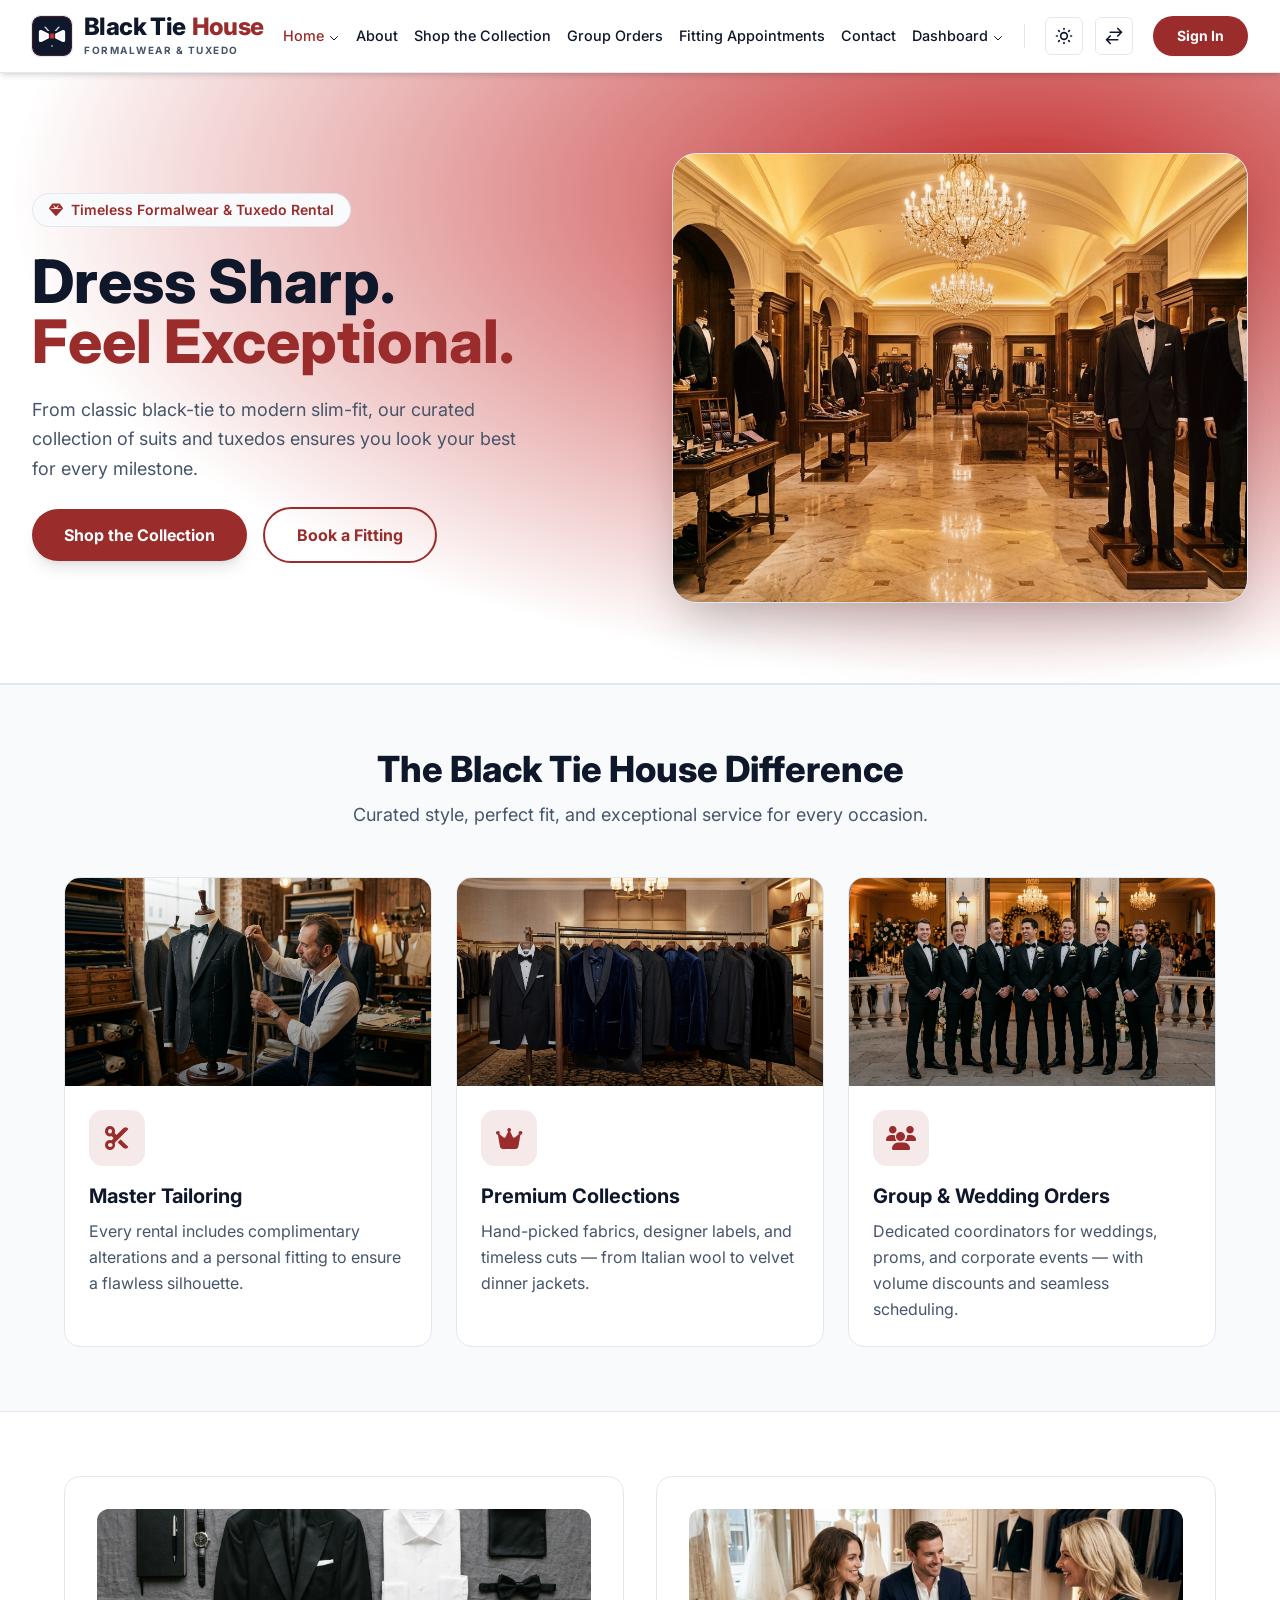
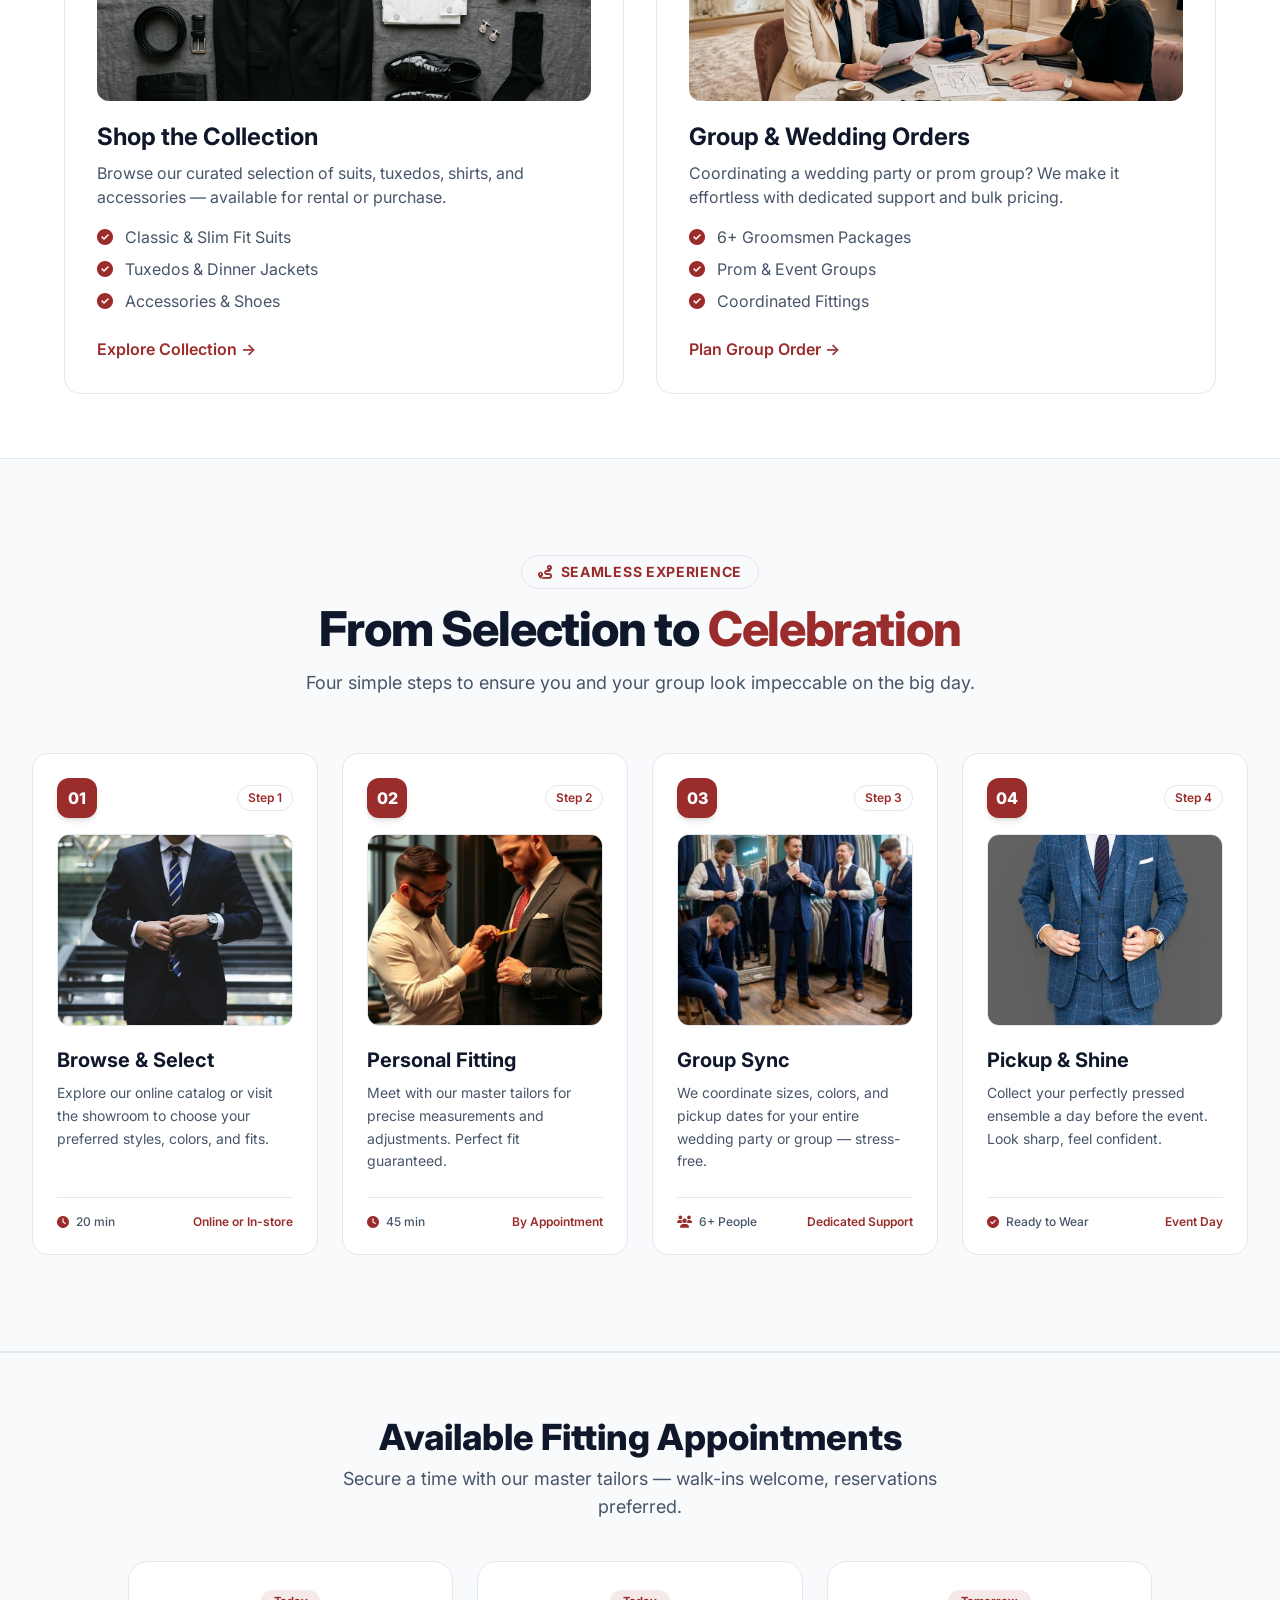
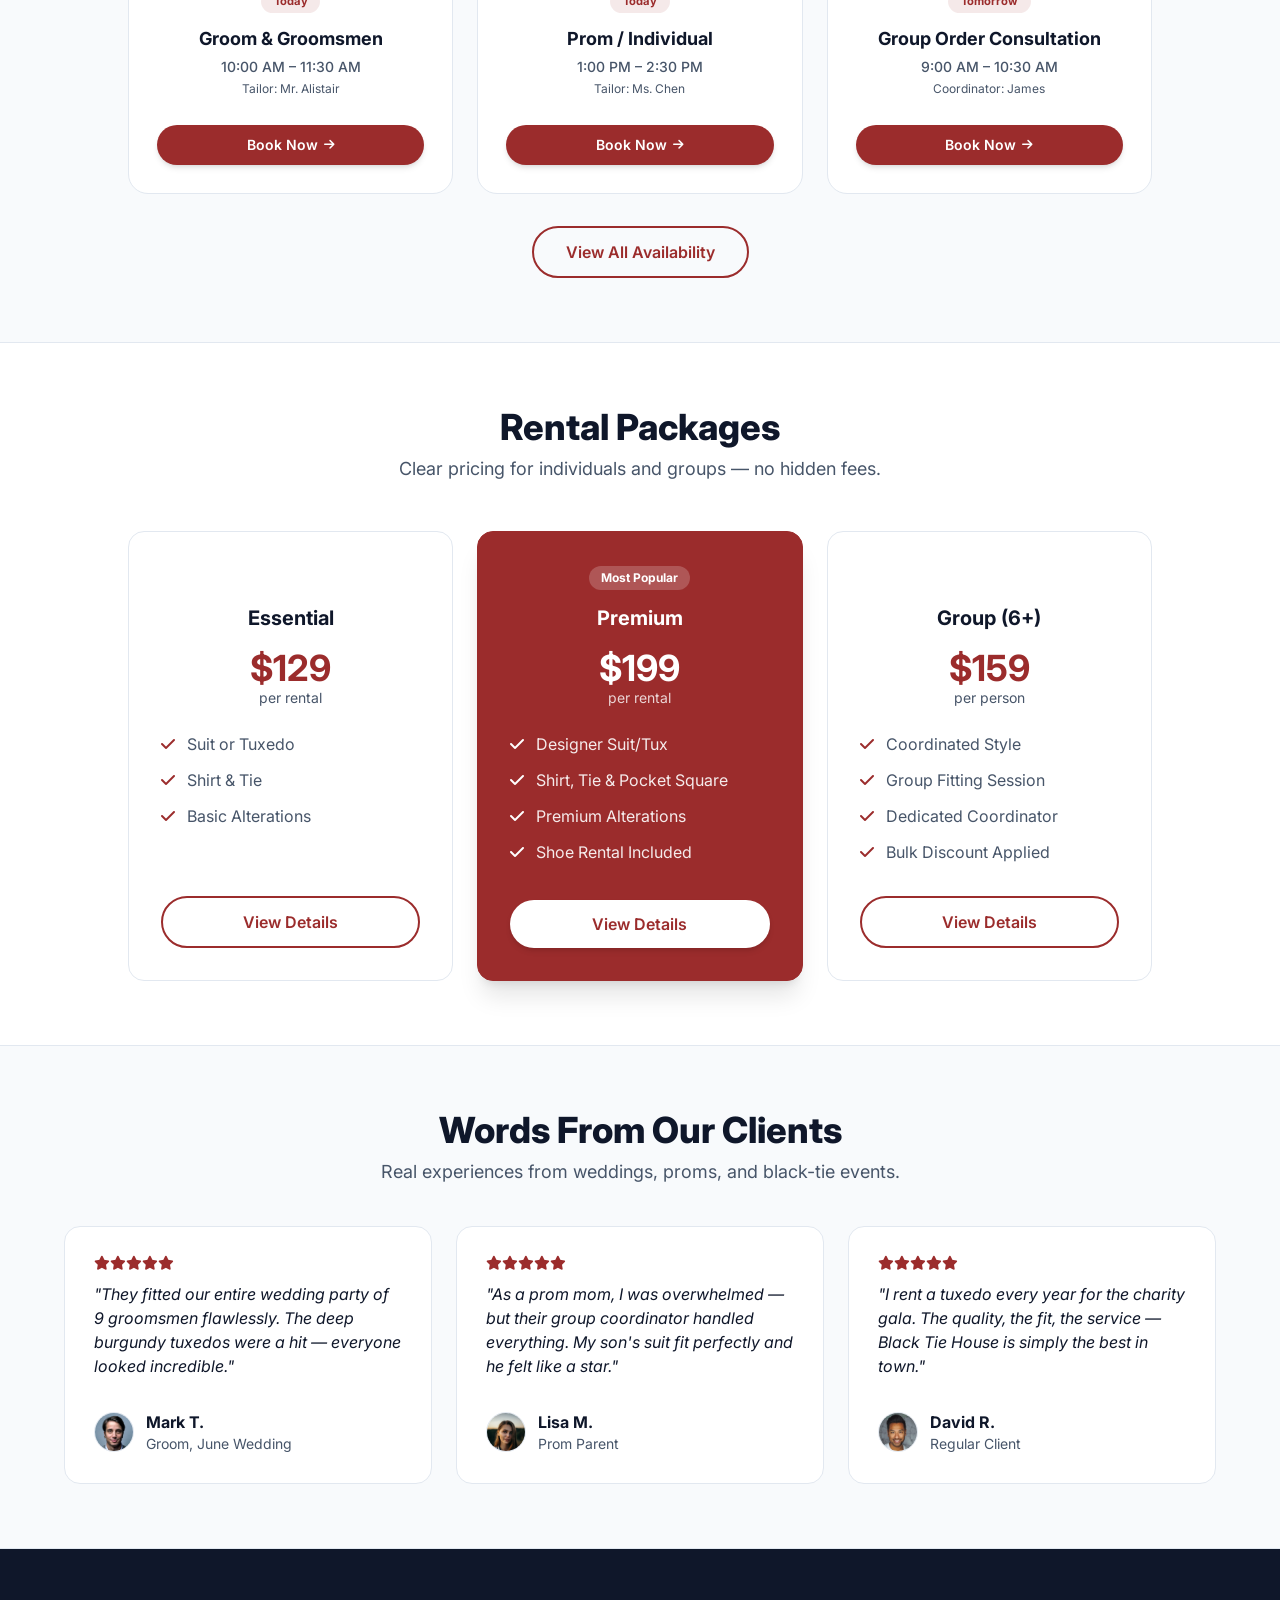
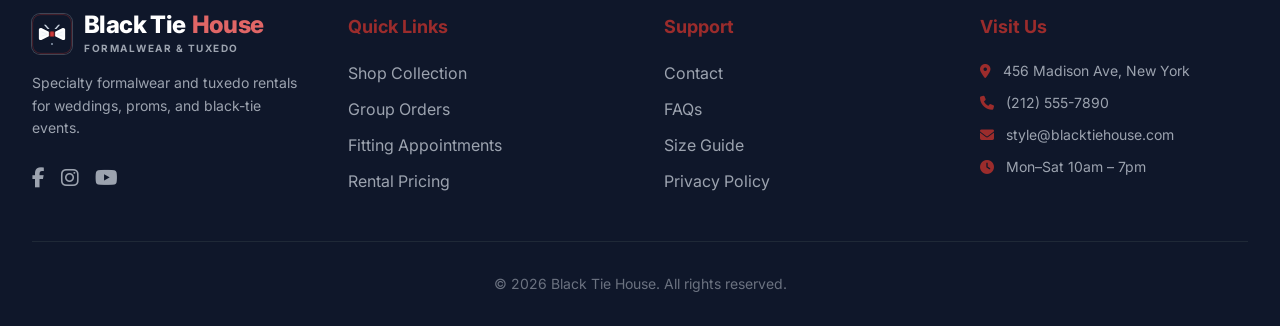
<file: index.html>
<!DOCTYPE html>
<html lang="en" dir="ltr" data-theme="light">
<head>
    <meta charset="UTF-8">
    <meta name="viewport" content="width=device-width, initial-scale=1.0">
    <link rel="icon" type="image/svg+xml" href="assets/logo-icon.svg?v=2" />
    <link rel="preconnect" href="https://fonts.googleapis.com">
    <link rel="preconnect" href="https://fonts.gstatic.com" crossorigin>
    <link href="https://fonts.googleapis.com/css2?family=Inter:wght@300;400;500;600;700;800&display=swap" rel="stylesheet">
    <link rel="stylesheet" href="https://cdnjs.cloudflare.com/ajax/libs/font-awesome/6.5.2/css/all.min.css">
    <title>Black Tie House · Specialty Formalwear & Tuxedo Rental</title>

    <script src="tailwind.js"></script>
    <script>
        tailwind.config = {
            darkMode: ['class', '[data-theme="dark"]'],
            theme: {
                extend: {
                    colors: {
                        'primary-text': 'var(--color-primary-text)',
                        'secondary-text': 'var(--color-secondary-text)',
                        accent: 'var(--color-accent)',
                        'accent-light': 'var(--color-accent-light)',
                        'accent-dark': 'var(--color-accent-dark)',
                        border: 'var(--color-border)',
                        hover: 'var(--color-hover)',
                    },
                    fontFamily: {
                        sans: ['Inter', 'system-ui', '-apple-system', 'sans-serif'],
                    }
                }
            }
        }
    </script>
    <style>
        :root, html[data-theme='light'] {
            --color-background: #FFFFFF;
            --color-primary-text: #0F172A;
            --color-secondary-text: #475569;
            --color-accent: #9B2C2C;        /* deep wine / burgundy – formal */
            --color-accent-light: #C53030;
            --color-accent-dark: #742A2A;
            --color-border: #E2E8F0;
            --color-hover: #F8FAFC;
            --color-footer-bg: #0F172A;
            --color-footer-text: #FFFFFF;
            --header-bg: rgba(255, 255, 255, 0.85);
        }
        html[data-theme='dark'] {
            --color-background: #0F172A;
            --color-primary-text: #F8FAFC;
            --color-secondary-text: #94A3B8;
            --color-accent: #E53E3E;
            --color-accent-light: #FC8181;
            --color-accent-dark: #C53030;
            --color-border: #1E293B;
            --color-hover: #1E293B;
            --color-footer-bg: #030712;
            --color-footer-text: #FFFFFF;
            --header-bg: rgba(15, 23, 42, 0.85);
        }

        body {
            background-color: var(--color-background);
            color: var(--color-primary-text);
            font-family: 'Inter', system-ui, -apple-system, sans-serif;
            transition: background-color 0.3s ease, color 0.3s ease;
            overflow-x: hidden;
        }

        ::-webkit-scrollbar { width: 10px; }
        ::-webkit-scrollbar-track { background: var(--color-background); }
        ::-webkit-scrollbar-thumb { background: var(--color-border); border-radius: 5px; }
        ::-webkit-scrollbar-thumb:hover { background: var(--color-accent); }

        .text-primary-text { color: var(--color-primary-text); }
        .text-secondary-text { color: var(--color-secondary-text); }
        .text-accent { color: var(--color-accent); }
        .bg-background { background-color: var(--color-background); }
        .bg-hover { background-color: var(--color-hover); }
        .bg-accent { background-color: var(--color-accent); }
        .border-border { border-color: var(--color-border); }
        .border-accent { border-color: var(--color-accent); }
        .hover\:text-accent:hover { color: var(--color-accent) !important; }

        #main-header {
            background-color: var(--header-bg);
            backdrop-filter: blur(12px);
            -webkit-backdrop-filter: blur(12px);
        }

        #main-footer {
            background-color: var(--color-footer-bg);
            color: var(--color-footer-text);
        }
        #main-footer .footer-heading { color: var(--color-accent) !important; }
        #main-footer .footer-link:hover { color: var(--color-accent); padding-left: 4px; transition: all 0.2s ease; }

        .nav-link {
            position: relative;
            transition: color 0.3s ease;
            padding-top: 0.25rem;
            padding-bottom: 0.25rem;
            font-weight: 500;
            font-size: 0.9rem;
        }
        .nav-link::after {
            content: '';
            position: absolute;
            left: 0; right: 0; bottom: 0;
            height: 2.5px;
            background-color: var(--color-accent);
            transform: scaleX(0);
            transition: transform 0.3s ease;
            border-radius: 4px;
        }
        .nav-link:hover:not(.active)::after { transform: scaleX(1); }
        .nav-link.active { color: var(--color-accent) !important; }

        .mobile-nav-link {
            color: var(--color-primary-text);
            position: relative;
            display: flex;
            align-items: center;
            justify-content: space-between;
            transition: all 0.2s ease;
        }
        .mobile-nav-link:hover { color: var(--color-accent); background-color: var(--color-hover); }
        .mobile-nav-link.active {
            color: var(--color-accent) !important;
            background-color: rgba(155, 44, 44, 0.08);
            font-weight: 700 !important;
            border-left: 3.5px solid var(--color-accent);
            padding-left: 0.85rem !important;
        }
        html[data-theme='dark'] .mobile-nav-link.active { background-color: rgba(229, 62, 62, 0.15); }
        html[dir='rtl'] .mobile-nav-link.active {
            border-left: none;
            border-right: 3.5px solid var(--color-accent);
            padding-left: 0.75rem !important;
            padding-right: 0.85rem !important;
        }
        .mobile-nav-sublink { transition: all 0.2s ease; }
        .mobile-nav-sublink:hover, .mobile-nav-sublink.active {
            color: var(--color-accent) !important;
            font-weight: 600 !important;
        }

        .dropdown-wrapper { position: relative; }
        .dropdown-menu {
            position: absolute;
            top: 100%;
            left: 0;
            background-color: var(--color-background);
            border: 1px solid var(--color-border);
            border-radius: 0.75rem;
            box-shadow: 0 12px 30px rgba(0, 0, 0, 0.15);
            min-width: 200px;
            z-index: 1000;
            opacity: 0;
            visibility: hidden;
            transform: translateY(8px);
            transition: opacity 0.25s ease, transform 0.25s ease, visibility 0.25s ease;
            padding: 0.4rem 0;
        }
        .dropdown-wrapper:hover .dropdown-menu {
            opacity: 1; visibility: visible; transform: translateY(0);
            display: block;
        }
        .dropdown-menu a {
            display: flex;
            align-items: center;
            padding: 0.6rem 1.2rem;
            color: var(--color-primary-text);
            text-decoration: none;
            font-size: 0.85rem;
            font-weight: 500;
            transition: all 0.2s ease;
            border-bottom: 1px solid var(--color-border);
        }
        .dropdown-menu a:last-child { border-bottom: none; }
        .dropdown-menu a:hover {
            background-color: var(--color-hover);
            color: var(--color-accent);
            padding-left: 1.5rem;
        }
        .dropdown-menu a.active { color: var(--color-accent); }
        .dropdown-menu a i { width: 20px; color: var(--color-accent); margin-right: 8px; }

        @media (max-width: 1024px) {
            .dropdown-menu { position: static; display: none; opacity: 1; visibility: visible; transform: none; box-shadow: none; }
            .dropdown-wrapper:hover .dropdown-menu { display: block; }
        }

        .btn-primary {
            background: var(--color-accent);
            color: white;
            transition: all 0.3s ease;
            cursor: pointer;
            display: inline-flex;
            align-items: center;
            justify-content: center;
        }
        .btn-primary:hover {
            background: var(--color-accent-dark);
            transform: translateY(-2px);
            box-shadow: 0 8px 24px rgba(155, 44, 44, 0.35);
        }
        .btn-primary:active { transform: translateY(0); }
        .btn-outline {
            background: transparent;
            color: var(--color-accent);
            border: 2px solid var(--color-accent);
            transition: all 0.3s ease;
            cursor: pointer;
            display: inline-flex;
            align-items: center;
            justify-content: center;
        }
        .btn-outline:hover {
            background: var(--color-accent);
            color: white;
            box-shadow: 0 4px 16px rgba(155, 44, 44, 0.25);
            transform: translateY(-2px);
        }
        .btn-outline:active { transform: translateY(0); }
        html[data-theme='dark'] .btn-outline:hover { background: var(--color-accent); color: #fff; }

        .hero-bg {
            background: radial-gradient(ellipse at 80% 20%, var(--color-accent-light) 0%, var(--color-background) 70%);
        }
        html[data-theme='dark'] .hero-bg {
            background: radial-gradient(ellipse at 80% 20%, #1E293B 0%, var(--color-background) 70%);
        }

        .feature-card {
            background: var(--color-background);
            border: 1px solid var(--color-border);
            border-radius: 16px;
            padding: 1.8rem;
            transition: all 0.3s ease;
        }
        .feature-card:hover {
            transform: translateY(-4px);
            box-shadow: 0 16px 32px rgba(155, 44, 44, 0.12);
            border-color: var(--color-accent);
        }
        .feature-card .icon-circle {
            width: 56px;
            height: 56px;
            border-radius: 14px;
            background: rgba(155, 44, 44, 0.1);
            display: flex;
            align-items: center;
            justify-content: center;
            font-size: 1.5rem;
            color: var(--color-accent);
            transition: transform 0.3s ease;
        }
        .feature-card:hover .icon-circle { transform: scale(1.1); }
        html[data-theme='dark'] .feature-card .icon-circle { background: rgba(229, 62, 62, 0.2); }

        .testimonial-card {
            background: var(--color-background);
            border: 1px solid var(--color-border);
            border-radius: 16px;
            padding: 1.8rem;
            transition: all 0.3s ease;
        }
        .testimonial-card:hover {
            transform: translateY(-3px);
            box-shadow: 0 12px 28px rgba(0, 0, 0, 0.08);
            border-color: var(--color-accent);
        }

        .img-placeholder {
            background: var(--color-hover);
            display: flex;
            align-items: center;
            justify-content: center;
            font-size: 3rem;
            color: var(--color-secondary-text);
            min-height: 180px;
            background-size: cover;
            background-position: center;
            transition: transform 0.4s ease;
        }
        html[data-theme='dark'] .img-placeholder { background-color: #1E293B; }

        .schedule-card {
            background: var(--color-background);
            border: 1px solid var(--color-border);
            border-radius: 20px;
            transition: all 0.3s ease;
        }
        .schedule-card:hover {
            transform: translateY(-4px);
            border-color: var(--color-accent);
            box-shadow: 0 16px 32px rgba(155, 44, 44, 0.12);
        }
        .schedule-card .time-tag {
            display: inline-block;
            font-size: 0.7rem;
            font-weight: 700;
            padding: 0.2rem 0.8rem;
            border-radius: 100px;
            background: rgba(155, 44, 44, 0.1);
            color: var(--color-accent);
        }
    </style>
</head>
<body class="antialiased flex flex-col min-h-screen">

    <!-- ======== HEADER / NAVIGATION ======== -->
    <header class="sticky top-0 z-50 transition-colors duration-300 shadow-md border-b border-border bg-background" id="main-header">
        <nav class="container mx-auto px-4 sm:px-6 lg:px-8 py-3 flex items-center justify-between h-[72px]">
            <a href="index.html" class="flex items-center gap-3 group shrink-0 transition-transform duration-200 hover:scale-[1.02]">
                <img src="assets/logo-icon.svg" alt="Black Tie House" class="w-10 h-10 rounded-lg shadow-sm shrink-0 object-contain ring-1 ring-border dark:ring-white/15 transition-transform duration-300 group-hover:scale-105">
                <div class="flex flex-col">
                    <div class="flex items-baseline">
                        <span class="text-2xl font-extrabold tracking-tight text-primary-text leading-none font-sans">Black Tie</span>
                        <span class="text-2xl font-extrabold tracking-tight text-accent leading-none font-sans ml-1.5">House</span>
                    </div>
                    <span class="text-[10px] font-bold tracking-[0.15em] text-secondary-text uppercase mt-1">Formalwear & Tuxedo</span>
                </div>
            </a>

            <!-- Desktop Nav -->
            <div class="hidden xl:flex items-center space-x-5">
                <div class="flex space-x-4 rtl:space-x-reverse rtl:ml-6 text-primary-text font-medium">
                    <!-- Home Dropdown -->
                    <div class="dropdown-wrapper">
                        <button class="nav-link home-nav-link flex items-center">
                            Home <svg class="w-3 h-3 ml-1 relative top-[2px] transition-transform duration-200 text-primary-text" fill="none" stroke="currentColor" viewBox="0 0 24 24"><path stroke-linecap="round" stroke-linejoin="round" stroke-width="2" d="M19 9l-7 7-7-7"></path></svg>
                        </button>
                        <div class="dropdown-menu">
                            <a href="index.html">Home 1</a>
                            <a href="home2.html">Home 2</a>
                        </div>
                    </div>
                    
                    <a href="about.html" class="nav-link">About</a>
                    <a href="shop.html" class="nav-link">Shop the Collection</a>
                    <a href="group-orders.html" class="nav-link">Group Orders</a>
                    <a href="appointments.html" class="nav-link">Fitting Appointments</a>
                    <a href="contact.html" class="nav-link">Contact</a>
                    
                    <!-- Dashboard Dropdown -->
                    <div class="dropdown-wrapper">
                        <button class="nav-link flex items-center">
                            Dashboard <svg class="w-3 h-3 ml-1 relative top-[2px] transition-transform duration-200 text-primary-text" fill="none" stroke="currentColor" viewBox="0 0 24 24"><path stroke-linecap="round" stroke-linejoin="round" stroke-width="2" d="M19 9l-7 7-7-7"></path></svg>
                        </button>
                        <div class="dropdown-menu">
                            <a href="client.html">Client</a>
                            <a href="admin.html">Admin</a>
                        </div>
                    </div>
                </div>

                <div class="w-px h-6 bg-border mx-2"></div>

                <div class="flex items-center gap-3">
                    <button id="theme-toggle" class="text-primary-text hover:text-accent p-2 rounded-md border border-border transition duration-200">
                        <svg class="w-5 h-5 light-icon" fill="none" stroke="currentColor" viewBox="0 0 24 24"><path stroke-linecap="round" stroke-linejoin="round" stroke-width="2" d="M12 3v1m0 16v1m9-9h-1M4 12H3m15.364 6.364l-.707-.707M6.343 6.343l-.707-.707m12.728 0l-.707.707M6.343 17.657l-.707.707M16 12a4 4 0 11-8 0 4 4 0 018 0z"></path></svg>
                        <svg class="w-5 h-5 dark-icon hidden" fill="none" stroke="currentColor" viewBox="0 0 24 24"><path stroke-linecap="round" stroke-linejoin="round" stroke-width="2" d="M20.354 15.354A9 9 0 018.646 3.646 9.003 9.003 0 0012 21a9.003 9.003 0 008.354-5.646z"></path></svg>
                    </button>
                    <button id="rtl-toggle" class="text-primary-text hover:text-accent p-2 rounded-md border border-border transition duration-200">
                        <svg class="w-5 h-5" fill="none" stroke="currentColor" viewBox="0 0 24 24"><path stroke-linecap="round" stroke-linejoin="round" stroke-width="2" d="M7.5 21 3 16.5m0 0L7.5 12M3 16.5h13.5m0-13.5L21 7.5m0 0L16.5 12M21 7.5H7.5" /></svg>
                    </button>

                    <div class="flex items-center gap-2 ml-2">
                        <a href="login.html" class="btn-primary px-6 py-2.5 rounded-full font-bold text-sm shadow-sm hover:shadow-lg transition-all duration-200">Sign In</a>
                    </div>
                </div>
            </div>

            <div class="xl:hidden flex items-center">
                <button id="mobile-menu-open" class="text-primary-text hover:text-accent p-1.5 rounded-full">
                    <svg class="w-7 h-7" fill="none" stroke="currentColor" viewBox="0 0 24 24"><path stroke-linecap="round" stroke-linejoin="round" stroke-width="2" d="M4 6h16M4 12h16M4 18h16" /></svg>
                </button>
            </div>
        </nav>
    </header>

    <!-- ======== MAIN CONTENT ======== -->
    <main class="flex-grow">

        <!-- ======== SECTION 1: HERO ======== -->
        <section class="hero-bg py-12 lg:py-20 border-b border-border relative overflow-hidden">
            <div class="absolute top-0 right-0 w-72 h-72 bg-accent/5 rounded-full blur-3xl"></div>
            <div class="absolute bottom-0 left-0 w-96 h-96 bg-accent/10 rounded-full blur-2xl"></div>
            <div class="container mx-auto px-4 sm:px-6 lg:px-8 relative z-10">
                <div class="flex flex-col lg:flex-row items-center gap-12 lg:gap-16">
                    <div class="lg:w-1/2 w-full text-center lg:text-left space-y-6">
                        <div class="inline-flex items-center gap-2 px-4 py-1.5 rounded-full bg-hover border border-border text-sm font-semibold text-accent">
                            <i class="fa-solid fa-gem"></i> Timeless Formalwear & Tuxedo Rental
                        </div>
                        <h1 class="text-4xl md:text-5xl lg:text-6xl font-extrabold text-primary-text leading-tight">
                            Dress Sharp. <br><span class="text-accent">Feel Exceptional.</span>
                        </h1>
                        <p class="text-lg text-secondary-text max-w-lg mx-auto lg:mx-0 leading-relaxed">
                            From classic black-tie to modern slim-fit, our curated collection of suits and tuxedos ensures you look your best for every milestone.
                        </p>
                        <div class="flex flex-col sm:flex-row flex-wrap justify-center lg:justify-start items-center gap-4 w-full sm:w-auto">
                            <a href="shop.html" class="btn-primary px-8 py-3.5 rounded-full font-bold text-base w-full sm:w-auto shadow-lg shadow-accent/20">Shop the Collection</a>
                            <a href="appointments.html" class="btn-outline px-8 py-3.5 rounded-full font-bold text-base w-full sm:w-auto">Book a Fitting</a>
                        </div>
                    </div>
                    <div class="lg:w-1/2 w-full relative">
                        <div class="absolute inset-0 bg-accent opacity-10 blur-3xl rounded-full transform scale-90 translate-x-10 translate-y-10"></div>
                        <div class="img-placeholder w-full h-[300px] md:h-[400px] lg:h-[450px] rounded-3xl shadow-2xl border border-border" style="background-image: url('assets/hero_tuxedo_shop.jpg');"></div>
                    </div>
                </div>
            </div>
        </section>

        <!-- ======== SECTION 2: CORE FEATURES / WHY US ======== -->
        <section id="about" class="bg-hover border-y border-border py-16">
            <div class="container mx-auto px-4 sm:px-6 lg:px-8">
                <div class="text-center max-w-2xl mx-auto mb-12">
                    <h2 class="text-3xl lg:text-4xl font-extrabold text-primary-text">The Black Tie House Difference</h2>
                    <p class="text-secondary-text text-lg mt-3">Curated style, perfect fit, and exceptional service for every occasion.</p>
                </div>
                <div class="grid md:grid-cols-3 gap-6 max-w-6xl mx-auto">
                    <!-- Feature Card 1 -->
                    <div class="feature-card !p-0 overflow-hidden flex flex-col group">
                        <div class="relative h-48 sm:h-52 w-full overflow-hidden">
                            <img src="assets/master_tailoring.jpg" alt="Master Tailoring" class="w-full h-full object-cover group-hover:scale-105 transition-transform duration-500">
                            <div class="absolute inset-0 bg-gradient-to-t from-black/40 to-transparent"></div>
                        </div>
                        <div class="p-6 flex flex-col grow">
                            <div class="icon-circle mb-4"><i class="fa-solid fa-scissors"></i></div>
                            <h3 class="text-xl font-bold text-primary-text">Master Tailoring</h3>
                            <p class="text-secondary-text mt-2 leading-relaxed">Every rental includes complimentary alterations and a personal fitting to ensure a flawless silhouette.</p>
                        </div>
                    </div>

                    <!-- Feature Card 2 -->
                    <div class="feature-card !p-0 overflow-hidden flex flex-col group">
                        <div class="relative h-48 sm:h-52 w-full overflow-hidden">
                            <img src="assets/premium_collections.jpg" alt="Premium Collections" class="w-full h-full object-cover group-hover:scale-105 transition-transform duration-500">
                            <div class="absolute inset-0 bg-gradient-to-t from-black/40 to-transparent"></div>
                        </div>
                        <div class="p-6 flex flex-col grow">
                            <div class="icon-circle mb-4"><i class="fa-solid fa-crown"></i></div>
                            <h3 class="text-xl font-bold text-primary-text">Premium Collections</h3>
                            <p class="text-secondary-text mt-2 leading-relaxed">Hand-picked fabrics, designer labels, and timeless cuts — from Italian wool to velvet dinner jackets.</p>
                        </div>
                    </div>

                    <!-- Feature Card 3 -->
                    <div class="feature-card !p-0 overflow-hidden flex flex-col group">
                        <div class="relative h-48 sm:h-52 w-full overflow-hidden">
                            <img src="assets/wedding_orders.jpg" alt="Group & Wedding Orders" class="w-full h-full object-cover group-hover:scale-105 transition-transform duration-500">
                            <div class="absolute inset-0 bg-gradient-to-t from-black/40 to-transparent"></div>
                        </div>
                        <div class="p-6 flex flex-col grow">
                            <div class="icon-circle mb-4"><i class="fa-solid fa-users"></i></div>
                            <h3 class="text-xl font-bold text-primary-text">Group & Wedding Orders</h3>
                            <p class="text-secondary-text mt-2 leading-relaxed">Dedicated coordinators for weddings, proms, and corporate events — with volume discounts and seamless scheduling.</p>
                        </div>
                    </div>
                </div>
            </div>
        </section>

        <!-- ======== SECTION 3: SHOP & GROUP ORDERS ======== -->
        <section class="container mx-auto px-4 sm:px-6 lg:px-8 py-16">
            <div class="grid md:grid-cols-2 gap-8 max-w-6xl mx-auto items-stretch">
                <div class="bg-background border border-border rounded-2xl p-8 hover:shadow-xl transition-shadow flex flex-col h-full">
                    <div class="img-placeholder h-48 rounded-xl shrink-0" style="background-image: url('assets/suit_collection.jpg');"></div>
                    <h3 class="text-2xl font-bold text-primary-text mt-5">Shop the Collection</h3>
                    <p class="text-secondary-text mt-2 min-h-[48px]">Browse our curated selection of suits, tuxedos, shirts, and accessories — available for rental or purchase.</p>
                    <ul class="mt-4 space-y-2 text-secondary-text grow">
                        <li class="flex items-center gap-3"><i class="fas fa-check-circle text-accent"></i> Classic & Slim Fit Suits</li>
                        <li class="flex items-center gap-3"><i class="fas fa-check-circle text-accent"></i> Tuxedos & Dinner Jackets</li>
                        <li class="flex items-center gap-3"><i class="fas fa-check-circle text-accent"></i> Accessories & Shoes</li>
                    </ul>
                    <div class="pt-6 mt-auto">
                        <a href="shop.html" class="inline-block text-accent font-semibold hover:underline">Explore Collection →</a>
                    </div>
                </div>
                <div class="bg-background border border-border rounded-2xl p-8 hover:shadow-xl transition-shadow flex flex-col h-full">
                    <div class="img-placeholder h-48 rounded-xl shrink-0" style="background-image: url('assets/group_orders.jpg');"></div>
                    <h3 class="text-2xl font-bold text-primary-text mt-5">Group & Wedding Orders</h3>
                    <p class="text-secondary-text mt-2 min-h-[48px]">Coordinating a wedding party or prom group? We make it effortless with dedicated support and bulk pricing.</p>
                    <ul class="mt-4 space-y-2 text-secondary-text grow">
                        <li class="flex items-center gap-3"><i class="fas fa-check-circle text-accent"></i> 6+ Groomsmen Packages</li>
                        <li class="flex items-center gap-3"><i class="fas fa-check-circle text-accent"></i> Prom & Event Groups</li>
                        <li class="flex items-center gap-3"><i class="fas fa-check-circle text-accent"></i> Coordinated Fittings</li>
                    </ul>
                    <div class="pt-6 mt-auto">
                        <a href="group-orders.html" class="inline-block text-accent font-semibold hover:underline">Plan Group Order →</a>
                    </div>
                </div>
            </div>
        </section>

        <!-- ======== VISUAL PATHWAY / HOW IT WORKS ======== -->
        <section class="bg-hover border-y border-border py-16 lg:py-24 relative overflow-hidden">
            <div class="absolute -top-24 -right-24 w-96 h-96 bg-accent/5 rounded-full blur-3xl pointer-events-none"></div>
            <div class="absolute -bottom-24 -left-24 w-96 h-96 bg-accent/10 rounded-full blur-3xl pointer-events-none"></div>

            <div class="container mx-auto px-4 sm:px-6 lg:px-8 relative z-10">
                <div class="text-center max-w-3xl mx-auto mb-14">
                    <div class="inline-flex items-center gap-2 px-4 py-1.5 rounded-full bg-accent/10 border border-accent/20 text-xs sm:text-sm font-bold text-accent mb-4 uppercase tracking-wider">
                        <i class="fa-solid fa-route"></i> Seamless Experience
                    </div>
                    <h2 class="text-3xl sm:text-4xl lg:text-5xl font-extrabold text-primary-text tracking-tight">
                        From Selection to <span class="text-accent">Celebration</span>
                    </h2>
                    <p class="text-secondary-text text-base sm:text-lg mt-4 max-w-2xl mx-auto leading-relaxed">
                        Four simple steps to ensure you and your group look impeccable on the big day.
                    </p>
                </div>

                <div class="grid grid-cols-1 md:grid-cols-2 lg:grid-cols-4 gap-6 max-w-7xl mx-auto">
                    <!-- Step 1 -->
                    <div class="bg-background border border-border rounded-2xl p-6 hover:border-accent/40 hover:shadow-xl transition-all duration-300 flex flex-col justify-between group">
                        <div>
                            <div class="flex items-center justify-between mb-4">
                                <span class="w-10 h-10 rounded-xl bg-accent text-white font-extrabold flex items-center justify-center text-base shadow-md shadow-accent/20">01</span>
                                <span class="px-2.5 py-1 rounded-full text-xs font-semibold bg-accent/10 text-accent border border-accent/20">Step 1</span>
                            </div>
                            <div class="relative w-full h-48 rounded-xl overflow-hidden border border-border mb-5 group-hover:scale-[1.02] transition-transform duration-300">
                                <img src="assets/browse_styles.jpg" alt="Browse Styles" class="w-full h-full object-cover group-hover:scale-105 transition-transform duration-500">
                            </div>
                            <h3 class="text-xl font-bold text-primary-text mb-2 group-hover:text-accent transition-colors">Browse & Select</h3>
                            <p class="text-secondary-text text-sm leading-relaxed">Explore our online catalog or visit the showroom to choose your preferred styles, colors, and fits.</p>
                        </div>
                        <div class="mt-6 pt-4 border-t border-border flex items-center justify-between text-xs text-secondary-text font-medium">
                            <span><i class="fa-solid fa-clock text-accent mr-1"></i> 20 min</span>
                            <span class="text-accent font-semibold">Online or In-store</span>
                        </div>
                    </div>

                    <!-- Step 2 -->
                    <div class="bg-background border border-border rounded-2xl p-6 hover:border-accent/40 hover:shadow-xl transition-all duration-300 flex flex-col justify-between group">
                        <div>
                            <div class="flex items-center justify-between mb-4">
                                <span class="w-10 h-10 rounded-xl bg-accent text-white font-extrabold flex items-center justify-center text-base shadow-md shadow-accent/20">02</span>
                                <span class="px-2.5 py-1 rounded-full text-xs font-semibold bg-accent/10 text-accent border border-accent/20">Step 2</span>
                            </div>
                            <div class="relative w-full h-48 rounded-xl overflow-hidden border border-border mb-5 group-hover:scale-[1.02] transition-transform duration-300">
                                <img src="assets/h2.jpg" alt="Fitting Session" class="w-full h-full object-cover group-hover:scale-105 transition-transform duration-500">
                            </div>
                            <h3 class="text-xl font-bold text-primary-text mb-2 group-hover:text-accent transition-colors">Personal Fitting</h3>
                            <p class="text-secondary-text text-sm leading-relaxed">Meet with our master tailors for precise measurements and adjustments. Perfect fit guaranteed.</p>
                        </div>
                        <div class="mt-6 pt-4 border-t border-border flex items-center justify-between text-xs text-secondary-text font-medium">
                            <span><i class="fa-solid fa-clock text-accent mr-1"></i> 45 min</span>
                            <span class="text-accent font-semibold">By Appointment</span>
                        </div>
                    </div>

                    <!-- Step 3 -->
                    <div class="bg-background border border-border rounded-2xl p-6 hover:border-accent/40 hover:shadow-xl transition-all duration-300 flex flex-col justify-between group">
                        <div>
                            <div class="flex items-center justify-between mb-4">
                                <span class="w-10 h-10 rounded-xl bg-accent text-white font-extrabold flex items-center justify-center text-base shadow-md shadow-accent/20">03</span>
                                <span class="px-2.5 py-1 rounded-full text-xs font-semibold bg-accent/10 text-accent border border-accent/20">Step 3</span>
                            </div>
                            <div class="relative w-full h-48 rounded-xl overflow-hidden border border-border mb-5 group-hover:scale-[1.02] transition-transform duration-300">
                                <img src="assets/h1.jpg" alt="Wedding party dressed for a group event" class="w-full h-full object-cover group-hover:scale-105 transition-transform duration-500">
                            </div>
                            <h3 class="text-xl font-bold text-primary-text mb-2 group-hover:text-accent transition-colors">Group Sync</h3>
                            <p class="text-secondary-text text-sm leading-relaxed">We coordinate sizes, colors, and pickup dates for your entire wedding party or group — stress-free.</p>
                        </div>
                        <div class="mt-6 pt-4 border-t border-border flex items-center justify-between text-xs text-secondary-text font-medium">
                            <span><i class="fa-solid fa-users text-accent mr-1"></i> 6+ People</span>
                            <span class="text-accent font-semibold">Dedicated Support</span>
                        </div>
                    </div>

                    <!-- Step 4 -->
                    <div class="bg-background border border-border rounded-2xl p-6 hover:border-accent/40 hover:shadow-xl transition-all duration-300 flex flex-col justify-between group">
                        <div>
                            <div class="flex items-center justify-between mb-4">
                                <span class="w-10 h-10 rounded-xl bg-accent text-white font-extrabold flex items-center justify-center text-base shadow-md shadow-accent/20">04</span>
                                <span class="px-2.5 py-1 rounded-full text-xs font-semibold bg-accent/10 text-accent border border-accent/20">Step 4</span>
                            </div>
                            <div class="relative w-full h-48 rounded-xl overflow-hidden border border-border mb-5 group-hover:scale-[1.02] transition-transform duration-300">
                                <img src="assets/test_step4.jpg" alt="Customer collecting a fitted formalwear outfit" class="w-full h-full object-cover group-hover:scale-105 transition-transform duration-500">
                            </div>
                            <h3 class="text-xl font-bold text-primary-text mb-2 group-hover:text-accent transition-colors">Pickup & Shine</h3>
                            <p class="text-secondary-text text-sm leading-relaxed">Collect your perfectly pressed ensemble a day before the event. Look sharp, feel confident.</p>
                        </div>
                        <div class="mt-6 pt-4 border-t border-border flex items-center justify-between text-xs text-secondary-text font-medium">
                            <span><i class="fa-solid fa-circle-check text-accent mr-1"></i> Ready to Wear</span>
                            <span class="text-accent font-semibold">Event Day</span>
                        </div>
                    </div>
                </div>
            </div>
        </section>

        <!-- ======== SECTION 4: UPCOMING FITTING SLOTS / SCHEDULE PREVIEW ======== -->
        <section class="bg-hover border-y border-border py-16">
            <div class="container mx-auto px-4 sm:px-6 lg:px-8">
                <div class="text-center max-w-2xl mx-auto mb-10">
                    <h2 class="text-3xl lg:text-4xl font-extrabold text-primary-text">Available Fitting Appointments</h2>
                    <p class="text-secondary-text text-lg mt-2">Secure a time with our master tailors — walk-ins welcome, reservations preferred.</p>
                </div>
                <div class="grid md:grid-cols-3 gap-6 max-w-5xl mx-auto items-stretch">
                    <div class="schedule-card flex flex-col items-center text-center p-6 sm:p-7">
                        <span class="time-tag mb-3">Today</span>
                        <h4 class="font-bold text-lg text-primary-text mb-1">Groom & Groomsmen</h4>
                        <p class="text-secondary-text text-sm font-medium">10:00 AM – 11:30 AM</p>
                        <p class="text-secondary-text text-xs mt-1 mb-5">Tailor: Mr. Alistair</p>
                        <div class="mt-auto w-full pt-2">
                            <a href="appointments.html" class="btn-primary w-full py-2.5 px-5 rounded-full text-sm font-semibold shadow-md shadow-accent/20">
                                Book Now <i class="fa-solid fa-arrow-right ml-1.5 text-xs"></i>
                            </a>
                        </div>
                    </div>
                    <div class="schedule-card flex flex-col items-center text-center p-6 sm:p-7">
                        <span class="time-tag mb-3">Today</span>
                        <h4 class="font-bold text-lg text-primary-text mb-1">Prom / Individual</h4>
                        <p class="text-secondary-text text-sm font-medium">1:00 PM – 2:30 PM</p>
                        <p class="text-secondary-text text-xs mt-1 mb-5">Tailor: Ms. Chen</p>
                        <div class="mt-auto w-full pt-2">
                            <a href="appointments.html" class="btn-primary w-full py-2.5 px-5 rounded-full text-sm font-semibold shadow-md shadow-accent/20">
                                Book Now <i class="fa-solid fa-arrow-right ml-1.5 text-xs"></i>
                            </a>
                        </div>
                    </div>
                    <div class="schedule-card flex flex-col items-center text-center p-6 sm:p-7">
                        <span class="time-tag mb-3">Tomorrow</span>
                        <h4 class="font-bold text-lg text-primary-text mb-1">Group Order Consultation</h4>
                        <p class="text-secondary-text text-sm font-medium">9:00 AM – 10:30 AM</p>
                        <p class="text-secondary-text text-xs mt-1 mb-5">Coordinator: James</p>
                        <div class="mt-auto w-full pt-2">
                            <a href="appointments.html" class="btn-primary w-full py-2.5 px-5 rounded-full text-sm font-semibold shadow-md shadow-accent/20">
                                Book Now <i class="fa-solid fa-arrow-right ml-1.5 text-xs"></i>
                            </a>
                        </div>
                    </div>
                </div>
                <div class="text-center mt-8">
                    <a href="appointments.html" class="btn-outline px-8 py-3 rounded-full font-semibold inline-block">View All Availability</a>
                </div>
            </div>
        </section>

        <!-- ======== SECTION 5: PRICING / PACKAGES ======== -->
        <section class="container mx-auto px-4 sm:px-6 lg:px-8 py-16">
            <div class="text-center max-w-2xl mx-auto mb-12">
                <h2 class="text-3xl lg:text-4xl font-extrabold text-primary-text">Rental Packages</h2>
                <p class="text-secondary-text text-lg mt-2">Clear pricing for individuals and groups — no hidden fees.</p>
            </div>
            <div class="grid md:grid-cols-3 gap-6 max-w-5xl mx-auto items-stretch">
                <div class="bg-background border border-border rounded-2xl p-8 flex flex-col justify-between h-full hover:shadow-xl transition-all">
                    <div class="flex-grow flex flex-col">
                        <div class="h-7 mb-3"></div>
                        <h3 class="text-xl font-bold text-primary-text text-center">Essential</h3>
                        <p class="text-4xl font-bold text-accent mt-4 text-center">$129</p>
                        <p class="text-secondary-text text-sm text-center">per rental</p>
                        <ul class="mt-6 space-y-3 text-secondary-text text-left flex-grow">
                            <li class="flex items-center gap-3"><i class="fas fa-check text-accent"></i> Suit or Tuxedo</li>
                            <li class="flex items-center gap-3"><i class="fas fa-check text-accent"></i> Shirt & Tie</li>
                            <li class="flex items-center gap-3"><i class="fas fa-check text-accent"></i> Basic Alterations</li>
                        </ul>
                    </div>
                    <a href="pricing.html" class="btn-outline w-full mt-8 py-3 rounded-full font-semibold block text-center">View Details</a>
                </div>
                <div class="bg-accent text-white rounded-2xl p-8 flex flex-col justify-between h-full shadow-xl shadow-accent/20 transition-all border border-accent">
                    <div class="flex-grow flex flex-col">
                        <div class="h-7 mb-3 text-center">
                            <span class="inline-block bg-white/20 text-white text-xs font-bold px-3 py-1 rounded-full">Most Popular</span>
                        </div>
                        <h3 class="text-xl font-bold text-center">Premium</h3>
                        <p class="text-4xl font-bold mt-4 text-center">$199</p>
                        <p class="text-white/80 text-sm text-center">per rental</p>
                        <ul class="mt-6 space-y-3 text-white/90 text-left flex-grow">
                            <li class="flex items-center gap-3"><i class="fas fa-check text-white"></i> Designer Suit/Tux</li>
                            <li class="flex items-center gap-3"><i class="fas fa-check text-white"></i> Shirt, Tie & Pocket Square</li>
                            <li class="flex items-center gap-3"><i class="fas fa-check text-white"></i> Premium Alterations</li>
                            <li class="flex items-center gap-3"><i class="fas fa-check text-white"></i> Shoe Rental Included</li>
                        </ul>
                    </div>
                    <a href="pricing.html" class="bg-white text-accent w-full mt-8 py-3 rounded-full font-semibold block text-center hover:bg-gray-100 transition shadow-md">View Details</a>
                </div>
                <div class="bg-background border border-border rounded-2xl p-8 flex flex-col justify-between h-full hover:shadow-xl transition-all">
                    <div class="flex-grow flex flex-col">
                        <div class="h-7 mb-3"></div>
                        <div class="text-center">
                            <h3 class="text-xl font-bold text-primary-text text-center">Group (6+)</h3>
                            <p class="text-4xl font-bold text-accent mt-4 text-center">$159</p>
                            <p class="text-secondary-text text-sm text-center">per person</p>
                        </div>
                        <ul class="mt-6 space-y-3 text-secondary-text text-left flex-grow">
                            <li class="flex items-center gap-3"><i class="fas fa-check text-accent"></i> Coordinated Style</li>
                            <li class="flex items-center gap-3"><i class="fas fa-check text-accent"></i> Group Fitting Session</li>
                            <li class="flex items-center gap-3"><i class="fas fa-check text-accent"></i> Dedicated Coordinator</li>
                            <li class="flex items-center gap-3"><i class="fas fa-check text-accent"></i> Bulk Discount Applied</li>
                        </ul>
                    </div>
                    <a href="pricing.html" class="btn-outline w-full mt-8 py-3 rounded-full font-semibold block text-center">View Details</a>
                </div>
            </div>
        </section>

        <!-- ======== SECTION 6: TESTIMONIALS ======== -->
        <section class="bg-hover border-y border-border py-16">
            <div class="container mx-auto px-4 sm:px-6 lg:px-8">
                <div class="text-center max-w-2xl mx-auto mb-10">
                    <h2 class="text-3xl lg:text-4xl font-extrabold text-primary-text">Words From Our Clients</h2>
                    <p class="text-secondary-text text-lg mt-2">Real experiences from weddings, proms, and black-tie events.</p>
                </div>
                <div class="grid md:grid-cols-3 gap-6 max-w-6xl mx-auto items-stretch">
                    <div class="testimonial-card flex flex-col h-full">
                        <div class="flex text-accent text-sm mb-3"><i class="fas fa-star"></i><i class="fas fa-star"></i><i class="fas fa-star"></i><i class="fas fa-star"></i><i class="fas fa-star"></i></div>
                        <p class="text-primary-text italic grow">"They fitted our entire wedding party of 9 groomsmen flawlessly. The deep burgundy tuxedos were a hit — everyone looked incredible."</p>
                        <div class="flex items-center gap-3 mt-6 pt-2">
                            <img src="assets/avatar_mark.jpg" alt="Mark T." class="w-10 h-10 rounded-full object-cover object-top border border-border shrink-0" style="object-position: center top;">
                            <div><h4 class="font-bold text-primary-text">Mark T.</h4><p class="text-secondary-text text-sm">Groom, June Wedding</p></div>
                        </div>
                    </div>
                    <div class="testimonial-card flex flex-col h-full">
                        <div class="flex text-accent text-sm mb-3"><i class="fas fa-star"></i><i class="fas fa-star"></i><i class="fas fa-star"></i><i class="fas fa-star"></i><i class="fas fa-star"></i></div>
                        <p class="text-primary-text italic grow">"As a prom mom, I was overwhelmed — but their group coordinator handled everything. My son's suit fit perfectly and he felt like a star."</p>
                        <div class="flex items-center gap-3 mt-6 pt-2">
                            <img src="assets/avatar_lisa.jpg" alt="Lisa M." class="w-10 h-10 rounded-full object-cover object-top border border-border shrink-0" style="object-position: center top;">
                            <div><h4 class="font-bold text-primary-text">Lisa M.</h4><p class="text-secondary-text text-sm">Prom Parent</p></div>
                        </div>
                    </div>
                    <div class="testimonial-card flex flex-col h-full">
                        <div class="flex text-accent text-sm mb-3"><i class="fas fa-star"></i><i class="fas fa-star"></i><i class="fas fa-star"></i><i class="fas fa-star"></i><i class="fas fa-star"></i></div>
                        <p class="text-primary-text italic grow">"I rent a tuxedo every year for the charity gala. The quality, the fit, the service — Black Tie House is simply the best in town."</p>
                        <div class="flex items-center gap-3 mt-6 pt-2">
                            <img src="assets/avatar_david.jpg" alt="David R." class="w-10 h-10 rounded-full object-cover object-top border border-border shrink-0" style="object-position: center top;">
                            <div><h4 class="font-bold text-primary-text">David R.</h4><p class="text-secondary-text text-sm">Regular Client</p></div>
                        </div>
                    </div>
                </div>
            </div>
        </section>
    </main>

    <!-- ======== MOBILE DRAWER ======== -->
    <div id="mobile-menu-drawer" class="fixed inset-0 z-50 pointer-events-none transition-all duration-300">
        <div id="drawer-backdrop" class="absolute inset-0 bg-black opacity-0 transition-opacity duration-300 pointer-events-none"></div>
        <div id="drawer-content" class="absolute top-0 left-0 right-0 bg-background rounded-b-2xl shadow-2xl p-6 xl:hidden max-h-[85vh] overflow-y-auto transform translate-y-[-100%] transition-transform duration-300 ease-out">
            <div class="flex justify-between items-center pb-4 border-b border-border">
                <a href="index.html" class="flex items-center gap-3 group shrink-0">
                    <img src="assets/logo-icon.svg" alt="Black Tie House" class="w-10 h-10 rounded-lg shadow-sm shrink-0 object-contain ring-1 ring-border dark:ring-white/15">
                    <div class="flex flex-col">
                        <div class="flex items-baseline">
                            <span class="text-xl font-extrabold tracking-tight text-primary-text leading-none font-sans">Black Tie</span>
                        <span class="text-xl font-extrabold tracking-tight text-accent leading-none font-sans ml-1.5">House</span>
                        </div>
                        <span class="text-[9px] font-bold tracking-[0.15em] text-secondary-text uppercase mt-0.5">Formalwear & Tuxedo</span>
                    </div>
                </a>
                <button id="mobile-menu-close" class="text-primary-text hover:text-accent"><svg class="w-6 h-6" fill="none" stroke="currentColor" viewBox="0 0 24 24"><path stroke-linecap="round" stroke-linejoin="round" stroke-width="2" d="M6 18L18 6M6 6l12 12"></path></svg></button>
            </div>
            <nav class="flex flex-col space-y-1.5 py-4">
                <div>
                    <button class="mobile-nav-link block font-semibold text-lg py-2.5 px-3 rounded-xl w-full text-left flex justify-between items-center" id="mobile-home-toggle">
                        <span>Home</span>
                        <svg class="w-4 h-4 transform transition-transform duration-200 text-primary-text" id="home-icon" fill="none" stroke="currentColor" viewBox="0 0 24 24"><path stroke-linecap="round" stroke-linejoin="round" stroke-width="2" d="M19 9l-7 7-7-7"></path></svg>
                    </button>
                    <div id="mobile-home-menu" class="hidden pl-4 flex flex-col space-y-1 mt-1 border-l-2 border-border">
                        <a href="index.html" class="mobile-nav-sublink active block text-secondary-text hover:text-accent text-base py-1.5 px-2 rounded-lg">Home 1</a>
                        <a href="home2.html" class="mobile-nav-sublink block text-secondary-text hover:text-accent text-base py-1.5 px-2 rounded-lg">Home 2</a>
                    </div>
                </div>
                <a href="about.html" class="mobile-nav-link block font-semibold text-lg py-2.5 px-3 rounded-xl">About</a>
                <a href="shop.html" class="mobile-nav-link block font-semibold text-lg py-2.5 px-3 rounded-xl">Shop the Collection</a>
                <a href="group-orders.html" class="mobile-nav-link block font-semibold text-lg py-2.5 px-3 rounded-xl">Group Orders</a>
                <a href="appointments.html" class="mobile-nav-link block font-semibold text-lg py-2.5 px-3 rounded-xl">Fitting Appointments</a>
                <a href="contact.html" class="mobile-nav-link block font-semibold text-lg py-2.5 px-3 rounded-xl">Contact</a>
                <div>
                    <button class="mobile-nav-link block font-semibold text-lg py-2.5 px-3 rounded-xl w-full text-left flex justify-between items-center" id="mobile-dash-toggle">
                        <span>Dashboard</span>
                        <svg class="w-4 h-4 transform transition-transform duration-200 text-primary-text" id="dash-icon" fill="none" stroke="currentColor" viewBox="0 0 24 24"><path stroke-linecap="round" stroke-linejoin="round" stroke-width="2" d="M19 9l-7 7-7-7"></path></svg>
                    </button>
                    <div id="mobile-dash-menu" class="hidden pl-4 flex flex-col space-y-1 mt-1 border-l-2 border-border">
                        <a href="client.html" class="mobile-nav-sublink block text-secondary-text hover:text-accent text-base py-1.5 px-2 rounded-lg">Client</a>
                        <a href="admin.html" class="mobile-nav-sublink block text-secondary-text hover:text-accent text-base py-1.5 px-2 rounded-lg">Admin</a>
                    </div>
                </div>
            </nav>
            <div class="pt-4 border-t border-border mt-2 flex justify-around items-center">
                <button id="drawer-rtl-toggle" class="flex flex-col items-center"><svg class="w-6 h-6" fill="none" stroke="currentColor" viewBox="0 0 24 24"><path stroke-linecap="round" stroke-linejoin="round" stroke-width="2" d="M7.5 21 3 16.5m0 0L7.5 12M3 16.5h13.5m0-13.5L21 7.5m0 0L16.5 12M21 7.5H7.5" /></svg><span class="text-xs mt-1 text-secondary-text">RTL</span></button>
                <button id="drawer-theme-toggle" class="flex flex-col items-center">
                    <svg class="w-6 h-6 light-icon" fill="none" stroke="currentColor" viewBox="0 0 24 24"><path stroke-linecap="round" stroke-linejoin="round" stroke-width="2" d="M12 3v1m0 16v1m9-9h-1M4 12H3m15.364 6.364l-.707-.707M6.343 6.343l-.707-.707m12.728 0l-.707.707M6.343 17.657l-.707.707M16 12a4 4 0 11-8 0 4 4 0 018 0z"/></svg>
                    <svg class="w-6 h-6 dark-icon hidden" fill="none" stroke="currentColor" viewBox="0 0 24 24"><path stroke-linecap="round" stroke-linejoin="round" stroke-width="2" d="M20.354 15.354A9 9 0 018.646 3.646 9.003 9.003 0 0012 21a9.003 9.003 0 008.354-5.646z"/></svg>
                    <span class="text-xs mt-1 text-secondary-text">Theme</span>
                </button>
            </div>
            <div class="flex mt-5 w-full">
                <a href="login.html" class="w-full btn-primary text-center py-3 rounded-full font-bold text-sm shadow-sm">Sign In</a>
            </div>
        </div>
    </div>

    <!-- ======== FOOTER ======== -->
    <footer id="main-footer" class="pt-16 transition-colors duration-300">
        <div class="container mx-auto px-4 sm:px-6 lg:px-8">
            <div class="grid grid-cols-1 sm:grid-cols-2 lg:grid-cols-4 gap-12 pb-12 border-b border-gray-800 text-center sm:text-left">
                <div class="flex flex-col items-center sm:items-start">
                    <a href="index.html" class="flex items-center justify-center sm:justify-start gap-3 group shrink-0 transition-transform duration-200 hover:scale-[1.02]">
                        <img src="assets/logo-icon.svg" alt="Black Tie House" class="w-10 h-10 rounded-lg shadow-sm shrink-0 object-contain ring-1 ring-white/20 transition-transform duration-300 group-hover:scale-105">
                        <div class="flex flex-col text-left">
                            <div class="flex items-baseline">
                                <span class="text-2xl font-extrabold tracking-tight text-white leading-none font-sans">Black Tie</span>
                        <span class="text-2xl font-extrabold tracking-tight text-[#E06666] leading-none font-sans ml-1.5">House</span>
                            </div>
                            <span class="text-[10px] font-bold tracking-[0.15em] text-gray-400 uppercase mt-1">Formalwear & Tuxedo</span>
                        </div>
                    </a>
                    <p class="text-gray-400 text-sm mt-4 leading-relaxed max-w-sm sm:max-w-none">Specialty formalwear and tuxedo rentals for weddings, proms, and black-tie events.</p>
                    <div class="flex justify-center sm:justify-start gap-4 mt-6">
                        <a href="#" class="text-gray-400 hover:text-accent transition text-xl"><i class="fab fa-facebook-f"></i></a>
                        <a href="#" class="text-gray-400 hover:text-accent transition text-xl"><i class="fab fa-instagram"></i></a>
                        <a href="#" class="text-gray-400 hover:text-accent transition text-xl"><i class="fab fa-youtube"></i></a>
                    </div>
                </div>
                <div>
                    <h4 class="footer-heading font-bold text-lg mb-5">Quick Links</h4>
                    <ul class="space-y-3">
                        <li><a href="shop.html" class="footer-link text-gray-400 hover:text-accent transition">Shop Collection</a></li>
                        <li><a href="group-orders.html" class="footer-link text-gray-400 hover:text-accent transition">Group Orders</a></li>
                        <li><a href="appointments.html" class="footer-link text-gray-400 hover:text-accent transition">Fitting Appointments</a></li>
                        <li><a href="pricing.html" class="footer-link text-gray-400 hover:text-accent transition">Rental Pricing</a></li>
                    </ul>
                </div>
                <div>
                    <h4 class="footer-heading font-bold text-lg mb-5">Support</h4>
                    <ul class="space-y-3">
                        <li><a href="contact.html" class="footer-link text-gray-400 hover:text-accent transition">Contact</a></li>
                        <li><a href="contact.html#faq" class="footer-link text-gray-400 hover:text-accent transition">FAQs</a></li>
                        <li><a href="#" class="footer-link text-gray-400 hover:text-accent transition">Size Guide</a></li>
                        <li><a href="#" class="footer-link text-gray-400 hover:text-accent transition">Privacy Policy</a></li>
                    </ul>
                </div>
                <div>
                    <h4 class="footer-heading font-bold text-lg mb-5">Visit Us</h4>
                    <ul class="space-y-3 text-gray-400 text-sm">
                        <li class="flex items-center justify-center sm:justify-start gap-3"><i class="fas fa-map-marker-alt text-accent"></i> 456 Madison Ave, New York</li>
                        <li class="flex items-center justify-center sm:justify-start gap-3"><i class="fas fa-phone text-accent"></i> (212) 555-7890</li>
                        <li class="flex items-center justify-center sm:justify-start gap-3"><i class="fas fa-envelope text-accent"></i> style@blacktiehouse.com</li>
                        <li class="flex items-center justify-center sm:justify-start gap-3"><i class="fas fa-clock text-accent"></i> Mon–Sat 10am – 7pm</li>
                    </ul>
                </div>
            </div>
            <div class="py-8 text-center text-gray-500 text-sm">© 2026 Black Tie House. All rights reserved.</div>
        </div>
    </footer>

    <!-- ======== SCRIPTS ======== -->
    <script>
        document.addEventListener('DOMContentLoaded', () => {
            const html = document.documentElement;

            // Mobile Drawer
            const menuDrawer = document.getElementById('mobile-menu-drawer');
            const menuContent = document.getElementById('drawer-content');
            const menuBackdrop = document.getElementById('drawer-backdrop');

            const openDrawer = () => {
                menuDrawer.classList.remove('pointer-events-none');
                menuContent.classList.remove('translate-y-[-100%]');
                menuBackdrop.classList.add('opacity-50', 'pointer-events-auto');
                document.body.style.overflow = 'hidden';
            };
            const closeDrawer = () => {
                menuContent.classList.add('translate-y-[-100%]');
                menuBackdrop.classList.remove('opacity-50', 'pointer-events-auto');
                setTimeout(() => { menuDrawer.classList.add('pointer-events-none'); document.body.style.overflow = ''; }, 300);
            };

            document.getElementById('mobile-menu-open').addEventListener('click', openDrawer);
            document.getElementById('mobile-menu-close').addEventListener('click', closeDrawer);
            menuBackdrop.addEventListener('click', closeDrawer);

            // Mobile Accordion (Home & Dashboard)
            const setupAccordion = (toggleId, menuId, iconId) => {
                const toggle = document.getElementById(toggleId);
                toggle?.addEventListener('click', () => {
                    const menu = document.getElementById(menuId);
                    const icon = document.getElementById(iconId);
                    if(menu) menu.classList.toggle('hidden');
                    if(icon) icon.classList.toggle('rotate-180');
                });
            };
            setupAccordion('mobile-home-toggle', 'mobile-home-menu', 'home-icon');
            setupAccordion('mobile-dash-toggle', 'mobile-dash-menu', 'dash-icon');

            // Theme Toggle
            const themeToggles = [document.getElementById('theme-toggle'), document.getElementById('drawer-theme-toggle')];
            const applyTheme = (theme) => {
                html.setAttribute('data-theme', theme);
                document.querySelectorAll('.light-icon').forEach(i => i.classList.toggle('hidden', theme === 'dark'));
                document.querySelectorAll('.dark-icon').forEach(i => i.classList.toggle('hidden', theme === 'light'));
            };
            themeToggles.forEach(btn => btn?.addEventListener('click', () => {
                const next = html.getAttribute('data-theme') === 'light' ? 'dark' : 'light';
                localStorage.setItem('theme', next);
                applyTheme(next);
            }));
            applyTheme(localStorage.getItem('theme') || 'light');

            // RTL Toggle
            const rtlToggles = [document.getElementById('rtl-toggle'), document.getElementById('drawer-rtl-toggle')];
            rtlToggles.forEach(btn => btn?.addEventListener('click', () => {
                const current = html.getAttribute('dir') === 'rtl' ? 'ltr' : 'rtl';
                html.setAttribute('dir', current);
                localStorage.setItem('dir', current);
            }));
            const savedDir = localStorage.getItem('dir');
            if (savedDir) html.setAttribute('dir', savedDir);

            // Active Nav Logic (Desktop + Mobile Drawer)
            const setActiveNavLink = () => {
                const currentPath = window.location.pathname.split('/').pop() || 'index.html';
                document.querySelectorAll('.dropdown-menu a[href]').forEach(link => {
                    link.classList.toggle('active', link.getAttribute('href') === currentPath);
                });
                document.querySelector('.home-nav-link')?.classList.toggle('active', ['index.html', 'home2.html'].includes(currentPath));
                
                document.querySelectorAll('.nav-link').forEach(link => {
                    if (link.classList.contains('home-nav-link')) return;
                    if (link.getAttribute('href') === currentPath) {
                        link.classList.add('active');
                    } else {
                        link.classList.remove('active');
                    }
                });

                // Highlight Home nav-link on index
                document.querySelectorAll('.nav-link').forEach(link => {
                    if (link.getAttribute('href') === 'index.html' && (currentPath === 'index.html' || currentPath === '')) {
                        link.classList.add('active');
                    }
                });

                document.querySelectorAll('.mobile-nav-link').forEach(link => {
                    if (link.getAttribute('href') === currentPath) {
                        link.classList.add('active');
                    } else {
                        link.classList.remove('active');
                    }
                });

                document.querySelectorAll('.mobile-nav-sublink').forEach(link => {
                    if (link.getAttribute('href') === currentPath) {
                        link.classList.add('active');
                    } else {
                        link.classList.remove('active');
                    }
                });

                // Open mobile accordions if sublink active
                if (['client.html', 'admin.html', 'dashboard.html'].includes(currentPath)) {
                    document.getElementById('mobile-dash-toggle')?.classList.add('active');
                    document.getElementById('mobile-dash-menu')?.classList.remove('hidden');
                    document.getElementById('dash-icon')?.classList.add('rotate-180');
                }
                if (['index.html', 'home2.html', ''].includes(currentPath)) {
                    document.getElementById('mobile-home-toggle')?.classList.add('active');
                }
            };
            setActiveNavLink();
        });
    </script>
</body>
</html>
</file>
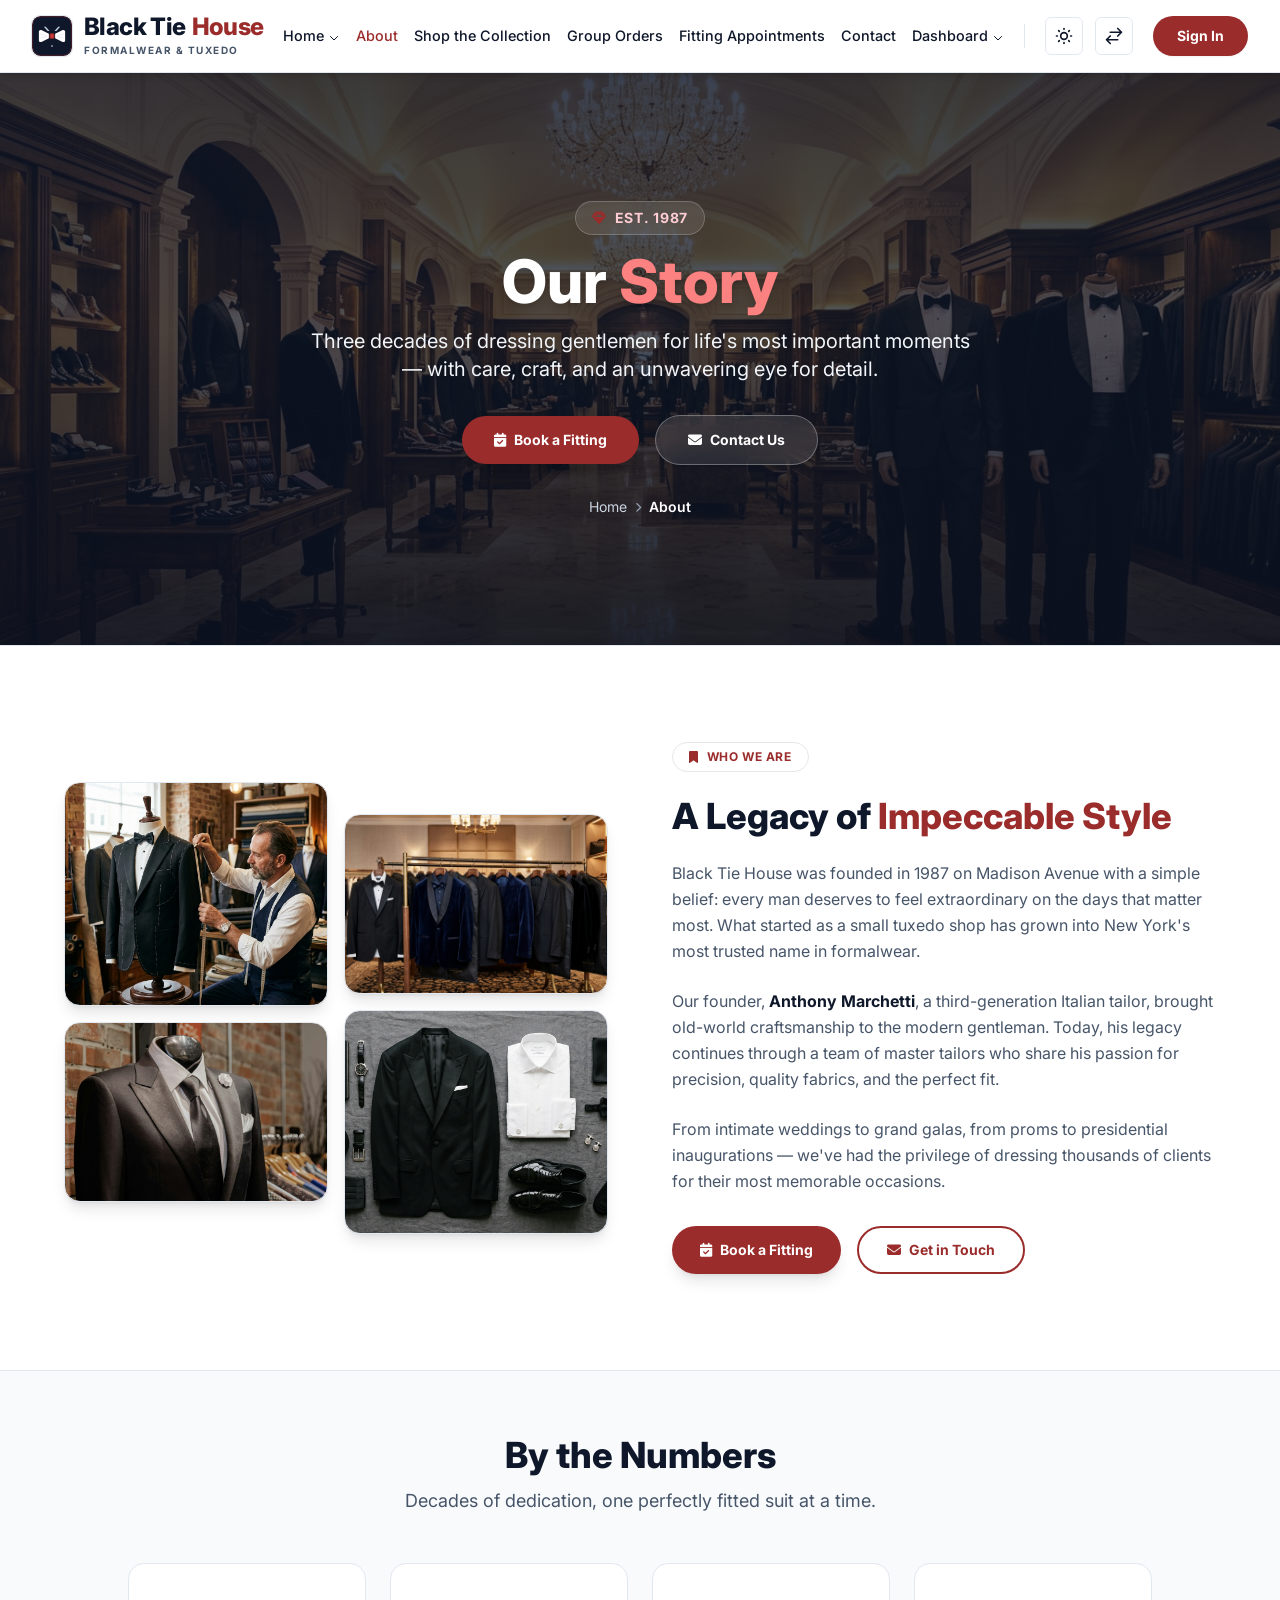
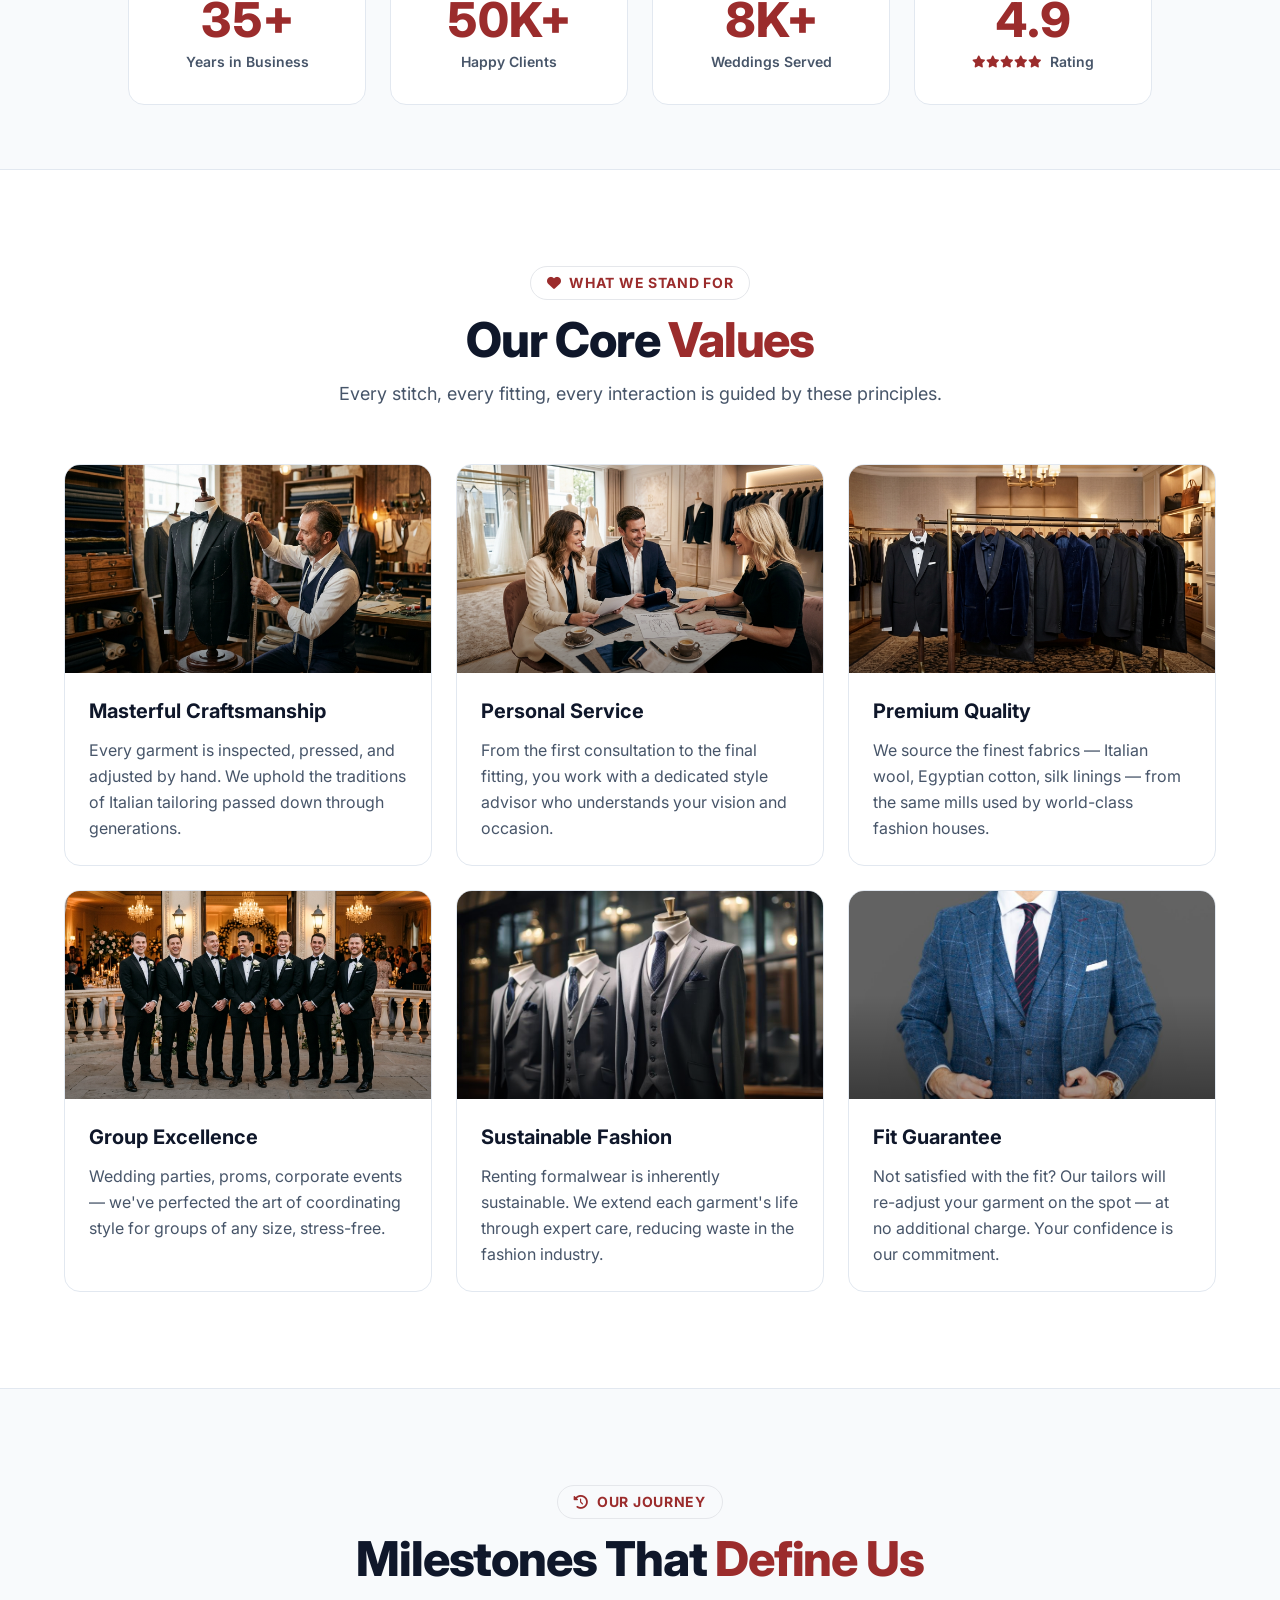
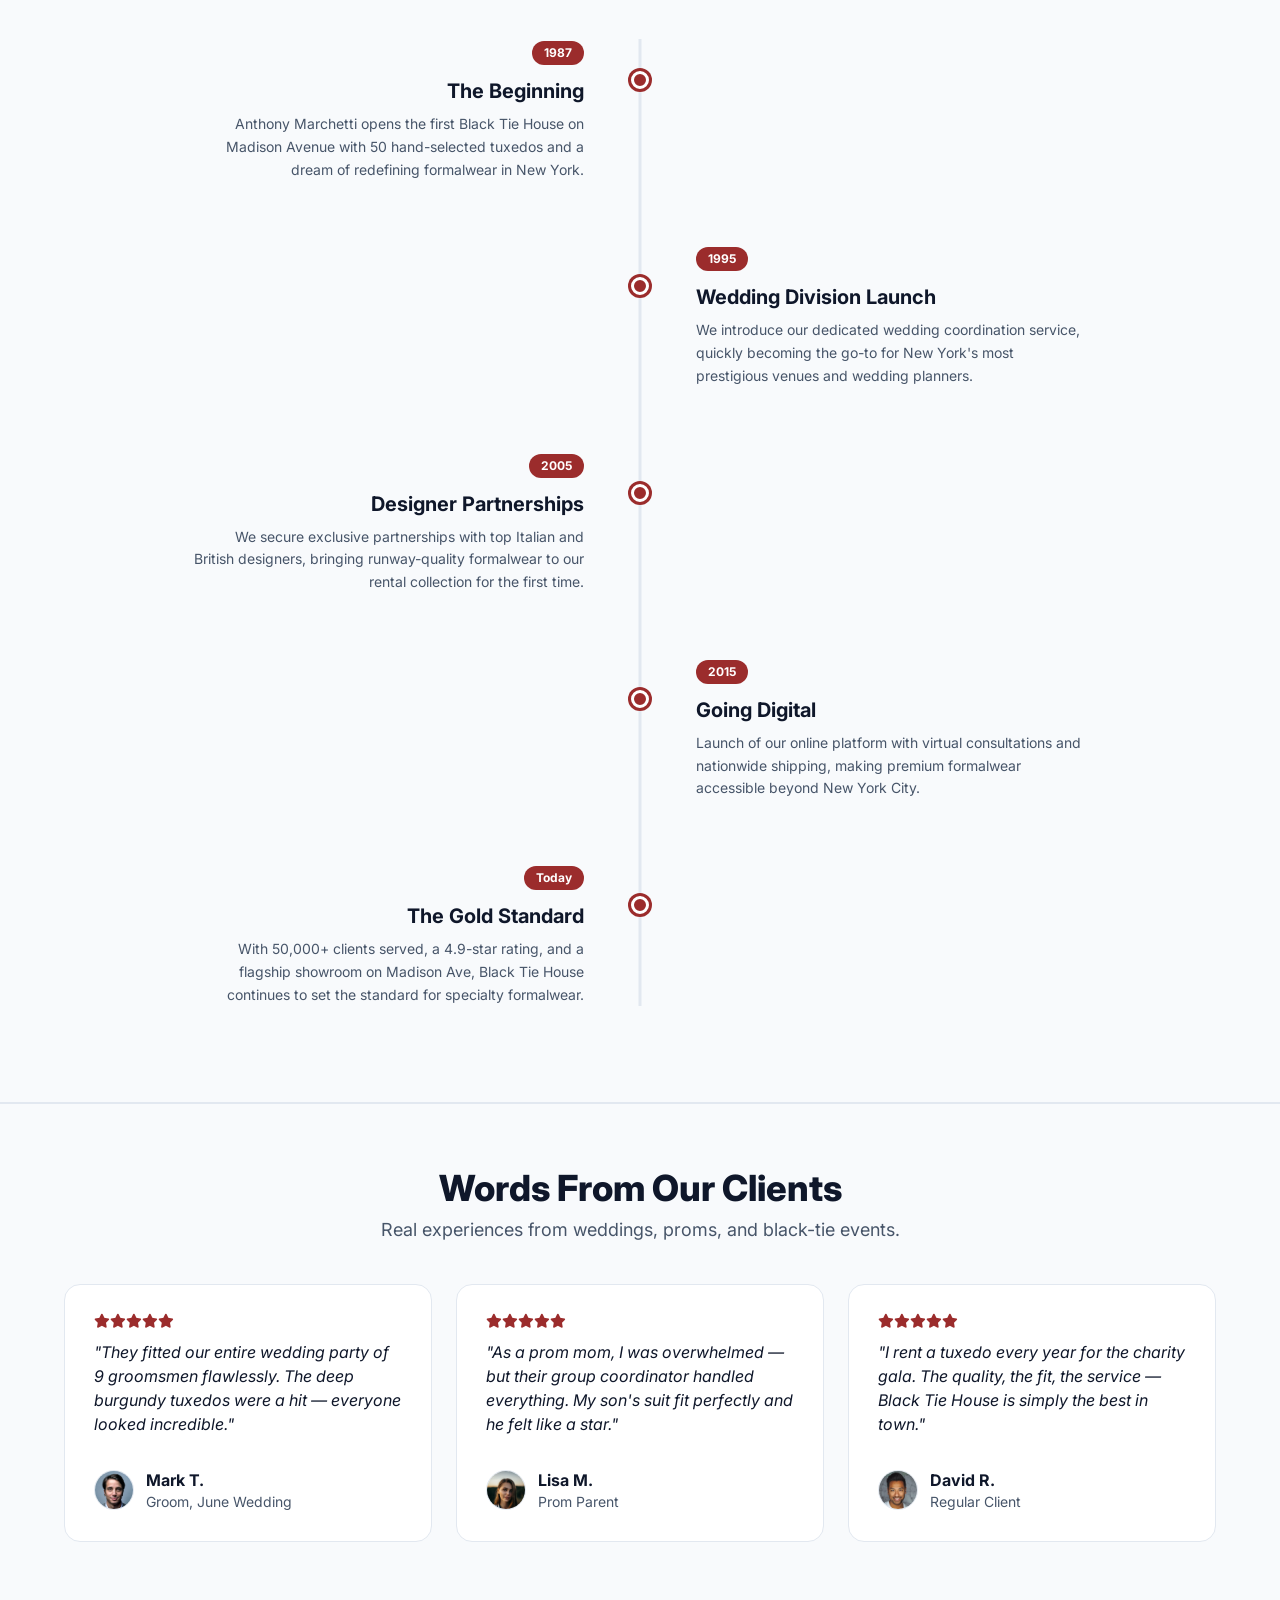
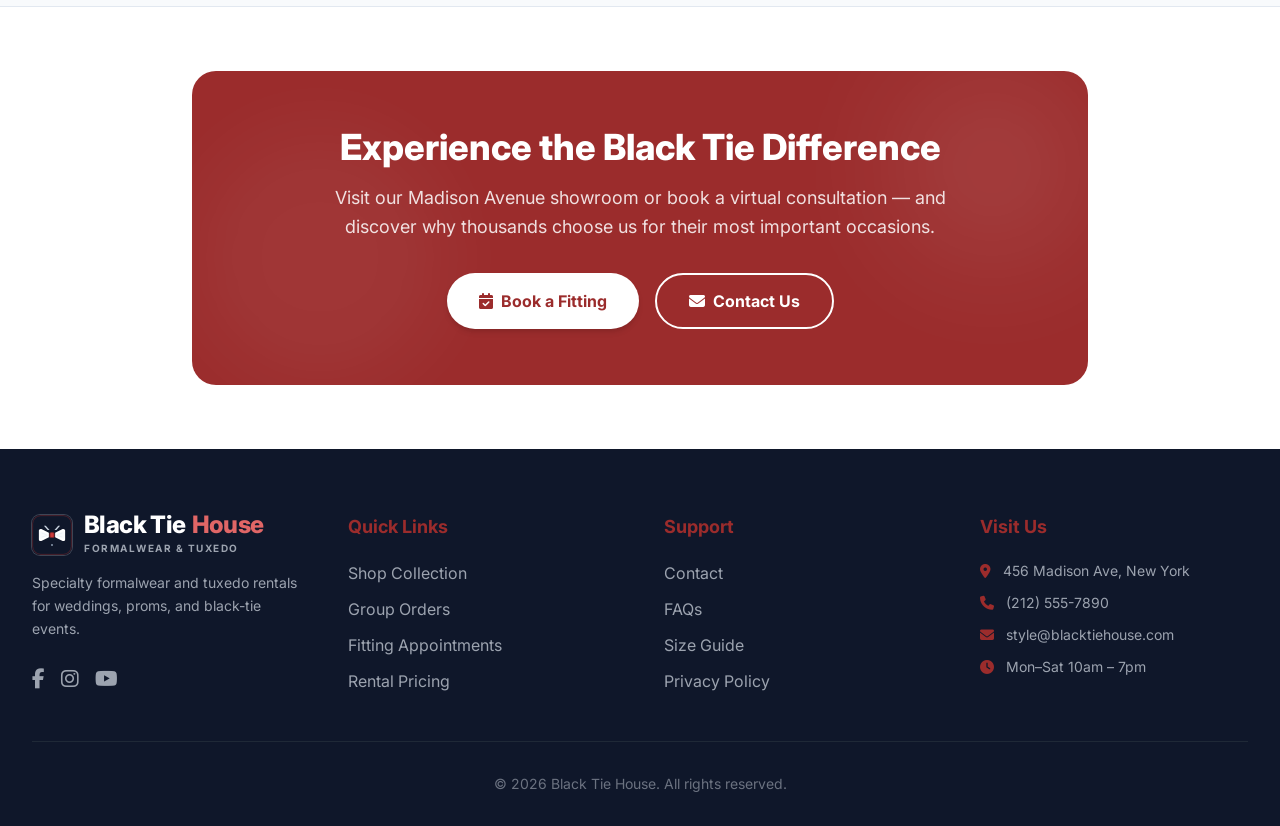
<file: about.html>
<!DOCTYPE html>
<html lang="en" dir="ltr" data-theme="light">
<head>
    <meta charset="UTF-8">
    <meta name="viewport" content="width=device-width, initial-scale=1.0">
    <link rel="icon" type="image/svg+xml" href="assets/logo-icon.svg?v=2" />
    <link rel="preconnect" href="https://fonts.googleapis.com">
    <link rel="preconnect" href="https://fonts.gstatic.com" crossorigin>
    <link href="https://fonts.googleapis.com/css2?family=Inter:wght@300;400;500;600;700;800&display=swap" rel="stylesheet">
    <link rel="stylesheet" href="https://cdnjs.cloudflare.com/ajax/libs/font-awesome/6.5.2/css/all.min.css">
    <title>About Us · Black Tie House</title>

    <script src="tailwind.js"></script>
    <script>
        tailwind.config = {
            darkMode: ['class', '[data-theme="dark"]'],
            theme: {
                extend: {
                    colors: {
                        'primary-text': 'var(--color-primary-text)',
                        'secondary-text': 'var(--color-secondary-text)',
                        accent: 'var(--color-accent)',
                        'accent-light': 'var(--color-accent-light)',
                        'accent-dark': 'var(--color-accent-dark)',
                        border: 'var(--color-border)',
                        hover: 'var(--color-hover)',
                    },
                    fontFamily: {
                        sans: ['Inter', 'system-ui', '-apple-system', 'sans-serif'],
                    }
                }
            }
        }
    </script>
    <style>
        :root, html[data-theme='light'] {
            --color-background: #FFFFFF;
            --color-primary-text: #0F172A;
            --color-secondary-text: #475569;
            --color-accent: #9B2C2C;
            --color-accent-light: #C53030;
            --color-accent-dark: #742A2A;
            --color-border: #E2E8F0;
            --color-hover: #F8FAFC;
            --color-footer-bg: #0F172A;
            --color-footer-text: #FFFFFF;
            --header-bg: rgba(255, 255, 255, 0.85);
        }
        html[data-theme='dark'] {
            --color-background: #0F172A;
            --color-primary-text: #F8FAFC;
            --color-secondary-text: #94A3B8;
            --color-accent: #E53E3E;
            --color-accent-light: #FC8181;
            --color-accent-dark: #C53030;
            --color-border: #1E293B;
            --color-hover: #1E293B;
            --color-footer-bg: #030712;
            --color-footer-text: #FFFFFF;
            --header-bg: rgba(15, 23, 42, 0.85);
        }

        body {
            background-color: var(--color-background);
            color: var(--color-primary-text);
            font-family: 'Inter', system-ui, -apple-system, sans-serif;
            transition: background-color 0.3s ease, color 0.3s ease;
            overflow-x: hidden;
        }

        .about-hero {
            position: relative;
            background-color: #0F172A;
            background-image:
                linear-gradient(180deg, rgba(15, 23, 42, 0.82) 0%, rgba(15, 23, 42, 0.72) 45%, rgba(11, 17, 32, 0.92) 100%),
                url('assets/hero_tuxedo_shop.jpg');
            background-size: cover;
            background-position: center 30%;
            background-repeat: no-repeat;
        }
        html[data-theme='dark'] .about-hero {
            background-color: #0B1120;
            background-image:
                linear-gradient(180deg, rgba(11, 17, 32, 0.88) 0%, rgba(15, 23, 42, 0.80) 45%, rgba(11, 17, 32, 0.95) 100%),
                url('assets/hero_tuxedo_shop.jpg');
            background-size: cover;
            background-position: center 30%;
            background-repeat: no-repeat;
        }
        .about-hero-mark {
            display: none;
        }

        ::-webkit-scrollbar { width: 10px; }
        ::-webkit-scrollbar-track { background: var(--color-background); }
        ::-webkit-scrollbar-thumb { background: var(--color-border); border-radius: 5px; }
        ::-webkit-scrollbar-thumb:hover { background: var(--color-accent); }

        .text-primary-text { color: var(--color-primary-text); }
        .text-secondary-text { color: var(--color-secondary-text); }
        .text-accent { color: var(--color-accent); }
        .bg-background { background-color: var(--color-background); }
        .bg-hover { background-color: var(--color-hover); }
        .bg-accent { background-color: var(--color-accent); }
        .border-border { border-color: var(--color-border); }
        .border-accent { border-color: var(--color-accent); }
        .hover\:text-accent:hover { color: var(--color-accent) !important; }

        #main-header {
            background-color: var(--header-bg);
            backdrop-filter: blur(12px);
            -webkit-backdrop-filter: blur(12px);
        }

        #main-footer {
            background-color: var(--color-footer-bg);
            color: var(--color-footer-text);
        }
        #main-footer .footer-heading { color: var(--color-accent) !important; }
        #main-footer .footer-link:hover { color: var(--color-accent); padding-left: 4px; transition: all 0.2s ease; }

        .nav-link {
            position: relative;
            transition: color 0.3s ease;
            padding-top: 0.25rem;
            padding-bottom: 0.25rem;
            font-weight: 500;
            font-size: 0.9rem;
        }
        .nav-link::after {
            content: '';
            position: absolute;
            left: 0; right: 0; bottom: 0;
            height: 2.5px;
            background-color: var(--color-accent);
            transform: scaleX(0);
            transition: transform 0.3s ease;
            border-radius: 4px;
        }
        .nav-link:hover:not(.active)::after { transform: scaleX(1); }
        .nav-link.active { color: var(--color-accent) !important; }

        .mobile-nav-link {
            color: var(--color-primary-text);
            position: relative;
            display: flex;
            align-items: center;
            justify-content: space-between;
            transition: all 0.2s ease;
        }
        .mobile-nav-link:hover { color: var(--color-accent); background-color: var(--color-hover); }
        .mobile-nav-link.active {
            color: var(--color-accent) !important;
            background-color: rgba(155, 44, 44, 0.08);
            font-weight: 700 !important;
            border-left: 3.5px solid var(--color-accent);
            padding-left: 0.85rem !important;
        }
        html[data-theme='dark'] .mobile-nav-link.active { background-color: rgba(229, 62, 62, 0.15); }
        html[dir='rtl'] .mobile-nav-link.active {
            border-left: none;
            border-right: 3.5px solid var(--color-accent);
            padding-left: 0.75rem !important;
            padding-right: 0.85rem !important;
        }
        .mobile-nav-sublink { transition: all 0.2s ease; }
        .mobile-nav-sublink:hover, .mobile-nav-sublink.active {
            color: var(--color-accent) !important;
            font-weight: 600 !important;
        }

        .dropdown-wrapper { position: relative; }
        .dropdown-menu {
            position: absolute;
            top: 100%;
            left: 0;
            background-color: var(--color-background);
            border: 1px solid var(--color-border);
            border-radius: 0.75rem;
            box-shadow: 0 12px 30px rgba(0, 0, 0, 0.15);
            min-width: 200px;
            z-index: 1000;
            opacity: 0;
            visibility: hidden;
            transform: translateY(8px);
            transition: opacity 0.25s ease, transform 0.25s ease, visibility 0.25s ease;
            padding: 0.4rem 0;
        }
        .dropdown-wrapper:hover .dropdown-menu {
            opacity: 1; visibility: visible; transform: translateY(0);
            display: block;
        }
        .dropdown-menu a {
            display: flex;
            align-items: center;
            padding: 0.6rem 1.2rem;
            color: var(--color-primary-text);
            text-decoration: none;
            font-size: 0.85rem;
            font-weight: 500;
            transition: all 0.2s ease;
            border-bottom: 1px solid var(--color-border);
        }
        .dropdown-menu a:last-child { border-bottom: none; }
        .dropdown-menu a:hover {
            background-color: var(--color-hover);
            color: var(--color-accent);
            padding-left: 1.5rem;
        }
        .dropdown-menu a.active { color: var(--color-accent); }
        .dropdown-menu a i { width: 20px; color: var(--color-accent); margin-right: 8px; }

        @media (max-width: 1024px) {
            .dropdown-menu { position: static; display: none; opacity: 1; visibility: visible; transform: none; box-shadow: none; }
            .dropdown-wrapper:hover .dropdown-menu { display: block; }
        }

        .btn-primary {
            background: var(--color-accent);
            color: white;
            transition: all 0.3s ease;
            cursor: pointer;
            display: inline-flex;
            align-items: center;
            justify-content: center;
        }
        .btn-primary:hover {
            background: var(--color-accent-dark);
            transform: translateY(-2px);
            box-shadow: 0 8px 24px rgba(155, 44, 44, 0.35);
        }
        .btn-primary:active { transform: translateY(0); }
        .btn-outline {
            background: transparent;
            color: var(--color-accent);
            border: 2px solid var(--color-accent);
            transition: all 0.3s ease;
            cursor: pointer;
            display: inline-flex;
            align-items: center;
            justify-content: center;
        }
        .btn-outline:hover {
            background: var(--color-accent);
            color: white;
            box-shadow: 0 4px 16px rgba(155, 44, 44, 0.25);
            transform: translateY(-2px);
        }
        .btn-outline:active { transform: translateY(0); }
        html[data-theme='dark'] .btn-outline:hover { background: var(--color-accent); color: #fff; }

        .feature-card {
            background: var(--color-background);
            border: 1px solid var(--color-border);
            border-radius: 16px;
            padding: 1.8rem;
            transition: all 0.3s ease;
        }
        .feature-card:hover {
            transform: translateY(-4px);
            box-shadow: 0 16px 32px rgba(155, 44, 44, 0.12);
            border-color: var(--color-accent);
        }
        .feature-card .icon-circle {
            width: 56px;
            height: 56px;
            border-radius: 14px;
            background: rgba(155, 44, 44, 0.1);
            display: flex;
            align-items: center;
            justify-content: center;
            font-size: 1.5rem;
            color: var(--color-accent);
            transition: transform 0.3s ease;
        }
        .feature-card:hover .icon-circle { transform: scale(1.1); }
        html[data-theme='dark'] .feature-card .icon-circle { background: rgba(229, 62, 62, 0.2); }

        .testimonial-card {
            background: var(--color-background);
            border: 1px solid var(--color-border);
            border-radius: 16px;
            padding: 1.8rem;
            transition: all 0.3s ease;
        }
        .testimonial-card:hover {
            transform: translateY(-3px);
            box-shadow: 0 12px 28px rgba(0, 0, 0, 0.08);
            border-color: var(--color-accent);
        }

        .img-placeholder {
            background: var(--color-hover);
            display: flex;
            align-items: center;
            justify-content: center;
            font-size: 3rem;
            color: var(--color-secondary-text);
            min-height: 180px;
            background-size: cover;
            background-position: center;
            transition: transform 0.4s ease;
        }
        html[data-theme='dark'] .img-placeholder { background-color: #1E293B; }

        /* About-specific: stat counter animation */
        .stat-number {
            font-variant-numeric: tabular-nums;
        }

        /* Timeline */
        .timeline-line {
            position: absolute;
            left: 20px;
            top: 0;
            bottom: 0;
            width: 3px;
            background: var(--color-border);
            transform: translateX(-50%);
        }
        html[data-theme='dark'] .timeline-line { background: var(--color-secondary-text); }
        .timeline-dot {
            width: 18px;
            height: 18px;
            border-radius: 50%;
            background: var(--color-accent);
            border: 3px solid var(--color-background);
            box-shadow: 0 0 0 3px var(--color-accent);
            position: absolute;
            left: 20px;
            transform: translateX(-50%);
            top: 2rem;
            z-index: 2;
        }
        @media (min-width: 1024px) {
            .timeline-line { left: 50%; }
            .timeline-dot { left: 50%; }
        }
    </style>
</head>
<body class="antialiased flex flex-col min-h-screen">

    <!-- ======== HEADER / NAVIGATION ======== -->
    <header class="sticky top-0 z-50 transition-colors duration-300 shadow-md border-b border-border bg-background" id="main-header">
        <nav class="container mx-auto px-4 sm:px-6 lg:px-8 py-3 flex items-center justify-between h-[72px]">
            <a href="index.html" class="flex items-center gap-3 group shrink-0 transition-transform duration-200 hover:scale-[1.02]">
                <img src="assets/logo-icon.svg" alt="Black Tie House" class="w-10 h-10 rounded-lg shadow-sm shrink-0 object-contain ring-1 ring-border dark:ring-white/15 transition-transform duration-300 group-hover:scale-105">
                <div class="flex flex-col">
                    <div class="flex items-baseline">
                        <span class="text-2xl font-extrabold tracking-tight text-primary-text leading-none font-sans">Black Tie</span>
                        <span class="text-2xl font-extrabold tracking-tight text-accent leading-none font-sans ml-1.5">House</span>
                    </div>
                    <span class="text-[10px] font-bold tracking-[0.15em] text-secondary-text uppercase mt-1">Formalwear &amp; Tuxedo</span>
                </div>
            </a>

            <!-- Desktop Nav -->
            <div class="hidden xl:flex items-center space-x-5">
                <div class="flex space-x-4 rtl:space-x-reverse rtl:ml-6 text-primary-text font-medium">
                    <div class="dropdown-wrapper">
                        <button class="nav-link home-nav-link flex items-center">
                            Home <svg class="w-3 h-3 ml-1 relative top-[2px] transition-transform duration-200 text-primary-text" fill="none" stroke="currentColor" viewBox="0 0 24 24"><path stroke-linecap="round" stroke-linejoin="round" stroke-width="2" d="M19 9l-7 7-7-7"></path></svg>
                        </button>
                        <div class="dropdown-menu">
                            <a href="index.html">Home 1</a>
                            <a href="home2.html">Home 2</a>
                        </div>
                    </div>
                    
                    <a href="about.html" class="nav-link">About</a>
                    <a href="shop.html" class="nav-link">Shop the Collection</a>
                    <a href="group-orders.html" class="nav-link">Group Orders</a>
                    <a href="appointments.html" class="nav-link">Fitting Appointments</a>
                    <a href="contact.html" class="nav-link">Contact</a>
                    
                    <div class="dropdown-wrapper">
                        <button class="nav-link flex items-center">
                            Dashboard <svg class="w-3 h-3 ml-1 relative top-[2px] transition-transform duration-200 text-primary-text" fill="none" stroke="currentColor" viewBox="0 0 24 24"><path stroke-linecap="round" stroke-linejoin="round" stroke-width="2" d="M19 9l-7 7-7-7"></path></svg>
                        </button>
                        <div class="dropdown-menu">
                            <a href="client.html">Client</a>
                            <a href="admin.html">Admin</a>
                        </div>
                    </div>
                </div>

                <div class="w-px h-6 bg-border mx-2"></div>

                <div class="flex items-center gap-3">
                    <button id="theme-toggle" class="text-primary-text hover:text-accent p-2 rounded-md border border-border transition duration-200">
                        <svg class="w-5 h-5 light-icon" fill="none" stroke="currentColor" viewBox="0 0 24 24"><path stroke-linecap="round" stroke-linejoin="round" stroke-width="2" d="M12 3v1m0 16v1m9-9h-1M4 12H3m15.364 6.364l-.707-.707M6.343 6.343l-.707-.707m12.728 0l-.707.707M6.343 17.657l-.707.707M16 12a4 4 0 11-8 0 4 4 0 018 0z"></path></svg>
                        <svg class="w-5 h-5 dark-icon hidden" fill="none" stroke="currentColor" viewBox="0 0 24 24"><path stroke-linecap="round" stroke-linejoin="round" stroke-width="2" d="M20.354 15.354A9 9 0 018.646 3.646 9.003 9.003 0 0012 21a9.003 9.003 0 008.354-5.646z"></path></svg>
                    </button>
                    <button id="rtl-toggle" class="text-primary-text hover:text-accent p-2 rounded-md border border-border transition duration-200">
                        <svg class="w-5 h-5" fill="none" stroke="currentColor" viewBox="0 0 24 24"><path stroke-linecap="round" stroke-linejoin="round" stroke-width="2" d="M7.5 21 3 16.5m0 0L7.5 12M3 16.5h13.5m0-13.5L21 7.5m0 0L16.5 12M21 7.5H7.5" /></svg>
                    </button>

                    <div class="flex items-center gap-2 ml-2">
                        <a href="login.html" class="btn-primary px-6 py-2.5 rounded-full font-bold text-sm shadow-sm hover:shadow-lg transition-all duration-200">Sign In</a>
                    </div>
                </div>
            </div>

            <div class="xl:hidden flex items-center">
                <button id="mobile-menu-open" class="text-primary-text hover:text-accent p-1.5 rounded-full">
                    <svg class="w-7 h-7" fill="none" stroke="currentColor" viewBox="0 0 24 24"><path stroke-linecap="round" stroke-linejoin="round" stroke-width="2" d="M4 6h16M4 12h16M4 18h16" /></svg>
                </button>
            </div>
        </nav>
    </header>

    <!-- ======== MAIN CONTENT ======== -->
    <main class="flex-grow">

        <!-- ======== HERO / BREADCRUMB ======== -->
        <section class="about-hero border-b border-border py-24 sm:py-28 lg:py-32 relative overflow-hidden">
            <div class="absolute top-0 right-0 w-80 h-80 bg-accent/20 rounded-full blur-3xl pointer-events-none"></div>
            <div class="absolute bottom-0 left-0 w-80 h-80 bg-accent/20 rounded-full blur-3xl pointer-events-none"></div>
            <div class="container mx-auto px-4 sm:px-6 lg:px-8 relative z-10 text-center">
                <div class="inline-flex items-center gap-2 px-4 py-1.5 rounded-full bg-white/10 border border-white/20 text-xs sm:text-sm font-bold text-rose-200 mb-4 uppercase tracking-wider backdrop-blur-md shadow-sm">
                    <i class="fa-solid fa-gem text-accent"></i> Est. 1987
                </div>
                <h1 class="text-4xl md:text-5xl lg:text-6xl font-extrabold text-white leading-tight drop-shadow-md">
                    Our <span class="text-accent" style="color: #FC8181;">Story</span>
                </h1>
                <p class="text-base sm:text-lg lg:text-xl text-slate-100 max-w-2xl mx-auto mt-4 leading-relaxed font-normal drop-shadow">
                    Three decades of dressing gentlemen for life's most important moments — with care, craft, and an unwavering eye for detail.
                </p>
                <div class="flex flex-col sm:flex-row items-center justify-center gap-4 mt-8">
                    <a href="appointments.html" class="btn-primary px-8 py-3.5 rounded-full font-bold text-sm inline-flex items-center gap-2 shadow-xl shadow-accent/30 hover:scale-105 transition-all">
                        <i class="fa-solid fa-calendar-check"></i> Book a Fitting
                    </a>
                    <a href="contact.html" class="px-8 py-3.5 rounded-full font-bold text-sm inline-flex items-center gap-2 border border-white/30 text-white bg-white/10 hover:bg-white hover:text-gray-900 backdrop-blur-md transition-all duration-200 shadow-sm hover:scale-105">
                        <i class="fa-solid fa-envelope"></i> Contact Us
                    </a>
                </div>
                <nav class="mt-8 flex items-center justify-center gap-2 text-sm text-slate-300">
                    <a href="index.html" class="hover:text-white transition">Home</a>
                    <i class="fa-solid fa-chevron-right text-[10px] text-slate-400"></i>
                    <span class="text-white font-semibold">About</span>
                </nav>
            </div>
        </section>

        <!-- ======== OUR STORY — SPLIT IMAGE + TEXT ======== -->
        <section class="container mx-auto px-4 sm:px-6 lg:px-8 py-16 lg:py-24">
            <div class="grid lg:grid-cols-2 gap-12 lg:gap-16 items-center max-w-6xl mx-auto">
                <!-- Image Side -->
                <div class="relative">
                    <div class="absolute -top-6 -left-6 w-48 h-48 bg-accent/10 rounded-full blur-3xl pointer-events-none"></div>
                    <div class="relative grid grid-cols-2 gap-4">
                        <div class="space-y-4">
                            <div class="img-placeholder h-56 rounded-2xl border border-border shadow-lg" style="background-image: url('assets/master_tailoring.jpg');"></div>
                            <div class="img-placeholder h-40 rounded-2xl border border-border shadow-lg" style="background-image: url('assets/fitting_session.jpg');"></div>
                        </div>
                        <div class="space-y-4 pt-8">
                            <div class="img-placeholder h-40 rounded-2xl border border-border shadow-lg" style="background-image: url('assets/premium_collections.jpg');"></div>
                            <div class="img-placeholder h-56 rounded-2xl border border-border shadow-lg" style="background-image: url('assets/suit_collection.jpg');"></div>
                        </div>
                    </div>
                  
                </div>

                <!-- Text Side -->
                <div class="space-y-6">
                    <div class="inline-flex items-center gap-2 px-4 py-1.5 rounded-full bg-accent/10 border border-accent/20 text-xs font-bold text-accent uppercase tracking-wider">
                        <i class="fa-solid fa-bookmark"></i> Who We Are
                    </div>
                    <h2 class="text-3xl lg:text-4xl font-extrabold text-primary-text leading-tight">
                        A Legacy of <span class="text-accent">Impeccable Style</span>
                    </h2>
                    <p class="text-secondary-text text-base leading-relaxed">
                        Black Tie House was founded in 1987 on Madison Avenue with a simple belief: every man deserves to feel extraordinary on the days that matter most. What started as a small tuxedo shop has grown into New York's most trusted name in formalwear.
                    </p>
                    <p class="text-secondary-text text-base leading-relaxed">
                        Our founder, <strong class="text-primary-text">Anthony Marchetti</strong>, a third-generation Italian tailor, brought old-world craftsmanship to the modern gentleman. Today, his legacy continues through a team of master tailors who share his passion for precision, quality fabrics, and the perfect fit.
                    </p>
                    <p class="text-secondary-text text-base leading-relaxed">
                        From intimate weddings to grand galas, from proms to presidential inaugurations — we've had the privilege of dressing thousands of clients for their most memorable occasions.
                    </p>
                    <div class="flex flex-wrap gap-4 pt-2">
                        <a href="appointments.html" class="btn-primary px-7 py-3 rounded-full font-bold text-sm shadow-lg shadow-accent/20">
                            <i class="fa-solid fa-calendar-check mr-2"></i> Book a Fitting
                        </a>
                        <a href="contact.html" class="btn-outline px-7 py-3 rounded-full font-bold text-sm">
                            <i class="fa-solid fa-envelope mr-2"></i> Get in Touch
                        </a>
                    </div>
                </div>
            </div>
        </section>

        <!-- ======== STATS / BY THE NUMBERS ======== -->
        <section class="bg-hover border-y border-border py-16">
            <div class="container mx-auto px-4 sm:px-6 lg:px-8">
                <div class="text-center max-w-2xl mx-auto mb-12">
                    <h2 class="text-3xl lg:text-4xl font-extrabold text-primary-text">By the Numbers</h2>
                    <p class="text-secondary-text text-lg mt-3">Decades of dedication, one perfectly fitted suit at a time.</p>
                </div>
                <div class="grid grid-cols-2 lg:grid-cols-4 gap-6 max-w-5xl mx-auto">
                    <div class="feature-card text-center flex flex-col items-center justify-center py-8">
                        <span class="text-4xl lg:text-5xl font-extrabold text-accent stat-number">35+</span>
                        <span class="text-secondary-text font-semibold mt-2 text-sm">Years in Business</span>
                    </div>
                    <div class="feature-card text-center flex flex-col items-center justify-center py-8">
                        <span class="text-4xl lg:text-5xl font-extrabold text-accent stat-number">50K+</span>
                        <span class="text-secondary-text font-semibold mt-2 text-sm">Happy Clients</span>
                    </div>
                    <div class="feature-card text-center flex flex-col items-center justify-center py-8">
                        <span class="text-4xl lg:text-5xl font-extrabold text-accent stat-number">8K+</span>
                        <span class="text-secondary-text font-semibold mt-2 text-sm">Weddings Served</span>
                    </div>
                    <div class="feature-card text-center flex flex-col items-center justify-center py-8">
                        <span class="text-4xl lg:text-5xl font-extrabold text-accent stat-number">4.9</span>
                        <div class="flex items-center gap-1 mt-2">
                            <div class="flex text-accent text-xs"><i class="fas fa-star"></i><i class="fas fa-star"></i><i class="fas fa-star"></i><i class="fas fa-star"></i><i class="fas fa-star"></i></div>
                            <span class="text-secondary-text font-semibold text-sm ml-1">Rating</span>
                        </div>
                    </div>
                </div>
            </div>
        </section>

        <!-- ======== OUR VALUES ======== -->
        <section class="container mx-auto px-4 sm:px-6 lg:px-8 py-16 lg:py-24">
            <div class="text-center max-w-2xl mx-auto mb-14">
                <div class="inline-flex items-center gap-2 px-4 py-1.5 rounded-full bg-accent/10 border border-accent/20 text-xs sm:text-sm font-bold text-accent mb-4 uppercase tracking-wider">
                    <i class="fa-solid fa-heart"></i> What We Stand For
                </div>
                <h2 class="text-3xl sm:text-4xl lg:text-5xl font-extrabold text-primary-text tracking-tight">
                    Our Core <span class="text-accent">Values</span>
                </h2>
                <p class="text-secondary-text text-base sm:text-lg mt-4 max-w-2xl mx-auto leading-relaxed">
                    Every stitch, every fitting, every interaction is guided by these principles.
                </p>
            </div>
            <div class="grid md:grid-cols-2 lg:grid-cols-3 gap-6 max-w-6xl mx-auto">
                <!-- Value 1 -->
                <div class="feature-card !p-0 overflow-hidden flex flex-col group">
                    <div class="relative h-48 sm:h-52 w-full overflow-hidden">
                        <img src="assets/master_tailoring.jpg" alt="Masterful Craftsmanship" class="w-full h-full object-cover group-hover:scale-105 transition-transform duration-500">
                        <div class="absolute inset-0 bg-gradient-to-t from-black/40 via-transparent to-transparent"></div>
                    </div>
                    <div class="p-6 flex flex-col flex-grow">
                        <h3 class="text-xl font-bold text-primary-text">Masterful Craftsmanship</h3>
                        <p class="text-secondary-text mt-3 leading-relaxed">Every garment is inspected, pressed, and adjusted by hand. We uphold the traditions of Italian tailoring passed down through generations.</p>
                    </div>
                </div>
                <!-- Value 2 -->
                <div class="feature-card !p-0 overflow-hidden flex flex-col group">
                    <div class="relative h-48 sm:h-52 w-full overflow-hidden">
                        <img src="assets/group_orders.jpg" alt="Personal Service" class="w-full h-full object-cover object-center group-hover:scale-105 transition-transform duration-500">
                        <div class="absolute inset-0 bg-gradient-to-t from-black/40 via-transparent to-transparent"></div>
                    </div>
                    <div class="p-6 flex flex-col flex-grow">
                        <h3 class="text-xl font-bold text-primary-text">Personal Service</h3>
                        <p class="text-secondary-text mt-3 leading-relaxed">From the first consultation to the final fitting, you work with a dedicated style advisor who understands your vision and occasion.</p>
                    </div>
                </div>
                <!-- Value 3 -->
                <div class="feature-card !p-0 overflow-hidden flex flex-col group">
                    <div class="relative h-48 sm:h-52 w-full overflow-hidden">
                        <img src="assets/premium_collections.jpg" alt="Premium Quality" class="w-full h-full object-cover group-hover:scale-105 transition-transform duration-500">
                        <div class="absolute inset-0 bg-gradient-to-t from-black/40 via-transparent to-transparent"></div>
                    </div>
                    <div class="p-6 flex flex-col flex-grow">
                        <h3 class="text-xl font-bold text-primary-text">Premium Quality</h3>
                        <p class="text-secondary-text mt-3 leading-relaxed">We source the finest fabrics — Italian wool, Egyptian cotton, silk linings — from the same mills used by world-class fashion houses.</p>
                    </div>
                </div>
                <!-- Value 4 -->
                <div class="feature-card !p-0 overflow-hidden flex flex-col group">
                    <div class="relative h-48 sm:h-52 w-full overflow-hidden">
                        <img src="assets/wedding_orders.jpg" alt="Group Excellence" class="w-full h-full object-cover object-top group-hover:scale-105 transition-transform duration-500">
                        <div class="absolute inset-0 bg-gradient-to-t from-black/40 via-transparent to-transparent"></div>
                    </div>
                    <div class="p-6 flex flex-col flex-grow">
                        <h3 class="text-xl font-bold text-primary-text">Group Excellence</h3>
                        <p class="text-secondary-text mt-3 leading-relaxed">Wedding parties, proms, corporate events — we've perfected the art of coordinating style for groups of any size, stress-free.</p>
                    </div>
                </div>
                <!-- Value 5 -->
                <div class="feature-card !p-0 overflow-hidden flex flex-col group">
                    <div class="relative h-48 sm:h-52 w-full overflow-hidden">
                        <img src="assets/o8.jpg" alt="Sustainable Fashion" class="w-full h-full object-cover group-hover:scale-105 transition-transform duration-500">
                        <div class="absolute inset-0 bg-gradient-to-t from-black/40 via-transparent to-transparent"></div>
                    </div>
                    <div class="p-6 flex flex-col flex-grow">
                        <h3 class="text-xl font-bold text-primary-text">Sustainable Fashion</h3>
                        <p class="text-secondary-text mt-3 leading-relaxed">Renting formalwear is inherently sustainable. We extend each garment's life through expert care, reducing waste in the fashion industry.</p>
                    </div>
                </div>
                <!-- Value 6 -->
                <div class="feature-card !p-0 overflow-hidden flex flex-col group">
                    <div class="relative h-48 sm:h-52 w-full overflow-hidden">
                        <img src="assets/test_step4.jpg" alt="Fit Guarantee" class="w-full h-full object-cover object-top group-hover:scale-105 transition-transform duration-500">
                        <div class="absolute inset-0 bg-gradient-to-t from-black/40 via-transparent to-transparent"></div>
                    </div>
                    <div class="p-6 flex flex-col flex-grow">
                        <h3 class="text-xl font-bold text-primary-text">Fit Guarantee</h3>
                        <p class="text-secondary-text mt-3 leading-relaxed">Not satisfied with the fit? Our tailors will re-adjust your garment on the spot — at no additional charge. Your confidence is our commitment.</p>
                    </div>
                </div>
            </div>
        </section>

        <!-- ======== OUR JOURNEY / TIMELINE ======== -->
        <section class="bg-hover border-y border-border py-16 lg:py-24">
            <div class="container mx-auto px-4 sm:px-6 lg:px-8">
                <div class="text-center max-w-2xl mx-auto mb-14">
                    <div class="inline-flex items-center gap-2 px-4 py-1.5 rounded-full bg-accent/10 border border-accent/20 text-xs sm:text-sm font-bold text-accent mb-4 uppercase tracking-wider">
                        <i class="fa-solid fa-clock-rotate-left"></i> Our Journey
                    </div>
                    <h2 class="text-3xl sm:text-4xl lg:text-5xl font-extrabold text-primary-text tracking-tight">
                        Milestones That <span class="text-accent">Define Us</span>
                    </h2>
                </div>

                <div class="max-w-4xl mx-auto relative">
                    <!-- Timeline line -->
                    <div class="timeline-line"></div>

                    <div class="space-y-12 lg:space-y-16">
                        <!-- 1987 -->
                        <div class="relative lg:grid lg:grid-cols-2 lg:gap-12 items-center">
                            <div class="timeline-dot"></div>
                            <div class="lg:text-right lg:pr-8 pl-12 lg:pl-0">
                                <span class="inline-block px-3 py-1 rounded-full bg-accent text-white text-xs font-bold mb-3">1987</span>
                                <h3 class="text-xl font-bold text-primary-text">The Beginning</h3>
                                <p class="text-secondary-text mt-2 leading-relaxed text-sm">Anthony Marchetti opens the first Black Tie House on Madison Avenue with 50 hand-selected tuxedos and a dream of redefining formalwear in New York.</p>
                            </div>
                            <div class="hidden lg:block"></div>
                        </div>

                        <!-- 1995 -->
                        <div class="relative lg:grid lg:grid-cols-2 lg:gap-12 items-center">
                            <div class="timeline-dot"></div>
                            <div class="hidden lg:block"></div>
                            <div class="pl-12 lg:pl-8">
                                <span class="inline-block px-3 py-1 rounded-full bg-accent text-white text-xs font-bold mb-3">1995</span>
                                <h3 class="text-xl font-bold text-primary-text">Wedding Division Launch</h3>
                                <p class="text-secondary-text mt-2 leading-relaxed text-sm">We introduce our dedicated wedding coordination service, quickly becoming the go-to for New York's most prestigious venues and wedding planners.</p>
                            </div>
                        </div>

                        <!-- 2005 -->
                        <div class="relative lg:grid lg:grid-cols-2 lg:gap-12 items-center">
                            <div class="timeline-dot"></div>
                            <div class="lg:text-right lg:pr-8 pl-12 lg:pl-0">
                                <span class="inline-block px-3 py-1 rounded-full bg-accent text-white text-xs font-bold mb-3">2005</span>
                                <h3 class="text-xl font-bold text-primary-text">Designer Partnerships</h3>
                                <p class="text-secondary-text mt-2 leading-relaxed text-sm">We secure exclusive partnerships with top Italian and British designers, bringing runway-quality formalwear to our rental collection for the first time.</p>
                            </div>
                            <div class="hidden lg:block"></div>
                        </div>

                        <!-- 2015 -->
                        <div class="relative lg:grid lg:grid-cols-2 lg:gap-12 items-center">
                            <div class="timeline-dot"></div>
                            <div class="hidden lg:block"></div>
                            <div class="pl-12 lg:pl-8">
                                <span class="inline-block px-3 py-1 rounded-full bg-accent text-white text-xs font-bold mb-3">2015</span>
                                <h3 class="text-xl font-bold text-primary-text">Going Digital</h3>
                                <p class="text-secondary-text mt-2 leading-relaxed text-sm">Launch of our online platform with virtual consultations and nationwide shipping, making premium formalwear accessible beyond New York City.</p>
                            </div>
                        </div>

                        <!-- 2024 -->
                        <div class="relative lg:grid lg:grid-cols-2 lg:gap-12 items-center">
                            <div class="timeline-dot"></div>
                            <div class="lg:text-right lg:pr-8 pl-12 lg:pl-0">
                                <span class="inline-block px-3 py-1 rounded-full bg-accent text-white text-xs font-bold mb-3">Today</span>
                                <h3 class="text-xl font-bold text-primary-text">The Gold Standard</h3>
                                <p class="text-secondary-text mt-2 leading-relaxed text-sm">With 50,000+ clients served, a 4.9-star rating, and a flagship showroom on Madison Ave, Black Tie House continues to set the standard for specialty formalwear.</p>
                            </div>
                            <div class="hidden lg:block"></div>
                        </div>
                    </div>
                </div>
            </div>
        </section>

        

        <!-- ======== TESTIMONIALS ======== -->
        <section class="bg-hover border-y border-border py-16">
            <div class="container mx-auto px-4 sm:px-6 lg:px-8">
                <div class="text-center max-w-2xl mx-auto mb-10">
                    <h2 class="text-3xl lg:text-4xl font-extrabold text-primary-text">Words From Our Clients</h2>
                    <p class="text-secondary-text text-lg mt-2">Real experiences from weddings, proms, and black-tie events.</p>
                </div>
                <div class="grid md:grid-cols-3 gap-6 max-w-6xl mx-auto items-stretch">
                    <div class="testimonial-card flex flex-col h-full">
                        <div class="flex text-accent text-sm mb-3"><i class="fas fa-star"></i><i class="fas fa-star"></i><i class="fas fa-star"></i><i class="fas fa-star"></i><i class="fas fa-star"></i></div>
                        <p class="text-primary-text italic grow">"They fitted our entire wedding party of 9 groomsmen flawlessly. The deep burgundy tuxedos were a hit — everyone looked incredible."</p>
                        <div class="flex items-center gap-3 mt-6 pt-2">
                            <img src="assets/avatar_mark.jpg" alt="Mark T." class="w-10 h-10 rounded-full object-cover object-top border border-border shrink-0">
                            <div><h4 class="font-bold text-primary-text">Mark T.</h4><p class="text-secondary-text text-sm">Groom, June Wedding</p></div>
                        </div>
                    </div>
                    <div class="testimonial-card flex flex-col h-full">
                        <div class="flex text-accent text-sm mb-3"><i class="fas fa-star"></i><i class="fas fa-star"></i><i class="fas fa-star"></i><i class="fas fa-star"></i><i class="fas fa-star"></i></div>
                        <p class="text-primary-text italic grow">"As a prom mom, I was overwhelmed — but their group coordinator handled everything. My son's suit fit perfectly and he felt like a star."</p>
                        <div class="flex items-center gap-3 mt-6 pt-2">
                            <img src="assets/avatar_lisa.jpg" alt="Lisa M." class="w-10 h-10 rounded-full object-cover object-top border border-border shrink-0">
                            <div><h4 class="font-bold text-primary-text">Lisa M.</h4><p class="text-secondary-text text-sm">Prom Parent</p></div>
                        </div>
                    </div>
                    <div class="testimonial-card flex flex-col h-full">
                        <div class="flex text-accent text-sm mb-3"><i class="fas fa-star"></i><i class="fas fa-star"></i><i class="fas fa-star"></i><i class="fas fa-star"></i><i class="fas fa-star"></i></div>
                        <p class="text-primary-text italic grow">"I rent a tuxedo every year for the charity gala. The quality, the fit, the service — Black Tie House is simply the best in town."</p>
                        <div class="flex items-center gap-3 mt-6 pt-2">
                            <img src="assets/avatar_david.jpg" alt="David R." class="w-10 h-10 rounded-full object-cover object-top border border-border shrink-0">
                            <div><h4 class="font-bold text-primary-text">David R.</h4><p class="text-secondary-text text-sm">Regular Client</p></div>
                        </div>
                    </div>
                </div>
            </div>
        </section>

        <!-- ======== CTA BANNER ======== -->
        <section class="container mx-auto px-4 sm:px-6 lg:px-8 py-16">
            <div class="max-w-4xl mx-auto bg-accent rounded-3xl p-10 md:p-14 text-center text-white relative overflow-hidden">
                <div class="absolute top-0 right-0 w-48 h-48 bg-white/10 rounded-full blur-3xl"></div>
                <div class="absolute bottom-0 left-0 w-64 h-64 bg-white/5 rounded-full blur-2xl"></div>
                <div class="relative z-10">
                    <h2 class="text-3xl md:text-4xl font-extrabold mb-4">Experience the Black Tie Difference</h2>
                    <p class="text-white/85 text-lg max-w-2xl mx-auto leading-relaxed">Visit our Madison Avenue showroom or book a virtual consultation — and discover why thousands choose us for their most important occasions.</p>
                    <div class="flex flex-col sm:flex-row gap-4 justify-center mt-8">
                        <a href="appointments.html" class="bg-white text-accent px-8 py-3.5 rounded-full font-bold text-base hover:bg-gray-100 transition shadow-md inline-flex items-center justify-center">
                            <i class="fa-solid fa-calendar-check mr-2"></i> Book a Fitting
                        </a>
                        <a href="contact.html" class="border-2 border-white text-white px-8 py-3.5 rounded-full font-bold text-base hover:bg-white/10 transition inline-flex items-center justify-center">
                            <i class="fa-solid fa-envelope mr-2"></i> Contact Us
                        </a>
                    </div>
                </div>
            </div>
        </section>

    </main>

    <!-- ======== MOBILE DRAWER ======== -->
    <div id="mobile-menu-drawer" class="fixed inset-0 z-50 pointer-events-none transition-all duration-300">
        <div id="drawer-backdrop" class="absolute inset-0 bg-black opacity-0 transition-opacity duration-300 pointer-events-none"></div>
        <div id="drawer-content" class="absolute top-0 left-0 right-0 bg-background rounded-b-2xl shadow-2xl p-6 xl:hidden max-h-[85vh] overflow-y-auto transform translate-y-[-100%] transition-transform duration-300 ease-out">
            <div class="flex justify-between items-center pb-4 border-b border-border">
                <a href="index.html" class="flex items-center gap-3 group shrink-0">
                    <img src="assets/logo-icon.svg" alt="Black Tie House" class="w-10 h-10 rounded-lg shadow-sm shrink-0 object-contain ring-1 ring-border dark:ring-white/15">
                    <div class="flex flex-col">
                        <div class="flex items-baseline">
                            <span class="text-xl font-extrabold tracking-tight text-primary-text leading-none font-sans">Black Tie</span>
                        <span class="text-xl font-extrabold tracking-tight text-accent leading-none font-sans ml-1.5">House</span>
                        </div>
                        <span class="text-[9px] font-bold tracking-[0.15em] text-secondary-text uppercase mt-0.5">Formalwear &amp; Tuxedo</span>
                    </div>
                </a>
                <button id="mobile-menu-close" class="text-primary-text hover:text-accent"><svg class="w-6 h-6" fill="none" stroke="currentColor" viewBox="0 0 24 24"><path stroke-linecap="round" stroke-linejoin="round" stroke-width="2" d="M6 18L18 6M6 6l12 12"></path></svg></button>
            </div>
            <nav class="flex flex-col space-y-1.5 py-4">
                <div>
                    <button class="mobile-nav-link block font-semibold text-lg py-2.5 px-3 rounded-xl w-full text-left flex justify-between items-center" id="mobile-home-toggle">
                        <span>Home</span>
                        <svg class="w-4 h-4 transform transition-transform duration-200 text-primary-text" id="home-icon" fill="none" stroke="currentColor" viewBox="0 0 24 24"><path stroke-linecap="round" stroke-linejoin="round" stroke-width="2" d="M19 9l-7 7-7-7"></path></svg>
                    </button>
                    <div id="mobile-home-menu" class="hidden pl-4 flex flex-col space-y-1 mt-1 border-l-2 border-border">
                        <a href="index.html" class="mobile-nav-sublink block text-secondary-text hover:text-accent text-base py-1.5 px-2 rounded-lg">Home 1</a>
                        <a href="home2.html" class="mobile-nav-sublink block text-secondary-text hover:text-accent text-base py-1.5 px-2 rounded-lg">Home 2</a>
                    </div>
                </div>
                <a href="about.html" class="mobile-nav-link block font-semibold text-lg py-2.5 px-3 rounded-xl">About</a>
                <a href="shop.html" class="mobile-nav-link block font-semibold text-lg py-2.5 px-3 rounded-xl">Shop the Collection</a>
                <a href="group-orders.html" class="mobile-nav-link block font-semibold text-lg py-2.5 px-3 rounded-xl">Group Orders</a>
                <a href="appointments.html" class="mobile-nav-link block font-semibold text-lg py-2.5 px-3 rounded-xl">Fitting Appointments</a>
                <a href="contact.html" class="mobile-nav-link block font-semibold text-lg py-2.5 px-3 rounded-xl">Contact</a>
                <div>
                    <button class="mobile-nav-link block font-semibold text-lg py-2.5 px-3 rounded-xl w-full text-left flex justify-between items-center" id="mobile-dash-toggle">
                        <span>Dashboard</span>
                        <svg class="w-4 h-4 transform transition-transform duration-200 text-primary-text" id="dash-icon" fill="none" stroke="currentColor" viewBox="0 0 24 24"><path stroke-linecap="round" stroke-linejoin="round" stroke-width="2" d="M19 9l-7 7-7-7"></path></svg>
                    </button>
                    <div id="mobile-dash-menu" class="hidden pl-4 flex flex-col space-y-1 mt-1 border-l-2 border-border">
                        <a href="client.html" class="mobile-nav-sublink block text-secondary-text hover:text-accent text-base py-1.5 px-2 rounded-lg">Client</a>
                        <a href="admin.html" class="mobile-nav-sublink block text-secondary-text hover:text-accent text-base py-1.5 px-2 rounded-lg">Admin</a>
                    </div>
                </div>
            </nav>
            <div class="pt-4 border-t border-border mt-2 flex justify-around items-center">
                <button id="drawer-rtl-toggle" class="flex flex-col items-center"><svg class="w-6 h-6" fill="none" stroke="currentColor" viewBox="0 0 24 24"><path stroke-linecap="round" stroke-linejoin="round" stroke-width="2" d="M7.5 21 3 16.5m0 0L7.5 12M3 16.5h13.5m0-13.5L21 7.5m0 0L16.5 12M21 7.5H7.5" /></svg><span class="text-xs mt-1 text-secondary-text">RTL</span></button>
                <button id="drawer-theme-toggle" class="flex flex-col items-center">
                    <svg class="w-6 h-6 light-icon" fill="none" stroke="currentColor" viewBox="0 0 24 24"><path stroke-linecap="round" stroke-linejoin="round" stroke-width="2" d="M12 3v1m0 16v1m9-9h-1M4 12H3m15.364 6.364l-.707-.707M6.343 6.343l-.707-.707m12.728 0l-.707.707M6.343 17.657l-.707.707M16 12a4 4 0 11-8 0 4 4 0 018 0z"/></svg>
                    <svg class="w-6 h-6 dark-icon hidden" fill="none" stroke="currentColor" viewBox="0 0 24 24"><path stroke-linecap="round" stroke-linejoin="round" stroke-width="2" d="M20.354 15.354A9 9 0 018.646 3.646 9.003 9.003 0 0012 21a9.003 9.003 0 008.354-5.646z"/></svg>
                    <span class="text-xs mt-1 text-secondary-text">Theme</span>
                </button>
            </div>
            <div class="flex mt-5 w-full">
                <a href="login.html" class="w-full btn-primary text-center py-3 rounded-full font-bold text-sm shadow-sm">Sign In</a>
            </div>
        </div>
    </div>

    <!-- ======== FOOTER ======== -->
    <footer id="main-footer" class="pt-16 transition-colors duration-300">
        <div class="container mx-auto px-4 sm:px-6 lg:px-8">
            <div class="grid grid-cols-1 sm:grid-cols-2 lg:grid-cols-4 gap-12 pb-12 border-b border-gray-800 text-center sm:text-left">
                <div class="flex flex-col items-center sm:items-start">
                    <a href="index.html" class="flex items-center justify-center sm:justify-start gap-3 group shrink-0 transition-transform duration-200 hover:scale-[1.02]">
                        <img src="assets/logo-icon.svg" alt="Black Tie House" class="w-10 h-10 rounded-lg shadow-sm shrink-0 object-contain ring-1 ring-white/20 transition-transform duration-300 group-hover:scale-105">
                        <div class="flex flex-col text-left">
                            <div class="flex items-baseline">
                                <span class="text-2xl font-extrabold tracking-tight text-white leading-none font-sans">Black Tie</span>
                        <span class="text-2xl font-extrabold tracking-tight text-[#E06666] leading-none font-sans ml-1.5">House</span>
                            </div>
                            <span class="text-[10px] font-bold tracking-[0.15em] text-gray-400 uppercase mt-1">Formalwear &amp; Tuxedo</span>
                        </div>
                    </a>
                    <p class="text-gray-400 text-sm mt-4 leading-relaxed max-w-sm sm:max-w-none">Specialty formalwear and tuxedo rentals for weddings, proms, and black-tie events.</p>
                    <div class="flex justify-center sm:justify-start gap-4 mt-6">
                        <a href="#" class="text-gray-400 hover:text-accent transition text-xl"><i class="fab fa-facebook-f"></i></a>
                        <a href="#" class="text-gray-400 hover:text-accent transition text-xl"><i class="fab fa-instagram"></i></a>
                        <a href="#" class="text-gray-400 hover:text-accent transition text-xl"><i class="fab fa-youtube"></i></a>
                    </div>
                </div>
                <div>
                    <h4 class="footer-heading font-bold text-lg mb-5">Quick Links</h4>
                    <ul class="space-y-3">
                        <li><a href="shop.html" class="footer-link text-gray-400 hover:text-accent transition">Shop Collection</a></li>
                        <li><a href="group-orders.html" class="footer-link text-gray-400 hover:text-accent transition">Group Orders</a></li>
                        <li><a href="appointments.html" class="footer-link text-gray-400 hover:text-accent transition">Fitting Appointments</a></li>
                        <li><a href="pricing.html" class="footer-link text-gray-400 hover:text-accent transition">Rental Pricing</a></li>
                    </ul>
                </div>
                <div>
                    <h4 class="footer-heading font-bold text-lg mb-5">Support</h4>
                    <ul class="space-y-3">
                        <li><a href="contact.html" class="footer-link text-gray-400 hover:text-accent transition">Contact</a></li>
                        <li><a href="contact.html#faq" class="footer-link text-gray-400 hover:text-accent transition">FAQs</a></li>
                        <li><a href="#" class="footer-link text-gray-400 hover:text-accent transition">Size Guide</a></li>
                        <li><a href="#" class="footer-link text-gray-400 hover:text-accent transition">Privacy Policy</a></li>
                    </ul>
                </div>
                <div>
                    <h4 class="footer-heading font-bold text-lg mb-5">Visit Us</h4>
                    <ul class="space-y-3 text-gray-400 text-sm">
                        <li class="flex items-center justify-center sm:justify-start gap-3"><i class="fas fa-map-marker-alt text-accent"></i> 456 Madison Ave, New York</li>
                        <li class="flex items-center justify-center sm:justify-start gap-3"><i class="fas fa-phone text-accent"></i> (212) 555-7890</li>
                        <li class="flex items-center justify-center sm:justify-start gap-3"><i class="fas fa-envelope text-accent"></i> style@blacktiehouse.com</li>
                        <li class="flex items-center justify-center sm:justify-start gap-3"><i class="fas fa-clock text-accent"></i> Mon–Sat 10am – 7pm</li>
                    </ul>
                </div>
            </div>
            <div class="py-8 text-center text-gray-500 text-sm">© 2026 Black Tie House. All rights reserved.</div>
        </div>
    </footer>

    <!-- ======== SCRIPTS ======== -->
    <script>
        document.addEventListener('DOMContentLoaded', () => {
            const html = document.documentElement;

            // Mobile Drawer
            const menuDrawer = document.getElementById('mobile-menu-drawer');
            const menuContent = document.getElementById('drawer-content');
            const menuBackdrop = document.getElementById('drawer-backdrop');

            const openDrawer = () => {
                menuDrawer.classList.remove('pointer-events-none');
                menuContent.classList.remove('translate-y-[-100%]');
                menuBackdrop.classList.add('opacity-50', 'pointer-events-auto');
                document.body.style.overflow = 'hidden';
            };
            const closeDrawer = () => {
                menuContent.classList.add('translate-y-[-100%]');
                menuBackdrop.classList.remove('opacity-50', 'pointer-events-auto');
                setTimeout(() => { menuDrawer.classList.add('pointer-events-none'); document.body.style.overflow = ''; }, 300);
            };

            document.getElementById('mobile-menu-open').addEventListener('click', openDrawer);
            document.getElementById('mobile-menu-close').addEventListener('click', closeDrawer);
            menuBackdrop.addEventListener('click', closeDrawer);

            // Mobile Accordion
            const setupAccordion = (toggleId, menuId, iconId) => {
                const toggle = document.getElementById(toggleId);
                toggle?.addEventListener('click', () => {
                    const menu = document.getElementById(menuId);
                    const icon = document.getElementById(iconId);
                    if(menu) menu.classList.toggle('hidden');
                    if(icon) icon.classList.toggle('rotate-180');
                });
            };
            setupAccordion('mobile-home-toggle', 'mobile-home-menu', 'home-icon');
            setupAccordion('mobile-dash-toggle', 'mobile-dash-menu', 'dash-icon');

            // Theme Toggle
            const themeToggles = [document.getElementById('theme-toggle'), document.getElementById('drawer-theme-toggle')];
            const applyTheme = (theme) => {
                html.setAttribute('data-theme', theme);
                document.querySelectorAll('.light-icon').forEach(i => i.classList.toggle('hidden', theme === 'dark'));
                document.querySelectorAll('.dark-icon').forEach(i => i.classList.toggle('hidden', theme === 'light'));
            };
            themeToggles.forEach(btn => btn?.addEventListener('click', () => {
                const next = html.getAttribute('data-theme') === 'light' ? 'dark' : 'light';
                localStorage.setItem('theme', next);
                applyTheme(next);
            }));
            applyTheme(localStorage.getItem('theme') || 'light');

            // RTL Toggle
            const rtlToggles = [document.getElementById('rtl-toggle'), document.getElementById('drawer-rtl-toggle')];
            rtlToggles.forEach(btn => btn?.addEventListener('click', () => {
                const current = html.getAttribute('dir') === 'rtl' ? 'ltr' : 'rtl';
                html.setAttribute('dir', current);
                localStorage.setItem('dir', current);
            }));
            const savedDir = localStorage.getItem('dir');
            if (savedDir) html.setAttribute('dir', savedDir);

            // Active Nav Logic
            const setActiveNavLink = () => {
                const currentPath = window.location.pathname.split('/').pop() || 'index.html';
                document.querySelectorAll('.dropdown-menu a[href]').forEach(link => {
                    link.classList.toggle('active', link.getAttribute('href') === currentPath);
                });
                document.querySelector('.home-nav-link')?.classList.toggle('active', ['index.html', 'home2.html'].includes(currentPath));
                
                document.querySelectorAll('.nav-link').forEach(link => {
                    if (link.classList.contains('home-nav-link')) return;
                    if (link.getAttribute('href') === currentPath) {
                        link.classList.add('active');
                    } else {
                        link.classList.remove('active');
                    }
                });

                document.querySelectorAll('.nav-link').forEach(link => {
                    if (link.getAttribute('href') === 'index.html' && (currentPath === 'index.html' || currentPath === '')) {
                        link.classList.add('active');
                    }
                });

                document.querySelectorAll('.mobile-nav-link').forEach(link => {
                    if (link.getAttribute('href') === currentPath) {
                        link.classList.add('active');
                    } else {
                        link.classList.remove('active');
                    }
                });

                document.querySelectorAll('.mobile-nav-sublink').forEach(link => {
                    if (link.getAttribute('href') === currentPath) {
                        link.classList.add('active');
                    } else {
                        link.classList.remove('active');
                    }
                });

                if (['client.html', 'admin.html', 'dashboard.html'].includes(currentPath)) {
                    document.getElementById('mobile-dash-toggle')?.classList.add('active');
                    document.getElementById('mobile-dash-menu')?.classList.remove('hidden');
                    document.getElementById('dash-icon')?.classList.add('rotate-180');
                }
                if (['index.html', 'home2.html', ''].includes(currentPath)) {
                    document.getElementById('mobile-home-toggle')?.classList.add('active');
                }
            };
            setActiveNavLink();

            // Stat counter animation on scroll
            const animateCounters = () => {
                const observer = new IntersectionObserver((entries) => {
                    entries.forEach(entry => {
                        if (entry.isIntersecting) {
                            entry.target.classList.add('animate-in');
                            observer.unobserve(entry.target);
                        }
                    });
                }, { threshold: 0.3 });

                document.querySelectorAll('.stat-number').forEach(el => observer.observe(el));
            };
            animateCounters();
        });
    </script>
</body>
</html>
</file>
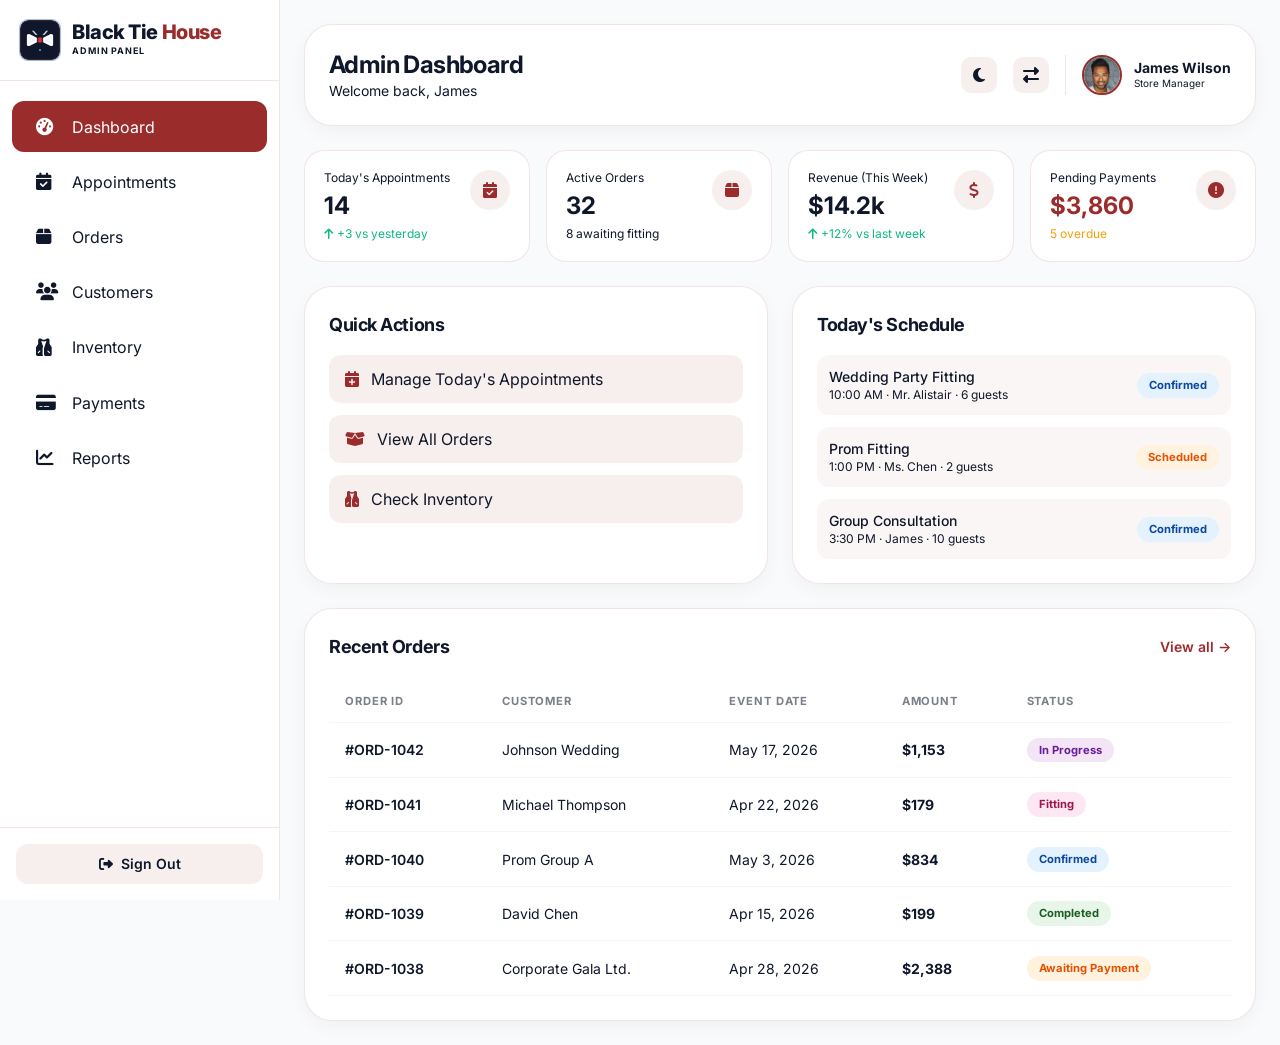
<file: admin.html>
<!DOCTYPE html>
<html lang="en" dir="ltr" data-theme="light">
<head>
    <meta charset="UTF-8" />
    <meta name="viewport" content="width=device-width, initial-scale=1.0" />
    <title>Admin Dashboard | Black Tie House — Formalwear & Tuxedo</title>
    <link rel="icon" type="image/svg+xml" href="assets/logo-icon.svg?v=2" />

    <!-- Tailwind CSS -->
    <script src="tailwind.js"></script>
    <script>
        tailwind.config = {
            darkMode: 'class',
            theme: {
                extend: {
                    colors: {
                        'bth-primary': 'var(--color-primary)',
                        'bth-primary-light': 'var(--color-primary-light)',
                        'bth-primary-dark': 'var(--color-primary-dark)',
                        'bth-primary-bright': 'var(--color-primary-bright)',
                        'bth-accent': 'var(--color-accent)',
                        'bg-warm': 'var(--color-bg-warm)',
                        'neutral-dark': 'var(--color-text-dark)',
                        'neutral-light': '#E8EDF2',
                        'dark-bg': '#0F172A',
                        'dark-card': '#141A24',
                        'dark-surface': '#1E293B',
                    },
                    fontFamily: {
                        'sans': ['Inter', '-apple-system', 'BlinkMacSystemFont', 'Segoe UI', 'Roboto', 'sans-serif'],
                        'display': ['Inter', 'sans-serif'],
                    },
                    animation: {
                        'slide-up': 'slideUp 0.5s ease-out',
                        'fade-in': 'fadeIn 0.3s ease-out',
                    },
                    keyframes: {
                        slideUp: { '0%': { transform: 'translateY(30px)', opacity: '0' }, '100%': { transform: 'translateY(0)', opacity: '1' } },
                        fadeIn: { '0%': { opacity: '0' }, '100%': { opacity: '1' } },
                    }
                }
            }
        }
    </script>

    <!-- Fonts & Icons -->
    <link rel="preconnect" href="https://fonts.googleapis.com">
    <link rel="preconnect" href="https://fonts.gstatic.com" crossorigin>
    <link href="https://fonts.googleapis.com/css2?family=Inter:wght@300;400;500;600;700;800&display=swap" rel="stylesheet">
    <link rel="stylesheet" href="https://cdnjs.cloudflare.com/ajax/libs/font-awesome/6.5.2/css/all.min.css">

    <style>
        :root, [data-theme="light"] {
            --color-primary: #9B2C2C;
            --color-primary-light: #C53030;
            --color-primary-dark: #742A2A;
            --color-primary-bright: #C53030;
            --color-accent: #9B2C2C;
            --color-bg-warm: #F8FAFC;
            --color-text-dark: #0F172A;
            --color-rgb-primary: 155, 44, 44;
            --color-rgb-bright: 197, 48, 48;
        }

        body { font-family: 'Inter', sans-serif; background-color: var(--color-bg-warm); color: var(--color-text-dark); transition: background-color 0.4s ease, color 0.4s ease; }
        .dark body { background-color: #0F172A; color: #E2E8F0; }
        h1,h2,h3,h4,h5,h6 { font-family: 'Inter', sans-serif; font-weight: 700; letter-spacing: -0.025em; }

        .dark .text-bth-primary { color: var(--color-primary-bright) !important; }
        .dark .border-bth-primary { border-color: var(--color-primary-bright) !important; }
        .dark .bg-bth-primary { background-color: var(--color-primary-bright) !important; }
        body::-webkit-scrollbar { display: none; }
        body { -ms-overflow-style: none; scrollbar-width: none; }

        /* Sidebar */
        .sidebar {
            position: fixed;
            left: 0; top: 0; height: 100vh;
            width: 280px;
            background: #FFFFFF;
            border-right: 1px solid rgba(var(--color-rgb-primary), 0.12);
            transition: transform 0.3s ease;
            z-index: 100;
            overflow-y: auto;
        }
        .dark .sidebar { background: #0F172A; border-right-color: rgba(var(--color-rgb-bright), 0.15); }
        @media (max-width: 768px) { .sidebar { transform: translateX(-100%); } .sidebar.open { transform: translateX(0); } }
        .sidebar-overlay { position: fixed; top:0;left:0;right:0;bottom:0; background: rgba(0,0,0,0.5); z-index:99; display:none; }
        .sidebar-overlay.open { display:block; }

        .sidebar-item {
            display: flex; align-items: center; gap: 0.75rem;
            padding: 0.85rem 1.5rem; margin: 0.25rem 0.75rem;
            border-radius: 12px; color: var(--color-text-dark);
            transition: all 0.2s; cursor: pointer;
        }
        .dark .sidebar-item { color: #E2E8F0; }
        .sidebar-item:hover { background: rgba(var(--color-rgb-primary), 0.08); color: var(--color-primary); }
        .dark .sidebar-item:hover { background: rgba(var(--color-rgb-bright), 0.12); color: var(--color-primary-bright); }
        .sidebar-item.active { background: var(--color-primary); color: #FFFFFF; }
        .dark .sidebar-item.active { background: var(--color-primary-bright); color: #0F172A; }
        .sidebar-item i { width: 24px; font-size: 1.1rem; }

        .main-content { margin-left: 280px; padding: 1.5rem; min-height: 100vh; }
        @media (max-width: 768px) {
            .main-content {
                margin-left: 0;
                padding: 1rem;
                padding-top: 70px;
                overflow-x: hidden;
            }
        }

        .mobile-header {
            display: none; position: fixed; top:0;left:0;right:0;
            background: #FFFFFF; padding: 0.75rem 1rem;
            border-bottom: 1px solid rgba(var(--color-rgb-primary), 0.12);
            z-index: 50; align-items: center; justify-content: space-between;
        }
        .dark .mobile-header { background: #0F172A; border-bottom-color: rgba(var(--color-rgb-bright), 0.15); }
        @media (max-width: 768px) { .mobile-header { display: flex; } }

        .toggle-btn {
            width: 36px; height: 36px; border-radius: 10px;
            background: rgba(var(--color-rgb-primary), 0.08);
            color: var(--color-text-dark); display: inline-flex;
            align-items: center; justify-content: center; cursor: pointer;
            transition: all 0.2s; border: none;
        }
        .dark .toggle-btn { background: rgba(var(--color-rgb-bright), 0.12); color: #E2E8F0; }
        .toggle-btn:hover { background: var(--color-primary); color: #FFFFFF; }
        .dark .toggle-btn:hover { background: var(--color-primary-bright); color: #0F172A; }

        .card-design {
            background: #FFFFFF; border-radius: 24px;
            transition: all 0.3s ease;
            border: 1px solid rgba(var(--color-rgb-primary), 0.12);
            box-shadow: 0 6px 18px rgba(0,0,0,0.04);
        }
        @media (min-width: 640px) {
            .card-design { border-radius: 28px; }
        }
        .dark .card-design { background: #141A24; border-color: rgba(var(--color-rgb-bright), 0.15); }
        .card-design:hover { border-color: var(--color-primary); }

        .btn-primary-design, .btn-primary {
            background: var(--color-primary); color: #FFFFFF;
            font-weight: 700; border-radius: 60px; transition: all 0.3s;
            box-shadow: 0 4px 12px rgba(var(--color-rgb-primary), 0.3);
            white-space: nowrap; border: none; cursor: pointer;
            display: inline-flex; align-items: center; justify-content: center; gap: 0.5rem; vertical-align: middle;
        }
        .btn-primary-design:hover, .btn-primary:hover { background: var(--color-primary-dark); transform: translateY(-2px); box-shadow: 0 8px 20px rgba(var(--color-rgb-primary), 0.4); color: #FFFFFF; }
        .dark .btn-primary-design, .dark .btn-primary { background: var(--color-primary-bright); color: #0F172A; }
        .dark .btn-primary-design:hover, .dark .btn-primary:hover { background: var(--color-primary); color: #FFFFFF; }

        .btn-outline-design, .btn-outline {
            border: 1.5px solid var(--color-primary); color: var(--color-primary);
            background: transparent; border-radius: 60px; font-weight: 600;
            transition: all 0.3s; white-space: nowrap; cursor: pointer;
            display: inline-flex; align-items: center; justify-content: center; gap: 0.5rem; vertical-align: middle;
        }
        .btn-outline-design:hover, .btn-outline:hover { background: var(--color-primary); color: #FFFFFF; transform: translateY(-2px); }
        .dark .btn-outline-design, .dark .btn-outline { border-color: var(--color-primary-bright); color: var(--color-primary-bright); }
        .dark .btn-outline-design:hover, .dark .btn-outline:hover { background: var(--color-primary-bright); color: #0F172A; }

        .stat-card {
            background: #FFFFFF; border-radius: 20px; padding: 1.2rem;
            border: 1px solid rgba(var(--color-rgb-primary), 0.12);
            transition: all 0.3s;
        }
        .dark .stat-card { background: #141A24; border-color: rgba(var(--color-rgb-bright), 0.15); }
        .stat-card:hover { transform: translateY(-3px); border-color: var(--color-primary); }

        .status-badge {
            display: inline-flex; align-items: center; padding: 0.25rem 0.75rem;
            border-radius: 40px; font-size: 0.7rem; font-weight: 700;
        }
        .status-active { background: #E3F2FD; color: #0D47A1; }
        .status-pending { background: #FFF3E0; color: #E65100; }
        .status-completed { background: #E8F5E9; color: #1B5E20; }
        .status-cancelled { background: #FFEBEE; color: #C62828; }
        .status-inprogress { background: #F3E5F5; color: #6A1B9A; }
        .status-fitting { background: #FCE7F3; color: #9D174D; }
        .status-overdue { background: #FFEBEE; color: #B71C1C; }
        .dark .status-active { background: #0D47A1; color: #90CAF9; }
        .dark .status-pending { background: #E65100; color: #FFCC80; }
        .dark .status-completed { background: #1B5E20; color: #A5D6A7; }
        .dark .status-cancelled { background: #B71C1C; color: #EF9A9A; }
        .dark .status-inprogress { background: #4A148C; color: #CE93D8; }
        .dark .status-fitting { background: #831843; color: #F9A8D4; }
        .dark .status-overdue { background: #7F1D1D; color: #FCA5A5; }

        .form-input {
            width: 100%; padding: 0.75rem 1rem;
            border-radius: 16px; border: 1.5px solid rgba(var(--color-rgb-primary), 0.2);
            background: #FFFFFF; transition: all 0.3s;
            color: var(--color-text-dark); font-family: 'Inter', sans-serif;
        }
        .dark .form-input { background: #0F172A; border-color: rgba(var(--color-rgb-bright), 0.2); color: #E2E8F0; }
        .form-input:focus { outline: none; border-color: var(--color-primary); box-shadow: 0 0 0 4px rgba(var(--color-rgb-primary), 0.15); }
        .form-label { display: block; font-weight: 600; font-size: 0.9rem; margin-bottom: 0.4rem; color: var(--color-text-dark); }
        .dark .form-label { color: #E2E8F0; }

        .progress-bar { height: 8px; background: rgba(var(--color-rgb-primary), 0.12); border-radius: 10px; overflow: hidden; }
        .dark .progress-bar { background: rgba(var(--color-rgb-bright), 0.15); }
        .progress-fill { height: 100%; background: var(--color-primary); border-radius: 10px; transition: width 0.6s ease; }
        .dark .progress-fill { background: var(--color-primary-bright); }

        .page-content.hidden { display: none; }
        .receipt-item { padding: 0.75rem 0; border-bottom: 1px solid rgba(var(--color-rgb-primary), 0.08); }
        .dark .receipt-item { border-bottom-color: rgba(var(--color-rgb-bright), 0.1); }

        /* RTL support */
        [dir="rtl"] .sidebar { left: auto; right: 0; border-right: none; border-left: 1px solid rgba(var(--color-rgb-primary), 0.12); }
        [dir="rtl"] .main-content { margin-left: 0; margin-right: 280px; }
        [dir="rtl"] .sidebar-item i { margin-right: 0; margin-left: 0.75rem; }
        @media (max-width: 768px) {
            [dir="rtl"] .sidebar { transform: translateX(100%); }
            [dir="rtl"] .sidebar.open { transform: translateX(0); }
            [dir="rtl"] .main-content { margin-right: 0; }
        }

        input[type="date"]::-webkit-calendar-picker-indicator { cursor: pointer; opacity: 0.85; transition: all 0.2s ease; }
        input[type="date"]::-webkit-calendar-picker-indicator:hover { opacity: 1; }
        .dark input[type="date"]::-webkit-calendar-picker-indicator { filter: invert(1) brightness(1.2); opacity: 0.9; }
        .dark input[type="date"]::-webkit-calendar-picker-indicator:hover { opacity: 1; }

        /* Admin table */
        .admin-table { width: 100%; border-collapse: separate; border-spacing: 0; }
        .admin-table th {
            text-align: left; font-size: 0.7rem; font-weight: 700;
            text-transform: uppercase; letter-spacing: 0.08em;
            color: var(--color-text-dark); opacity: 0.55;
            padding: 0.75rem 1rem; border-bottom: 1px solid rgba(var(--color-rgb-primary), 0.08);
        }
        .dark .admin-table th { color: #E2E8F0; border-bottom-color: rgba(var(--color-rgb-bright), 0.1); }
        .admin-table td {
            padding: 0.9rem 1rem; font-size: 0.875rem;
            border-bottom: 1px solid rgba(var(--color-rgb-primary), 0.06);
            color: var(--color-text-dark);
        }
        .dark .admin-table td { border-bottom-color: rgba(var(--color-rgb-bright), 0.08); color: #E2E8F0; }
        .admin-table tr:hover td { background: rgba(var(--color-rgb-primary), 0.03); }
        .dark .admin-table tr:hover td { background: rgba(var(--color-rgb-bright), 0.05); }
        [dir="rtl"] .admin-table th { text-align: right; }
    </style>
</head>
<body>

    <!-- Mobile Header -->
    <div class="mobile-header">
        <div class="flex items-center gap-3">
            <button id="menuToggle" class="toggle-btn"><i class="fas fa-bars"></i></button>
            <a href="index.html" class="flex items-center gap-3 group shrink-0 transition-transform duration-200 hover:scale-[1.02]">
                <img src="assets/logo-icon.svg" alt="Black Tie House" class="w-10 h-10 rounded-lg shadow-sm shrink-0 object-contain ring-1 ring-border dark:ring-white/15 transition-transform duration-300 group-hover:scale-105">
                <div class="flex flex-col">
                    <div class="flex items-baseline">
                        <span class="text-lg font-extrabold tracking-tight text-neutral-dark dark:text-white leading-none">Black Tie</span>
                        <span class="text-lg font-extrabold tracking-tight text-bth-accent dark:text-red-400 leading-none ml-1">House</span>
                    </div>
                    <span class="text-[8px] font-bold tracking-widest text-neutral-dark/60 dark:text-gray-400 uppercase mt-0.5">Admin Panel</span>
                </div>
            </a>
        </div>
        <div class="flex items-center gap-2">
            <button id="theme-toggle-mobile" class="toggle-btn"><i class="fas fa-moon dark:hidden"></i><i class="fas fa-sun hidden dark:inline"></i></button>
            <button id="rtl-toggle-mobile" class="toggle-btn"><i class="fas fa-exchange-alt"></i></button>
        </div>
    </div>

    <div id="sidebarOverlay" class="sidebar-overlay"></div>

    <!-- Sidebar -->
    <div class="sidebar" id="sidebar">
        <div class="p-5 border-b border-[rgba(var(--color-rgb-primary),0.12)] dark:border-[rgba(var(--color-rgb-bright),0.15)]">
            <a href="index.html" class="flex items-center gap-3 group transition-transform duration-200 hover:scale-[1.02]">
                <img src="assets/logo-icon.svg" alt="Black Tie House" class="w-10 h-10 rounded-lg shadow-sm shrink-0 object-contain ring-1 ring-border dark:ring-white/15 transition-transform duration-300 group-hover:scale-105">
                <div class="flex flex-col">
                    <div class="flex items-baseline">
                        <span class="text-xl font-extrabold tracking-tight text-neutral-dark dark:text-white leading-none">Black Tie</span>
                        <span class="text-xl font-extrabold tracking-tight text-bth-accent dark:text-red-400 leading-none ml-1">House</span>
                    </div>
                    <span class="text-[9px] font-bold tracking-widest text-neutral-dark/60 dark:text-gray-400 uppercase mt-0.5">Admin Panel</span>
                </div>
            </a>
        </div>
        <nav class="py-4">
            <div class="sidebar-item active" data-page="dashboard"><i class="fas fa-tachometer-alt"></i><span>Dashboard</span></div>
            <div class="sidebar-item" data-page="appointments"><i class="fas fa-calendar-check"></i><span>Appointments</span></div>
            <div class="sidebar-item" data-page="orders"><i class="fas fa-box"></i><span>Orders</span></div>
            <div class="sidebar-item" data-page="customers"><i class="fas fa-users"></i><span>Customers</span></div>
            <div class="sidebar-item" data-page="inventory"><i class="fas fa-vest"></i><span>Inventory</span></div>
            <div class="sidebar-item" data-page="payments"><i class="fas fa-credit-card"></i><span>Payments</span></div>
            <div class="sidebar-item" data-page="reports"><i class="fas fa-chart-line"></i><span>Reports</span></div>
        </nav>
        <div class="absolute bottom-0 left-0 right-0 p-4 border-t border-[rgba(var(--color-rgb-primary),0.12)] dark:border-[rgba(var(--color-rgb-bright),0.15)]">
            <a href="login.html" class="flex items-center justify-center gap-2 w-full p-2.5 rounded-xl bg-[rgba(var(--color-rgb-primary),0.08)] hover:bg-bth-primary transition font-semibold text-sm text-neutral-dark dark:text-gray-200 hover:text-white">
                <i class="fas fa-sign-out-alt"></i><span>Sign Out</span>
            </a>
        </div>
    </div>

    <!-- Main Content -->
    <div class="main-content">
        <div class="card-design p-4 md:p-6 flex justify-between items-center flex-wrap gap-3 mb-6">
            <div>
                <h1 class="text-2xl font-display font-bold" id="page-title">Admin Dashboard</h1>
                <p class="text-sm text-neutral-dark/60 dark:text-gray-400" id="page-subtitle">Welcome back, James</p>
            </div>
            <div class="hidden lg:flex items-center gap-4">
                <button id="theme-toggle" class="toggle-btn"><i class="fas fa-moon dark:hidden"></i><i class="fas fa-sun hidden dark:inline"></i></button>
                <button id="rtl-toggle" class="toggle-btn"><i class="fas fa-exchange-alt"></i></button>
                <div class="flex items-center gap-3 border-l border-[rgba(var(--color-rgb-primary),0.12)] dark:border-[rgba(var(--color-rgb-bright),0.15)] pl-4">
                    <div class="w-10 h-10 rounded-full overflow-hidden border-2 border-bth-primary shadow-sm shrink-0">
                        <img src="assets/avatar_david.jpg" alt="Admin" class="w-full h-full object-cover object-top" style="object-position: center top;">
                    </div>
                    <div class="text-left hidden lg:block">
                        <p class="text-sm font-bold text-neutral-dark dark:text-white leading-tight">James Wilson</p>
                        <p class="text-[10px] text-neutral-dark/60 dark:text-gray-400">Store Manager</p>
                    </div>
                </div>
            </div>
        </div>

        <!-- ========== DASHBOARD ========== -->
        <div id="page-dashboard" class="page-content">
            <!-- Stats -->
            <div class="grid grid-cols-1 sm:grid-cols-2 lg:grid-cols-4 gap-4 mb-6">
                <div class="stat-card">
                    <div class="flex justify-between">
                        <div>
                            <p class="text-xs text-neutral-dark/60 dark:text-gray-400 mb-1">Today's Appointments</p>
                            <p class="text-2xl font-bold text-neutral-dark dark:text-white">14</p>
                            <p class="text-xs text-emerald-500 mt-1"><i class="fas fa-arrow-up mr-1"></i>+3 vs yesterday</p>
                        </div>
                        <div class="w-10 h-10 bg-[rgba(var(--color-rgb-primary),0.08)] rounded-full flex items-center justify-center"><i class="fas fa-calendar-check text-bth-primary"></i></div>
                    </div>
                </div>
                <div class="stat-card">
                    <div class="flex justify-between">
                        <div>
                            <p class="text-xs text-neutral-dark/60 dark:text-gray-400 mb-1">Active Orders</p>
                            <p class="text-2xl font-bold text-neutral-dark dark:text-white">32</p>
                            <p class="text-xs text-neutral-dark/60 dark:text-gray-400 mt-1">8 awaiting fitting</p>
                        </div>
                        <div class="w-10 h-10 bg-[rgba(var(--color-rgb-primary),0.08)] rounded-full flex items-center justify-center"><i class="fas fa-box text-bth-primary"></i></div>
                    </div>
                </div>
                <div class="stat-card">
                    <div class="flex justify-between">
                        <div>
                            <p class="text-xs text-neutral-dark/60 dark:text-gray-400 mb-1">Revenue (This Week)</p>
                            <p class="text-2xl font-bold text-neutral-dark dark:text-white">$14.2k</p>
                            <p class="text-xs text-emerald-500 mt-1"><i class="fas fa-arrow-up mr-1"></i>+12% vs last week</p>
                        </div>
                        <div class="w-10 h-10 bg-[rgba(var(--color-rgb-primary),0.08)] rounded-full flex items-center justify-center"><i class="fas fa-dollar-sign text-bth-primary"></i></div>
                    </div>
                </div>
                <div class="stat-card">
                    <div class="flex justify-between">
                        <div>
                            <p class="text-xs text-neutral-dark/60 dark:text-gray-400 mb-1">Pending Payments</p>
                            <p class="text-2xl font-bold text-bth-primary">$3,860</p>
                            <p class="text-xs text-amber-500 mt-1">5 overdue</p>
                        </div>
                        <div class="w-10 h-10 bg-[rgba(var(--color-rgb-primary),0.08)] rounded-full flex items-center justify-center"><i class="fas fa-exclamation-circle text-bth-primary"></i></div>
                    </div>
                </div>
            </div>

            <!-- Quick Actions & Today's Schedule -->
            <div class="grid grid-cols-1 lg:grid-cols-2 gap-6 mb-6">
                <div class="card-design p-4 sm:p-6">
                    <h3 class="font-display font-bold text-lg mb-4">Quick Actions</h3>
                    <div class="space-y-3">
                        <button data-nav="appointments" class="w-full text-left px-4 py-3 bg-[rgba(var(--color-rgb-primary),0.08)] dark:bg-[rgba(var(--color-rgb-bright),0.1)] text-neutral-dark dark:text-white rounded-xl hover:bg-[rgba(var(--color-rgb-primary),0.2)] transition flex items-center gap-3">
                            <i class="fas fa-calendar-plus text-bth-primary"></i><span>Manage Today's Appointments</span>
                        </button>
                        <button data-nav="orders" class="w-full text-left px-4 py-3 bg-[rgba(var(--color-rgb-primary),0.08)] dark:bg-[rgba(var(--color-rgb-bright),0.1)] text-neutral-dark dark:text-white rounded-xl hover:bg-[rgba(var(--color-rgb-primary),0.2)] transition flex items-center gap-3">
                            <i class="fas fa-box-open text-bth-primary"></i><span>View All Orders</span>
                        </button>
                        <button data-nav="inventory" class="w-full text-left px-4 py-3 bg-[rgba(var(--color-rgb-primary),0.08)] dark:bg-[rgba(var(--color-rgb-bright),0.1)] text-neutral-dark dark:text-white rounded-xl hover:bg-[rgba(var(--color-rgb-primary),0.2)] transition flex items-center gap-3">
                            <i class="fas fa-vest text-bth-primary"></i><span>Check Inventory</span>
                        </button>
                    </div>
                </div>
                <div class="card-design p-4 sm:p-6">
                    <h3 class="font-display font-bold text-lg mb-4">Today's Schedule</h3>
                    <div class="space-y-3">
                        <div class="flex items-center justify-between p-3 bg-[rgba(var(--color-rgb-primary),0.04)] dark:bg-[rgba(var(--color-rgb-bright),0.05)] rounded-xl">
                            <div>
                                <p class="font-medium text-sm">Wedding Party Fitting</p>
                                <p class="text-xs text-neutral-dark/60 dark:text-gray-400">10:00 AM · Mr. Alistair · 6 guests</p>
                            </div>
                            <span class="status-badge status-active">Confirmed</span>
                        </div>
                        <div class="flex items-center justify-between p-3 bg-[rgba(var(--color-rgb-primary),0.04)] dark:bg-[rgba(var(--color-rgb-bright),0.05)] rounded-xl">
                            <div>
                                <p class="font-medium text-sm">Prom Fitting</p>
                                <p class="text-xs text-neutral-dark/60 dark:text-gray-400">1:00 PM · Ms. Chen · 2 guests</p>
                            </div>
                            <span class="status-badge status-pending">Scheduled</span>
                        </div>
                        <div class="flex items-center justify-between p-3 bg-[rgba(var(--color-rgb-primary),0.04)] dark:bg-[rgba(var(--color-rgb-bright),0.05)] rounded-xl">
                            <div>
                                <p class="font-medium text-sm">Group Consultation</p>
                                <p class="text-xs text-neutral-dark/60 dark:text-gray-400">3:30 PM · James · 10 guests</p>
                            </div>
                            <span class="status-badge status-active">Confirmed</span>
                        </div>
                    </div>
                </div>
            </div>

            <!-- Recent Orders table -->
            <div class="card-design p-4 sm:p-6">
                <div class="flex flex-wrap justify-between items-center gap-3 mb-5">
                    <h3 class="font-display font-bold text-lg">Recent Orders</h3>
                    <button data-nav="orders" class="text-bth-primary text-sm font-semibold hover:underline">View all →</button>
                </div>
                <div class="overflow-x-auto">
                    <table class="admin-table">
                        <thead>
                            <tr>
                                <th>Order ID</th>
                                <th>Customer</th>
                                <th>Event Date</th>
                                <th>Amount</th>
                                <th>Status</th>
                            </tr>
                        </thead>
                        <tbody>
                            <tr>
                                <td class="font-semibold">#ORD-1042</td>
                                <td>Johnson Wedding</td>
                                <td>May 17, 2026</td>
                                <td class="font-bold">$1,153</td>
                                <td><span class="status-badge status-inprogress">In Progress</span></td>
                            </tr>
                            <tr>
                                <td class="font-semibold">#ORD-1041</td>
                                <td>Michael Thompson</td>
                                <td>Apr 22, 2026</td>
                                <td class="font-bold">$179</td>
                                <td><span class="status-badge status-fitting">Fitting</span></td>
                            </tr>
                            <tr>
                                <td class="font-semibold">#ORD-1040</td>
                                <td>Prom Group A</td>
                                <td>May 3, 2026</td>
                                <td class="font-bold">$834</td>
                                <td><span class="status-badge status-active">Confirmed</span></td>
                            </tr>
                            <tr>
                                <td class="font-semibold">#ORD-1039</td>
                                <td>David Chen</td>
                                <td>Apr 15, 2026</td>
                                <td class="font-bold">$199</td>
                                <td><span class="status-badge status-completed">Completed</span></td>
                            </tr>
                            <tr>
                                <td class="font-semibold">#ORD-1038</td>
                                <td>Corporate Gala Ltd.</td>
                                <td>Apr 28, 2026</td>
                                <td class="font-bold">$2,388</td>
                                <td><span class="status-badge status-pending">Awaiting Payment</span></td>
                            </tr>
                        </tbody>
                    </table>
                </div>
            </div>
        </div>

        <!-- ========== APPOINTMENTS ========== -->
        <div id="page-appointments" class="page-content hidden">
            <div class="card-design p-4 sm:p-6">
                <h3 class="font-display font-bold text-2xl mb-2">Appointments</h3>
                <p class="text-sm text-neutral-dark/60 dark:text-gray-400 mb-6">Manage all upcoming client fittings and consultations.</p>

                <div class="flex flex-wrap gap-3 mb-5">
                    <button class="btn-primary-design px-5 py-2 text-sm">Today (14)</button>
                    <button class="btn-outline-design px-5 py-2 text-sm">Tomorrow (9)</button>
                    <button class="btn-outline-design px-5 py-2 text-sm">This Week (48)</button>
                    <button class="btn-outline-design px-5 py-2 text-sm">All Upcoming</button>
                </div>

                <div class="space-y-4">
                    <div class="p-5 bg-[rgba(var(--color-rgb-primary),0.04)] dark:bg-[rgba(var(--color-rgb-bright),0.05)] rounded-2xl border border-[rgba(var(--color-rgb-primary),0.08)]">
                        <div class="flex flex-wrap justify-between items-start gap-3">
                            <div>
                                <p class="font-bold text-lg">Wedding Party Fitting — Johnson</p>
                                <p class="text-sm text-neutral-dark/60 dark:text-gray-400">Today · 10:00 AM – 12:00 PM</p>
                                <div class="flex items-center gap-3 mt-2">
                                    <span class="status-badge status-active">Confirmed</span>
                                    <span class="text-xs text-neutral-dark/60 dark:text-gray-400">Tailor: Mr. Alistair · 6 guests</span>
                                </div>
                            </div>
                            <div class="flex gap-2">
                                <button class="btn-outline-design text-xs px-4 py-1.5"><i class="fas fa-edit mr-1"></i>Edit</button>
                                <button class="btn-primary-design text-xs px-4 py-1.5"><i class="fas fa-eye mr-1"></i>Details</button>
                            </div>
                        </div>
                    </div>
                    <div class="p-5 bg-[rgba(var(--color-rgb-primary),0.04)] dark:bg-[rgba(var(--color-rgb-bright),0.05)] rounded-2xl border border-[rgba(var(--color-rgb-primary),0.08)]">
                        <div class="flex flex-wrap justify-between items-start gap-3">
                            <div>
                                <p class="font-bold text-lg">Prom Fitting — Individual</p>
                                <p class="text-sm text-neutral-dark/60 dark:text-gray-400">Today · 1:00 PM – 1:45 PM</p>
                                <div class="flex items-center gap-3 mt-2">
                                    <span class="status-badge status-pending">Scheduled</span>
                                    <span class="text-xs text-neutral-dark/60 dark:text-gray-400">Tailor: Ms. Chen · 2 guests</span>
                                </div>
                            </div>
                            <div class="flex gap-2">
                                <button class="btn-outline-design text-xs px-4 py-1.5"><i class="fas fa-edit mr-1"></i>Edit</button>
                                <button class="btn-primary-design text-xs px-4 py-1.5"><i class="fas fa-eye mr-1"></i>Details</button>
                            </div>
                        </div>
                    </div>
                    <div class="p-5 bg-[rgba(var(--color-rgb-primary),0.04)] dark:bg-[rgba(var(--color-rgb-bright),0.05)] rounded-2xl border border-[rgba(var(--color-rgb-primary),0.08)]">
                        <div class="flex flex-wrap justify-between items-start gap-3">
                            <div>
                                <p class="font-bold text-lg">Corporate Group Consultation</p>
                                <p class="text-sm text-neutral-dark/60 dark:text-gray-400">Today · 3:30 PM – 5:00 PM</p>
                                <div class="flex items-center gap-3 mt-2">
                                    <span class="status-badge status-active">Confirmed</span>
                                    <span class="text-xs text-neutral-dark/60 dark:text-gray-400">Coordinator: James · 10 guests</span>
                                </div>
                            </div>
                            <div class="flex gap-2">
                                <button class="btn-outline-design text-xs px-4 py-1.5"><i class="fas fa-edit mr-1"></i>Edit</button>
                                <button class="btn-primary-design text-xs px-4 py-1.5"><i class="fas fa-eye mr-1"></i>Details</button>
                            </div>
                        </div>
                    </div>
                </div>
            </div>
        </div>

        <!-- ========== ORDERS ========== -->
        <div id="page-orders" class="page-content hidden">
            <div class="card-design p-4 sm:p-6">
                <h3 class="font-display font-bold text-2xl mb-2">Orders</h3>
                <p class="text-sm text-neutral-dark/60 dark:text-gray-400 mb-6">Manage rental and purchase orders across all channels.</p>

                <div class="flex flex-wrap gap-3 mb-5">
                    <button class="btn-primary-design px-5 py-2 text-sm">All (32)</button>
                    <button class="btn-outline-design px-5 py-2 text-sm">Awaiting Fitting (8)</button>
                    <button class="btn-outline-design px-5 py-2 text-sm">In Progress (12)</button>
                    <button class="btn-outline-design px-5 py-2 text-sm">Ready (7)</button>
                    <button class="btn-outline-design px-5 py-2 text-sm">Completed (5)</button>
                </div>

                <div class="overflow-x-auto">
                    <table class="admin-table">
                        <thead>
                            <tr>
                                <th>Order ID</th>
                                <th>Customer</th>
                                <th>Type</th>
                                <th>Event Date</th>
                                <th>Status</th>
                                <th>Amount</th>
                                <th></th>
                            </tr>
                        </thead>
                        <tbody>
                            <tr>
                                <td class="font-semibold">#ORD-1042</td>
                                <td>Johnson Wedding Party</td>
                                <td>Group Rental</td>
                                <td>May 17, 2026</td>
                                <td><span class="status-badge status-inprogress">In Progress</span></td>
                                <td class="font-bold">$1,153</td>
                                <td><button class="text-bth-primary text-xs font-semibold hover:underline">Manage</button></td>
                            </tr>
                            <tr>
                                <td class="font-semibold">#ORD-1041</td>
                                <td>Michael Thompson</td>
                                <td>Rental</td>
                                <td>Apr 22, 2026</td>
                                <td><span class="status-badge status-fitting">Fitting</span></td>
                                <td class="font-bold">$179</td>
                                <td><button class="text-bth-primary text-xs font-semibold hover:underline">Manage</button></td>
                            </tr>
                            <tr>
                                <td class="font-semibold">#ORD-1040</td>
                                <td>Prom Group A</td>
                                <td>Group Rental</td>
                                <td>May 3, 2026</td>
                                <td><span class="status-badge status-active">Confirmed</span></td>
                                <td class="font-bold">$834</td>
                                <td><button class="text-bth-primary text-xs font-semibold hover:underline">Manage</button></td>
                            </tr>
                            <tr>
                                <td class="font-semibold">#ORD-1039</td>
                                <td>David Chen</td>
                                <td>Purchase</td>
                                <td>Apr 15, 2026</td>
                                <td><span class="status-badge status-completed">Completed</span></td>
                                <td class="font-bold">$199</td>
                                <td><button class="text-bth-primary text-xs font-semibold hover:underline">View</button></td>
                            </tr>
                            <tr>
                                <td class="font-semibold">#ORD-1038</td>
                                <td>Corporate Gala Ltd.</td>
                                <td>Group Rental</td>
                                <td>Apr 28, 2026</td>
                                <td><span class="status-badge status-pending">Awaiting Payment</span></td>
                                <td class="font-bold">$2,388</td>
                                <td><button class="text-bth-primary text-xs font-semibold hover:underline">Manage</button></td>
                            </tr>
                            <tr>
                                <td class="font-semibold">#ORD-1037</td>
                                <td>Robert Mitchell</td>
                                <td>Rental</td>
                                <td>Apr 20, 2026</td>
                                <td><span class="status-badge status-overdue">Overdue</span></td>
                                <td class="font-bold">$149</td>
                                <td><button class="text-bth-primary text-xs font-semibold hover:underline">Manage</button></td>
                            </tr>
                        </tbody>
                    </table>
                </div>
            </div>
        </div>

        <!-- ========== CUSTOMERS ========== -->
        <div id="page-customers" class="page-content hidden">
            <div class="card-design p-4 sm:p-6">
                <h3 class="font-display font-bold text-2xl mb-2">Customers</h3>
                <p class="text-sm text-neutral-dark/60 dark:text-gray-400 mb-6">Client directory with order history and contact details.</p>

                <div class="grid grid-cols-1 sm:grid-cols-2 lg:grid-cols-4 gap-4 mb-6">
                    <div class="p-4 bg-[rgba(var(--color-rgb-primary),0.04)] dark:bg-[rgba(var(--color-rgb-bright),0.05)] rounded-xl border border-[rgba(var(--color-rgb-primary),0.08)]">
                        <p class="text-xs text-neutral-dark/60 dark:text-gray-400 mb-1">Total Customers</p>
                        <p class="text-2xl font-bold">328</p>
                    </div>
                    <div class="p-4 bg-[rgba(var(--color-rgb-primary),0.04)] dark:bg-[rgba(var(--color-rgb-bright),0.05)] rounded-xl border border-[rgba(var(--color-rgb-primary),0.08)]">
                        <p class="text-xs text-neutral-dark/60 dark:text-gray-400 mb-1">New This Month</p>
                        <p class="text-2xl font-bold text-emerald-500">+42</p>
                    </div>
                    <div class="p-4 bg-[rgba(var(--color-rgb-primary),0.04)] dark:bg-[rgba(var(--color-rgb-bright),0.05)] rounded-xl border border-[rgba(var(--color-rgb-primary),0.08)]">
                        <p class="text-xs text-neutral-dark/60 dark:text-gray-400 mb-1">Returning</p>
                        <p class="text-2xl font-bold">186</p>
                    </div>
                    <div class="p-4 bg-[rgba(var(--color-rgb-primary),0.04)] dark:bg-[rgba(var(--color-rgb-bright),0.05)] rounded-xl border border-[rgba(var(--color-rgb-primary),0.08)]">
                        <p class="text-xs text-neutral-dark/60 dark:text-gray-400 mb-1">Corporate Accounts</p>
                        <p class="text-2xl font-bold">24</p>
                    </div>
                </div>

                <div class="overflow-x-auto">
                    <table class="admin-table">
                        <thead>
                            <tr>
                                <th>Customer</th>
                                <th>Contact</th>
                                <th>Type</th>
                                <th>Total Orders</th>
                                <th>Last Order</th>
                                <th></th>
                            </tr>
                        </thead>
                        <tbody>
                            <tr>
                                <td>
                                    <div class="flex items-center gap-3">
                                        <div class="w-8 h-8 rounded-full bg-bth-primary/15 flex items-center justify-center text-bth-primary text-xs font-bold">MJ</div>
                                        <div>
                                            <p class="font-semibold">Michael Johnson</p>
                                            <p class="text-xs text-neutral-dark/60 dark:text-gray-400">Premium</p>
                                        </div>
                                    </div>
                                </td>
                                <td class="text-xs">michael@example.com<br><span class="text-neutral-dark/60 dark:text-gray-400">(212) 555-1042</span></td>
                                <td>Individual</td>
                                <td class="font-bold">12</td>
                                <td>Apr 8, 2026</td>
                                <td><button class="text-bth-primary text-xs font-semibold hover:underline">View</button></td>
                            </tr>
                            <tr>
                                <td>
                                    <div class="flex items-center gap-3">
                                        <div class="w-8 h-8 rounded-full bg-bth-primary/15 flex items-center justify-center text-bth-primary text-xs font-bold">JW</div>
                                        <div>
                                            <p class="font-semibold">Johnson Wedding Party</p>
                                            <p class="text-xs text-neutral-dark/60 dark:text-gray-400">Group Order</p>
                                        </div>
                                    </div>
                                </td>
                                <td class="text-xs">wedding@johnson.com<br><span class="text-neutral-dark/60 dark:text-gray-400">(212) 555-8871</span></td>
                                <td>Group (7)</td>
                                <td class="font-bold">1</td>
                                <td>Apr 9, 2026</td>
                                <td><button class="text-bth-primary text-xs font-semibold hover:underline">View</button></td>
                            </tr>
                            <tr>
                                <td>
                                    <div class="flex items-center gap-3">
                                        <div class="w-8 h-8 rounded-full bg-bth-primary/15 flex items-center justify-center text-bth-primary text-xs font-bold">DC</div>
                                        <div>
                                            <p class="font-semibold">David Chen</p>
                                            <p class="text-xs text-neutral-dark/60 dark:text-gray-400">Regular</p>
                                        </div>
                                    </div>
                                </td>
                                <td class="text-xs">david.chen@example.com<br><span class="text-neutral-dark/60 dark:text-gray-400">(212) 555-4488</span></td>
                                <td>Individual</td>
                                <td class="font-bold">5</td>
                                <td>Apr 2, 2026</td>
                                <td><button class="text-bth-primary text-xs font-semibold hover:underline">View</button></td>
                            </tr>
                            <tr>
                                <td>
                                    <div class="flex items-center gap-3">
                                        <div class="w-8 h-8 rounded-full bg-bth-primary/15 flex items-center justify-center text-bth-primary text-xs font-bold">CG</div>
                                        <div>
                                            <p class="font-semibold">Corporate Gala Ltd.</p>
                                            <p class="text-xs text-neutral-dark/60 dark:text-gray-400">Corporate Account</p>
                                        </div>
                                    </div>
                                </td>
                                <td class="text-xs">events@corpgala.com<br><span class="text-neutral-dark/60 dark:text-gray-400">(212) 555-2000</span></td>
                                <td>Corporate (12)</td>
                                <td class="font-bold">3</td>
                                <td>Apr 6, 2026</td>
                                <td><button class="text-bth-primary text-xs font-semibold hover:underline">View</button></td>
                            </tr>
                        </tbody>
                    </table>
                </div>
            </div>
        </div>

        <!-- ========== INVENTORY ========== -->
        <div id="page-inventory" class="page-content hidden">
            <div class="card-design p-4 sm:p-6">
                <h3 class="font-display font-bold text-2xl mb-2">Inventory</h3>
                <p class="text-sm text-neutral-dark/60 dark:text-gray-400 mb-6">Track stock levels of tuxedos, suits, and accessories across sizes.</p>

                <div class="grid grid-cols-1 sm:grid-cols-3 gap-4 mb-6">
                    <div class="p-4 bg-[rgba(var(--color-rgb-primary),0.04)] dark:bg-[rgba(var(--color-rgb-bright),0.05)] rounded-xl border border-[rgba(var(--color-rgb-primary),0.08)]">
                        <p class="text-xs text-neutral-dark/60 dark:text-gray-400 mb-1">Total Items</p>
                        <p class="text-2xl font-bold">842</p>
                    </div>
                    <div class="p-4 bg-[rgba(var(--color-rgb-primary),0.04)] dark:bg-[rgba(var(--color-rgb-bright),0.05)] rounded-xl border border-[rgba(var(--color-rgb-primary),0.08)]">
                        <p class="text-xs text-neutral-dark/60 dark:text-gray-400 mb-1">Currently Rented</p>
                        <p class="text-2xl font-bold text-bth-primary">518</p>
                    </div>
                    <div class="p-4 bg-[rgba(var(--color-rgb-primary),0.04)] dark:bg-[rgba(var(--color-rgb-bright),0.05)] rounded-xl border border-[rgba(var(--color-rgb-primary),0.08)]">
                        <p class="text-xs text-neutral-dark/60 dark:text-gray-400 mb-1">Needs Restocking</p>
                        <p class="text-2xl font-bold text-amber-500">6 styles</p>
                    </div>
                </div>

                <div class="space-y-3">
                    <div class="p-4 bg-[rgba(var(--color-rgb-primary),0.04)] dark:bg-[rgba(var(--color-rgb-bright),0.05)] rounded-xl border border-[rgba(var(--color-rgb-primary),0.08)]">
                        <div class="flex flex-wrap justify-between items-center gap-3">
                            <div>
                                <p class="font-bold">Midnight Blue Tuxedo</p>
                                <p class="text-xs text-neutral-dark/60 dark:text-gray-400">Sizes 36R – 48L · Peak lapel</p>
                            </div>
                            <div class="flex items-center gap-3">
                                <span class="status-badge status-active">In Stock</span>
                                <span class="text-sm font-bold">62 available</span>
                            </div>
                        </div>
                        <div class="progress-bar mt-3"><div class="progress-fill" style="width: 78%"></div></div>
                    </div>
                    <div class="p-4 bg-[rgba(var(--color-rgb-primary),0.04)] dark:bg-[rgba(var(--color-rgb-bright),0.05)] rounded-xl border border-[rgba(var(--color-rgb-primary),0.08)]">
                        <div class="flex flex-wrap justify-between items-center gap-3">
                            <div>
                                <p class="font-bold">Charcoal Three-Piece Suit</p>
                                <p class="text-xs text-neutral-dark/60 dark:text-gray-400">Sizes 38R – 46L · Modern fit</p>
                            </div>
                            <div class="flex items-center gap-3">
                                <span class="status-badge status-pending">Low Stock</span>
                                <span class="text-sm font-bold text-amber-500">14 available</span>
                            </div>
                        </div>
                        <div class="progress-bar mt-3"><div class="progress-fill" style="width: 22%"></div></div>
                    </div>
                    <div class="p-4 bg-[rgba(var(--color-rgb-primary),0.04)] dark:bg-[rgba(var(--color-rgb-bright),0.05)] rounded-xl border border-[rgba(var(--color-rgb-primary),0.08)]">
                        <div class="flex flex-wrap justify-between items-center gap-3">
                            <div>
                                <p class="font-bold">Burgundy Velvet Dinner Jacket</p>
                                <p class="text-xs text-neutral-dark/60 dark:text-gray-400">Sizes 38R – 44R · Shawl collar</p>
                            </div>
                            <div class="flex items-center gap-3">
                                <span class="status-badge status-cancelled">Critical</span>
                                <span class="text-sm font-bold text-bth-primary">3 available</span>
                            </div>
                        </div>
                        <div class="progress-bar mt-3"><div class="progress-fill" style="width: 8%"></div></div>
                    </div>
                    <div class="p-4 bg-[rgba(var(--color-rgb-primary),0.04)] dark:bg-[rgba(var(--color-rgb-bright),0.05)] rounded-xl border border-[rgba(var(--color-rgb-primary),0.08)]">
                        <div class="flex flex-wrap justify-between items-center gap-3">
                            <div>
                                <p class="font-bold">Patent Leather Oxfords</p>
                                <p class="text-xs text-neutral-dark/60 dark:text-gray-400">Sizes 8 – 13 · Black</p>
                            </div>
                            <div class="flex items-center gap-3">
                                <span class="status-badge status-active">In Stock</span>
                                <span class="text-sm font-bold">94 available</span>
                            </div>
                        </div>
                        <div class="progress-bar mt-3"><div class="progress-fill" style="width: 88%"></div></div>
                    </div>
                    <div class="p-4 bg-[rgba(var(--color-rgb-primary),0.04)] dark:bg-[rgba(var(--color-rgb-bright),0.05)] rounded-xl border border-[rgba(var(--color-rgb-primary),0.08)]">
                        <div class="flex flex-wrap justify-between items-center gap-3">
                            <div>
                                <p class="font-bold">Silk Bow Tie & Pocket Square Sets</p>
                                <p class="text-xs text-neutral-dark/60 dark:text-gray-400">Black · Navy · Burgundy</p>
                            </div>
                            <div class="flex items-center gap-3">
                                <span class="status-badge status-active">In Stock</span>
                                <span class="text-sm font-bold">186 available</span>
                            </div>
                        </div>
                        <div class="progress-bar mt-3"><div class="progress-fill" style="width: 95%"></div></div>
                    </div>
                </div>
            </div>
        </div>

        <!-- ========== PAYMENTS ========== -->
        <div id="page-payments" class="page-content hidden">
            <div class="card-design p-4 sm:p-6">
                <h3 class="font-display font-bold text-2xl mb-2">Payments</h3>
                <p class="text-sm text-neutral-dark/60 dark:text-gray-400 mb-6">Track incoming payments, outstanding balances, and refunds.</p>

                <div class="grid grid-cols-1 sm:grid-cols-4 gap-4 mb-6">
                    <div class="p-4 bg-[rgba(var(--color-rgb-primary),0.04)] dark:bg-[rgba(var(--color-rgb-bright),0.05)] rounded-xl border border-[rgba(var(--color-rgb-primary),0.08)]">
                        <p class="text-xs text-neutral-dark/60 dark:text-gray-400 mb-1">Collected This Week</p>
                        <p class="text-2xl font-bold text-emerald-500">$14,220</p>
                    </div>
                    <div class="p-4 bg-[rgba(var(--color-rgb-primary),0.04)] dark:bg-[rgba(var(--color-rgb-bright),0.05)] rounded-xl border border-[rgba(var(--color-rgb-primary),0.08)]">
                        <p class="text-xs text-neutral-dark/60 dark:text-gray-400 mb-1">Outstanding</p>
                        <p class="text-2xl font-bold text-bth-primary">$3,860</p>
                    </div>
                    <div class="p-4 bg-[rgba(var(--color-rgb-primary),0.04)] dark:bg-[rgba(var(--color-rgb-bright),0.05)] rounded-xl border border-[rgba(var(--color-rgb-primary),0.08)]">
                        <p class="text-xs text-neutral-dark/60 dark:text-gray-400 mb-1">Overdue Invoices</p>
                        <p class="text-2xl font-bold text-amber-500">5</p>
                    </div>
                    <div class="p-4 bg-[rgba(var(--color-rgb-primary),0.04)] dark:bg-[rgba(var(--color-rgb-bright),0.05)] rounded-xl border border-[rgba(var(--color-rgb-primary),0.08)]">
                        <p class="text-xs text-neutral-dark/60 dark:text-gray-400 mb-1">Refunds Processed</p>
                        <p class="text-2xl font-bold">$420</p>
                    </div>
                </div>

                <h4 class="font-bold text-lg mb-3">Recent Transactions</h4>
                <div class="space-y-2">
                    <div class="receipt-item flex justify-between items-center">
                        <div>
                            <p class="font-bold text-sm">#ORD-1041 · Michael Thompson</p>
                            <p class="text-xs text-neutral-dark/60 dark:text-gray-400">Apr 9, 2026 · Visa •••• 4521</p>
                        </div>
                        <div class="flex items-center gap-4">
                            <span class="font-bold text-sm text-emerald-500">+$179</span>
                            <span class="status-badge status-completed text-xs">Paid</span>
                        </div>
                    </div>
                    <div class="receipt-item flex justify-between items-center">
                        <div>
                            <p class="font-bold text-sm">#ORD-1042 · Johnson Wedding</p>
                            <p class="text-xs text-neutral-dark/60 dark:text-gray-400">Apr 8, 2026 · Mastercard •••• 8830</p>
                        </div>
                        <div class="flex items-center gap-4">
                            <span class="font-bold text-sm text-emerald-500">+$755</span>
                            <span class="status-badge status-pending text-xs">Partial</span>
                        </div>
                    </div>
                    <div class="receipt-item flex justify-between items-center">
                        <div>
                            <p class="font-bold text-sm">#ORD-1038 · Corporate Gala Ltd.</p>
                            <p class="text-xs text-neutral-dark/60 dark:text-gray-400">Apr 6, 2026 · Invoice #INV-0388</p>
                        </div>
                        <div class="flex items-center gap-4">
                            <span class="font-bold text-sm text-bth-primary">$0</span>
                            <span class="status-badge status-overdue text-xs">Overdue</span>
                        </div>
                    </div>
                    <div class="receipt-item flex justify-between items-center">
                        <div>
                            <p class="font-bold text-sm">#ORD-1037 · Robert Mitchell (refund)</p>
                            <p class="text-xs text-neutral-dark/60 dark:text-gray-400">Apr 4, 2026 · Refund issued</p>
                        </div>
                        <div class="flex items-center gap-4">
                            <span class="font-bold text-sm text-bth-primary">-$149</span>
                            <span class="status-badge status-cancelled text-xs">Refunded</span>
                        </div>
                    </div>
                </div>

                <div class="flex flex-col sm:flex-row gap-3 mt-6">
                    <button class="btn-primary-design px-6 py-2.5 text-sm"><i class="fas fa-download mr-2"></i>Export Report</button>
                    <button class="btn-outline-design px-6 py-2.5 text-sm"><i class="fas fa-paper-plane mr-2"></i>Send Payment Reminders</button>
                </div>
            </div>
        </div>

        <!-- ========== REPORTS ========== -->
        <div id="page-reports" class="page-content hidden">
            <div class="card-design p-4 sm:p-6">
                <h3 class="font-display font-bold text-2xl mb-2">Reports</h3>
                <p class="text-sm text-neutral-dark/60 dark:text-gray-400 mb-6">Performance metrics across revenue, orders, and customer behavior.</p>

                <div class="grid grid-cols-1 sm:grid-cols-3 gap-4 mb-6">
                    <div class="p-5 bg-[rgba(var(--color-rgb-primary),0.04)] dark:bg-[rgba(var(--color-rgb-bright),0.05)] rounded-xl border border-[rgba(var(--color-rgb-primary),0.08)]">
                        <p class="text-xs text-neutral-dark/60 dark:text-gray-400 mb-1">Monthly Revenue</p>
                        <p class="text-3xl font-bold">$58.4k</p>
                        <p class="text-xs text-emerald-500 mt-1"><i class="fas fa-arrow-up mr-1"></i>+18% YoY</p>
                    </div>
                    <div class="p-5 bg-[rgba(var(--color-rgb-primary),0.04)] dark:bg-[rgba(var(--color-rgb-bright),0.05)] rounded-xl border border-[rgba(var(--color-rgb-primary),0.08)]">
                        <p class="text-xs text-neutral-dark/60 dark:text-gray-400 mb-1">Rentals vs Purchases</p>
                        <p class="text-3xl font-bold">82%</p>
                        <p class="text-xs text-neutral-dark/60 dark:text-gray-400 mt-1">Rentals of total orders</p>
                    </div>
                    <div class="p-5 bg-[rgba(var(--color-rgb-primary),0.04)] dark:bg-[rgba(var(--color-rgb-bright),0.05)] rounded-xl border border-[rgba(var(--color-rgb-primary),0.08)]">
                        <p class="text-xs text-neutral-dark/60 dark:text-gray-400 mb-1">Avg Order Value</p>
                        <p class="text-3xl font-bold">$182</p>
                        <p class="text-xs text-emerald-500 mt-1"><i class="fas fa-arrow-up mr-1"></i>+6% vs last month</p>
                    </div>
                </div>

                <div class="grid grid-cols-1 lg:grid-cols-2 gap-6">
                    <div class="p-5 bg-[rgba(var(--color-rgb-primary),0.04)] dark:bg-[rgba(var(--color-rgb-bright),0.05)] rounded-xl border border-[rgba(var(--color-rgb-primary),0.08)]">
                        <h4 class="font-bold text-lg mb-4">Top Performing Categories</h4>
                        <div class="space-y-3">
                            <div>
                                <div class="flex justify-between text-sm mb-1.5">
                                    <span>Tuxedos</span>
                                    <span class="font-bold">42%</span>
                                </div>
                                <div class="progress-bar"><div class="progress-fill" style="width: 42%"></div></div>
                            </div>
                            <div>
                                <div class="flex justify-between text-sm mb-1.5">
                                    <span>Three-Piece Suits</span>
                                    <span class="font-bold">28%</span>
                                </div>
                                <div class="progress-bar"><div class="progress-fill" style="width: 28%"></div></div>
                            </div>
                            <div>
                                <div class="flex justify-between text-sm mb-1.5">
                                    <span>Dinner Jackets</span>
                                    <span class="font-bold">18%</span>
                                </div>
                                <div class="progress-bar"><div class="progress-fill" style="width: 18%"></div></div>
                            </div>
                            <div>
                                <div class="flex justify-between text-sm mb-1.5">
                                    <span>Accessories</span>
                                    <span class="font-bold">12%</span>
                                </div>
                                <div class="progress-bar"><div class="progress-fill" style="width: 12%"></div></div>
                            </div>
                        </div>
                    </div>

                    <div class="p-5 bg-[rgba(var(--color-rgb-primary),0.04)] dark:bg-[rgba(var(--color-rgb-bright),0.05)] rounded-xl border border-[rgba(var(--color-rgb-primary),0.08)]">
                        <h4 class="font-bold text-lg mb-4">Event Types Breakdown</h4>
                        <div class="space-y-3">
                            <div>
                                <div class="flex justify-between text-sm mb-1.5">
                                    <span>Weddings</span>
                                    <span class="font-bold">48%</span>
                                </div>
                                <div class="progress-bar"><div class="progress-fill" style="width: 48%"></div></div>
                            </div>
                            <div>
                                <div class="flex justify-between text-sm mb-1.5">
                                    <span>Proms</span>
                                    <span class="font-bold">26%</span>
                                </div>
                                <div class="progress-bar"><div class="progress-fill" style="width: 26%"></div></div>
                            </div>
                            <div>
                                <div class="flex justify-between text-sm mb-1.5">
                                    <span>Corporate Events</span>
                                    <span class="font-bold">16%</span>
                                </div>
                                <div class="progress-bar"><div class="progress-fill" style="width: 16%"></div></div>
                            </div>
                            <div>
                                <div class="flex justify-between text-sm mb-1.5">
                                    <span>Galas & Fundraisers</span>
                                    <span class="font-bold">10%</span>
                                </div>
                                <div class="progress-bar"><div class="progress-fill" style="width: 10%"></div></div>
                            </div>
                        </div>
                    </div>
                </div>

                <div class="flex flex-col sm:flex-row gap-3 mt-6">
                    <button class="btn-primary-design px-6 py-2.5 text-sm"><i class="fas fa-file-pdf mr-2"></i>Export PDF</button>
                    <button class="btn-outline-design px-6 py-2.5 text-sm"><i class="fas fa-file-excel mr-2"></i>Export CSV</button>
                </div>
            </div>
        </div>
    </div>

    <script>
        document.addEventListener('DOMContentLoaded', () => {
            // RTL Toggle
            const rtlToggle = document.getElementById('rtl-toggle');
            const rtlToggleMobile = document.getElementById('rtl-toggle-mobile');
            function setRTL(isRTL) {
                document.documentElement.setAttribute('dir', isRTL ? 'rtl' : 'ltr');
                localStorage.setItem('dir', isRTL ? 'rtl' : 'ltr');
            }
            const savedDir = localStorage.getItem('dir');
            setRTL(savedDir === 'rtl');
            if (rtlToggle) rtlToggle.addEventListener('click', () => setRTL(document.documentElement.getAttribute('dir') !== 'rtl'));
            if (rtlToggleMobile) rtlToggleMobile.addEventListener('click', () => setRTL(document.documentElement.getAttribute('dir') !== 'rtl'));

            // Theme Toggle
            const themeToggle = document.getElementById('theme-toggle');
            const themeToggleMobile = document.getElementById('theme-toggle-mobile');
            function setTheme(isDark) {
                if (isDark) document.documentElement.classList.add('dark');
                else document.documentElement.classList.remove('dark');
                [themeToggle, themeToggleMobile].forEach(btn => {
                    if (btn) {
                        let moon = btn.querySelector('.fa-moon'), sun = btn.querySelector('.fa-sun');
                        if (isDark) { moon?.classList.add('hidden'); sun?.classList.remove('hidden'); }
                        else { moon?.classList.remove('hidden'); sun?.classList.add('hidden'); }
                    }
                });
                localStorage.setItem('theme', isDark ? 'dark' : 'light');
            }
            const savedTheme = localStorage.getItem('theme');
            setTheme(savedTheme === 'dark');
            if (themeToggle) themeToggle.addEventListener('click', () => setTheme(!document.documentElement.classList.contains('dark')));
            if (themeToggleMobile) themeToggleMobile.addEventListener('click', () => setTheme(!document.documentElement.classList.contains('dark')));

            // Mobile Sidebar
            const menuToggle = document.getElementById('menuToggle');
            const sidebar = document.getElementById('sidebar');
            const overlay = document.getElementById('sidebarOverlay');
            function closeSidebar() { sidebar.classList.remove('open'); overlay.classList.remove('open'); }
            function openSidebar() { sidebar.classList.add('open'); overlay.classList.add('open'); }
            if (menuToggle) menuToggle.addEventListener('click', (e) => { e.stopPropagation(); sidebar.classList.contains('open') ? closeSidebar() : openSidebar(); });
            if (overlay) overlay.addEventListener('click', closeSidebar);
            window.addEventListener('resize', () => { if (window.innerWidth > 768 && sidebar.classList.contains('open')) closeSidebar(); });

            // Navigation
            const sidebarItems = document.querySelectorAll('.sidebar-item');
            const pages = document.querySelectorAll('.page-content');
            const pageTitle = document.getElementById('page-title');
            const pageSubtitle = document.getElementById('page-subtitle');
            const titles = {
                dashboard: { title: 'Admin Dashboard', subtitle: 'Welcome back, James' },
                appointments: { title: 'Appointments', subtitle: 'Manage all client fittings' },
                orders: { title: 'Orders', subtitle: 'Track rental and purchase orders' },
                customers: { title: 'Customers', subtitle: 'Client directory and history' },
                inventory: { title: 'Inventory', subtitle: 'Stock levels across all sizes' },
                payments: { title: 'Payments', subtitle: 'Track payments and balances' },
                reports: { title: 'Reports', subtitle: 'Performance metrics and insights' }
            };
            function navigateTo(page) {
                sidebarItems.forEach(i => i.classList.remove('active'));
                document.querySelector(`.sidebar-item[data-page="${page}"]`)?.classList.add('active');
                pages.forEach(p => p.classList.add('hidden'));
                document.getElementById(`page-${page}`)?.classList.remove('hidden');
                if (titles[page]) { pageTitle.textContent = titles[page].title; pageSubtitle.textContent = titles[page].subtitle; }
                closeSidebar();
            }
            sidebarItems.forEach(item => { item.addEventListener('click', () => { navigateTo(item.getAttribute('data-page')); }); });
            document.querySelectorAll('[data-nav]').forEach(btn => { btn.addEventListener('click', () => { navigateTo(btn.getAttribute('data-nav')); }); });
        });
    </script>
</body>
</html>
</file>
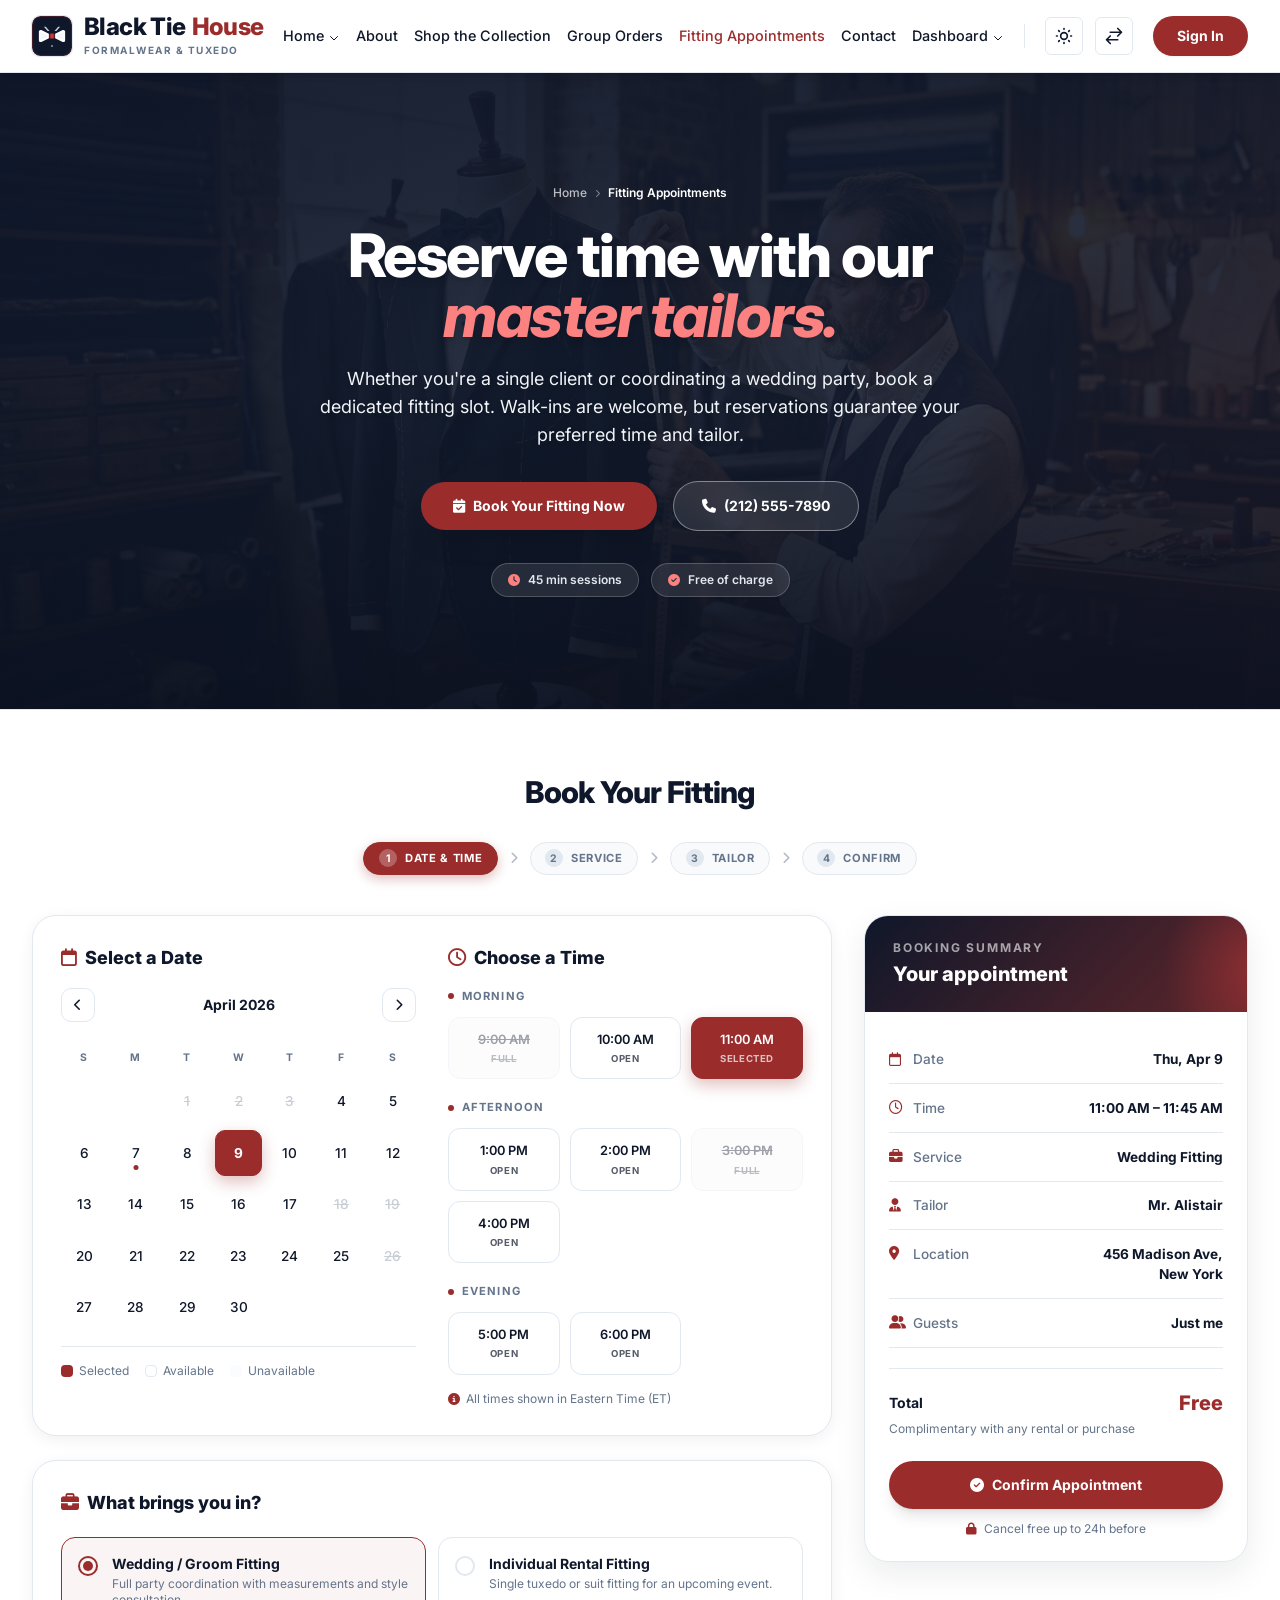
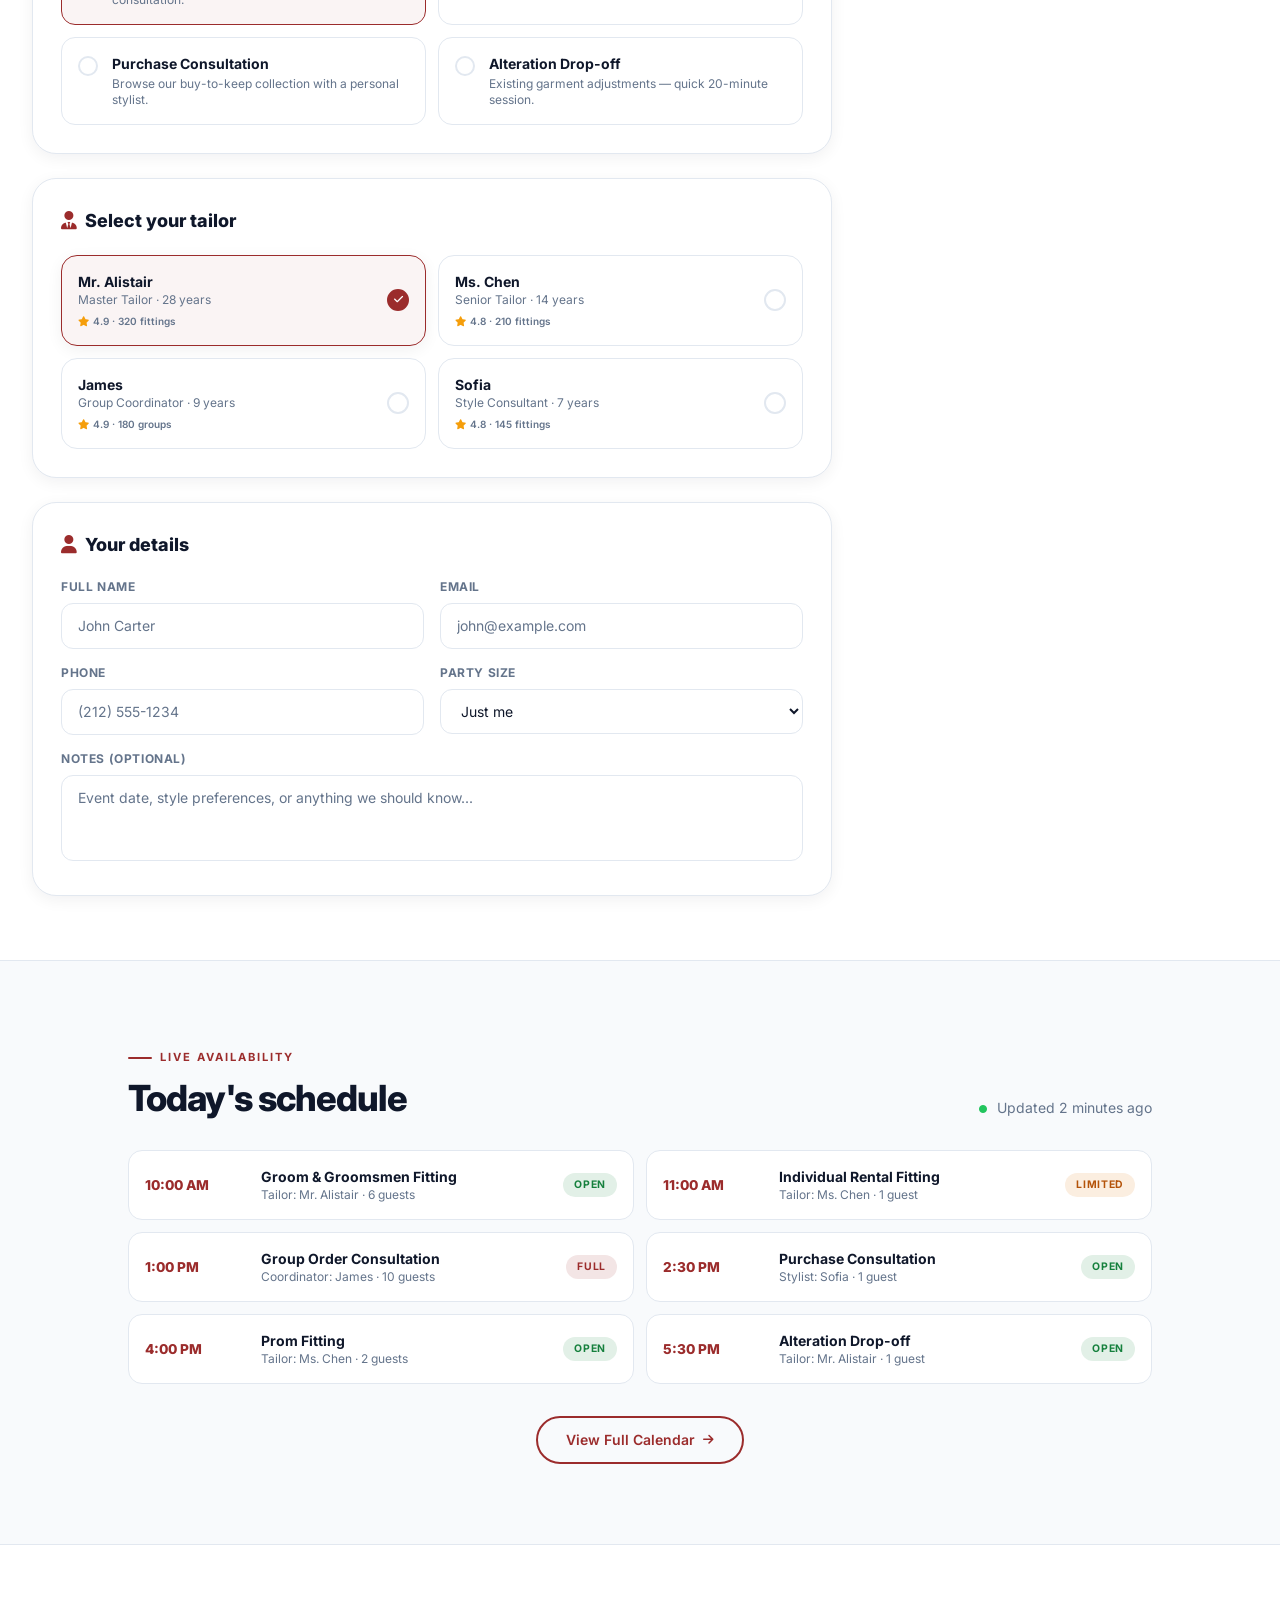
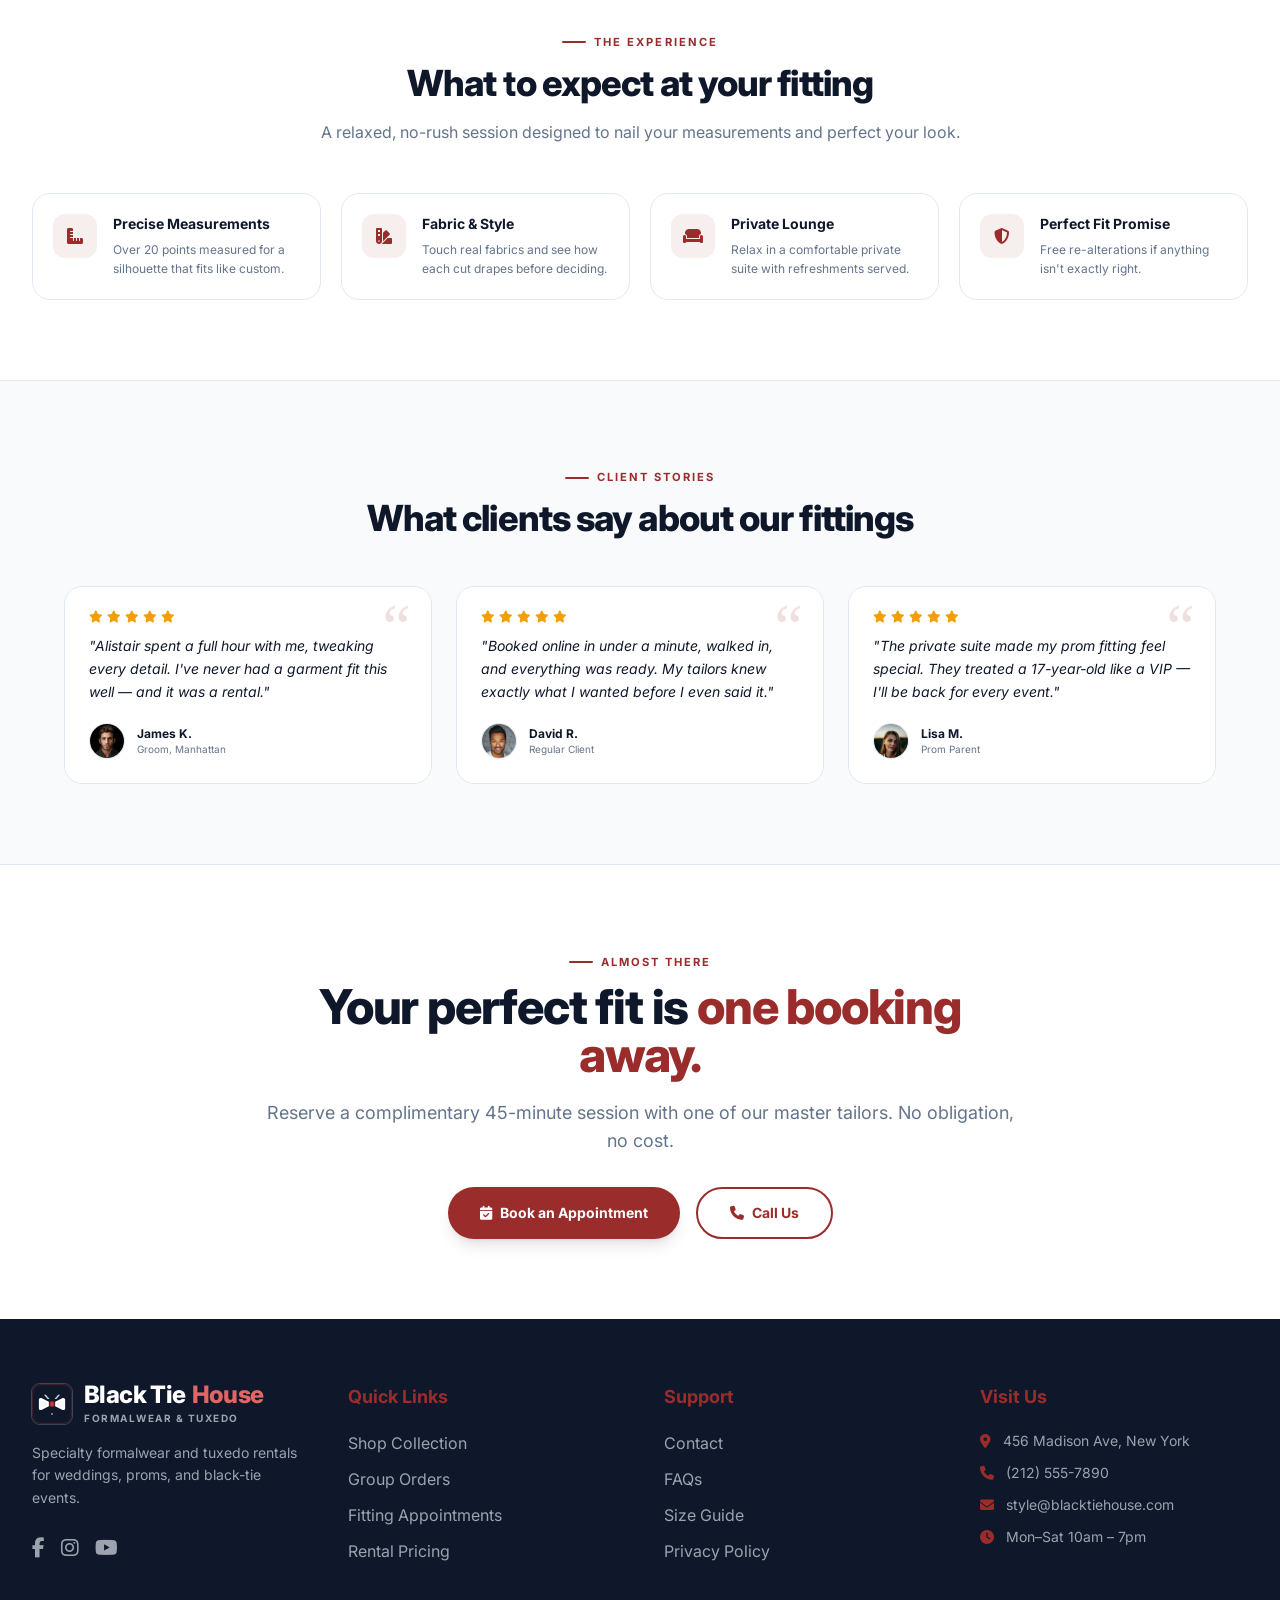
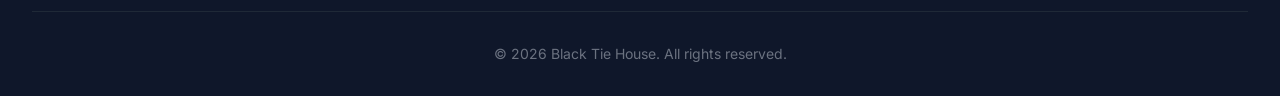
<file: appointments.html>
<!DOCTYPE html>
<html lang="en" dir="ltr" data-theme="light">
<head>
    <meta charset="UTF-8">
    <meta name="viewport" content="width=device-width, initial-scale=1.0">
    <link rel="icon" type="image/svg+xml" href="assets/logo-icon.svg?v=2" />
    <link rel="preconnect" href="https://fonts.googleapis.com">
    <link rel="preconnect" href="https://fonts.gstatic.com" crossorigin>
    <link href="https://fonts.googleapis.com/css2?family=Inter:wght@300;400;500;600;700;800&display=swap" rel="stylesheet">
    <link rel="stylesheet" href="https://cdnjs.cloudflare.com/ajax/libs/font-awesome/6.5.2/css/all.min.css">
    <title>Fitting Appointments · Black Tie House</title>

    <script src="tailwind.js"></script>
    <script>
        tailwind.config = {
            darkMode: ['class', '[data-theme="dark"]'],
            theme: {
                extend: {
                    colors: {
                        'primary-text': 'var(--color-primary-text)',
                        'secondary-text': 'var(--color-secondary-text)',
                        accent: 'var(--color-accent)',
                        'accent-light': 'var(--color-accent-light)',
                        'accent-dark': 'var(--color-accent-dark)',
                        border: 'var(--color-border)',
                        hover: 'var(--color-hover)',
                    },
                    fontFamily: {
                        sans: ['Inter', 'system-ui', '-apple-system', 'sans-serif'],
                    }
                }
            }
        }
    </script>
    <style>
        :root, html[data-theme='light'] {
            --color-background: #FFFFFF;
            --color-primary-text: #0F172A;
            --color-secondary-text: #64748B;
            --color-accent: #9B2C2C;
            --color-accent-light: #C53030;
            --color-accent-dark: #742A2A;
            --color-border: #E2E8F0;
            --color-hover: #F8FAFC;
            --color-footer-bg: #0F172A;
            --color-footer-text: #FFFFFF;
            --header-bg: rgba(255, 255, 255, 0.85);
            --surface: #FFFFFF;
            --shadow-sm: 0 1px 2px rgba(15, 23, 42, 0.04);
            --shadow-md: 0 4px 16px rgba(15, 23, 42, 0.06);
            --shadow-lg: 0 12px 32px rgba(15, 23, 42, 0.08);
            --shadow-accent: 0 12px 32px rgba(155, 44, 44, 0.18);
        }
        html[data-theme='dark'] {
            --color-background: #0F172A;
            --color-primary-text: #F8FAFC;
            --color-secondary-text: #94A3B8;
            --color-accent: #E53E3E;
            --color-accent-light: #FC8181;
            --color-accent-dark: #C53030;
            --color-border: #1E293B;
            --color-hover: #1E293B;
            --color-footer-bg: #030712;
            --color-footer-text: #FFFFFF;
            --header-bg: rgba(15, 23, 42, 0.85);
            --surface: #0F172A;
            --shadow-sm: 0 1px 2px rgba(0, 0, 0, 0.3);
            --shadow-md: 0 4px 16px rgba(0, 0, 0, 0.4);
            --shadow-lg: 0 12px 32px rgba(0, 0, 0, 0.5);
            --shadow-accent: 0 12px 32px rgba(229, 62, 62, 0.25);
        }

        * { -webkit-font-smoothing: antialiased; }

        body {
            background-color: var(--color-background);
            color: var(--color-primary-text);
            font-family: 'Inter', system-ui, -apple-system, sans-serif;
            transition: background-color 0.3s ease, color 0.3s ease;
            overflow-x: hidden;
        }

        ::-webkit-scrollbar { width: 10px; }
        ::-webkit-scrollbar-track { background: var(--color-background); }
        ::-webkit-scrollbar-thumb { background: var(--color-border); border-radius: 5px; }
        ::-webkit-scrollbar-thumb:hover { background: var(--color-accent); }

        .text-primary-text { color: var(--color-primary-text); }
        .text-secondary-text { color: var(--color-secondary-text); }
        .text-accent { color: var(--color-accent); }
        .bg-background { background-color: var(--color-background); }
        .bg-hover { background-color: var(--color-hover); }
        .bg-accent { background-color: var(--color-accent); }
        .border-border { border-color: var(--color-border); }
        .border-accent { border-color: var(--color-accent); }
        .hover\:text-accent:hover { color: var(--color-accent) !important; }

        #main-header {
            background-color: var(--header-bg);
            backdrop-filter: blur(12px);
            -webkit-backdrop-filter: blur(12px);
        }

        #main-footer {
            background-color: var(--color-footer-bg);
            color: var(--color-footer-text);
        }
        #main-footer .footer-heading { color: var(--color-accent) !important; }
        #main-footer .footer-link:hover { color: var(--color-accent); padding-left: 4px; transition: all 0.2s ease; }

        .nav-link {
            position: relative;
            transition: color 0.3s ease;
            padding-top: 0.25rem;
            padding-bottom: 0.25rem;
            font-weight: 500;
            font-size: 0.9rem;
        }
        .nav-link::after {
            content: '';
            position: absolute;
            left: 0; right: 0; bottom: 0;
            height: 2.5px;
            background-color: var(--color-accent);
            transform: scaleX(0);
            transition: transform 0.3s ease;
            border-radius: 4px;
        }
        .nav-link:hover:not(.active)::after { transform: scaleX(1); }
        .nav-link.active { color: var(--color-accent) !important; }

        .mobile-nav-link {
            color: var(--color-primary-text);
            position: relative;
            display: flex;
            align-items: center;
            justify-content: space-between;
            transition: all 0.2s ease;
        }
        .mobile-nav-link:hover { color: var(--color-accent); background-color: var(--color-hover); }
        .mobile-nav-link.active {
            color: var(--color-accent) !important;
            background-color: rgba(155, 44, 44, 0.08);
            font-weight: 700 !important;
            border-left: 3.5px solid var(--color-accent);
            padding-left: 0.85rem !important;
        }
        html[data-theme='dark'] .mobile-nav-link.active { background-color: rgba(229, 62, 62, 0.15); }
        html[dir='rtl'] .mobile-nav-link.active {
            border-left: none;
            border-right: 3.5px solid var(--color-accent);
            padding-left: 0.75rem !important;
            padding-right: 0.85rem !important;
        }
        .mobile-nav-sublink { transition: all 0.2s ease; }
        .mobile-nav-sublink:hover, .mobile-nav-sublink.active {
            color: var(--color-accent) !important;
            font-weight: 600 !important;
        }

        .dropdown-wrapper { position: relative; }
        .dropdown-menu {
            position: absolute;
            top: 100%;
            left: 0;
            background-color: var(--color-background);
            border: 1px solid var(--color-border);
            border-radius: 0.75rem;
            box-shadow: 0 12px 30px rgba(0, 0, 0, 0.15);
            min-width: 200px;
            z-index: 1000;
            opacity: 0;
            visibility: hidden;
            transform: translateY(8px);
            transition: opacity 0.25s ease, transform 0.25s ease, visibility 0.25s ease;
            padding: 0.4rem 0;
        }
        .dropdown-wrapper:hover .dropdown-menu {
            opacity: 1; visibility: visible; transform: translateY(0);
            display: block;
        }
        .dropdown-menu a {
            display: flex;
            align-items: center;
            padding: 0.6rem 1.2rem;
            color: var(--color-primary-text);
            text-decoration: none;
            font-size: 0.85rem;
            font-weight: 500;
            transition: all 0.2s ease;
            border-bottom: 1px solid var(--color-border);
        }
        .dropdown-menu a:last-child { border-bottom: none; }
        .dropdown-menu a:hover {
            background-color: var(--color-hover);
            color: var(--color-accent);
            padding-left: 1.5rem;
        }
        .dropdown-menu a.active { color: var(--color-accent); }
        .dropdown-menu a i { width: 20px; color: var(--color-accent); margin-right: 8px; }

        @media (max-width: 1024px) {
            .dropdown-menu { position: static; display: none; opacity: 1; visibility: visible; transform: none; box-shadow: none; }
            .dropdown-wrapper:hover .dropdown-menu { display: block; }
        }

        .btn-primary {
            background: var(--color-accent);
            color: white;
            transition: all 0.3s ease;
            cursor: pointer;
            display: inline-flex;
            align-items: center;
            justify-content: center;
        }
        .btn-primary:hover {
            background: var(--color-accent-dark);
            transform: translateY(-2px);
            box-shadow: 0 8px 24px rgba(155, 44, 44, 0.35);
        }
        .btn-primary:active { transform: translateY(0); }
        .btn-outline {
            background: transparent;
            color: var(--color-accent);
            border: 2px solid var(--color-accent);
            transition: all 0.3s ease;
            cursor: pointer;
            display: inline-flex;
            align-items: center;
            justify-content: center;
        }
        .btn-outline:hover {
            background: var(--color-accent);
            color: white;
            box-shadow: 0 4px 16px rgba(155, 44, 44, 0.25);
            transform: translateY(-2px);
        }
        .btn-outline:active { transform: translateY(0); }
        html[data-theme='dark'] .btn-outline:hover { background: var(--color-accent); color: #fff; }

        /* ========== APPOINTMENTS PAGE ========== */

        .page-hero {
            position: relative;
            overflow: hidden;
            min-height: 520px;
            display: flex;
            align-items: center;
            background-color: #0F172A;
            background-image:
                linear-gradient(180deg, rgba(15, 23, 42, 0.82) 0%, rgba(15, 23, 42, 0.70) 50%, rgba(11, 17, 32, 0.92) 100%),
                linear-gradient(135deg, rgba(15, 23, 42, 0.82) 0%, rgba(30, 41, 59, 0.60) 55%, rgba(116, 42, 42, 0.70) 130%),
                url('assets/master_tailoring.jpg');
            background-size: cover;
            background-position: center 30%;
            background-repeat: no-repeat;
        }
        html[data-theme='dark'] .page-hero {
            background-color: #0B1120;
            background-image:
                linear-gradient(180deg, rgba(11, 17, 32, 0.88) 0%, rgba(15, 23, 42, 0.76) 50%, rgba(11, 17, 32, 0.95) 100%),
                linear-gradient(135deg, rgba(11, 17, 32, 0.88) 0%, rgba(30, 41, 59, 0.70) 55%, rgba(116, 42, 42, 0.75) 130%),
                url('assets/master_tailoring.jpg');
            background-size: cover;
            background-position: center 30%;
            background-repeat: no-repeat;
        }
        .page-hero > * {
            position: relative;
            z-index: 3;
        }

        .eyebrow {
            display: inline-flex;
            align-items: center;
            gap: 0.5rem;
            font-size: 0.7rem;
            font-weight: 700;
            letter-spacing: 0.18em;
            text-transform: uppercase;
            color: var(--color-accent);
        }
        .eyebrow::before {
            content: '';
            width: 24px;
            height: 2px;
            background: var(--color-accent);
            border-radius: 2px;
        }

        /* Booking layout */
        .booking-panel {
            background: var(--surface);
            border: 1px solid var(--color-border);
            border-radius: 24px;
            padding: 1.75rem;
            box-shadow: var(--shadow-md);
            transition: all 0.3s ease;
        }

        /* Calendar */
        .calendar-header {
            display: flex;
            align-items: center;
            justify-content: space-between;
            margin-bottom: 1.25rem;
        }
        .calendar-nav {
            width: 34px;
            height: 34px;
            border-radius: 10px;
            border: 1.5px solid var(--color-border);
            background: var(--color-background);
            color: var(--color-primary-text);
            display: flex;
            align-items: center;
            justify-content: center;
            cursor: pointer;
            transition: all 0.2s ease;
        }
        .calendar-nav:hover {
            border-color: var(--color-accent);
            color: var(--color-accent);
            background: var(--color-hover);
        }
        .calendar-grid {
            display: grid;
            grid-template-columns: repeat(7, 1fr);
            gap: 0.3rem;
        }
        .calendar-dow {
            text-align: center;
            font-size: 0.65rem;
            font-weight: 700;
            text-transform: uppercase;
            letter-spacing: 0.08em;
            color: var(--color-secondary-text);
            padding: 0.5rem 0;
        }
        .calendar-day {
            aspect-ratio: 1;
            display: flex;
            align-items: center;
            justify-content: center;
            border-radius: 10px;
            font-size: 0.85rem;
            font-weight: 500;
            color: var(--color-primary-text);
            cursor: pointer;
            transition: all 0.2s ease;
            border: 1.5px solid transparent;
            position: relative;
        }
        .calendar-day:hover:not(.disabled):not(.empty) {
            background: var(--color-hover);
            border-color: var(--color-accent);
            color: var(--color-accent);
        }
        .calendar-day.empty { cursor: default; color: transparent; }
        .calendar-day.disabled {
            color: var(--color-secondary-text);
            opacity: 0.35;
            cursor: not-allowed;
            text-decoration: line-through;
        }
        .calendar-day.selected {
            background: var(--color-accent);
            color: white;
            font-weight: 700;
            border-color: var(--color-accent);
            box-shadow: 0 6px 16px rgba(155, 44, 44, 0.3);
        }
        .calendar-day.today::after {
            content: '';
            position: absolute;
            bottom: 5px; left: 50%;
            transform: translateX(-50%);
            width: 5px; height: 5px;
            border-radius: 50%;
            background: var(--color-accent);
        }
        .calendar-day.selected.today::after { background: white; }

        /* Time slots */
        .slot-group-title {
            font-size: 0.7rem;
            font-weight: 700;
            text-transform: uppercase;
            letter-spacing: 0.1em;
            color: var(--color-secondary-text);
            margin-bottom: 0.75rem;
            display: flex;
            align-items: center;
            gap: 0.5rem;
        }
        .slot-group-title::before {
            content: '';
            width: 6px; height: 6px;
            border-radius: 50%;
            background: var(--color-accent);
        }
        .slot-grid {
            display: grid;
            grid-template-columns: repeat(auto-fill, minmax(110px, 1fr));
            gap: 0.6rem;
        }
        .time-slot {
            padding: 0.75rem 0.5rem;
            border-radius: 12px;
            border: 1.5px solid var(--color-border);
            background: var(--color-background);
            text-align: center;
            cursor: pointer;
            transition: all 0.2s ease;
            font-size: 0.8rem;
            font-weight: 600;
            color: var(--color-primary-text);
            position: relative;
        }
        .time-slot:hover:not(.unavailable):not(.selected) {
            border-color: var(--color-accent);
            color: var(--color-accent);
            transform: translateY(-2px);
            box-shadow: var(--shadow-md);
        }
        .time-slot.selected {
            background: var(--color-accent);
            border-color: var(--color-accent);
            color: white;
            box-shadow: 0 6px 16px rgba(155, 44, 44, 0.3);
        }
        .time-slot.unavailable {
            opacity: 0.4;
            cursor: not-allowed;
            background: var(--color-hover);
            text-decoration: line-through;
        }
        .time-slot .slot-tag {
            display: block;
            font-size: 0.6rem;
            font-weight: 700;
            text-transform: uppercase;
            letter-spacing: 0.06em;
            margin-top: 0.2rem;
            opacity: 0.7;
        }

        /* Tailor cards */
        .tailor-card {
            display: flex;
            align-items: center;
            gap: 1rem;
            padding: 1rem;
            border-radius: 16px;
            border: 1.5px solid var(--color-border);
            background: var(--color-background);
            cursor: pointer;
            transition: all 0.25s ease;
        }
        .tailor-card:hover {
            border-color: var(--color-accent);
            transform: translateX(4px);
        }
        .tailor-card.selected {
            border-color: var(--color-accent);
            background: rgba(155, 44, 44, 0.05);
            box-shadow: var(--shadow-md);
        }
        html[data-theme='dark'] .tailor-card.selected { background: rgba(229, 62, 62, 0.1); }
        .tailor-card .check-indicator {
            width: 22px;
            height: 22px;
            border-radius: 50%;
            border: 2px solid var(--color-border);
            display: flex;
            align-items: center;
            justify-content: center;
            color: transparent;
            font-size: 0.65rem;
            transition: all 0.25s ease;
            flex-shrink: 0;
        }
        .tailor-card.selected .check-indicator {
            background: var(--color-accent);
            border-color: var(--color-accent);
            color: white;
        }

        /* Service type options */
        .service-option {
            display: flex;
            align-items: flex-start;
            gap: 0.9rem;
            padding: 1rem;
            border-radius: 14px;
            border: 1.5px solid var(--color-border);
            background: var(--color-background);
            cursor: pointer;
            transition: all 0.25s ease;
        }
        .service-option:hover { border-color: var(--color-accent); }
        .service-option.selected {
            border-color: var(--color-accent);
            background: rgba(155, 44, 44, 0.05);
        }
        html[data-theme='dark'] .service-option.selected { background: rgba(229, 62, 62, 0.1); }
        .service-option .radio {
            width: 20px;
            height: 20px;
            border-radius: 50%;
            border: 2px solid var(--color-border);
            display: flex;
            align-items: center;
            justify-content: center;
            flex-shrink: 0;
            margin-top: 2px;
            transition: all 0.25s ease;
        }
        .service-option.selected .radio { border-color: var(--color-accent); }
        .service-option.selected .radio::after {
            content: '';
            width: 10px; height: 10px;
            border-radius: 50%;
            background: var(--color-accent);
        }

        /* Summary sidebar */
        .summary-panel {
            background: var(--surface);
            border: 1px solid var(--color-border);
            border-radius: 24px;
            overflow: hidden;
            box-shadow: var(--shadow-lg);
            position: sticky;
            top: 96px;
        }
        .summary-header {
            background: linear-gradient(135deg, #0F172A 0%, #742A2A 130%);
            padding: 1.5rem 1.75rem;
            color: white;
            position: relative;
            overflow: hidden;
        }
        .summary-header::after {
            content: '';
            position: absolute;
            top: -50%; right: -30%;
            width: 200px; height: 200px;
            background: radial-gradient(circle, rgba(229, 62, 62, 0.4) 0%, transparent 70%);
            border-radius: 50%;
        }
        .summary-row {
            display: flex;
            align-items: flex-start;
            justify-content: space-between;
            gap: 1rem;
            padding: 0.85rem 0;
            border-bottom: 1px solid var(--color-border);
            font-size: 0.85rem;
        }
        .summary-row:last-child { border-bottom: none; }
        .summary-label {
            color: var(--color-secondary-text);
            font-weight: 500;
            display: flex;
            align-items: center;
            gap: 0.5rem;
        }
        .summary-label i { color: var(--color-accent); width: 16px; }
        .summary-value {
            color: var(--color-primary-text);
            font-weight: 700;
            text-align: right;
        }
        .summary-empty {
            color: var(--color-secondary-text);
            font-style: italic;
            font-weight: 500;
        }

        /* Step indicator */
        .step-pill {
            display: inline-flex;
            align-items: center;
            gap: 0.5rem;
            padding: 0.4rem 0.9rem;
            border-radius: 100px;
            font-size: 0.7rem;
            font-weight: 700;
            text-transform: uppercase;
            letter-spacing: 0.06em;
            background: var(--color-hover);
            color: var(--color-secondary-text);
            border: 1.5px solid var(--color-border);
            transition: all 0.25s ease;
        }
        .step-pill.active {
            background: var(--color-accent);
            border-color: var(--color-accent);
            color: white;
            box-shadow: 0 4px 12px rgba(155, 44, 44, 0.3);
        }
        .step-pill .step-num {
            width: 18px; height: 18px;
            border-radius: 50%;
            background: rgba(255,255,255,0.25);
            display: flex;
            align-items: center;
            justify-content: center;
            font-size: 0.65rem;
        }
        .step-pill:not(.active) .step-num { background: var(--color-border); color: var(--color-secondary-text); }

        /* Info cards */
        .info-card {
            display: flex;
            align-items: flex-start;
            gap: 1rem;
            padding: 1.25rem;
            border-radius: 18px;
            background: var(--surface);
            border: 1px solid var(--color-border);
            transition: all 0.3s ease;
        }
        .info-card:hover {
            transform: translateY(-3px);
            border-color: var(--color-accent);
            box-shadow: var(--shadow-md);
        }
        .info-icon {
            width: 44px; height: 44px;
            border-radius: 12px;
            background: rgba(155, 44, 44, 0.08);
            color: var(--color-accent);
            display: flex;
            align-items: center;
            justify-content: center;
            font-size: 1rem;
            flex-shrink: 0;
            transition: all 0.3s ease;
        }
        .info-card:hover .info-icon {
            background: var(--color-accent);
            color: white;
        }
        html[data-theme='dark'] .info-icon { background: rgba(229, 62, 62, 0.15); }

        /* Testimonial */
        .mini-quote {
            background: var(--surface);
            border: 1px solid var(--color-border);
            border-radius: 18px;
            padding: 1.5rem;
            position: relative;
            transition: all 0.3s ease;
        }
        .mini-quote:hover {
            transform: translateY(-3px);
            border-color: var(--color-accent);
            box-shadow: var(--shadow-md);
        }
        .mini-quote::before {
            content: '\201C';
            position: absolute;
            top: 0.5rem; right: 1.25rem;
            font-size: 4rem;
            line-height: 1;
            color: var(--color-accent);
            opacity: 0.15;
            font-family: Georgia, serif;
        }

        /* Schedule preview table */
        .schedule-row {
            display: grid;
            grid-template-columns: 100px 1fr auto;
            gap: 1rem;
            align-items: center;
            padding: 1rem;
            border-radius: 14px;
            border: 1.5px solid var(--color-border);
            background: var(--color-background);
            transition: all 0.25s ease;
        }
        .schedule-row:hover {
            border-color: var(--color-accent);
            background: var(--color-hover);
        }
        .schedule-time {
            font-weight: 800;
            font-size: 0.85rem;
            color: var(--color-accent);
        }
        .schedule-status {
            font-size: 0.65rem;
            font-weight: 700;
            text-transform: uppercase;
            letter-spacing: 0.06em;
            padding: 0.25rem 0.7rem;
            border-radius: 100px;
        }
        .schedule-status.available {
            background: rgba(21, 128, 61, 0.12);
            color: #15803D;
        }
        html[data-theme='dark'] .schedule-status.available { background: rgba(34, 197, 94, 0.15); color: #4ADE80; }
        .schedule-status.limited {
            background: rgba(217, 119, 6, 0.12);
            color: #B45309;
        }
        html[data-theme='dark'] .schedule-status.limited { background: rgba(245, 158, 11, 0.15); color: #FBBF24; }
        .schedule-status.full {
            background: rgba(155, 44, 44, 0.12);
            color: var(--color-accent);
        }
    </style>
</head>
<body class="antialiased flex flex-col min-h-screen">

    <!-- ======== HEADER / NAVIGATION ======== -->
    <header class="sticky top-0 z-50 transition-colors duration-300 shadow-md border-b border-border bg-background" id="main-header">
        <nav class="container mx-auto px-4 sm:px-6 lg:px-8 py-3 flex items-center justify-between h-[72px]">
            <a href="index.html" class="flex items-center gap-3 group shrink-0 transition-transform duration-200 hover:scale-[1.02]">
                <img src="assets/logo-icon.svg" alt="Black Tie House" class="w-10 h-10 rounded-lg shadow-sm shrink-0 object-contain ring-1 ring-border dark:ring-white/15 transition-transform duration-300 group-hover:scale-105">
                <div class="flex flex-col">
                    <div class="flex items-baseline">
                        <span class="text-2xl font-extrabold tracking-tight text-primary-text leading-none font-sans">Black Tie</span>
                        <span class="text-2xl font-extrabold tracking-tight text-accent leading-none font-sans ml-1.5">House</span>
                    </div>
                    <span class="text-[10px] font-bold tracking-[0.15em] text-secondary-text uppercase mt-1">Formalwear & Tuxedo</span>
                </div>
            </a>

            <!-- Desktop Nav -->
            <div class="hidden xl:flex items-center space-x-5">
                <div class="flex space-x-4 rtl:space-x-reverse rtl:ml-6 text-primary-text font-medium">
                    <div class="dropdown-wrapper">
                        <button class="nav-link home-nav-link flex items-center">
                            Home <svg class="w-3 h-3 ml-1 relative top-[2px] transition-transform duration-200 text-primary-text" fill="none" stroke="currentColor" viewBox="0 0 24 24"><path stroke-linecap="round" stroke-linejoin="round" stroke-width="2" d="M19 9l-7 7-7-7"></path></svg>
                        </button>
                        <div class="dropdown-menu">
                            <a href="index.html">Home 1</a>
                            <a href="home2.html">Home 2</a>
                        </div>
                    </div>
                    
                    <a href="about.html" class="nav-link">About</a>
                    <a href="shop.html" class="nav-link">Shop the Collection</a>
                    <a href="group-orders.html" class="nav-link">Group Orders</a>
                    <a href="appointments.html" class="nav-link active">Fitting Appointments</a>
                    <a href="contact.html" class="nav-link">Contact</a>
                    
                    <div class="dropdown-wrapper">
                        <button class="nav-link flex items-center">
                            Dashboard <svg class="w-3 h-3 ml-1 relative top-[2px] transition-transform duration-200 text-primary-text" fill="none" stroke="currentColor" viewBox="0 0 24 24"><path stroke-linecap="round" stroke-linejoin="round" stroke-width="2" d="M19 9l-7 7-7-7"></path></svg>
                        </button>
                        <div class="dropdown-menu">
                            <a href="client.html">Client</a>
                            <a href="admin.html">Admin</a>
                        </div>
                    </div>
                </div>

                <div class="w-px h-6 bg-border mx-2"></div>

                <div class="flex items-center gap-3">
                    <button id="theme-toggle" class="text-primary-text hover:text-accent p-2 rounded-md border border-border transition duration-200">
                        <svg class="w-5 h-5 light-icon" fill="none" stroke="currentColor" viewBox="0 0 24 24"><path stroke-linecap="round" stroke-linejoin="round" stroke-width="2" d="M12 3v1m0 16v1m9-9h-1M4 12H3m15.364 6.364l-.707-.707M6.343 6.343l-.707-.707m12.728 0l-.707.707M6.343 17.657l-.707.707M16 12a4 4 0 11-8 0 4 4 0 018 0z"></path></svg>
                        <svg class="w-5 h-5 dark-icon hidden" fill="none" stroke="currentColor" viewBox="0 0 24 24"><path stroke-linecap="round" stroke-linejoin="round" stroke-width="2" d="M20.354 15.354A9 9 0 018.646 3.646 9.003 9.003 0 0012 21a9.003 9.003 0 008.354-5.646z"></path></svg>
                    </button>
                    <button id="rtl-toggle" class="text-primary-text hover:text-accent p-2 rounded-md border border-border transition duration-200">
                        <svg class="w-5 h-5" fill="none" stroke="currentColor" viewBox="0 0 24 24"><path stroke-linecap="round" stroke-linejoin="round" stroke-width="2" d="M7.5 21 3 16.5m0 0L7.5 12M3 16.5h13.5m0-13.5L21 7.5m0 0L16.5 12M21 7.5H7.5" /></svg>
                    </button>

                    <div class="flex items-center gap-2 ml-2">
                        <a href="login.html" class="btn-primary px-6 py-2.5 rounded-full font-bold text-sm shadow-sm hover:shadow-lg transition-all duration-200">Sign In</a>
                    </div>
                </div>
            </div>

            <div class="xl:hidden flex items-center">
                <button id="mobile-menu-open" class="text-primary-text hover:text-accent p-1.5 rounded-full">
                    <svg class="w-7 h-7" fill="none" stroke="currentColor" viewBox="0 0 24 24"><path stroke-linecap="round" stroke-linejoin="round" stroke-width="2" d="M4 6h16M4 12h16M4 18h16" /></svg>
                </button>
            </div>
        </nav>
    </header>

    <!-- ======== MAIN CONTENT ======== -->
    <main class="flex-grow">

        <!-- ======== PAGE HERO ======== -->
        <section class="page-hero border-b border-border">
            <div class="absolute top-0 right-0 w-80 h-80 bg-accent/20 rounded-full blur-3xl pointer-events-none"></div>
            <div class="absolute bottom-0 left-0 w-80 h-80 bg-accent/20 rounded-full blur-3xl pointer-events-none"></div>
            <div class="container mx-auto px-4 sm:px-6 lg:px-8 py-24 lg:py-28 text-center relative z-10">
                <nav class="flex items-center justify-center gap-2 text-xs text-white/70 mb-6">
                    <a href="index.html" class="hover:text-white transition font-medium">Home</a>
                    <i class="fa-solid fa-chevron-right text-[8px] opacity-60"></i>
                    <span class="text-white font-semibold">Fitting Appointments</span>
                </nav>
                <div class="max-w-3xl mx-auto">
                    <h1 class="text-4xl sm:text-5xl lg:text-6xl font-extrabold text-white tracking-tight leading-[1.08] drop-shadow-md">
                        Reserve time with our <span class="text-accent italic" style="color: #FC8181;">master tailors.</span>
                    </h1>
                    <p class="text-slate-100 text-base sm:text-lg mt-5 max-w-2xl mx-auto leading-relaxed drop-shadow font-normal">
                        Whether you're a single client or coordinating a wedding party, book a dedicated fitting slot. Walk-ins are welcome, but reservations guarantee your preferred time and tailor.
                    </p>
                </div>
                <!-- Primary CTA Button + Secondary Contact -->
                <div class="flex flex-col sm:flex-row items-center justify-center gap-4 mt-8">
                    <a href="#booking-flow" class="btn-primary px-8 py-3.5 rounded-full font-bold text-sm inline-flex items-center gap-2 shadow-xl shadow-accent/30 hover:scale-105 transition-all">
                        <i class="fa-solid fa-calendar-check"></i> Book Your Fitting Now
                    </a>
                    <a href="tel:+12125557890" class="px-7 py-3.5 rounded-full font-bold text-sm inline-flex items-center gap-2 border border-white/40 text-white bg-white/10 hover:bg-white hover:text-gray-900 backdrop-blur-md transition-all shadow-sm hover:scale-105">
                        <i class="fa-solid fa-phone"></i> (212) 555-7890
                    </a>
                </div>
                <!-- Trust Badges -->
                <div class="flex flex-wrap justify-center gap-3 mt-8">
                    <div class="flex items-center gap-2 text-xs font-semibold text-slate-200 bg-white/10 border border-white/20 rounded-full px-4 py-2 backdrop-blur-md drop-shadow-sm">
                        <i class="fa-solid fa-clock text-accent" style="color: #FC8181;"></i> 45 min sessions
                    </div>
                    <div class="flex items-center gap-2 text-xs font-semibold text-slate-200 bg-white/10 border border-white/20 rounded-full px-4 py-2 backdrop-blur-md drop-shadow-sm">
                        <i class="fa-solid fa-circle-check text-accent" style="color: #FC8181;"></i> Free of charge
                    </div>
                </div>
            </div>
        </section>

        <!-- ======== BOOKING FLOW ======== -->
        <section id="booking-flow" class="py-12 lg:py-16 bg-background">
            <div class="container mx-auto px-4 sm:px-6 lg:px-8">
                <h2 class="text-2xl sm:text-3xl font-extrabold text-primary-text tracking-tight text-center mb-8">Book Your Fitting</h2>

                <!-- Step pills -->
                <div class="flex flex-wrap items-center justify-center gap-3 mb-10">
                    <span class="step-pill active"><span class="step-num">1</span> Date & Time</span>
                    <i class="fa-solid fa-chevron-right text-xs text-secondary-text opacity-50"></i>
                    <span class="step-pill"><span class="step-num">2</span> Service</span>
                    <i class="fa-solid fa-chevron-right text-xs text-secondary-text opacity-50"></i>
                    <span class="step-pill"><span class="step-num">3</span> Tailor</span>
                    <i class="fa-solid fa-chevron-right text-xs text-secondary-text opacity-50"></i>
                    <span class="step-pill"><span class="step-num">4</span> Confirm</span>
                </div>

                <div class="grid lg:grid-cols-12 gap-8">

                    <!-- ===== LEFT: BOOKING WIDGETS ===== -->
                    <div class="lg:col-span-8 space-y-6">

                        <!-- Calendar + Time slots -->
                        <div class="booking-panel">
                            <div class="grid md:grid-cols-2 gap-8">

                                <!-- Calendar -->
                                <div>
                                    <h3 class="font-extrabold text-lg text-primary-text mb-4 flex items-center gap-2">
                                        <i class="fa-regular fa-calendar text-accent"></i> Select a Date
                                    </h3>
                                    <div class="calendar-header">
                                        <button class="calendar-nav"><i class="fa-solid fa-chevron-left text-xs"></i></button>
                                        <span class="font-bold text-sm text-primary-text">April 2026</span>
                                        <button class="calendar-nav"><i class="fa-solid fa-chevron-right text-xs"></i></button>
                                    </div>
                                    <div class="calendar-grid">
                                        <div class="calendar-dow">S</div>
                                        <div class="calendar-dow">M</div>
                                        <div class="calendar-dow">T</div>
                                        <div class="calendar-dow">W</div>
                                        <div class="calendar-dow">T</div>
                                        <div class="calendar-dow">F</div>
                                        <div class="calendar-dow">S</div>

                                        <div class="calendar-day empty"></div>
                                        <div class="calendar-day empty"></div>
                                        <div class="calendar-day disabled">1</div>
                                        <div class="calendar-day disabled">2</div>
                                        <div class="calendar-day disabled">3</div>
                                        <div class="calendar-day">4</div>
                                        <div class="calendar-day">5</div>
                                        <div class="calendar-day">6</div>
                                        <div class="calendar-day today">7</div>
                                        <div class="calendar-day">8</div>
                                        <div class="calendar-day selected">9</div>
                                        <div class="calendar-day">10</div>
                                        <div class="calendar-day">11</div>
                                        <div class="calendar-day">12</div>
                                        <div class="calendar-day">13</div>
                                        <div class="calendar-day">14</div>
                                        <div class="calendar-day">15</div>
                                        <div class="calendar-day">16</div>
                                        <div class="calendar-day">17</div>
                                        <div class="calendar-day disabled">18</div>
                                        <div class="calendar-day disabled">19</div>
                                        <div class="calendar-day">20</div>
                                        <div class="calendar-day">21</div>
                                        <div class="calendar-day">22</div>
                                        <div class="calendar-day">23</div>
                                        <div class="calendar-day">24</div>
                                        <div class="calendar-day">25</div>
                                        <div class="calendar-day disabled">26</div>
                                        <div class="calendar-day">27</div>
                                        <div class="calendar-day">28</div>
                                        <div class="calendar-day">29</div>
                                        <div class="calendar-day">30</div>
                                    </div>
                                    <div class="flex items-center gap-4 mt-4 pt-4 border-t border-border text-xs text-secondary-text">
                                        <div class="flex items-center gap-1.5"><span class="w-3 h-3 rounded bg-accent"></span> Selected</div>
                                        <div class="flex items-center gap-1.5"><span class="w-3 h-3 rounded border border-border"></span> Available</div>
                                        <div class="flex items-center gap-1.5"><span class="w-3 h-3 rounded bg-hover opacity-50"></span> Unavailable</div>
                                    </div>
                                </div>

                                <!-- Time slots -->
                                <div>
                                    <h3 class="font-extrabold text-lg text-primary-text mb-4 flex items-center gap-2">
                                        <i class="fa-regular fa-clock text-accent"></i> Choose a Time
                                    </h3>

                                    <div class="mb-5">
                                        <div class="slot-group-title">Morning</div>
                                        <div class="slot-grid">
                                            <div class="time-slot unavailable">9:00 AM <span class="slot-tag">Full</span></div>
                                            <div class="time-slot">10:00 AM <span class="slot-tag">Open</span></div>
                                            <div class="time-slot selected">11:00 AM <span class="slot-tag">Selected</span></div>
                                        </div>
                                    </div>

                                    <div class="mb-5">
                                        <div class="slot-group-title">Afternoon</div>
                                        <div class="slot-grid">
                                            <div class="time-slot">1:00 PM <span class="slot-tag">Open</span></div>
                                            <div class="time-slot">2:00 PM <span class="slot-tag">Open</span></div>
                                            <div class="time-slot unavailable">3:00 PM <span class="slot-tag">Full</span></div>
                                            <div class="time-slot">4:00 PM <span class="slot-tag">Open</span></div>
                                        </div>
                                    </div>

                                    <div>
                                        <div class="slot-group-title">Evening</div>
                                        <div class="slot-grid">
                                            <div class="time-slot">5:00 PM <span class="slot-tag">Open</span></div>
                                            <div class="time-slot">6:00 PM <span class="slot-tag">Open</span></div>
                                        </div>
                                    </div>

                                    <p class="text-xs text-secondary-text mt-4 flex items-center gap-1.5">
                                        <i class="fa-solid fa-circle-info text-accent"></i>
                                        All times shown in Eastern Time (ET)
                                    </p>
                                </div>
                            </div>
                        </div>

                        <!-- Service Type -->
                        <div class="booking-panel">
                            <h3 class="font-extrabold text-lg text-primary-text mb-5 flex items-center gap-2">
                                <i class="fa-solid fa-briefcase text-accent"></i> What brings you in?
                            </h3>
                            <div class="grid sm:grid-cols-2 gap-3">
                                <div class="service-option selected">
                                    <div class="radio"></div>
                                    <div>
                                        <p class="font-bold text-primary-text text-sm">Wedding / Groom Fitting</p>
                                        <p class="text-secondary-text text-xs mt-0.5">Full party coordination with measurements and style consultation.</p>
                                    </div>
                                </div>
                                <div class="service-option">
                                    <div class="radio"></div>
                                    <div>
                                        <p class="font-bold text-primary-text text-sm">Individual Rental Fitting</p>
                                        <p class="text-secondary-text text-xs mt-0.5">Single tuxedo or suit fitting for an upcoming event.</p>
                                    </div>
                                </div>
                                <div class="service-option">
                                    <div class="radio"></div>
                                    <div>
                                        <p class="font-bold text-primary-text text-sm">Purchase Consultation</p>
                                        <p class="text-secondary-text text-xs mt-0.5">Browse our buy-to-keep collection with a personal stylist.</p>
                                    </div>
                                </div>
                                <div class="service-option">
                                    <div class="radio"></div>
                                    <div>
                                        <p class="font-bold text-primary-text text-sm">Alteration Drop-off</p>
                                        <p class="text-secondary-text text-xs mt-0.5">Existing garment adjustments — quick 20-minute session.</p>
                                    </div>
                                </div>
                            </div>
                        </div>

                        <!-- Choose Tailor -->
                        <div class="booking-panel">
                            <h3 class="font-extrabold text-lg text-primary-text mb-5 flex items-center gap-2">
                                <i class="fa-solid fa-user-tie text-accent"></i> Select your tailor
                            </h3>
                            <div class="grid sm:grid-cols-2 gap-3">
                                <div class="tailor-card selected">
                                    <div class="flex-grow">
                                        <p class="font-bold text-primary-text text-sm">Mr. Alistair</p>
                                        <p class="text-secondary-text text-xs">Master Tailor · 28 years</p>
                                        <div class="flex items-center gap-1 mt-1.5 text-[10px] text-secondary-text font-semibold">
                                            <i class="fa-solid fa-star text-[#F59E0B]"></i> 4.9 · 320 fittings
                                        </div>
                                    </div>
                                    <div class="check-indicator"><i class="fa-solid fa-check"></i></div>
                                </div>
                                <div class="tailor-card">
                                    <div class="flex-grow">
                                        <p class="font-bold text-primary-text text-sm">Ms. Chen</p>
                                        <p class="text-secondary-text text-xs">Senior Tailor · 14 years</p>
                                        <div class="flex items-center gap-1 mt-1.5 text-[10px] text-secondary-text font-semibold">
                                            <i class="fa-solid fa-star text-[#F59E0B]"></i> 4.8 · 210 fittings
                                        </div>
                                    </div>
                                    <div class="check-indicator"><i class="fa-solid fa-check"></i></div>
                                </div>
                                <div class="tailor-card">
                                    <div class="flex-grow">
                                        <p class="font-bold text-primary-text text-sm">James</p>
                                        <p class="text-secondary-text text-xs">Group Coordinator · 9 years</p>
                                        <div class="flex items-center gap-1 mt-1.5 text-[10px] text-secondary-text font-semibold">
                                            <i class="fa-solid fa-star text-[#F59E0B]"></i> 4.9 · 180 groups
                                        </div>
                                    </div>
                                    <div class="check-indicator"><i class="fa-solid fa-check"></i></div>
                                </div>
                                <div class="tailor-card">
                                    <div class="flex-grow">
                                        <p class="font-bold text-primary-text text-sm">Sofia</p>
                                        <p class="text-secondary-text text-xs">Style Consultant · 7 years</p>
                                        <div class="flex items-center gap-1 mt-1.5 text-[10px] text-secondary-text font-semibold">
                                            <i class="fa-solid fa-star text-[#F59E0B]"></i> 4.8 · 145 fittings
                                        </div>
                                    </div>
                                    <div class="check-indicator"><i class="fa-solid fa-check"></i></div>
                                </div>
                            </div>
                        </div>

                        <!-- Client details -->
                        <div class="booking-panel">
                            <h3 class="font-extrabold text-lg text-primary-text mb-5 flex items-center gap-2">
                                <i class="fa-solid fa-user text-accent"></i> Your details
                            </h3>
                            <div class="grid sm:grid-cols-2 gap-4">
                                <div>
                                    <label class="block text-xs font-bold uppercase tracking-wider text-secondary-text mb-2">Full Name</label>
                                    <input type="text" placeholder="John Carter" class="w-full px-4 py-3 rounded-xl border border-border bg-background text-primary-text placeholder-secondary-text text-sm focus:outline-none focus:border-accent focus:ring-2 focus:ring-accent/10 transition">
                                </div>
                                <div>
                                    <label class="block text-xs font-bold uppercase tracking-wider text-secondary-text mb-2">Email</label>
                                    <input type="email" placeholder="john@example.com" class="w-full px-4 py-3 rounded-xl border border-border bg-background text-primary-text placeholder-secondary-text text-sm focus:outline-none focus:border-accent focus:ring-2 focus:ring-accent/10 transition">
                                </div>
                                <div>
                                    <label class="block text-xs font-bold uppercase tracking-wider text-secondary-text mb-2">Phone</label>
                                    <input type="tel" placeholder="(212) 555-1234" class="w-full px-4 py-3 rounded-xl border border-border bg-background text-primary-text placeholder-secondary-text text-sm focus:outline-none focus:border-accent focus:ring-2 focus:ring-accent/10 transition">
                                </div>
                                <div>
                                    <label class="block text-xs font-bold uppercase tracking-wider text-secondary-text mb-2">Party Size</label>
                                    <select class="w-full px-4 py-3 rounded-xl border border-border bg-background text-primary-text text-sm focus:outline-none focus:border-accent focus:ring-2 focus:ring-accent/10 transition cursor-pointer">
                                        <option>Just me</option>
                                        <option>2 guests</option>
                                        <option>3 – 5 guests</option>
                                        <option>6+ guests (group booking)</option>
                                    </select>
                                </div>
                                <div class="sm:col-span-2">
                                    <label class="block text-xs font-bold uppercase tracking-wider text-secondary-text mb-2">Notes (optional)</label>
                                    <textarea rows="3" placeholder="Event date, style preferences, or anything we should know..." class="w-full px-4 py-3 rounded-xl border border-border bg-background text-primary-text placeholder-secondary-text text-sm focus:outline-none focus:border-accent focus:ring-2 focus:ring-accent/10 transition resize-none"></textarea>
                                </div>
                            </div>
                        </div>

                    </div>

                    <!-- ===== RIGHT: SUMMARY SIDEBAR ===== -->
                    <div class="lg:col-span-4">
                        <div class="summary-panel">
                            <div class="summary-header">
                                <p class="text-xs font-bold uppercase tracking-[0.15em] text-white/60 mb-1">Booking Summary</p>
                                <h3 class="text-xl font-extrabold text-white">Your appointment</h3>
                            </div>
                            <div class="p-6">
                                <div class="summary-row">
                                    <span class="summary-label"><i class="fa-regular fa-calendar"></i> Date</span>
                                    <span class="summary-value">Thu, Apr 9</span>
                                </div>
                                <div class="summary-row">
                                    <span class="summary-label"><i class="fa-regular fa-clock"></i> Time</span>
                                    <span class="summary-value">11:00 AM – 11:45 AM</span>
                                </div>
                                <div class="summary-row">
                                    <span class="summary-label"><i class="fa-solid fa-briefcase"></i> Service</span>
                                    <span class="summary-value">Wedding Fitting</span>
                                </div>
                                <div class="summary-row">
                                    <span class="summary-label"><i class="fa-solid fa-user-tie"></i> Tailor</span>
                                    <span class="summary-value">Mr. Alistair</span>
                                </div>
                                <div class="summary-row">
                                    <span class="summary-label"><i class="fa-solid fa-location-dot"></i> Location</span>
                                    <span class="summary-value text-right">456 Madison Ave,<br>New York</span>
                                </div>
                                <div class="summary-row">
                                    <span class="summary-label"><i class="fa-solid fa-user-group"></i> Guests</span>
                                    <span class="summary-value">Just me</span>
                                </div>

                                <div class="mt-5 pt-5 border-t border-border">
                                    <div class="flex items-center justify-between mb-1">
                                        <span class="text-sm font-bold text-primary-text">Total</span>
                                        <span class="text-xl font-extrabold text-accent">Free</span>
                                    </div>
                                    <p class="text-xs text-secondary-text">Complimentary with any rental or purchase</p>
                                </div>

                                <button class="btn-primary w-full mt-6 py-3.5 rounded-full font-bold text-sm shadow-lg shadow-accent/20">
                                    <i class="fa-solid fa-circle-check mr-2"></i> Confirm Appointment
                                </button>
                                <p class="text-center text-xs text-secondary-text mt-3">
                                    <i class="fa-solid fa-lock text-accent mr-1"></i> Cancel free up to 24h before
                                </p>
                            </div>
                        </div>

                      
                    </div>
                </div>
            </div>
        </section>

        <!-- ======== TODAY'S SCHEDULE ======== -->
        <section class="py-16 lg:py-20 bg-hover border-y border-border">
            <div class="container mx-auto px-4 sm:px-6 lg:px-8">
                <div class="max-w-5xl mx-auto flex flex-col sm:flex-row sm:items-end justify-between gap-4 mb-8">
                    <div>
                        <span class="eyebrow mb-3">Live Availability</span>
                        <h2 class="text-3xl lg:text-4xl font-extrabold text-primary-text tracking-tight">Today's schedule</h2>
                    </div>
                    <p class="text-secondary-text text-sm">
                        <i class="fa-solid fa-circle text-[#22C55E] text-[8px] mr-1.5 align-middle"></i>
                        Updated 2 minutes ago
                    </p>
                </div>

                <div class="grid md:grid-cols-2 gap-3 max-w-5xl mx-auto">
                    <div class="schedule-row">
                        <span class="schedule-time">10:00 AM</span>
                        <div>
                            <p class="font-bold text-primary-text text-sm">Groom & Groomsmen Fitting</p>
                            <p class="text-secondary-text text-xs">Tailor: Mr. Alistair · 6 guests</p>
                        </div>
                        <span class="schedule-status available">Open</span>
                    </div>
                    <div class="schedule-row">
                        <span class="schedule-time">11:00 AM</span>
                        <div>
                            <p class="font-bold text-primary-text text-sm">Individual Rental Fitting</p>
                            <p class="text-secondary-text text-xs">Tailor: Ms. Chen · 1 guest</p>
                        </div>
                        <span class="schedule-status limited">Limited</span>
                    </div>
                    <div class="schedule-row">
                        <span class="schedule-time">1:00 PM</span>
                        <div>
                            <p class="font-bold text-primary-text text-sm">Group Order Consultation</p>
                            <p class="text-secondary-text text-xs">Coordinator: James · 10 guests</p>
                        </div>
                        <span class="schedule-status full">Full</span>
                    </div>
                    <div class="schedule-row">
                        <span class="schedule-time">2:30 PM</span>
                        <div>
                            <p class="font-bold text-primary-text text-sm">Purchase Consultation</p>
                            <p class="text-secondary-text text-xs">Stylist: Sofia · 1 guest</p>
                        </div>
                        <span class="schedule-status available">Open</span>
                    </div>
                    <div class="schedule-row">
                        <span class="schedule-time">4:00 PM</span>
                        <div>
                            <p class="font-bold text-primary-text text-sm">Prom Fitting</p>
                            <p class="text-secondary-text text-xs">Tailor: Ms. Chen · 2 guests</p>
                        </div>
                        <span class="schedule-status available">Open</span>
                    </div>
                    <div class="schedule-row">
                        <span class="schedule-time">5:30 PM</span>
                        <div>
                            <p class="font-bold text-primary-text text-sm">Alteration Drop-off</p>
                            <p class="text-secondary-text text-xs">Tailor: Mr. Alistair · 1 guest</p>
                        </div>
                        <span class="schedule-status available">Open</span>
                    </div>
                </div>

                <div class="text-center mt-8">
                    <a href="appointments.html" class="btn-outline px-7 py-3 rounded-full font-semibold text-sm inline-flex items-center gap-2">
                        View Full Calendar <i class="fa-solid fa-arrow-right text-xs"></i>
                    </a>
                </div>
            </div>
        </section>

        <!-- ======== WHAT TO EXPECT ======== -->
        <section class="py-16 lg:py-20 bg-background">
            <div class="container mx-auto px-4 sm:px-6 lg:px-8">
                <div class="text-center max-w-2xl mx-auto mb-12">
                    <span class="eyebrow mb-3 justify-center">The Experience</span>
                    <h2 class="text-3xl lg:text-4xl font-extrabold text-primary-text tracking-tight">
                        What to expect at your fitting
                    </h2>
                    <p class="text-secondary-text text-base mt-4 leading-relaxed">
                        A relaxed, no-rush session designed to nail your measurements and perfect your look.
                    </p>
                </div>

                <div class="grid sm:grid-cols-2 lg:grid-cols-4 gap-5">
                    <div class="info-card">
                        <div class="info-icon"><i class="fa-solid fa-ruler-combined"></i></div>
                        <div>
                            <h4 class="font-bold text-primary-text text-sm">Precise Measurements</h4>
                            <p class="text-secondary-text text-xs mt-1.5 leading-relaxed">Over 20 points measured for a silhouette that fits like custom.</p>
                        </div>
                    </div>
                    <div class="info-card">
                        <div class="info-icon"><i class="fa-solid fa-swatchbook"></i></div>
                        <div>
                            <h4 class="font-bold text-primary-text text-sm">Fabric & Style</h4>
                            <p class="text-secondary-text text-xs mt-1.5 leading-relaxed">Touch real fabrics and see how each cut drapes before deciding.</p>
                        </div>
                    </div>
                    <div class="info-card">
                        <div class="info-icon"><i class="fa-solid fa-couch"></i></div>
                        <div>
                            <h4 class="font-bold text-primary-text text-sm">Private Lounge</h4>
                            <p class="text-secondary-text text-xs mt-1.5 leading-relaxed">Relax in a comfortable private suite with refreshments served.</p>
                        </div>
                    </div>
                    <div class="info-card">
                        <div class="info-icon"><i class="fa-solid fa-shield-halved"></i></div>
                        <div>
                            <h4 class="font-bold text-primary-text text-sm">Perfect Fit Promise</h4>
                            <p class="text-secondary-text text-xs mt-1.5 leading-relaxed">Free re-alterations if anything isn't exactly right.</p>
                        </div>
                    </div>
                </div>
            </div>
        </section>

        <!-- ======== TESTIMONIALS ======== -->
        <section class="py-16 lg:py-20 bg-hover border-y border-border">
            <div class="container mx-auto px-4 sm:px-6 lg:px-8">
                <div class="text-center max-w-2xl mx-auto mb-12">
                    <span class="eyebrow mb-3 justify-center">Client Stories</span>
                    <h2 class="text-3xl lg:text-4xl font-extrabold text-primary-text tracking-tight">
                        What clients say about our fittings
                    </h2>
                </div>

                <div class="grid md:grid-cols-3 gap-6 max-w-6xl mx-auto">
                    <div class="mini-quote flex flex-col">
                        <div class="flex items-center gap-1 mb-3 text-[#F59E0B] text-xs">
                            <i class="fas fa-star"></i><i class="fas fa-star"></i><i class="fas fa-star"></i><i class="fas fa-star"></i><i class="fas fa-star"></i>
                        </div>
                        <p class="text-primary-text text-sm italic leading-relaxed">
                            "Alistair spent a full hour with me, tweaking every detail. I've never had a garment fit this well — and it was a rental."
                        </p>
                        <div class="flex items-center gap-3 mt-auto pt-5">
                            <img src="assets/pickup_event.jpg" alt="James K." class="w-9 h-9 rounded-full object-cover object-top border border-border">
                            <div>
                                <p class="font-bold text-primary-text text-xs">James K.</p>
                                <p class="text-secondary-text text-[10px]">Groom, Manhattan</p>
                            </div>
                        </div>
                    </div>

                    <div class="mini-quote flex flex-col">
                        <div class="flex items-center gap-1 mb-3 text-[#F59E0B] text-xs">
                            <i class="fas fa-star"></i><i class="fas fa-star"></i><i class="fas fa-star"></i><i class="fas fa-star"></i><i class="fas fa-star"></i>
                        </div>
                        <p class="text-primary-text text-sm italic leading-relaxed">
                            "Booked online in under a minute, walked in, and everything was ready. My tailors knew exactly what I wanted before I even said it."
                        </p>
                        <div class="flex items-center gap-3 mt-auto pt-5">
                            <img src="assets/avatar_david.jpg" alt="David R." class="w-9 h-9 rounded-full object-cover object-top border border-border">
                            <div>
                                <p class="font-bold text-primary-text text-xs">David R.</p>
                                <p class="text-secondary-text text-[10px]">Regular Client</p>
                            </div>
                        </div>
                    </div>

                    <div class="mini-quote flex flex-col">
                        <div class="flex items-center gap-1 mb-3 text-[#F59E0B] text-xs">
                            <i class="fas fa-star"></i><i class="fas fa-star"></i><i class="fas fa-star"></i><i class="fas fa-star"></i><i class="fas fa-star"></i>
                        </div>
                        <p class="text-primary-text text-sm italic leading-relaxed">
                            "The private suite made my prom fitting feel special. They treated a 17-year-old like a VIP — I'll be back for every event."
                        </p>
                        <div class="flex items-center gap-3 mt-auto pt-5">
                            <img src="assets/avatar_lisa.jpg" alt="Lisa M." class="w-9 h-9 rounded-full object-cover object-top border border-border">
                            <div>
                                <p class="font-bold text-primary-text text-xs">Lisa M.</p>
                                <p class="text-secondary-text text-[10px]">Prom Parent</p>
                            </div>
                        </div>
                    </div>
                </div>
            </div>
        </section>

        <!-- ======== FINAL CTA ======== -->
        <section class="py-16 lg:py-20 bg-background">
            <div class="container mx-auto px-4 sm:px-6 lg:px-8 text-center">
                <div class="max-w-3xl mx-auto">
                    <span class="eyebrow mb-3 justify-center">Almost There</span>
                    <h2 class="text-3xl sm:text-4xl lg:text-5xl font-extrabold text-primary-text tracking-tight leading-tight">
                        Your perfect fit is <span class="text-accent">one booking away.</span>
                    </h2>
                    <p class="text-secondary-text text-base sm:text-lg mt-5 leading-relaxed">
                        Reserve a complimentary 45-minute session with one of our master tailors. No obligation, no cost.
                    </p>
                    <div class="flex flex-col sm:flex-row gap-4 justify-center mt-8">
                        <a href="#" class="btn-primary px-8 py-3.5 rounded-full font-bold text-sm shadow-lg shadow-accent/20">
                            <i class="fa-solid fa-calendar-check mr-2"></i> Book an Appointment
                        </a>
                        <a href="contact.html" class="btn-outline px-8 py-3.5 rounded-full font-bold text-sm">
                            <i class="fa-solid fa-phone mr-2"></i> Call Us
                        </a>
                    </div>
                </div>
            </div>
        </section>

    </main>

    <!-- ======== MOBILE DRAWER ======== -->
    <div id="mobile-menu-drawer" class="fixed inset-0 z-50 pointer-events-none transition-all duration-300">
        <div id="drawer-backdrop" class="absolute inset-0 bg-black opacity-0 transition-opacity duration-300 pointer-events-none"></div>
        <div id="drawer-content" class="absolute top-0 left-0 right-0 bg-background rounded-b-2xl shadow-2xl p-6 xl:hidden max-h-[85vh] overflow-y-auto transform translate-y-[-100%] transition-transform duration-300 ease-out">
            <div class="flex justify-between items-center pb-4 border-b border-border">
                <a href="index.html" class="flex items-center gap-3 group shrink-0">
                    <img src="assets/logo-icon.svg" alt="Black Tie House" class="w-10 h-10 rounded-lg shadow-sm shrink-0 object-contain ring-1 ring-border dark:ring-white/15">
                    <div class="flex flex-col">
                        <div class="flex items-baseline">
                            <span class="text-xl font-extrabold tracking-tight text-primary-text leading-none font-sans">Black Tie</span>
                        <span class="text-xl font-extrabold tracking-tight text-accent leading-none font-sans ml-1.5">House</span>
                        </div>
                        <span class="text-[9px] font-bold tracking-[0.15em] text-secondary-text uppercase mt-0.5">Formalwear & Tuxedo</span>
                    </div>
                </a>
                <button id="mobile-menu-close" class="text-primary-text hover:text-accent"><svg class="w-6 h-6" fill="none" stroke="currentColor" viewBox="0 0 24 24"><path stroke-linecap="round" stroke-linejoin="round" stroke-width="2" d="M6 18L18 6M6 6l12 12"></path></svg></button>
            </div>
            <nav class="flex flex-col space-y-1.5 py-4">
                <div>
                    <button class="mobile-nav-link block font-semibold text-lg py-2.5 px-3 rounded-xl w-full text-left flex justify-between items-center" id="mobile-home-toggle">
                        <span>Home</span>
                        <svg class="w-4 h-4 transform transition-transform duration-200 text-primary-text" id="home-icon" fill="none" stroke="currentColor" viewBox="0 0 24 24"><path stroke-linecap="round" stroke-linejoin="round" stroke-width="2" d="M19 9l-7 7-7-7"></path></svg>
                    </button>
                    <div id="mobile-home-menu" class="hidden pl-4 flex flex-col space-y-1 mt-1 border-l-2 border-border">
                        <a href="index.html" class="mobile-nav-sublink block text-secondary-text hover:text-accent text-base py-1.5 px-2 rounded-lg">Home 1</a>
                        <a href="home2.html" class="mobile-nav-sublink block text-secondary-text hover:text-accent text-base py-1.5 px-2 rounded-lg">Home 2</a>
                    </div>
                </div>
                <a href="about.html" class="mobile-nav-link block font-semibold text-lg py-2.5 px-3 rounded-xl">About</a>
                <a href="shop.html" class="mobile-nav-link block font-semibold text-lg py-2.5 px-3 rounded-xl">Shop the Collection</a>
                <a href="group-orders.html" class="mobile-nav-link block font-semibold text-lg py-2.5 px-3 rounded-xl">Group Orders</a>
                <a href="appointments.html" class="mobile-nav-link active block font-semibold text-lg py-2.5 px-3 rounded-xl">Fitting Appointments</a>
                <a href="contact.html" class="mobile-nav-link block font-semibold text-lg py-2.5 px-3 rounded-xl">Contact</a>
                <div>
                    <button class="mobile-nav-link block font-semibold text-lg py-2.5 px-3 rounded-xl w-full text-left flex justify-between items-center" id="mobile-dash-toggle">
                        <span>Dashboard</span>
                        <svg class="w-4 h-4 transform transition-transform duration-200 text-primary-text" id="dash-icon" fill="none" stroke="currentColor" viewBox="0 0 24 24"><path stroke-linecap="round" stroke-linejoin="round" stroke-width="2" d="M19 9l-7 7-7-7"></path></svg>
                    </button>
                    <div id="mobile-dash-menu" class="hidden pl-4 flex flex-col space-y-1 mt-1 border-l-2 border-border">
                        <a href="client.html" class="mobile-nav-sublink block text-secondary-text hover:text-accent text-base py-1.5 px-2 rounded-lg">Client</a>
                        <a href="admin.html" class="mobile-nav-sublink block text-secondary-text hover:text-accent text-base py-1.5 px-2 rounded-lg">Admin</a>
                    </div>
                </div>
            </nav>
            <div class="pt-4 border-t border-border mt-2 flex justify-around items-center">
                <button id="drawer-rtl-toggle" class="flex flex-col items-center"><svg class="w-6 h-6" fill="none" stroke="currentColor" viewBox="0 0 24 24"><path stroke-linecap="round" stroke-linejoin="round" stroke-width="2" d="M7.5 21 3 16.5m0 0L7.5 12M3 16.5h13.5m0-13.5L21 7.5m0 0L16.5 12M21 7.5H7.5" /></svg><span class="text-xs mt-1 text-secondary-text">RTL</span></button>
                <button id="drawer-theme-toggle" class="flex flex-col items-center">
                    <svg class="w-6 h-6 light-icon" fill="none" stroke="currentColor" viewBox="0 0 24 24"><path stroke-linecap="round" stroke-linejoin="round" stroke-width="2" d="M12 3v1m0 16v1m9-9h-1M4 12H3m15.364 6.364l-.707-.707M6.343 6.343l-.707-.707m12.728 0l-.707.707M6.343 17.657l-.707.707M16 12a4 4 0 11-8 0 4 4 0 018 0z"/></svg>
                    <svg class="w-6 h-6 dark-icon hidden" fill="none" stroke="currentColor" viewBox="0 0 24 24"><path stroke-linecap="round" stroke-linejoin="round" stroke-width="2" d="M20.354 15.354A9 9 0 018.646 3.646 9.003 9.003 0 0012 21a9.003 9.003 0 008.354-5.646z"/></svg>
                    <span class="text-xs mt-1 text-secondary-text">Theme</span>
                </button>
            </div>
            <div class="flex mt-5 w-full">
                <a href="login.html" class="w-full btn-primary text-center py-3 rounded-full font-bold text-sm shadow-sm">Sign In</a>
            </div>
        </div>
    </div>

    <!-- ======== FOOTER ======== -->
    <footer id="main-footer" class="pt-16 transition-colors duration-300">
        <div class="container mx-auto px-4 sm:px-6 lg:px-8">
            <div class="grid grid-cols-1 sm:grid-cols-2 lg:grid-cols-4 gap-12 pb-12 border-b border-gray-800 text-center sm:text-left">
                <div class="flex flex-col items-center sm:items-start">
                    <a href="index.html" class="flex items-center justify-center sm:justify-start gap-3 group shrink-0 transition-transform duration-200 hover:scale-[1.02]">
                        <img src="assets/logo-icon.svg" alt="Black Tie House" class="w-10 h-10 rounded-lg shadow-sm shrink-0 object-contain ring-1 ring-white/20 transition-transform duration-300 group-hover:scale-105">
                        <div class="flex flex-col text-left">
                            <div class="flex items-baseline">
                                <span class="text-2xl font-extrabold tracking-tight text-white leading-none font-sans">Black Tie</span>
                        <span class="text-2xl font-extrabold tracking-tight text-[#E06666] leading-none font-sans ml-1.5">House</span>
                            </div>
                            <span class="text-[10px] font-bold tracking-[0.15em] text-gray-400 uppercase mt-1">Formalwear & Tuxedo</span>
                        </div>
                    </a>
                    <p class="text-gray-400 text-sm mt-4 leading-relaxed max-w-sm sm:max-w-none">Specialty formalwear and tuxedo rentals for weddings, proms, and black-tie events.</p>
                    <div class="flex justify-center sm:justify-start gap-4 mt-6">
                        <a href="#" class="text-gray-400 hover:text-accent transition text-xl"><i class="fab fa-facebook-f"></i></a>
                        <a href="#" class="text-gray-400 hover:text-accent transition text-xl"><i class="fab fa-instagram"></i></a>
                        <a href="#" class="text-gray-400 hover:text-accent transition text-xl"><i class="fab fa-youtube"></i></a>
                    </div>
                </div>
                <div>
                    <h4 class="footer-heading font-bold text-lg mb-5">Quick Links</h4>
                    <ul class="space-y-3">
                        <li><a href="shop.html" class="footer-link text-gray-400 hover:text-accent transition">Shop Collection</a></li>
                        <li><a href="group-orders.html" class="footer-link text-gray-400 hover:text-accent transition">Group Orders</a></li>
                        <li><a href="appointments.html" class="footer-link text-gray-400 hover:text-accent transition">Fitting Appointments</a></li>
                        <li><a href="pricing.html" class="footer-link text-gray-400 hover:text-accent transition">Rental Pricing</a></li>
                    </ul>
                </div>
                <div>
                    <h4 class="footer-heading font-bold text-lg mb-5">Support</h4>
                    <ul class="space-y-3">
                        <li><a href="contact.html" class="footer-link text-gray-400 hover:text-accent transition">Contact</a></li>
                        <li><a href="contact.html#faq" class="footer-link text-gray-400 hover:text-accent transition">FAQs</a></li>
                        <li><a href="#" class="footer-link text-gray-400 hover:text-accent transition">Size Guide</a></li>
                        <li><a href="#" class="footer-link text-gray-400 hover:text-accent transition">Privacy Policy</a></li>
                    </ul>
                </div>
                <div>
                    <h4 class="footer-heading font-bold text-lg mb-5">Visit Us</h4>
                    <ul class="space-y-3 text-gray-400 text-sm">
                        <li class="flex items-center justify-center sm:justify-start gap-3"><i class="fas fa-map-marker-alt text-accent"></i> 456 Madison Ave, New York</li>
                        <li class="flex items-center justify-center sm:justify-start gap-3"><i class="fas fa-phone text-accent"></i> (212) 555-7890</li>
                        <li class="flex items-center justify-center sm:justify-start gap-3"><i class="fas fa-envelope text-accent"></i> style@blacktiehouse.com</li>
                        <li class="flex items-center justify-center sm:justify-start gap-3"><i class="fas fa-clock text-accent"></i> Mon–Sat 10am – 7pm</li>
                    </ul>
                </div>
            </div>
            <div class="py-8 text-center text-gray-500 text-sm">© 2026 Black Tie House. All rights reserved.</div>
        </div>
    </footer>

    <!-- ======== SCRIPTS ======== -->
    <script>
        document.addEventListener('DOMContentLoaded', () => {
            const html = document.documentElement;

            // Mobile Drawer
            const menuDrawer = document.getElementById('mobile-menu-drawer');
            const menuContent = document.getElementById('drawer-content');
            const menuBackdrop = document.getElementById('drawer-backdrop');

            const openDrawer = () => {
                menuDrawer.classList.remove('pointer-events-none');
                menuContent.classList.remove('translate-y-[-100%]');
                menuBackdrop.classList.add('opacity-50', 'pointer-events-auto');
                document.body.style.overflow = 'hidden';
            };
            const closeDrawer = () => {
                menuContent.classList.add('translate-y-[-100%]');
                menuBackdrop.classList.remove('opacity-50', 'pointer-events-auto');
                setTimeout(() => { menuDrawer.classList.add('pointer-events-none'); document.body.style.overflow = ''; }, 300);
            };

            document.getElementById('mobile-menu-open').addEventListener('click', openDrawer);
            document.getElementById('mobile-menu-close').addEventListener('click', closeDrawer);
            menuBackdrop.addEventListener('click', closeDrawer);

            // Mobile Accordion
            const setupAccordion = (toggleId, menuId, iconId) => {
                const toggle = document.getElementById(toggleId);
                toggle?.addEventListener('click', () => {
                    const menu = document.getElementById(menuId);
                    const icon = document.getElementById(iconId);
                    if(menu) menu.classList.toggle('hidden');
                    if(icon) icon.classList.toggle('rotate-180');
                });
            };
            setupAccordion('mobile-home-toggle', 'mobile-home-menu', 'home-icon');
            setupAccordion('mobile-dash-toggle', 'mobile-dash-menu', 'dash-icon');

            // Theme Toggle
            const themeToggles = [document.getElementById('theme-toggle'), document.getElementById('drawer-theme-toggle')];
            const applyTheme = (theme) => {
                html.setAttribute('data-theme', theme);
                document.querySelectorAll('.light-icon').forEach(i => i.classList.toggle('hidden', theme === 'dark'));
                document.querySelectorAll('.dark-icon').forEach(i => i.classList.toggle('hidden', theme === 'light'));
            };
            themeToggles.forEach(btn => btn?.addEventListener('click', () => {
                const next = html.getAttribute('data-theme') === 'light' ? 'dark' : 'light';
                localStorage.setItem('theme', next);
                applyTheme(next);
            }));
            applyTheme(localStorage.getItem('theme') || 'light');

            // RTL Toggle
            const rtlToggles = [document.getElementById('rtl-toggle'), document.getElementById('drawer-rtl-toggle')];
            rtlToggles.forEach(btn => btn?.addEventListener('click', () => {
                const current = html.getAttribute('dir') === 'rtl' ? 'ltr' : 'rtl';
                html.setAttribute('dir', current);
                localStorage.setItem('dir', current);
            }));
            const savedDir = localStorage.getItem('dir');
            if (savedDir) html.setAttribute('dir', savedDir);

            // Active Nav Logic
            const setActiveNavLink = () => {
                const currentPath = window.location.pathname.split('/').pop() || 'appointments.html';
                document.querySelectorAll('.dropdown-menu a[href]').forEach(link => {
                    link.classList.toggle('active', link.getAttribute('href') === currentPath);
                });
                document.querySelector('.home-nav-link')?.classList.toggle('active', ['index.html', 'home2.html'].includes(currentPath));
                
                document.querySelectorAll('.nav-link').forEach(link => {
                    if (link.classList.contains('home-nav-link')) return;
                    if (link.getAttribute('href') === currentPath) {
                        link.classList.add('active');
                    } else {
                        link.classList.remove('active');
                    }
                });

                document.querySelectorAll('.mobile-nav-link').forEach(link => {
                    if (link.getAttribute('href') === currentPath) {
                        link.classList.add('active');
                    } else {
                        link.classList.remove('active');
                    }
                });

                document.querySelectorAll('.mobile-nav-sublink').forEach(link => {
                    if (link.getAttribute('href') === currentPath) {
                        link.classList.add('active');
                    } else {
                        link.classList.remove('active');
                    }
                });

                if (['client.html', 'admin.html', 'dashboard.html'].includes(currentPath)) {
                    document.getElementById('mobile-dash-toggle')?.classList.add('active');
                    document.getElementById('mobile-dash-menu')?.classList.remove('hidden');
                    document.getElementById('dash-icon')?.classList.add('rotate-180');
                }
                if (['index.html', 'home2.html', ''].includes(currentPath)) {
                    document.getElementById('mobile-home-toggle')?.classList.add('active');
                    document.getElementById('mobile-home-menu')?.classList.remove('hidden');
                    document.getElementById('home-icon')?.classList.add('rotate-180');
                }
            };
            setActiveNavLink();

            // Calendar day selection
            document.querySelectorAll('.calendar-day:not(.empty):not(.disabled)').forEach(day => {
                day.addEventListener('click', () => {
                    document.querySelectorAll('.calendar-day').forEach(d => d.classList.remove('selected'));
                    day.classList.add('selected');
                });
            });

            // Time slot selection
            document.querySelectorAll('.time-slot:not(.unavailable)').forEach(slot => {
                slot.addEventListener('click', () => {
                    document.querySelectorAll('.time-slot').forEach(s => s.classList.remove('selected'));
                    slot.classList.add('selected');
                    // Reset slot tags
                    document.querySelectorAll('.time-slot').forEach(s => {
                        const tag = s.querySelector('.slot-tag');
                        if (tag) tag.textContent = s.classList.contains('unavailable') ? 'Full' : 'Open';
                    });
                    const tag = slot.querySelector('.slot-tag');
                    if (tag) tag.textContent = 'Selected';
                });
            });

            // Tailor selection
            document.querySelectorAll('.tailor-card').forEach(card => {
                card.addEventListener('click', () => {
                    document.querySelectorAll('.tailor-card').forEach(c => c.classList.remove('selected'));
                    card.classList.add('selected');
                });
            });

            // Service option selection
            document.querySelectorAll('.service-option').forEach(opt => {
                opt.addEventListener('click', () => {
                    document.querySelectorAll('.service-option').forEach(o => o.classList.remove('selected'));
                    opt.classList.add('selected');
                });
            });
        });
    </script>
</body>
</html>
</file>
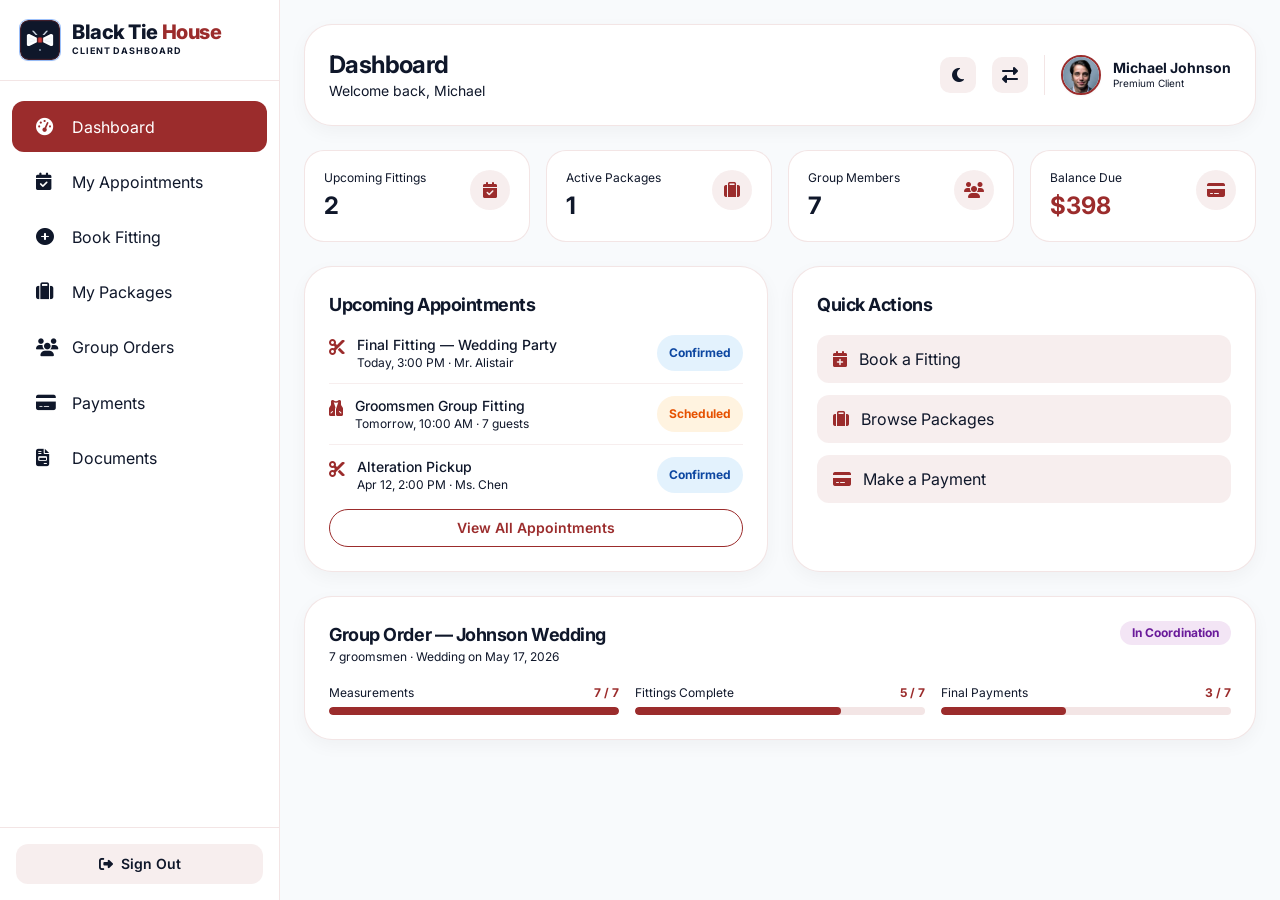
<file: client.html>
<!DOCTYPE html>
<html lang="en" dir="ltr" data-theme="light">
<head>
    <meta charset="UTF-8" />
    <meta name="viewport" content="width=device-width, initial-scale=1.0" />
    <title>Client Dashboard | Black Tie House — Formalwear & Tuxedo</title>
    <link rel="icon" type="image/svg+xml" href="assets/logo-icon.svg?v=2" />

    <!-- Tailwind CSS -->
    <script src="tailwind.js"></script>
    <script>
        tailwind.config = {
            darkMode: 'class',
            theme: {
                extend: {
                    colors: {
                        'bth-primary': 'var(--color-primary)',
                        'bth-primary-light': 'var(--color-primary-light)',
                        'bth-primary-dark': 'var(--color-primary-dark)',
                        'bth-primary-bright': 'var(--color-primary-bright)',
                        'bth-accent': 'var(--color-accent)',
                        'bg-warm': 'var(--color-bg-warm)',
                        'neutral-dark': 'var(--color-text-dark)',
                        'neutral-light': '#E8EDF2',
                        'dark-bg': '#0F172A',
                        'dark-card': '#141A24',
                        'dark-surface': '#1E293B',
                    },
                    fontFamily: {
                        'sans': ['Inter', '-apple-system', 'BlinkMacSystemFont', 'Segoe UI', 'Roboto', 'sans-serif'],
                        'display': ['Inter', 'sans-serif'],
                    },
                    animation: {
                        'slide-up': 'slideUp 0.5s ease-out',
                        'fade-in': 'fadeIn 0.3s ease-out',
                    },
                    keyframes: {
                        slideUp: { '0%': { transform: 'translateY(30px)', opacity: '0' }, '100%': { transform: 'translateY(0)', opacity: '1' } },
                        fadeIn: { '0%': { opacity: '0' }, '100%': { opacity: '1' } },
                    }
                }
            }
        }
    </script>

    <!-- Fonts & Icons -->
    <link rel="preconnect" href="https://fonts.googleapis.com">
    <link rel="preconnect" href="https://fonts.gstatic.com" crossorigin>
    <link href="https://fonts.googleapis.com/css2?family=Inter:wght@300;400;500;600;700;800&display=swap" rel="stylesheet">
    <link rel="stylesheet" href="https://cdnjs.cloudflare.com/ajax/libs/font-awesome/6.5.2/css/all.min.css">

    <style>
        :root, [data-theme="light"] {
            --color-primary: #9B2C2C;
            --color-primary-light: #C53030;
            --color-primary-dark: #742A2A;
            --color-primary-bright: #C53030;
            --color-accent: #9B2C2C;
            --color-bg-warm: #F8FAFC;
            --color-text-dark: #0F172A;
            --color-rgb-primary: 155, 44, 44;
            --color-rgb-bright: 197, 48, 48;
        }

        body { font-family: 'Inter', sans-serif; background-color: var(--color-bg-warm); color: var(--color-text-dark); transition: background-color 0.4s ease, color 0.4s ease; }
        .dark body { background-color: #0F172A; color: #E2E8F0; }
        h1,h2,h3,h4,h5,h6 { font-family: 'Inter', sans-serif; font-weight: 700; letter-spacing: -0.025em; }

        .dark .text-bth-primary { color: var(--color-primary-bright) !important; }
        .dark .border-bth-primary { border-color: var(--color-primary-bright) !important; }
        .dark .bg-bth-primary { background-color: var(--color-primary-bright) !important; }
        body::-webkit-scrollbar { display: none; }
        body { -ms-overflow-style: none; scrollbar-width: none; }

        /* Sidebar */
        .sidebar {
            position: fixed;
            left: 0; top: 0; height: 100vh;
            width: 280px;
            background: #FFFFFF;
            border-right: 1px solid rgba(var(--color-rgb-primary), 0.12);
            transition: transform 0.3s ease;
            z-index: 100;
            overflow-y: auto;
        }
        .dark .sidebar { background: #0F172A; border-right-color: rgba(var(--color-rgb-bright), 0.15); }
        @media (max-width: 768px) { .sidebar { transform: translateX(-100%); } .sidebar.open { transform: translateX(0); } }
        .sidebar-overlay { position: fixed; top:0;left:0;right:0;bottom:0; background: rgba(0,0,0,0.5); z-index:99; display:none; }
        .sidebar-overlay.open { display:block; }

        .sidebar-item {
            display: flex; align-items: center; gap: 0.75rem;
            padding: 0.85rem 1.5rem; margin: 0.25rem 0.75rem;
            border-radius: 12px; color: var(--color-text-dark);
            transition: all 0.2s; cursor: pointer;
        }
        .dark .sidebar-item { color: #E2E8F0; }
        .sidebar-item:hover { background: rgba(var(--color-rgb-primary), 0.08); color: var(--color-primary); }
        .dark .sidebar-item:hover { background: rgba(var(--color-rgb-bright), 0.12); color: var(--color-primary-bright); }
        .sidebar-item.active { background: var(--color-primary); color: #FFFFFF; }
        .dark .sidebar-item.active { background: var(--color-primary-bright); color: #0F172A; }
        .sidebar-item i { width: 24px; font-size: 1.1rem; }

        .main-content { margin-left: 280px; padding: 1.5rem; min-height: 100vh; }
        @media (max-width: 768px) {
            .main-content {
                margin-left: 0;
                padding: 1rem;
                padding-top: 70px;
                overflow-x: hidden;
            }
        }

        .mobile-header {
            display: none; position: fixed; top:0;left:0;right:0;
            background: #FFFFFF; padding: 0.75rem 1rem;
            border-bottom: 1px solid rgba(var(--color-rgb-primary), 0.12);
            z-index: 50; align-items: center; justify-content: space-between;
        }
        .dark .mobile-header { background: #0F172A; border-bottom-color: rgba(var(--color-rgb-bright), 0.15); }
        @media (max-width: 768px) { .mobile-header { display: flex; } }

        .toggle-btn {
            width: 36px; height: 36px; border-radius: 10px;
            background: rgba(var(--color-rgb-primary), 0.08);
            color: var(--color-text-dark); display: inline-flex;
            align-items: center; justify-content: center; cursor: pointer;
            transition: all 0.2s; border: none;
        }
        .dark .toggle-btn { background: rgba(var(--color-rgb-bright), 0.12); color: #E2E8F0; }
        .toggle-btn:hover { background: var(--color-primary); color: #FFFFFF; }
        .dark .toggle-btn:hover { background: var(--color-primary-bright); color: #0F172A; }

        .card-design {
            background: #FFFFFF; border-radius: 24px;
            transition: all 0.3s ease;
            border: 1px solid rgba(var(--color-rgb-primary), 0.12);
            box-shadow: 0 6px 18px rgba(0,0,0,0.04);
        }
        @media (min-width: 640px) {
            .card-design { border-radius: 28px; }
        }
        .dark .card-design { background: #141A24; border-color: rgba(var(--color-rgb-bright), 0.15); }
        .card-design:hover { border-color: var(--color-primary); }

        .btn-primary-design, .btn-primary {
            background: var(--color-primary); color: #FFFFFF;
            font-weight: 700; border-radius: 60px; transition: all 0.3s;
            box-shadow: 0 4px 12px rgba(var(--color-rgb-primary), 0.3);
            white-space: nowrap; border: none; cursor: pointer;
            display: inline-flex; align-items: center; justify-content: center; gap: 0.5rem; vertical-align: middle;
        }
        .btn-primary-design:hover, .btn-primary:hover { background: var(--color-primary-dark); transform: translateY(-2px); box-shadow: 0 8px 20px rgba(var(--color-rgb-primary), 0.4); color: #FFFFFF; }
        .dark .btn-primary-design, .dark .btn-primary { background: var(--color-primary-bright); color: #0F172A; }
        .dark .btn-primary-design:hover, .dark .btn-primary:hover { background: var(--color-primary); color: #FFFFFF; }

        .btn-outline-design, .btn-outline {
            border: 1.5px solid var(--color-primary); color: var(--color-primary);
            background: transparent; border-radius: 60px; font-weight: 600;
            transition: all 0.3s; white-space: nowrap; cursor: pointer;
            display: inline-flex; align-items: center; justify-content: center; gap: 0.5rem; vertical-align: middle;
        }
        .btn-outline-design:hover, .btn-outline:hover { background: var(--color-primary); color: #FFFFFF; transform: translateY(-2px); }
        .dark .btn-outline-design, .dark .btn-outline { border-color: var(--color-primary-bright); color: var(--color-primary-bright); }
        .dark .btn-outline-design:hover, .dark .btn-outline:hover { background: var(--color-primary-bright); color: #0F172A; }

        .stat-card {
            background: #FFFFFF; border-radius: 20px; padding: 1.2rem;
            border: 1px solid rgba(var(--color-rgb-primary), 0.12);
            transition: all 0.3s;
        }
        .dark .stat-card { background: #141A24; border-color: rgba(var(--color-rgb-bright), 0.15); }
        .stat-card:hover { transform: translateY(-3px); border-color: var(--color-primary); }

        .status-badge {
            display: inline-flex; align-items: center; padding: 0.25rem 0.75rem;
            border-radius: 40px; font-size: 0.7rem; font-weight: 700;
        }
        .status-active { background: #E3F2FD; color: #0D47A1; }
        .status-pending { background: #FFF3E0; color: #E65100; }
        .status-completed { background: #E8F5E9; color: #1B5E20; }
        .status-cancelled { background: #FFEBEE; color: #C62828; }
        .status-inprogress { background: #F3E5F5; color: #6A1B9A; }
        .status-fitting { background: #FCE7F3; color: #9D174D; }
        .dark .status-active { background: #0D47A1; color: #90CAF9; }
        .dark .status-pending { background: #E65100; color: #FFCC80; }
        .dark .status-completed { background: #1B5E20; color: #A5D6A7; }
        .dark .status-cancelled { background: #B71C1C; color: #EF9A9A; }
        .dark .status-inprogress { background: #4A148C; color: #CE93D8; }
        .dark .status-fitting { background: #831843; color: #F9A8D4; }

        .form-input {
            width: 100%; padding: 0.75rem 1rem;
            border-radius: 16px; border: 1.5px solid rgba(var(--color-rgb-primary), 0.2);
            background: #FFFFFF; transition: all 0.3s;
            color: var(--color-text-dark); font-family: 'Inter', sans-serif;
        }
        .dark .form-input { background: #0F172A; border-color: rgba(var(--color-rgb-bright), 0.2); color: #E2E8F0; }
        .form-input:focus { outline: none; border-color: var(--color-primary); box-shadow: 0 0 0 4px rgba(var(--color-rgb-primary), 0.15); }
        .form-label { display: block; font-weight: 600; font-size: 0.9rem; margin-bottom: 0.4rem; color: var(--color-text-dark); }
        .dark .form-label { color: #E2E8F0; }

        .progress-bar { height: 8px; background: rgba(var(--color-rgb-primary), 0.12); border-radius: 10px; overflow: hidden; }
        .dark .progress-bar { background: rgba(var(--color-rgb-bright), 0.15); }
        .progress-fill { height: 100%; background: var(--color-primary); border-radius: 10px; transition: width 0.6s ease; }
        .dark .progress-fill { background: var(--color-primary-bright); }

        .page-content.hidden { display: none; }
        .booking-slot { transition: all 0.3s; cursor: pointer; }
        .booking-slot:hover { transform: translateY(-2px); border-color: var(--color-primary); }
        .receipt-item { padding: 0.75rem 0; border-bottom: 1px solid rgba(var(--color-rgb-primary), 0.08); }
        .dark .receipt-item { border-bottom-color: rgba(var(--color-rgb-bright), 0.1); }

        /* RTL support */
        [dir="rtl"] .sidebar { left: auto; right: 0; border-right: none; border-left: 1px solid rgba(var(--color-rgb-primary), 0.12); }
        [dir="rtl"] .main-content { margin-left: 0; margin-right: 280px; }
        [dir="rtl"] .sidebar-item i { margin-right: 0; margin-left: 0.75rem; }
        @media (max-width: 768px) {
            [dir="rtl"] .sidebar { transform: translateX(100%); }
            [dir="rtl"] .sidebar.open { transform: translateX(0); }
            [dir="rtl"] .main-content { margin-right: 0; }
        }

        input[type="date"]::-webkit-calendar-picker-indicator { cursor: pointer; opacity: 0.85; transition: all 0.2s ease; }
        input[type="date"]::-webkit-calendar-picker-indicator:hover { opacity: 1; }
        .dark input[type="date"]::-webkit-calendar-picker-indicator { filter: invert(1) brightness(1.2); opacity: 0.9; }
        .dark input[type="date"]::-webkit-calendar-picker-indicator:hover { opacity: 1; }

        /* Accessory selector chips */
        .accessory-chip {
            display: inline-flex; align-items: center; gap: 0.5rem;
            padding: 0.5rem 1rem; border-radius: 100px;
            border: 1.5px solid rgba(var(--color-rgb-primary), 0.2);
            background: #FFFFFF; font-size: 0.8rem; font-weight: 600;
            cursor: pointer; transition: all 0.2s;
            color: var(--color-text-dark);
        }
        .dark .accessory-chip { background: #0F172A; border-color: rgba(var(--color-rgb-bright), 0.2); color: #E2E8F0; }
        .accessory-chip:hover { border-color: var(--color-primary); color: var(--color-primary); }
        .accessory-chip.active {
            background: var(--color-primary); border-color: var(--color-primary);
            color: #FFFFFF;
        }
        .dark .accessory-chip.active { background: var(--color-primary-bright); border-color: var(--color-primary-bright); color: #0F172A; }
    </style>
</head>
<body>

    <!-- Mobile Header -->
    <div class="mobile-header">
        <div class="flex items-center gap-3">
            <button id="menuToggle" class="toggle-btn"><i class="fas fa-bars"></i></button>
            <a href="index.html" class="flex items-center gap-3 group shrink-0 transition-transform duration-200 hover:scale-[1.02]">
                <img src="assets/logo-icon.svg" alt="Black Tie House" class="w-10 h-10 rounded-lg shadow-sm shrink-0 object-contain ring-1 ring-border dark:ring-white/15 transition-transform duration-300 group-hover:scale-105">
                <div class="flex flex-col">
                    <div class="flex items-baseline">
                        <span class="text-lg font-extrabold tracking-tight text-neutral-dark dark:text-white leading-none">Black Tie</span>
                        <span class="text-lg font-extrabold tracking-tight text-bth-accent dark:text-red-400 leading-none ml-1">House</span>
                    </div>
                    <span class="text-[8px] font-bold tracking-widest text-neutral-dark/60 dark:text-gray-400 uppercase mt-0.5">Client Dashboard</span>
                </div>
            </a>
        </div>
        <div class="flex items-center gap-2">
            <button id="theme-toggle-mobile" class="toggle-btn"><i class="fas fa-moon dark:hidden"></i><i class="fas fa-sun hidden dark:inline"></i></button>
            <button id="rtl-toggle-mobile" class="toggle-btn"><i class="fas fa-exchange-alt"></i></button>
        </div>
    </div>

    <div id="sidebarOverlay" class="sidebar-overlay"></div>

    <!-- Sidebar -->
    <div class="sidebar" id="sidebar">
        <div class="p-5 border-b border-[rgba(var(--color-rgb-primary),0.12)] dark:border-[rgba(var(--color-rgb-bright),0.15)]">
            <a href="index.html" class="flex items-center gap-3 group transition-transform duration-200 hover:scale-[1.02]">
                <img src="assets/logo-icon.svg" alt="Black Tie House" class="w-10 h-10 rounded-lg shadow-sm shrink-0 object-contain ring-1 ring-border dark:ring-white/15 transition-transform duration-300 group-hover:scale-105">
                <div class="flex flex-col">
                    <div class="flex items-baseline">
                        <span class="text-xl font-extrabold tracking-tight text-neutral-dark dark:text-white leading-none">Black Tie</span>
                        <span class="text-xl font-extrabold tracking-tight text-bth-accent dark:text-red-400 leading-none ml-1">House</span>
                    </div>
                    <span class="text-[9px] font-bold tracking-widest text-neutral-dark/60 dark:text-gray-400 uppercase mt-0.5">Client Dashboard</span>
                </div>
            </a>
        </div>
        <nav class="py-4">
            <div class="sidebar-item active" data-page="dashboard"><i class="fas fa-tachometer-alt"></i><span>Dashboard</span></div>
            <div class="sidebar-item" data-page="bookings"><i class="fas fa-calendar-check"></i><span>My Appointments</span></div>
            <div class="sidebar-item" data-page="new-booking"><i class="fas fa-plus-circle"></i><span>Book Fitting</span></div>
            <div class="sidebar-item" data-page="packages"><i class="fas fa-suitcase"></i><span>My Packages</span></div>
            <div class="sidebar-item" data-page="group-orders"><i class="fas fa-users"></i><span>Group Orders</span></div>
            <div class="sidebar-item" data-page="payments"><i class="fas fa-credit-card"></i><span>Payments</span></div>
            <div class="sidebar-item" data-page="documents"><i class="fas fa-file-invoice"></i><span>Documents</span></div>
        </nav>
        <div class="absolute bottom-0 left-0 right-0 p-4 border-t border-[rgba(var(--color-rgb-primary),0.12)] dark:border-[rgba(var(--color-rgb-bright),0.15)]">
            <a href="login.html" class="flex items-center justify-center gap-2 w-full p-2.5 rounded-xl bg-[rgba(var(--color-rgb-primary),0.08)] hover:bg-bth-primary transition font-semibold text-sm text-neutral-dark dark:text-gray-200 hover:text-white">
                <i class="fas fa-sign-out-alt"></i><span>Sign Out</span>
            </a>
        </div>
    </div>

    <!-- Main Content -->
    <div class="main-content">
        <div class="card-design p-4 md:p-6 flex justify-between items-center flex-wrap gap-3 mb-6">
            <div>
                <h1 class="text-2xl font-display font-bold" id="page-title">Dashboard</h1>
                <p class="text-sm text-neutral-dark/60 dark:text-gray-400" id="page-subtitle">Welcome back, Michael</p>
            </div>
            <div class="hidden lg:flex items-center gap-4">
                <button id="theme-toggle" class="toggle-btn"><i class="fas fa-moon dark:hidden"></i><i class="fas fa-sun hidden dark:inline"></i></button>
                <button id="rtl-toggle" class="toggle-btn"><i class="fas fa-exchange-alt"></i></button>
                <div class="flex items-center gap-3 border-l border-[rgba(var(--color-rgb-primary),0.12)] dark:border-[rgba(var(--color-rgb-bright),0.15)] pl-4">
                    <div class="w-10 h-10 rounded-full overflow-hidden border-2 border-bth-primary shadow-sm shrink-0">
                        <img src="assets/avatar_mark.jpg" alt="Michael Johnson" class="w-full h-full object-cover object-top" style="object-position: center top;">
                    </div>
                    <div class="text-left hidden lg:block">
                        <p class="text-sm font-bold text-neutral-dark dark:text-white leading-tight">Michael Johnson</p>
                        <p class="text-[10px] text-neutral-dark/60 dark:text-gray-400">Premium Client</p>
                    </div>
                </div>
            </div>
        </div>

        <!-- ========== DASHBOARD ========== -->
        <div id="page-dashboard" class="page-content">
            <div class="grid grid-cols-1 sm:grid-cols-2 lg:grid-cols-4 gap-4 mb-6">
                <div class="stat-card">
                    <div class="flex justify-between">
                        <div><p class="text-xs text-neutral-dark/60 dark:text-gray-400 mb-1">Upcoming Fittings</p><p class="text-2xl font-bold text-neutral-dark dark:text-white">2</p></div>
                        <div class="w-10 h-10 bg-[rgba(var(--color-rgb-primary),0.08)] rounded-full flex items-center justify-center"><i class="fas fa-calendar-check text-bth-primary"></i></div>
                    </div>
                </div>
                <div class="stat-card">
                    <div class="flex justify-between">
                        <div><p class="text-xs text-neutral-dark/60 dark:text-gray-400 mb-1">Active Packages</p><p class="text-2xl font-bold text-neutral-dark dark:text-white">1</p></div>
                        <div class="w-10 h-10 bg-[rgba(var(--color-rgb-primary),0.08)] rounded-full flex items-center justify-center"><i class="fas fa-suitcase text-bth-primary"></i></div>
                    </div>
                </div>
                <div class="stat-card">
                    <div class="flex justify-between">
                        <div><p class="text-xs text-neutral-dark/60 dark:text-gray-400 mb-1">Group Members</p><p class="text-2xl font-bold text-neutral-dark dark:text-white">7</p></div>
                        <div class="w-10 h-10 bg-[rgba(var(--color-rgb-primary),0.08)] rounded-full flex items-center justify-center"><i class="fas fa-users text-bth-primary"></i></div>
                    </div>
                </div>
                <div class="stat-card">
                    <div class="flex justify-between">
                        <div><p class="text-xs text-neutral-dark/60 dark:text-gray-400 mb-1">Balance Due</p><p class="text-2xl font-bold text-bth-primary">$398</p></div>
                        <div class="w-10 h-10 bg-[rgba(var(--color-rgb-primary),0.08)] rounded-full flex items-center justify-center"><i class="fas fa-credit-card text-bth-primary"></i></div>
                    </div>
                </div>
            </div>
            <div class="grid grid-cols-1 lg:grid-cols-2 gap-6">
                <div class="card-design p-6">
                    <h3 class="font-display font-bold text-lg mb-4">Upcoming Appointments</h3>
                    <div class="space-y-3">
                        <div class="flex gap-3 pb-3 border-b border-[rgba(var(--color-rgb-primary),0.08)] dark:border-[rgba(var(--color-rgb-bright),0.1)]">
                            <i class="fas fa-scissors text-bth-primary mt-1"></i>
                            <div class="flex-1"><p class="text-sm font-medium">Final Fitting — Wedding Party</p><p class="text-xs text-neutral-dark/60 dark:text-gray-400">Today, 3:00 PM · Mr. Alistair</p></div>
                            <span class="status-badge status-active text-xs">Confirmed</span>
                        </div>
                        <div class="flex gap-3 pb-3 border-b border-[rgba(var(--color-rgb-primary),0.08)] dark:border-[rgba(var(--color-rgb-bright),0.1)]">
                            <i class="fas fa-vest text-bth-primary mt-1"></i>
                            <div class="flex-1"><p class="text-sm font-medium">Groomsmen Group Fitting</p><p class="text-xs text-neutral-dark/60 dark:text-gray-400">Tomorrow, 10:00 AM · 7 guests</p></div>
                            <span class="status-badge status-pending text-xs">Scheduled</span>
                        </div>
                        <div class="flex gap-3">
                            <i class="fas fa-scissors text-bth-primary mt-1"></i>
                            <div class="flex-1"><p class="text-sm font-medium">Alteration Pickup</p><p class="text-xs text-neutral-dark/60 dark:text-gray-400">Apr 12, 2:00 PM · Ms. Chen</p></div>
                            <span class="status-badge status-active text-xs">Confirmed</span>
                        </div>
                    </div>
                    <button data-nav="bookings" class="btn-outline-design w-full mt-4 py-2 text-sm">View All Appointments</button>
                </div>
                <div class="card-design p-6">
                    <h3 class="font-display font-bold text-lg mb-4">Quick Actions</h3>
                    <div class="space-y-3">
                        <button data-nav="new-booking" class="w-full text-left px-4 py-3 bg-[rgba(var(--color-rgb-primary),0.08)] dark:bg-[rgba(var(--color-rgb-bright),0.1)] text-neutral-dark dark:text-white rounded-xl hover:bg-[rgba(var(--color-rgb-primary),0.2)] transition flex items-center gap-3">
                            <i class="fas fa-calendar-plus text-bth-primary"></i><span>Book a Fitting</span>
                        </button>
                        <button data-nav="packages" class="w-full text-left px-4 py-3 bg-[rgba(var(--color-rgb-primary),0.08)] dark:bg-[rgba(var(--color-rgb-bright),0.1)] text-neutral-dark dark:text-white rounded-xl hover:bg-[rgba(var(--color-rgb-primary),0.2)] transition flex items-center gap-3">
                            <i class="fas fa-suitcase text-bth-primary"></i><span>Browse Packages</span>
                        </button>
                        <button data-nav="payments" class="w-full text-left px-4 py-3 bg-[rgba(var(--color-rgb-primary),0.08)] dark:bg-[rgba(var(--color-rgb-bright),0.1)] text-neutral-dark dark:text-white rounded-xl hover:bg-[rgba(var(--color-rgb-primary),0.2)] transition flex items-center gap-3">
                            <i class="fas fa-credit-card text-bth-primary"></i><span>Make a Payment</span>
                        </button>
                    </div>
                </div>
            </div>

            <!-- Group order progress -->
            <div class="card-design p-6 mt-6">
                <div class="flex flex-wrap justify-between items-start gap-3 mb-5">
                    <div>
                        <h3 class="font-display font-bold text-lg">Group Order — Johnson Wedding</h3>
                        <p class="text-xs text-neutral-dark/60 dark:text-gray-400">7 groomsmen · Wedding on May 17, 2026</p>
                    </div>
                    <span class="status-badge status-inprogress text-xs">In Coordination</span>
                </div>
                <div class="grid grid-cols-1 sm:grid-cols-3 gap-4">
                    <div>
                        <div class="flex justify-between text-xs mb-1.5">
                            <span class="text-neutral-dark/60 dark:text-gray-400">Measurements</span>
                            <span class="font-bold text-bth-primary">7 / 7</span>
                        </div>
                        <div class="progress-bar"><div class="progress-fill" style="width: 100%"></div></div>
                    </div>
                    <div>
                        <div class="flex justify-between text-xs mb-1.5">
                            <span class="text-neutral-dark/60 dark:text-gray-400">Fittings Complete</span>
                            <span class="font-bold text-bth-primary">5 / 7</span>
                        </div>
                        <div class="progress-bar"><div class="progress-fill" style="width: 71%"></div></div>
                    </div>
                    <div>
                        <div class="flex justify-between text-xs mb-1.5">
                            <span class="text-neutral-dark/60 dark:text-gray-400">Final Payments</span>
                            <span class="font-bold text-bth-primary">3 / 7</span>
                        </div>
                        <div class="progress-bar"><div class="progress-fill" style="width: 43%"></div></div>
                    </div>
                </div>
            </div>
        </div>

        <!-- ========== MY APPOINTMENTS ========== -->
        <div id="page-bookings" class="page-content hidden">
            <div class="card-design p-6">
                <h3 class="font-display font-bold text-2xl mb-4">My Appointments</h3>
                <p class="text-sm text-neutral-dark/60 dark:text-gray-400 mb-6">Track all your fitting appointments, group sessions, and pickups.</p>
                <div class="space-y-4">
                    <div class="p-5 bg-[rgba(var(--color-rgb-primary),0.04)] dark:bg-[rgba(var(--color-rgb-bright),0.05)] rounded-2xl border border-[rgba(var(--color-rgb-primary),0.08)]">
                        <div class="flex flex-wrap justify-between items-start gap-3">
                            <div>
                                <p class="font-bold text-lg">Final Fitting — Wedding Party</p>
                                <p class="text-sm text-neutral-dark/60 dark:text-gray-400">April 9, 2026 · 3:00 PM – 3:45 PM</p>
                                <div class="flex items-center gap-3 mt-2">
                                    <span class="status-badge status-active">Confirmed</span>
                                    <span class="text-xs text-neutral-dark/60 dark:text-gray-400">Tailor: Mr. Alistair</span>
                                </div>
                            </div>
                            <div class="flex gap-2">
                                <button class="btn-outline-design text-xs px-4 py-1.5"><i class="fas fa-calendar-alt mr-1"></i>Reschedule</button>
                                <button class="btn-primary-design text-xs px-4 py-1.5"><i class="fas fa-eye mr-1"></i>Details</button>
                            </div>
                        </div>
                        <div class="mt-3">
                            <div class="flex text-xs text-neutral-dark/60 dark:text-gray-400 gap-4">
                                <span><i class="fas fa-clock mr-1"></i> 45 min</span>
                                <span><i class="fas fa-map-marker-alt mr-1"></i> 456 Madison Ave, NY</span>
                            </div>
                        </div>
                    </div>
                    <div class="p-5 bg-[rgba(var(--color-rgb-primary),0.04)] dark:bg-[rgba(var(--color-rgb-bright),0.05)] rounded-2xl border border-[rgba(var(--color-rgb-primary),0.08)]">
                        <div class="flex flex-wrap justify-between items-start gap-3">
                            <div>
                                <p class="font-bold text-lg">Groomsmen Group Fitting</p>
                                <p class="text-sm text-neutral-dark/60 dark:text-gray-400">April 10, 2026 · 10:00 AM – 12:00 PM</p>
                                <div class="flex items-center gap-3 mt-2">
                                    <span class="status-badge status-pending">Scheduled</span>
                                    <span class="text-xs text-neutral-dark/60 dark:text-gray-400">Coordinator: James · 7 guests</span>
                                </div>
                            </div>
                            <div class="flex gap-2">
                                <button class="btn-outline-design text-xs px-4 py-1.5"><i class="fas fa-calendar-alt mr-1"></i>Reschedule</button>
                                <button class="btn-primary-design text-xs px-4 py-1.5"><i class="fas fa-eye mr-1"></i>Details</button>
                            </div>
                        </div>
                        <div class="mt-3">
                            <div class="flex text-xs text-neutral-dark/60 dark:text-gray-400 gap-4">
                                <span><i class="fas fa-clock mr-1"></i> 120 min</span>
                                <span><i class="fas fa-map-marker-alt mr-1"></i> 456 Madison Ave, NY</span>
                            </div>
                        </div>
                    </div>
                    <div class="p-5 bg-[rgba(var(--color-rgb-primary),0.04)] dark:bg-[rgba(var(--color-rgb-bright),0.05)] rounded-2xl border border-[rgba(var(--color-rgb-primary),0.08)]">
                        <div class="flex flex-wrap justify-between items-start gap-3">
                            <div>
                                <p class="font-bold text-lg">Initial Style Consultation</p>
                                <p class="text-sm text-neutral-dark/60 dark:text-gray-400">April 2, 2026 · 11:00 AM – 11:45 AM</p>
                                <div class="flex items-center gap-3 mt-2">
                                    <span class="status-badge status-completed">Completed</span>
                                    <span class="text-xs text-neutral-dark/60 dark:text-gray-400">Stylist: Sofia</span>
                                </div>
                            </div>
                            <div class="flex gap-2">
                                <button class="btn-outline-design text-xs px-4 py-1.5"><i class="fas fa-download mr-1"></i>Notes</button>
                                <button class="btn-primary-design text-xs px-4 py-1.5"><i class="fas fa-eye mr-1"></i>Review</button>
                            </div>
                        </div>
                        <div class="mt-3">
                            <div class="flex text-xs text-neutral-dark/60 dark:text-gray-400 gap-4">
                                <span><i class="fas fa-clock mr-1"></i> 45 min</span>
                                <span><i class="fas fa-map-marker-alt mr-1"></i> 456 Madison Ave, NY</span>
                            </div>
                        </div>
                    </div>
                </div>
            </div>
        </div>

        <!-- ========== BOOK FITTING ========== -->
        <div id="page-new-booking" class="page-content hidden">
            <div class="card-design p-6">
                <h3 class="font-display font-bold text-2xl mb-4">Book a Fitting</h3>
                <p class="text-sm text-neutral-dark/60 dark:text-gray-400 mb-6">Select appointment type, date, and time. All fittings are complimentary.</p>
                <form>
                    <div class="grid grid-cols-1 md:grid-cols-2 gap-4">
                        <div>
                            <label class="form-label">Appointment Type <span class="text-bth-primary">*</span></label>
                            <select class="form-input">
                                <option value="">Select type</option>
                                <option>Individual Fitting (45 min)</option>
                                <option>Group Fitting (120 min)</option>
                                <option>Final Fitting & Pickup (30 min)</option>
                                <option>Style Consultation (45 min)</option>
                                <option>Alteration Drop-off (20 min)</option>
                            </select>
                        </div>
                        <div>
                            <label class="form-label">Preferred Date <span class="text-bth-primary">*</span></label>
                            <input type="date" class="form-input" value="2026-04-09" min="2026-04-09" />
                        </div>
                        <div>
                            <label class="form-label">Preferred Time <span class="text-bth-primary">*</span></label>
                            <select class="form-input">
                                <option>9:00 AM – 9:45 AM</option>
                                <option selected>10:00 AM – 10:45 AM</option>
                                <option>11:00 AM – 11:45 AM</option>
                                <option>1:00 PM – 1:45 PM</option>
                                <option>2:00 PM – 2:45 PM</option>
                                <option>3:00 PM – 3:45 PM</option>
                                <option>4:00 PM – 4:45 PM</option>
                            </select>
                        </div>
                        <div>
                            <label class="form-label">Tailor Preference</label>
                            <select class="form-input">
                                <option>Any available</option>
                                <option>Mr. Alistair</option>
                                <option>Ms. Chen</option>
                                <option>James (Group Coordinator)</option>
                                <option>Sofia (Style Consultant)</option>
                            </select>
                        </div>
                        <div class="md:col-span-2">
                            <label class="form-label">Select Accessories & Add-ons</label>
                            <div class="flex flex-wrap gap-2 mt-1">
                                <button type="button" class="accessory-chip active"><i class="fas fa-vest"></i> Vest</button>
                                <button type="button" class="accessory-chip active"><i class="fas fa-socks"></i> Silk Tie</button>
                                <button type="button" class="accessory-chip"><i class="fas fa-hand-sparkles"></i> Pocket Square</button>
                                <button type="button" class="accessory-chip"><i class="fas fa-shoe-prints"></i> Shoes</button>
                                <button type="button" class="accessory-chip"><i class="fas fa-ring"></i> Cufflinks</button>
                                <button type="button" class="accessory-chip"><i class="fas fa-hat-cowboy"></i> Hat</button>
                            </div>
                        </div>
                        <div class="md:col-span-2">
                            <label class="form-label">Special Requests</label>
                            <textarea class="form-input" rows="3" placeholder="Event details, color preferences, or anything we should know"></textarea>
                        </div>
                    </div>
                    <button type="submit" class="btn-primary-design w-full mt-6 py-3 text-lg font-bold inline-flex items-center justify-center gap-2">
                        <i class="fas fa-check-circle"></i> Confirm Booking
                    </button>
                </form>
            </div>
        </div>

        <!-- ========== MY PACKAGES ========== -->
        <div id="page-packages" class="page-content hidden">
            <div class="card-design p-6">
                <h3 class="font-display font-bold text-2xl mb-4">My Packages</h3>
                <p class="text-sm text-neutral-dark/60 dark:text-gray-400 mb-6">Your selected rental packages and included accessories.</p>
                <div class="space-y-4">
                    <div class="p-5 bg-[rgba(var(--color-rgb-primary),0.04)] dark:bg-[rgba(var(--color-rgb-bright),0.05)] rounded-2xl border border-[rgba(var(--color-rgb-primary),0.08)]">
                        <div class="flex flex-wrap justify-between items-start gap-3">
                            <div>
                                <p class="font-bold text-lg">Signature Ten — Groom Package</p>
                                <p class="text-sm text-neutral-dark/60 dark:text-gray-400">Event: Johnson Wedding · May 17, 2026</p>
                                <div class="flex items-center gap-3 mt-2">
                                    <span class="status-badge status-active">Confirmed</span>
                                    <span class="text-xs text-neutral-dark/60 dark:text-gray-400">Rental · 5 days</span>
                                </div>
                            </div>
                            <div class="text-right">
                                <p class="text-2xl font-bold text-bth-primary">$199</p>
                                <p class="text-xs text-neutral-dark/60 dark:text-gray-400">Paid in full</p>
                            </div>
                        </div>
                        <div class="mt-4 flex flex-wrap gap-2">
                            <span class="text-xs px-3 py-1 bg-white dark:bg-dark-card border border-[rgba(var(--color-rgb-primary),0.15)] rounded-full"><i class="fas fa-check text-bth-primary mr-1"></i> Midnight Blue Tuxedo</span>
                            <span class="text-xs px-3 py-1 bg-white dark:bg-dark-card border border-[rgba(var(--color-rgb-primary),0.15)] rounded-full"><i class="fas fa-check text-bth-primary mr-1"></i> Pleated Dress Shirt</span>
                            <span class="text-xs px-3 py-1 bg-white dark:bg-dark-card border border-[rgba(var(--color-rgb-primary),0.15)] rounded-full"><i class="fas fa-check text-bth-primary mr-1"></i> Silk Bow Tie & Pocket Square</span>
                            <span class="text-xs px-3 py-1 bg-white dark:bg-dark-card border border-[rgba(var(--color-rgb-primary),0.15)] rounded-full"><i class="fas fa-check text-bth-primary mr-1"></i> Patent Leather Oxfords</span>
                            <span class="text-xs px-3 py-1 bg-white dark:bg-dark-card border border-[rgba(var(--color-rgb-primary),0.15)] rounded-full"><i class="fas fa-check text-bth-primary mr-1"></i> Cufflinks</span>
                        </div>
                    </div>
                    <div class="p-5 bg-[rgba(var(--color-rgb-primary),0.04)] dark:bg-[rgba(var(--color-rgb-bright),0.05)] rounded-2xl border border-[rgba(var(--color-rgb-primary),0.08)]">
                        <div class="flex flex-wrap justify-between items-start gap-3">
                            <div>
                                <p class="font-bold text-lg">Groomsmen Package × 6</p>
                                <p class="text-sm text-neutral-dark/60 dark:text-gray-400">Event: Johnson Wedding · May 17, 2026</p>
                                <div class="flex items-center gap-3 mt-2">
                                    <span class="status-badge status-pending">Partially Paid</span>
                                    <span class="text-xs text-neutral-dark/60 dark:text-gray-400">Group rental</span>
                                </div>
                            </div>
                            <div class="text-right">
                                <p class="text-2xl font-bold text-bth-primary">$954</p>
                                <p class="text-xs text-neutral-dark/60 dark:text-gray-400">$398 balance due</p>
                            </div>
                        </div>
                        <div class="mt-4 flex flex-wrap gap-2">
                            <span class="text-xs px-3 py-1 bg-white dark:bg-dark-card border border-[rgba(var(--color-rgb-primary),0.15)] rounded-full"><i class="fas fa-check text-bth-primary mr-1"></i> Charcoal Three-Piece Suits</span>
                            <span class="text-xs px-3 py-1 bg-white dark:bg-dark-card border border-[rgba(var(--color-rgb-primary),0.15)] rounded-full"><i class="fas fa-check text-bth-primary mr-1"></i> Matching Silk Ties</span>
                            <span class="text-xs px-3 py-1 bg-white dark:bg-dark-card border border-[rgba(var(--color-rgb-primary),0.15)] rounded-full"><i class="fas fa-check text-bth-primary mr-1"></i> Pocket Squares</span>
                        </div>
                    </div>
                </div>
            </div>
        </div>

        <!-- ========== GROUP ORDERS ========== -->
        <div id="page-group-orders" class="page-content hidden">
            <div class="card-design p-6">
                <h3 class="font-display font-bold text-2xl mb-4">Group Orders</h3>
                <p class="text-sm text-neutral-dark/60 dark:text-gray-400 mb-6">Coordinate your wedding party, prom group, or corporate event.</p>
                <div class="p-5 bg-[rgba(var(--color-rgb-primary),0.04)] dark:bg-[rgba(var(--color-rgb-bright),0.05)] rounded-2xl border border-[rgba(var(--color-rgb-primary),0.08)] mb-4">
                    <div class="flex flex-wrap justify-between items-start gap-3 mb-4">
                        <div>
                            <p class="font-bold text-lg">Johnson Wedding Party</p>
                            <p class="text-sm text-neutral-dark/60 dark:text-gray-400">7 members · Wedding: May 17, 2026</p>
                        </div>
                        <span class="status-badge status-inprogress">In Coordination</span>
                    </div>
                    <div class="space-y-3">
                        <div class="flex items-center justify-between text-sm">
                            <span class="flex items-center gap-2"><i class="fas fa-user-check text-bth-primary"></i> Measurements collected</span>
                            <span class="font-bold">7 / 7</span>
                        </div>
                        <div class="flex items-center justify-between text-sm">
                            <span class="flex items-center gap-2"><i class="fas fa-scissors text-bth-primary"></i> Fittings completed</span>
                            <span class="font-bold">5 / 7</span>
                        </div>
                        <div class="flex items-center justify-between text-sm">
                            <span class="flex items-center gap-2"><i class="fas fa-credit-card text-bth-primary"></i> Payments received</span>
                            <span class="font-bold">3 / 7</span>
                        </div>
                    </div>
                    <button class="btn-outline-design w-full mt-5 py-2 text-sm">Manage Group Order</button>
                </div>
                <button class="btn-primary-design w-full py-3 text-sm">
                    <i class="fas fa-plus mr-2"></i> Start New Group Order
                </button>
            </div>
        </div>

        <!-- ========== PAYMENTS ========== -->
        <div id="page-payments" class="page-content hidden">
            <div class="card-design p-6">
                <h3 class="font-display font-bold text-2xl mb-4">Payments</h3>
                <p class="text-sm text-neutral-dark/60 dark:text-gray-400 mb-6">View your balance, invoices, and payment history.</p>

                <div class="grid grid-cols-1 sm:grid-cols-3 gap-4 mb-6">
                    <div class="p-5 bg-[rgba(var(--color-rgb-primary),0.04)] dark:bg-[rgba(var(--color-rgb-bright),0.05)] rounded-2xl border border-[rgba(var(--color-rgb-primary),0.08)]">
                        <p class="text-xs text-neutral-dark/60 dark:text-gray-400 mb-1">Total Paid</p>
                        <p class="text-2xl font-bold text-emerald-500">$1,153</p>
                    </div>
                    <div class="p-5 bg-[rgba(var(--color-rgb-primary),0.04)] dark:bg-[rgba(var(--color-rgb-bright),0.05)] rounded-2xl border border-[rgba(var(--color-rgb-primary),0.08)]">
                        <p class="text-xs text-neutral-dark/60 dark:text-gray-400 mb-1">Balance Due</p>
                        <p class="text-2xl font-bold text-bth-primary">$398</p>
                    </div>
                    <div class="p-5 bg-[rgba(var(--color-rgb-primary),0.04)] dark:bg-[rgba(var(--color-rgb-bright),0.05)] rounded-2xl border border-[rgba(var(--color-rgb-primary),0.08)]">
                        <p class="text-xs text-neutral-dark/60 dark:text-gray-400 mb-1">Next Due Date</p>
                        <p class="text-2xl font-bold">May 1</p>
                    </div>
                </div>

                <button class="btn-primary-design w-full py-3 text-sm mb-6">
                    <i class="fas fa-credit-card mr-2"></i> Pay Balance Now
                </button>

                <h4 class="font-display font-bold text-lg mb-3">Payment History</h4>
                <div class="space-y-2">
                    <div class="receipt-item flex justify-between items-center">
                        <div><p class="font-bold text-sm">Deposit — Groom Package</p><p class="text-xs text-neutral-dark/60 dark:text-gray-400">March 28, 2026 · Visa •••• 4521</p></div>
                        <div class="flex items-center gap-4">
                            <span class="font-bold text-sm">$100</span>
                            <span class="status-badge status-completed text-xs">Paid</span>
                        </div>
                    </div>
                    <div class="receipt-item flex justify-between items-center">
                        <div><p class="font-bold text-sm">Balance — Groom Package</p><p class="text-xs text-neutral-dark/60 dark:text-gray-400">April 5, 2026 · Visa •••• 4521</p></div>
                        <div class="flex items-center gap-4">
                            <span class="font-bold text-sm">$99</span>
                            <span class="status-badge status-completed text-xs">Paid</span>
                        </div>
                    </div>
                    <div class="receipt-item flex justify-between items-center">
                        <div><p class="font-bold text-sm">Groomsmen Package × 6</p><p class="text-xs text-neutral-dark/60 dark:text-gray-400">April 6, 2026 · Mastercard •••• 8830</p></div>
                        <div class="flex items-center gap-4">
                            <span class="font-bold text-sm">$954</span>
                            <span class="status-badge status-pending text-xs">Partial</span>
                        </div>
                    </div>
                    <div class="receipt-item flex justify-between items-center">
                        <div><p class="font-bold text-sm">Accessory Add-ons</p><p class="text-xs text-neutral-dark/60 dark:text-gray-400">April 7, 2026 · Visa •••• 4521</p></div>
                        <div class="flex items-center gap-4">
                            <span class="font-bold text-sm">$0</span>
                            <span class="status-badge status-completed text-xs">Included</span>
                        </div>
                    </div>
                </div>
            </div>
        </div>

        <!-- ========== DOCUMENTS ========== -->
        <div id="page-documents" class="page-content hidden">
            <div class="card-design p-6">
                <h3 class="font-display font-bold text-2xl mb-4">Documents</h3>
                <p class="text-sm text-neutral-dark/60 dark:text-gray-400 mb-6">Download invoices, rental agreements, and fitting reports.</p>
                <div class="space-y-2">
                    <div class="receipt-item flex justify-between items-center">
                        <div><p class="font-bold">Rental Agreement — Groom Package</p><p class="text-sm text-neutral-dark/60 dark:text-gray-400">March 28, 2026 · Signed</p></div>
                        <div class="flex items-center gap-4">
                            <span class="status-badge status-completed text-xs">Available</span>
                            <button class="text-bth-primary hover:text-bth-primary-dark"><i class="fas fa-download"></i></button>
                        </div>
                    </div>
                    <div class="receipt-item flex justify-between items-center">
                        <div><p class="font-bold">Invoice #INV-2026-0421</p><p class="text-sm text-neutral-dark/60 dark:text-gray-400">Groom Package · $199</p></div>
                        <div class="flex items-center gap-4">
                            <span class="status-badge status-completed text-xs">Paid</span>
                            <button class="text-bth-primary hover:text-bth-primary-dark"><i class="fas fa-download"></i></button>
                        </div>
                    </div>
                    <div class="receipt-item flex justify-between items-center">
                        <div><p class="font-bold">Group Order Summary — Johnson Wedding</p><p class="text-sm text-neutral-dark/60 dark:text-gray-400">7 members · 3 paid</p></div>
                        <div class="flex items-center gap-4">
                            <span class="status-badge status-completed text-xs">Available</span>
                            <button class="text-bth-primary hover:text-bth-primary-dark"><i class="fas fa-download"></i></button>
                        </div>
                    </div>
                    <div class="receipt-item flex justify-between items-center">
                        <div><p class="font-bold">Fitting Measurements Report</p><p class="text-sm text-neutral-dark/60 dark:text-gray-400">Final fitting · April 9, 2026</p></div>
                        <div class="flex items-center gap-4">
                            <span class="status-badge status-pending text-xs">Processing</span>
                            <button class="text-bth-primary hover:text-bth-primary-dark disabled:opacity-40"><i class="fas fa-download"></i></button>
                        </div>
                    </div>
                    <div class="receipt-item flex justify-between items-center">
                        <div><p class="font-bold">Style Consultation Notes</p><p class="text-sm text-neutral-dark/60 dark:text-gray-400">April 2, 2026 · Sofia</p></div>
                        <div class="flex items-center gap-4">
                            <span class="status-badge status-completed text-xs">Available</span>
                            <button class="text-bth-primary hover:text-bth-primary-dark"><i class="fas fa-download"></i></button>
                        </div>
                    </div>
                </div>
            </div>
        </div>
    </div>

    <script>
        document.addEventListener('DOMContentLoaded', () => {
            // RTL Toggle
            const rtlToggle = document.getElementById('rtl-toggle');
            const rtlToggleMobile = document.getElementById('rtl-toggle-mobile');
            function setRTL(isRTL) {
                document.documentElement.setAttribute('dir', isRTL ? 'rtl' : 'ltr');
                localStorage.setItem('dir', isRTL ? 'rtl' : 'ltr');
            }
            const savedDir = localStorage.getItem('dir');
            setRTL(savedDir === 'rtl');
            if (rtlToggle) rtlToggle.addEventListener('click', () => setRTL(document.documentElement.getAttribute('dir') !== 'rtl'));
            if (rtlToggleMobile) rtlToggleMobile.addEventListener('click', () => setRTL(document.documentElement.getAttribute('dir') !== 'rtl'));

            // Theme Toggle
            const themeToggle = document.getElementById('theme-toggle');
            const themeToggleMobile = document.getElementById('theme-toggle-mobile');
            function setTheme(isDark) {
                if (isDark) document.documentElement.classList.add('dark');
                else document.documentElement.classList.remove('dark');
                [themeToggle, themeToggleMobile].forEach(btn => {
                    if (btn) {
                        let moon = btn.querySelector('.fa-moon'), sun = btn.querySelector('.fa-sun');
                        if (isDark) { moon?.classList.add('hidden'); sun?.classList.remove('hidden'); }
                        else { moon?.classList.remove('hidden'); sun?.classList.add('hidden'); }
                    }
                });
                localStorage.setItem('theme', isDark ? 'dark' : 'light');
            }
            const savedTheme = localStorage.getItem('theme');
            setTheme(savedTheme === 'dark');
            if (themeToggle) themeToggle.addEventListener('click', () => setTheme(!document.documentElement.classList.contains('dark')));
            if (themeToggleMobile) themeToggleMobile.addEventListener('click', () => setTheme(!document.documentElement.classList.contains('dark')));

            // Mobile Sidebar
            const menuToggle = document.getElementById('menuToggle');
            const sidebar = document.getElementById('sidebar');
            const overlay = document.getElementById('sidebarOverlay');
            function closeSidebar() { sidebar.classList.remove('open'); overlay.classList.remove('open'); }
            function openSidebar() { sidebar.classList.add('open'); overlay.classList.add('open'); }
            if (menuToggle) menuToggle.addEventListener('click', (e) => { e.stopPropagation(); sidebar.classList.contains('open') ? closeSidebar() : openSidebar(); });
            if (overlay) overlay.addEventListener('click', closeSidebar);
            window.addEventListener('resize', () => { if (window.innerWidth > 768 && sidebar.classList.contains('open')) closeSidebar(); });

            // Navigation
            const sidebarItems = document.querySelectorAll('.sidebar-item');
            const pages = document.querySelectorAll('.page-content');
            const pageTitle = document.getElementById('page-title');
            const pageSubtitle = document.getElementById('page-subtitle');
            const titles = {
                dashboard: { title: 'Dashboard', subtitle: 'Welcome back, Michael' },
                bookings: { title: 'My Appointments', subtitle: 'Track your fittings and pickups' },
                'new-booking': { title: 'Book Fitting', subtitle: 'Schedule your next appointment' },
                packages: { title: 'My Packages', subtitle: 'Your selected rental packages' },
                'group-orders': { title: 'Group Orders', subtitle: 'Coordinate your wedding or event party' },
                payments: { title: 'Payments', subtitle: 'Balances, invoices, and payment history' },
                documents: { title: 'Documents', subtitle: 'Download agreements and reports' }
            };
            function navigateTo(page) {
                sidebarItems.forEach(i => i.classList.remove('active'));
                document.querySelector(`.sidebar-item[data-page="${page}"]`)?.classList.add('active');
                pages.forEach(p => p.classList.add('hidden'));
                document.getElementById(`page-${page}`)?.classList.remove('hidden');
                if (titles[page]) { pageTitle.textContent = titles[page].title; pageSubtitle.textContent = titles[page].subtitle; }
                closeSidebar();
            }
            sidebarItems.forEach(item => { item.addEventListener('click', () => { navigateTo(item.getAttribute('data-page')); }); });
            document.querySelectorAll('[data-nav]').forEach(btn => { btn.addEventListener('click', () => { navigateTo(btn.getAttribute('data-nav')); }); });

            // Accessory chip toggle
            document.querySelectorAll('.accessory-chip').forEach(chip => {
                chip.addEventListener('click', (e) => {
                    e.preventDefault();
                    chip.classList.toggle('active');
                });
            });
        });
    </script>
</body>
</html>
</file>
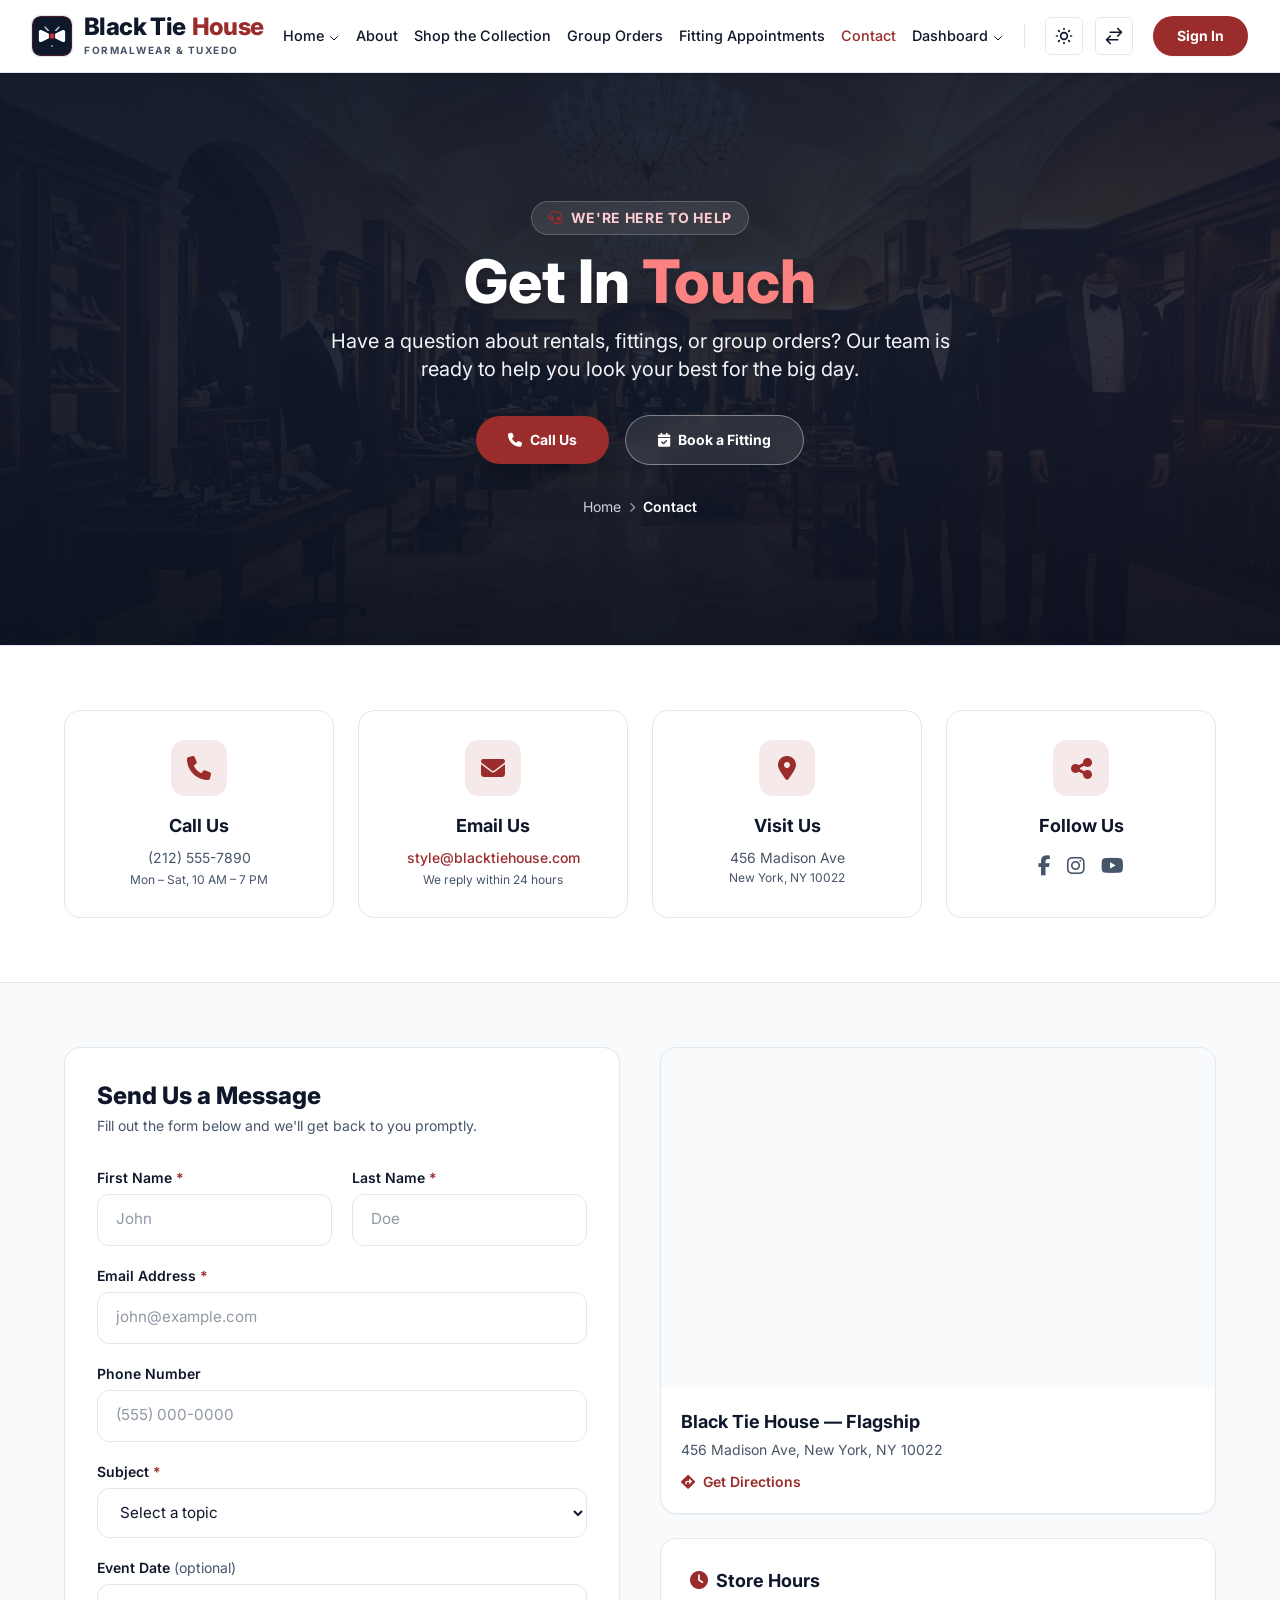
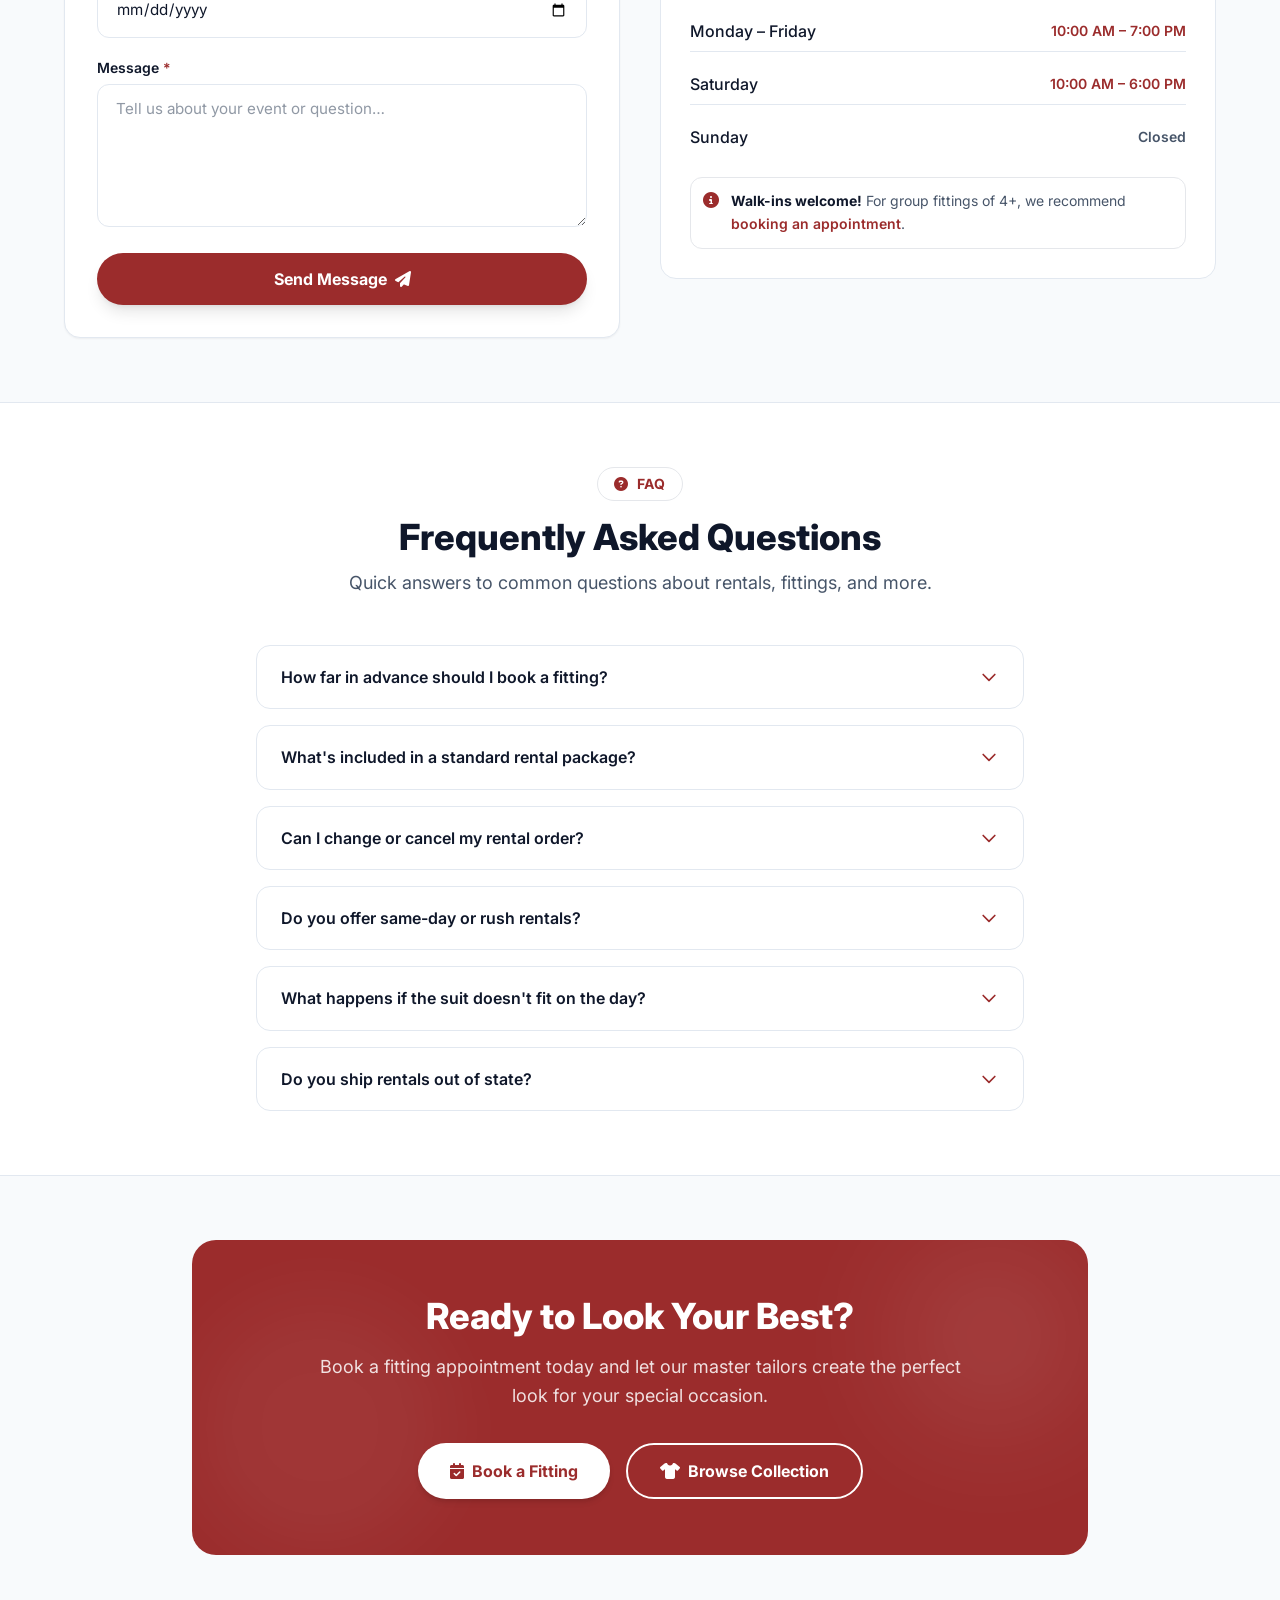
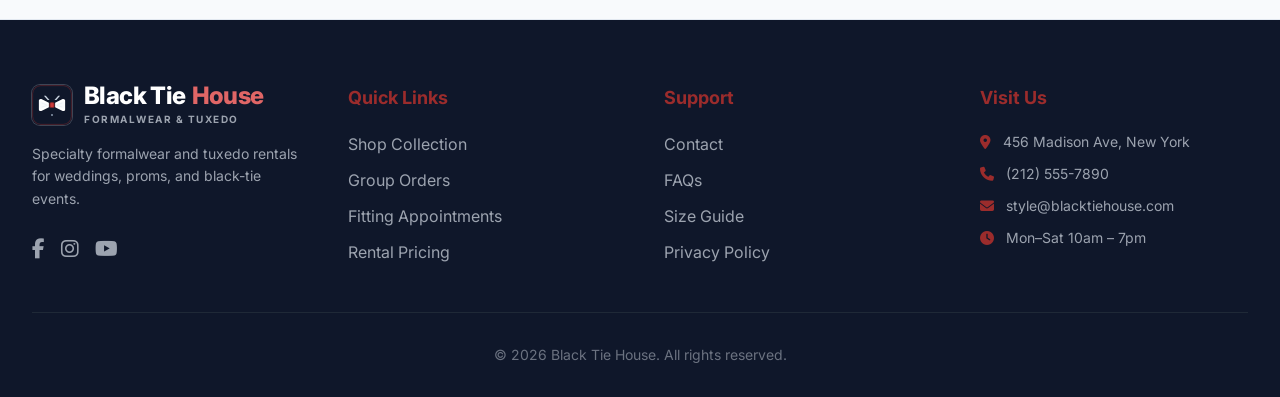
<file: contact.html>
<!DOCTYPE html>
<html lang="en" dir="ltr" data-theme="light">
<head>
    <meta charset="UTF-8">
    <meta name="viewport" content="width=device-width, initial-scale=1.0">
    <link rel="icon" type="image/svg+xml" href="assets/logo-icon.svg?v=2" />
    <link rel="preconnect" href="https://fonts.googleapis.com">
    <link rel="preconnect" href="https://fonts.gstatic.com" crossorigin>
    <link href="https://fonts.googleapis.com/css2?family=Inter:wght@300;400;500;600;700;800&display=swap" rel="stylesheet">
    <link rel="stylesheet" href="https://cdnjs.cloudflare.com/ajax/libs/font-awesome/6.5.2/css/all.min.css">
    <title>Contact Us · Black Tie House</title>

    <script src="tailwind.js"></script>
    <script>
        tailwind.config = {
            darkMode: ['class', '[data-theme="dark"]'],
            theme: {
                extend: {
                    colors: {
                        'primary-text': 'var(--color-primary-text)',
                        'secondary-text': 'var(--color-secondary-text)',
                        accent: 'var(--color-accent)',
                        'accent-light': 'var(--color-accent-light)',
                        'accent-dark': 'var(--color-accent-dark)',
                        border: 'var(--color-border)',
                        hover: 'var(--color-hover)',
                    },
                    fontFamily: {
                        sans: ['Inter', 'system-ui', '-apple-system', 'sans-serif'],
                    }
                }
            }
        }
    </script>
    <style>
        :root, html[data-theme='light'] {
            --color-background: #FFFFFF;
            --color-primary-text: #0F172A;
            --color-secondary-text: #475569;
            --color-accent: #9B2C2C;
            --color-accent-light: #C53030;
            --color-accent-dark: #742A2A;
            --color-border: #E2E8F0;
            --color-hover: #F8FAFC;
            --color-footer-bg: #0F172A;
            --color-footer-text: #FFFFFF;
            --header-bg: rgba(255, 255, 255, 0.85);
        }
        html[data-theme='dark'] {
            --color-background: #0F172A;
            --color-primary-text: #F8FAFC;
            --color-secondary-text: #94A3B8;
            --color-accent: #E53E3E;
            --color-accent-light: #FC8181;
            --color-accent-dark: #C53030;
            --color-border: #1E293B;
            --color-hover: #1E293B;
            --color-footer-bg: #030712;
            --color-footer-text: #FFFFFF;
            --header-bg: rgba(15, 23, 42, 0.85);
        }

        body {
            background-color: var(--color-background);
            color: var(--color-primary-text);
            font-family: 'Inter', system-ui, -apple-system, sans-serif;
            transition: background-color 0.3s ease, color 0.3s ease;
            overflow-x: hidden;
        }

        .contact-hero {
            position: relative;
            overflow: hidden;
            background-color: #0F172A;
            background-image:
                linear-gradient(180deg, rgba(15, 23, 42, 0.82) 0%, rgba(15, 23, 42, 0.70) 50%, rgba(11, 17, 32, 0.92) 100%),
                linear-gradient(135deg, rgba(15, 23, 42, 0.82) 0%, rgba(30, 41, 59, 0.60) 55%, rgba(116, 42, 42, 0.70) 130%),
                url('assets/hero_tuxedo_shop.jpg');
            background-size: cover;
            background-position: center 30%;
            background-repeat: no-repeat;
        }
        html[data-theme='dark'] .contact-hero {
            background-color: #0B1120;
            background-image:
                linear-gradient(180deg, rgba(11, 17, 32, 0.88) 0%, rgba(15, 23, 42, 0.76) 50%, rgba(11, 17, 32, 0.95) 100%),
                linear-gradient(135deg, rgba(11, 17, 32, 0.88) 0%, rgba(30, 41, 59, 0.70) 55%, rgba(116, 42, 42, 0.75) 130%),
                url('assets/hero_tuxedo_shop.jpg');
            background-size: cover;
            background-position: center 30%;
            background-repeat: no-repeat;
        }
        .contact-hero-mark {
            display: none;
        }

        ::-webkit-scrollbar { width: 10px; }
        ::-webkit-scrollbar-track { background: var(--color-background); }
        ::-webkit-scrollbar-thumb { background: var(--color-border); border-radius: 5px; }
        ::-webkit-scrollbar-thumb:hover { background: var(--color-accent); }

        .text-primary-text { color: var(--color-primary-text); }
        .text-secondary-text { color: var(--color-secondary-text); }
        .text-accent { color: var(--color-accent); }
        .bg-background { background-color: var(--color-background); }
        .bg-hover { background-color: var(--color-hover); }
        .bg-accent { background-color: var(--color-accent); }
        .border-border { border-color: var(--color-border); }
        .border-accent { border-color: var(--color-accent); }
        .hover\:text-accent:hover { color: var(--color-accent) !important; }

        #main-header {
            background-color: var(--header-bg);
            backdrop-filter: blur(12px);
            -webkit-backdrop-filter: blur(12px);
        }

        #main-footer {
            background-color: var(--color-footer-bg);
            color: var(--color-footer-text);
        }
        #main-footer .footer-heading { color: var(--color-accent) !important; }
        #main-footer .footer-link:hover { color: var(--color-accent); padding-left: 4px; transition: all 0.2s ease; }

        .nav-link {
            position: relative;
            transition: color 0.3s ease;
            padding-top: 0.25rem;
            padding-bottom: 0.25rem;
            font-weight: 500;
            font-size: 0.9rem;
        }
        .nav-link::after {
            content: '';
            position: absolute;
            left: 0; right: 0; bottom: 0;
            height: 2.5px;
            background-color: var(--color-accent);
            transform: scaleX(0);
            transition: transform 0.3s ease;
            border-radius: 4px;
        }
        .nav-link:hover:not(.active)::after { transform: scaleX(1); }
        .nav-link.active { color: var(--color-accent) !important; }

        .mobile-nav-link {
            color: var(--color-primary-text);
            position: relative;
            display: flex;
            align-items: center;
            justify-content: space-between;
            transition: all 0.2s ease;
        }
        .mobile-nav-link:hover { color: var(--color-accent); background-color: var(--color-hover); }
        .mobile-nav-link.active {
            color: var(--color-accent) !important;
            background-color: rgba(155, 44, 44, 0.08);
            font-weight: 700 !important;
            border-left: 3.5px solid var(--color-accent);
            padding-left: 0.85rem !important;
        }
        html[data-theme='dark'] .mobile-nav-link.active { background-color: rgba(229, 62, 62, 0.15); }
        html[dir='rtl'] .mobile-nav-link.active {
            border-left: none;
            border-right: 3.5px solid var(--color-accent);
            padding-left: 0.75rem !important;
            padding-right: 0.85rem !important;
        }
        .mobile-nav-sublink { transition: all 0.2s ease; }
        .mobile-nav-sublink:hover, .mobile-nav-sublink.active {
            color: var(--color-accent) !important;
            font-weight: 600 !important;
        }

        .dropdown-wrapper { position: relative; }
        .dropdown-menu {
            position: absolute;
            top: 100%;
            left: 0;
            background-color: var(--color-background);
            border: 1px solid var(--color-border);
            border-radius: 0.75rem;
            box-shadow: 0 12px 30px rgba(0, 0, 0, 0.15);
            min-width: 200px;
            z-index: 1000;
            opacity: 0;
            visibility: hidden;
            transform: translateY(8px);
            transition: opacity 0.25s ease, transform 0.25s ease, visibility 0.25s ease;
            padding: 0.4rem 0;
        }
        .dropdown-wrapper:hover .dropdown-menu {
            opacity: 1; visibility: visible; transform: translateY(0);
            display: block;
        }
        .dropdown-menu a {
            display: flex;
            align-items: center;
            padding: 0.6rem 1.2rem;
            color: var(--color-primary-text);
            text-decoration: none;
            font-size: 0.85rem;
            font-weight: 500;
            transition: all 0.2s ease;
            border-bottom: 1px solid var(--color-border);
        }
        .dropdown-menu a:last-child { border-bottom: none; }
        .dropdown-menu a:hover {
            background-color: var(--color-hover);
            color: var(--color-accent);
            padding-left: 1.5rem;
        }
        .dropdown-menu a.active { color: var(--color-accent); }
        .dropdown-menu a i { width: 20px; color: var(--color-accent); margin-right: 8px; }

        @media (max-width: 1024px) {
            .dropdown-menu { position: static; display: none; opacity: 1; visibility: visible; transform: none; box-shadow: none; }
            .dropdown-wrapper:hover .dropdown-menu { display: block; }
        }

        .btn-primary {
            background: var(--color-accent);
            color: white;
            transition: all 0.3s ease;
            cursor: pointer;
            display: inline-flex;
            align-items: center;
            justify-content: center;
        }
        .btn-primary:hover {
            background: var(--color-accent-dark);
            transform: translateY(-2px);
            box-shadow: 0 8px 24px rgba(155, 44, 44, 0.35);
        }
        .btn-primary:active { transform: translateY(0); }
        .btn-outline {
            background: transparent;
            color: var(--color-accent);
            border: 2px solid var(--color-accent);
            transition: all 0.3s ease;
            cursor: pointer;
            display: inline-flex;
            align-items: center;
            justify-content: center;
        }
        .btn-outline:hover {
            background: var(--color-accent);
            color: white;
            box-shadow: 0 4px 16px rgba(155, 44, 44, 0.25);
            transform: translateY(-2px);
        }
        .btn-outline:active { transform: translateY(0); }
        html[data-theme='dark'] .btn-outline:hover { background: var(--color-accent); color: #fff; }

        .feature-card {
            background: var(--color-background);
            border: 1px solid var(--color-border);
            border-radius: 16px;
            padding: 1.8rem;
            transition: all 0.3s ease;
        }
        .feature-card:hover {
            transform: translateY(-4px);
            box-shadow: 0 16px 32px rgba(155, 44, 44, 0.12);
            border-color: var(--color-accent);
        }
        .feature-card .icon-circle {
            width: 56px;
            height: 56px;
            border-radius: 14px;
            background: rgba(155, 44, 44, 0.1);
            display: flex;
            align-items: center;
            justify-content: center;
            font-size: 1.5rem;
            color: var(--color-accent);
            transition: transform 0.3s ease;
        }
        .feature-card:hover .icon-circle { transform: scale(1.1); }
        html[data-theme='dark'] .feature-card .icon-circle { background: rgba(229, 62, 62, 0.2); }

        /* Contact-specific styles */
        .contact-input {
            width: 100%;
            padding: 0.85rem 1.1rem;
            background: var(--color-background);
            border: 1.5px solid var(--color-border);
            border-radius: 12px;
            color: var(--color-primary-text);
            font-size: 0.95rem;
            transition: all 0.25s ease;
            outline: none;
        }
        .contact-input:focus {
            border-color: var(--color-accent);
            box-shadow: 0 0 0 3px rgba(155, 44, 44, 0.1);
        }
        .contact-input::placeholder { color: var(--color-secondary-text); opacity: 0.6; }
        html[data-theme='dark'] .contact-input { background: #1E293B; }
        .contact-input[type="date"]::-webkit-calendar-picker-indicator { cursor: pointer; }
        html[data-theme='dark'] .contact-input[type="date"]::-webkit-calendar-picker-indicator {
            filter: invert(1) brightness(1.2);
            opacity: 0.9;
        }

        .faq-item {
            background: var(--color-background);
            border: 1px solid var(--color-border);
            border-radius: 14px;
            overflow: hidden;
            transition: all 0.3s ease;
        }
        .faq-item:hover { border-color: var(--color-accent); }
        .faq-toggle {
            width: 100%;
            padding: 1.2rem 1.5rem;
            display: flex;
            align-items: center;
            justify-content: space-between;
            background: transparent;
            border: none;
            cursor: pointer;
            text-align: left;
            color: var(--color-primary-text);
            font-weight: 600;
            font-size: 1rem;
            transition: color 0.2s ease;
        }
        .faq-toggle:hover { color: var(--color-accent); }
        .faq-answer {
            max-height: 0;
            overflow: hidden;
            transition: max-height 0.35s ease, padding 0.35s ease;
            padding: 0 1.5rem;
            color: var(--color-secondary-text);
            line-height: 1.7;
            font-size: 0.95rem;
        }
        .faq-item.open .faq-answer {
            max-height: 300px;
            padding: 0 1.5rem 1.2rem;
        }
        .faq-item.open .faq-chevron { transform: rotate(180deg); }
    </style>
</head>
<body class="antialiased flex flex-col min-h-screen">

    <!-- ======== HEADER / NAVIGATION ======== -->
    <header class="sticky top-0 z-50 transition-colors duration-300 shadow-md border-b border-border bg-background" id="main-header">
        <nav class="container mx-auto px-4 sm:px-6 lg:px-8 py-3 flex items-center justify-between h-[72px]">
            <a href="index.html" class="flex items-center gap-3 group shrink-0 transition-transform duration-200 hover:scale-[1.02]">
                <img src="assets/logo-icon.svg" alt="Black Tie House" class="w-10 h-10 rounded-lg shadow-sm shrink-0 object-contain ring-1 ring-border dark:ring-white/15 transition-transform duration-300 group-hover:scale-105">
                <div class="flex flex-col">
                    <div class="flex items-baseline">
                        <span class="text-2xl font-extrabold tracking-tight text-primary-text leading-none font-sans">Black Tie</span>
                        <span class="text-2xl font-extrabold tracking-tight text-accent leading-none font-sans ml-1.5">House</span>
                    </div>
                    <span class="text-[10px] font-bold tracking-[0.15em] text-secondary-text uppercase mt-1">Formalwear &amp; Tuxedo</span>
                </div>
            </a>

            <!-- Desktop Nav -->
            <div class="hidden xl:flex items-center space-x-5">
                <div class="flex space-x-4 rtl:space-x-reverse rtl:ml-6 text-primary-text font-medium">
                    <!-- Home Dropdown -->
                    <div class="dropdown-wrapper">
                        <button class="nav-link home-nav-link flex items-center">
                            Home <svg class="w-3 h-3 ml-1 relative top-[2px] transition-transform duration-200 text-primary-text" fill="none" stroke="currentColor" viewBox="0 0 24 24"><path stroke-linecap="round" stroke-linejoin="round" stroke-width="2" d="M19 9l-7 7-7-7"></path></svg>
                        </button>
                        <div class="dropdown-menu">
                            <a href="index.html">Home 1</a>
                            <a href="home2.html">Home 2</a>
                        </div>
                    </div>
                    
                    <a href="about.html" class="nav-link">About</a>
                    <a href="shop.html" class="nav-link">Shop the Collection</a>
                    <a href="group-orders.html" class="nav-link">Group Orders</a>
                    <a href="appointments.html" class="nav-link">Fitting Appointments</a>
                    <a href="contact.html" class="nav-link">Contact</a>
                    
                    <!-- Dashboard Dropdown -->
                    <div class="dropdown-wrapper">
                        <button class="nav-link flex items-center">
                            Dashboard <svg class="w-3 h-3 ml-1 relative top-[2px] transition-transform duration-200 text-primary-text" fill="none" stroke="currentColor" viewBox="0 0 24 24"><path stroke-linecap="round" stroke-linejoin="round" stroke-width="2" d="M19 9l-7 7-7-7"></path></svg>
                        </button>
                        <div class="dropdown-menu">
                            <a href="client.html">Client</a>
                            <a href="admin.html">Admin</a>
                        </div>
                    </div>
                </div>

                <div class="w-px h-6 bg-border mx-2"></div>

                <div class="flex items-center gap-3">
                    <button id="theme-toggle" class="text-primary-text hover:text-accent p-2 rounded-md border border-border transition duration-200">
                        <svg class="w-5 h-5 light-icon" fill="none" stroke="currentColor" viewBox="0 0 24 24"><path stroke-linecap="round" stroke-linejoin="round" stroke-width="2" d="M12 3v1m0 16v1m9-9h-1M4 12H3m15.364 6.364l-.707-.707M6.343 6.343l-.707-.707m12.728 0l-.707.707M6.343 17.657l-.707.707M16 12a4 4 0 11-8 0 4 4 0 018 0z"></path></svg>
                        <svg class="w-5 h-5 dark-icon hidden" fill="none" stroke="currentColor" viewBox="0 0 24 24"><path stroke-linecap="round" stroke-linejoin="round" stroke-width="2" d="M20.354 15.354A9 9 0 018.646 3.646 9.003 9.003 0 0012 21a9.003 9.003 0 008.354-5.646z"></path></svg>
                    </button>
                    <button id="rtl-toggle" class="text-primary-text hover:text-accent p-2 rounded-md border border-border transition duration-200">
                        <svg class="w-5 h-5" fill="none" stroke="currentColor" viewBox="0 0 24 24"><path stroke-linecap="round" stroke-linejoin="round" stroke-width="2" d="M7.5 21 3 16.5m0 0L7.5 12M3 16.5h13.5m0-13.5L21 7.5m0 0L16.5 12M21 7.5H7.5" /></svg>
                    </button>

                    <div class="flex items-center gap-2 ml-2">
                        <a href="login.html" class="btn-primary px-6 py-2.5 rounded-full font-bold text-sm shadow-sm hover:shadow-lg transition-all duration-200">Sign In</a>
                    </div>
                </div>
            </div>

            <div class="xl:hidden flex items-center">
                <button id="mobile-menu-open" class="text-primary-text hover:text-accent p-1.5 rounded-full">
                    <svg class="w-7 h-7" fill="none" stroke="currentColor" viewBox="0 0 24 24"><path stroke-linecap="round" stroke-linejoin="round" stroke-width="2" d="M4 6h16M4 12h16M4 18h16" /></svg>
                </button>
            </div>
        </nav>
    </header>

    <!-- ======== MAIN CONTENT ======== -->
    <main class="flex-grow">

        <!-- ======== HERO / BREADCRUMB ======== -->
        <section class="contact-hero border-b border-border py-24 sm:py-28 lg:py-32 relative overflow-hidden">
            <div class="absolute top-0 right-0 w-80 h-80 bg-accent/20 rounded-full blur-3xl pointer-events-none"></div>
            <div class="absolute bottom-0 left-0 w-80 h-80 bg-accent/20 rounded-full blur-3xl pointer-events-none"></div>
            <div class="container mx-auto px-4 sm:px-6 lg:px-8 relative z-10 text-center">
                <div class="inline-flex items-center gap-2 px-4 py-1.5 rounded-full bg-white/10 border border-white/20 text-xs sm:text-sm font-bold text-rose-200 mb-4 uppercase tracking-wider backdrop-blur-md shadow-sm">
                    <i class="fa-solid fa-headset text-accent"></i> We're Here to Help
                </div>
                <h1 class="text-4xl md:text-5xl lg:text-6xl font-extrabold text-white leading-tight drop-shadow-md">
                    Get In <span class="text-accent" style="color: #FC8181;">Touch</span>
                </h1>
                <p class="text-base sm:text-lg lg:text-xl text-slate-100 max-w-2xl mx-auto mt-4 leading-relaxed font-normal drop-shadow">
                    Have a question about rentals, fittings, or group orders? Our team is ready to help you look your best for the big day.
                </p>
                <div class="flex flex-col sm:flex-row items-center justify-center gap-4 mt-8">
                    <a href="tel:+12125557890" class="btn-primary px-8 py-3.5 rounded-full font-bold text-sm inline-flex items-center gap-2 shadow-xl shadow-accent/30 hover:scale-105 transition-all">
                        <i class="fa-solid fa-phone"></i> Call Us
                    </a>
                    <a href="appointments.html" class="px-8 py-3.5 rounded-full font-bold text-sm inline-flex items-center gap-2 border border-white/40 text-white bg-white/10 hover:bg-white hover:text-gray-900 backdrop-blur-md transition-all shadow-sm hover:scale-105">
                        <i class="fa-solid fa-calendar-check"></i> Book a Fitting
                    </a>
                </div>
                <nav class="mt-8 flex items-center justify-center gap-2 text-sm text-slate-300">
                    <a href="index.html" class="hover:text-white transition">Home</a>
                    <i class="fa-solid fa-chevron-right text-[10px] text-slate-400"></i>
                    <span class="text-white font-semibold">Contact</span>
                </nav>
            </div>
        </section>

        <!-- ======== CONTACT INFO CARDS ======== -->
        <section class="container mx-auto px-4 sm:px-6 lg:px-8 py-16">
            <div class="grid sm:grid-cols-2 lg:grid-cols-4 gap-6 max-w-6xl mx-auto">
                <!-- Phone -->
                <div class="feature-card text-center flex flex-col items-center">
                    <div class="icon-circle mb-4"><i class="fa-solid fa-phone"></i></div>
                    <h3 class="text-lg font-bold text-primary-text">Call Us</h3>
                    <p class="text-secondary-text mt-2 text-sm">(212) 555-7890</p>
                    <p class="text-secondary-text text-xs mt-1">Mon – Sat, 10 AM – 7 PM</p>
                </div>
                <!-- Email -->
                <div class="feature-card text-center flex flex-col items-center">
                    <div class="icon-circle mb-4"><i class="fa-solid fa-envelope"></i></div>
                    <h3 class="text-lg font-bold text-primary-text">Email Us</h3>
                    <a href="mailto:style@blacktiehouse.com" class="text-accent mt-2 text-sm font-medium hover:underline">style@blacktiehouse.com</a>
                    <p class="text-secondary-text text-xs mt-1">We reply within 24 hours</p>
                </div>
                <!-- Location -->
                <div class="feature-card text-center flex flex-col items-center">
                    <div class="icon-circle mb-4"><i class="fa-solid fa-location-dot"></i></div>
                    <h3 class="text-lg font-bold text-primary-text">Visit Us</h3>
                    <p class="text-secondary-text mt-2 text-sm">456 Madison Ave</p>
                    <p class="text-secondary-text text-xs mt-0.5">New York, NY 10022</p>
                </div>
                <!-- Social -->
                <div class="feature-card text-center flex flex-col items-center">
                    <div class="icon-circle mb-4"><i class="fa-solid fa-share-nodes"></i></div>
                    <h3 class="text-lg font-bold text-primary-text">Follow Us</h3>
                    <div class="flex gap-4 mt-3">
                        <a href="#" class="text-secondary-text hover:text-accent transition text-xl"><i class="fab fa-facebook-f"></i></a>
                        <a href="#" class="text-secondary-text hover:text-accent transition text-xl"><i class="fab fa-instagram"></i></a>
                        <a href="#" class="text-secondary-text hover:text-accent transition text-xl"><i class="fab fa-youtube"></i></a>
                    </div>
                </div>
            </div>
        </section>

        <!-- ======== CONTACT FORM + MAP ======== -->
        <section class="bg-hover border-y border-border py-16">
            <div class="container mx-auto px-4 sm:px-6 lg:px-8">
                <div class="grid lg:grid-cols-2 gap-10 max-w-6xl mx-auto items-start">
                    
                    <!-- Contact Form -->
                    <div class="bg-background border border-border rounded-2xl p-8 shadow-sm">
                        <h2 class="text-2xl font-extrabold text-primary-text mb-1">Send Us a Message</h2>
                        <p class="text-secondary-text text-sm mb-8">Fill out the form below and we'll get back to you promptly.</p>
                        
                        <form id="contact-form" class="space-y-5">
                            <div class="grid sm:grid-cols-2 gap-5">
                                <div>
                                    <label class="block text-sm font-semibold text-primary-text mb-1.5">First Name <span class="text-accent">*</span></label>
                                    <input type="text" class="contact-input" placeholder="John" required>
                                </div>
                                <div>
                                    <label class="block text-sm font-semibold text-primary-text mb-1.5">Last Name <span class="text-accent">*</span></label>
                                    <input type="text" class="contact-input" placeholder="Doe" required>
                                </div>
                            </div>
                            <div>
                                <label class="block text-sm font-semibold text-primary-text mb-1.5">Email Address <span class="text-accent">*</span></label>
                                <input type="email" class="contact-input" placeholder="john@example.com" required>
                            </div>
                            <div>
                                <label class="block text-sm font-semibold text-primary-text mb-1.5">Phone Number</label>
                                <input type="tel" class="contact-input" placeholder="(555) 000-0000">
                            </div>
                            <div>
                                <label class="block text-sm font-semibold text-primary-text mb-1.5">Subject <span class="text-accent">*</span></label>
                                <select class="contact-input" required>
                                    <option value="" disabled selected>Select a topic</option>
                                    <option value="rental">Rental Inquiry</option>
                                    <option value="fitting">Fitting Appointment</option>
                                    <option value="group">Group / Wedding Order</option>
                                    <option value="pricing">Pricing Question</option>
                                    <option value="return">Returns &amp; Exchanges</option>
                                    <option value="other">Other</option>
                                </select>
                            </div>
                            <div>
                                <label class="block text-sm font-semibold text-primary-text mb-1.5">Event Date <span class="text-secondary-text font-normal">(optional)</span></label>
                                <input type="date" class="contact-input">
                            </div>
                            <div>
                                <label class="block text-sm font-semibold text-primary-text mb-1.5">Message <span class="text-accent">*</span></label>
                                <textarea class="contact-input" rows="5" placeholder="Tell us about your event or question…" required></textarea>
                            </div>
                            <button type="submit" class="btn-primary w-full py-3.5 rounded-full font-bold text-base shadow-lg shadow-accent/20">
                                Send Message <i class="fa-solid fa-paper-plane ml-2"></i>
                            </button>
                        </form>

                        <!-- Success Message (hidden by default) -->
                        <div id="form-success" class="hidden mt-6 p-5 rounded-xl bg-green-50 border border-green-200 text-center">
                            <i class="fa-solid fa-circle-check text-green-600 text-3xl mb-2"></i>
                            <h3 class="font-bold text-green-800 text-lg">Message Sent!</h3>
                            <p class="text-green-700 text-sm mt-1">Thank you for reaching out. We'll respond within 24 hours.</p>
                        </div>
                    </div>

                    <!-- Map + Store Hours -->
                    <div class="space-y-6">
                        <!-- Map -->
                        <div class="bg-background border border-border rounded-2xl overflow-hidden shadow-sm">
                            <div class="relative w-full h-[300px] lg:h-[340px] bg-hover flex items-center justify-center">
                                <iframe 
                                    src="https://www.google.com/maps/embed?pb=!1m18!1m12!1m3!1d3022.1838254438656!2d-73.97507708459481!3d40.76170797932663!2m3!1f0!2f0!3f0!3m2!1i1024!2i768!4f13.1!3m3!1m2!1s0x89c258fda88cefb5%3A0x4b8e1d3e21fbb69e!2s456%20Madison%20Ave%2C%20New%20York%2C%20NY%2010022!5e0!3m2!1sen!2sus!4v1700000000000"
                                    width="100%" height="100%" style="border:0;" allowfullscreen="" loading="lazy" referrerpolicy="no-referrer-when-downgrade"
                                    class="absolute inset-0 w-full h-full"
                                ></iframe>
                            </div>
                            <div class="p-5">
                                <h3 class="font-bold text-primary-text text-lg">Black Tie House — Flagship</h3>
                                <p class="text-secondary-text text-sm mt-1">456 Madison Ave, New York, NY 10022</p>
                                <a href="https://maps.google.com/?q=456+Madison+Ave+New+York+NY+10022" target="_blank" class="inline-flex items-center gap-2 text-accent font-semibold text-sm mt-3 hover:underline">
                                    <i class="fa-solid fa-diamond-turn-right"></i> Get Directions
                                </a>
                            </div>
                        </div>

                        <!-- Store Hours -->
                        <div class="feature-card !rounded-2xl">
                            <h3 class="font-bold text-primary-text text-lg mb-4 flex items-center gap-2">
                                <i class="fa-solid fa-clock text-accent"></i> Store Hours
                            </h3>
                            <div class="space-y-3">
                                <div class="flex justify-between items-center py-2 border-b border-border">
                                    <span class="text-primary-text font-medium">Monday – Friday</span>
                                    <span class="text-accent font-semibold text-sm">10:00 AM – 7:00 PM</span>
                                </div>
                                <div class="flex justify-between items-center py-2 border-b border-border">
                                    <span class="text-primary-text font-medium">Saturday</span>
                                    <span class="text-accent font-semibold text-sm">10:00 AM – 6:00 PM</span>
                                </div>
                                <div class="flex justify-between items-center py-2">
                                    <span class="text-primary-text font-medium">Sunday</span>
                                    <span class="text-secondary-text font-semibold text-sm">Closed</span>
                                </div>
                            </div>
                            <div class="mt-5 p-3 rounded-xl bg-accent/10 border border-accent/20 flex items-start gap-3">
                                <i class="fa-solid fa-info-circle text-accent mt-0.5"></i>
                                <p class="text-sm text-secondary-text leading-relaxed">
                                    <strong class="text-primary-text">Walk-ins welcome!</strong> For group fittings of 4+, we recommend
                                    <a href="appointments.html" class="text-accent font-semibold hover:underline">booking an appointment</a>.
                                </p>
                            </div>
                        </div>
                    </div>
                </div>
            </div>
        </section>

        <!-- ======== FAQ SECTION ======== -->
        <section id="faq" class="container mx-auto px-4 sm:px-6 lg:px-8 py-16">
            <div class="text-center max-w-2xl mx-auto mb-12">
                <div class="inline-flex items-center gap-2 px-4 py-1.5 rounded-full bg-accent/10 border border-accent/20 text-sm font-bold text-accent mb-4 uppercase tracking-wider">
                    <i class="fa-solid fa-circle-question"></i> FAQ
                </div>
                <h2 class="text-3xl lg:text-4xl font-extrabold text-primary-text">Frequently Asked Questions</h2>
                <p class="text-secondary-text text-lg mt-3">Quick answers to common questions about rentals, fittings, and more.</p>
            </div>
            <div class="max-w-3xl mx-auto space-y-4" id="faq-list">
                <div class="faq-item">
                    <button class="faq-toggle">
                        <span>How far in advance should I book a fitting?</span>
                        <svg class="w-5 h-5 text-accent transition-transform duration-300 shrink-0 faq-chevron" fill="none" stroke="currentColor" viewBox="0 0 24 24"><path stroke-linecap="round" stroke-linejoin="round" stroke-width="2" d="M19 9l-7 7-7-7"></path></svg>
                    </button>
                    <div class="faq-answer">
                        We recommend booking at least 2–4 weeks before your event for individual fittings, and 6–8 weeks for group or wedding orders. This ensures enough time for alterations and any special requests.
                    </div>
                </div>
                <div class="faq-item">
                    <button class="faq-toggle">
                        <span>What's included in a standard rental package?</span>
                        <svg class="w-5 h-5 text-accent transition-transform duration-300 shrink-0 faq-chevron" fill="none" stroke="currentColor" viewBox="0 0 24 24"><path stroke-linecap="round" stroke-linejoin="round" stroke-width="2" d="M19 9l-7 7-7-7"></path></svg>
                    </button>
                    <div class="faq-answer">
                        Our Essential package starts at $129 and includes a suit or tuxedo, shirt, tie, and basic alterations. The Premium package ($199) adds a pocket square, shoe rental, and premium alterations. Group packages start at $159/person for 6+ members.
                    </div>
                </div>
                <div class="faq-item">
                    <button class="faq-toggle">
                        <span>Can I change or cancel my rental order?</span>
                        <svg class="w-5 h-5 text-accent transition-transform duration-300 shrink-0 faq-chevron" fill="none" stroke="currentColor" viewBox="0 0 24 24"><path stroke-linecap="round" stroke-linejoin="round" stroke-width="2" d="M19 9l-7 7-7-7"></path></svg>
                    </button>
                    <div class="faq-answer">
                        Yes! Free modifications and cancellations are available up to 7 days before your event. Changes within the 7-day window may incur a small fee. Contact us immediately if your plans change and we'll do our best to accommodate.
                    </div>
                </div>
                <div class="faq-item">
                    <button class="faq-toggle">
                        <span>Do you offer same-day or rush rentals?</span>
                        <svg class="w-5 h-5 text-accent transition-transform duration-300 shrink-0 faq-chevron" fill="none" stroke="currentColor" viewBox="0 0 24 24"><path stroke-linecap="round" stroke-linejoin="round" stroke-width="2" d="M19 9l-7 7-7-7"></path></svg>
                    </button>
                    <div class="faq-answer">
                        We do offer rush services depending on availability. Same-day rentals are possible for in-stock sizes with a rush fee. Please call us directly at (212) 555-7890 for the fastest assistance.
                    </div>
                </div>
                <div class="faq-item">
                    <button class="faq-toggle">
                        <span>What happens if the suit doesn't fit on the day?</span>
                        <svg class="w-5 h-5 text-accent transition-transform duration-300 shrink-0 faq-chevron" fill="none" stroke="currentColor" viewBox="0 0 24 24"><path stroke-linecap="round" stroke-linejoin="round" stroke-width="2" d="M19 9l-7 7-7-7"></path></svg>
                    </button>
                    <div class="faq-answer">
                        We schedule a pickup day 1–2 days before the event with a final try-on. If anything needs adjusting, our on-site tailors handle same-day alterations at no extra charge. Your satisfaction is our guarantee.
                    </div>
                </div>
                <div class="faq-item">
                    <button class="faq-toggle">
                        <span>Do you ship rentals out of state?</span>
                        <svg class="w-5 h-5 text-accent transition-transform duration-300 shrink-0 faq-chevron" fill="none" stroke="currentColor" viewBox="0 0 24 24"><path stroke-linecap="round" stroke-linejoin="round" stroke-width="2" d="M19 9l-7 7-7-7"></path></svg>
                    </button>
                    <div class="faq-answer">
                        Yes, we ship nationwide! For out-of-state group orders, members can submit their measurements online. We ship the fitted ensemble to your address with a prepaid return label included. Standard shipping is 5–7 business days.
                    </div>
                </div>
            </div>
        </section>

        <!-- ======== CTA BANNER ======== -->
        <section class="bg-hover border-y border-border py-16">
            <div class="container mx-auto px-4 sm:px-6 lg:px-8">
                <div class="max-w-4xl mx-auto bg-accent rounded-3xl p-10 md:p-14 text-center text-white relative overflow-hidden">
                    <div class="absolute top-0 right-0 w-48 h-48 bg-white/10 rounded-full blur-3xl"></div>
                    <div class="absolute bottom-0 left-0 w-64 h-64 bg-white/5 rounded-full blur-2xl"></div>
                    <div class="relative z-10">
                        <h2 class="text-3xl md:text-4xl font-extrabold mb-4">Ready to Look Your Best?</h2>
                        <p class="text-white/85 text-lg max-w-2xl mx-auto leading-relaxed">Book a fitting appointment today and let our master tailors create the perfect look for your special occasion.</p>
                        <div class="flex flex-col sm:flex-row gap-4 justify-center mt-8">
                            <a href="appointments.html" class="bg-white text-accent px-8 py-3.5 rounded-full font-bold text-base hover:bg-gray-100 transition shadow-md inline-flex items-center justify-center">
                                <i class="fa-solid fa-calendar-check mr-2"></i> Book a Fitting
                            </a>
                            <a href="shop.html" class="border-2 border-white text-white px-8 py-3.5 rounded-full font-bold text-base hover:bg-white/10 transition inline-flex items-center justify-center">
                                <i class="fa-solid fa-shirt mr-2"></i> Browse Collection
                            </a>
                        </div>
                    </div>
                </div>
            </div>
        </section>

    </main>

    <!-- ======== MOBILE DRAWER ======== -->
    <div id="mobile-menu-drawer" class="fixed inset-0 z-50 pointer-events-none transition-all duration-300">
        <div id="drawer-backdrop" class="absolute inset-0 bg-black opacity-0 transition-opacity duration-300 pointer-events-none"></div>
        <div id="drawer-content" class="absolute top-0 left-0 right-0 bg-background rounded-b-2xl shadow-2xl p-6 xl:hidden max-h-[85vh] overflow-y-auto transform translate-y-[-100%] transition-transform duration-300 ease-out">
            <div class="flex justify-between items-center pb-4 border-b border-border">
                <a href="index.html" class="flex items-center gap-3 group shrink-0">
                    <img src="assets/logo-icon.svg" alt="Black Tie House" class="w-10 h-10 rounded-lg shadow-sm shrink-0 object-contain ring-1 ring-border dark:ring-white/15">
                    <div class="flex flex-col">
                        <div class="flex items-baseline">
                            <span class="text-xl font-extrabold tracking-tight text-primary-text leading-none font-sans">Black Tie</span>
                        <span class="text-xl font-extrabold tracking-tight text-accent leading-none font-sans ml-1.5">House</span>
                        </div>
                        <span class="text-[9px] font-bold tracking-[0.15em] text-secondary-text uppercase mt-0.5">Formalwear &amp; Tuxedo</span>
                    </div>
                </a>
                <button id="mobile-menu-close" class="text-primary-text hover:text-accent"><svg class="w-6 h-6" fill="none" stroke="currentColor" viewBox="0 0 24 24"><path stroke-linecap="round" stroke-linejoin="round" stroke-width="2" d="M6 18L18 6M6 6l12 12"></path></svg></button>
            </div>
            <nav class="flex flex-col space-y-1.5 py-4">
                <div>
                    <button class="mobile-nav-link block font-semibold text-lg py-2.5 px-3 rounded-xl w-full text-left flex justify-between items-center" id="mobile-home-toggle">
                        <span>Home</span>
                        <svg class="w-4 h-4 transform transition-transform duration-200 text-primary-text" id="home-icon" fill="none" stroke="currentColor" viewBox="0 0 24 24"><path stroke-linecap="round" stroke-linejoin="round" stroke-width="2" d="M19 9l-7 7-7-7"></path></svg>
                    </button>
                    <div id="mobile-home-menu" class="hidden pl-4 flex flex-col space-y-1 mt-1 border-l-2 border-border">
                        <a href="index.html" class="mobile-nav-sublink block text-secondary-text hover:text-accent text-base py-1.5 px-2 rounded-lg">Home 1</a>
                        <a href="home2.html" class="mobile-nav-sublink block text-secondary-text hover:text-accent text-base py-1.5 px-2 rounded-lg">Home 2</a>
                    </div>
                </div>
                <a href="about.html" class="mobile-nav-link block font-semibold text-lg py-2.5 px-3 rounded-xl">About</a>
                <a href="shop.html" class="mobile-nav-link block font-semibold text-lg py-2.5 px-3 rounded-xl">Shop the Collection</a>
                <a href="group-orders.html" class="mobile-nav-link block font-semibold text-lg py-2.5 px-3 rounded-xl">Group Orders</a>
                <a href="appointments.html" class="mobile-nav-link block font-semibold text-lg py-2.5 px-3 rounded-xl">Fitting Appointments</a>
                <a href="contact.html" class="mobile-nav-link block font-semibold text-lg py-2.5 px-3 rounded-xl">Contact</a>
                <div>
                    <button class="mobile-nav-link block font-semibold text-lg py-2.5 px-3 rounded-xl w-full text-left flex justify-between items-center" id="mobile-dash-toggle">
                        <span>Dashboard</span>
                        <svg class="w-4 h-4 transform transition-transform duration-200 text-primary-text" id="dash-icon" fill="none" stroke="currentColor" viewBox="0 0 24 24"><path stroke-linecap="round" stroke-linejoin="round" stroke-width="2" d="M19 9l-7 7-7-7"></path></svg>
                    </button>
                    <div id="mobile-dash-menu" class="hidden pl-4 flex flex-col space-y-1 mt-1 border-l-2 border-border">
                        <a href="client.html" class="mobile-nav-sublink block text-secondary-text hover:text-accent text-base py-1.5 px-2 rounded-lg">Client</a>
                        <a href="admin.html" class="mobile-nav-sublink block text-secondary-text hover:text-accent text-base py-1.5 px-2 rounded-lg">Admin</a>
                    </div>
                </div>
            </nav>
            <div class="pt-4 border-t border-border mt-2 flex justify-around items-center">
                <button id="drawer-rtl-toggle" class="flex flex-col items-center"><svg class="w-6 h-6" fill="none" stroke="currentColor" viewBox="0 0 24 24"><path stroke-linecap="round" stroke-linejoin="round" stroke-width="2" d="M7.5 21 3 16.5m0 0L7.5 12M3 16.5h13.5m0-13.5L21 7.5m0 0L16.5 12M21 7.5H7.5" /></svg><span class="text-xs mt-1 text-secondary-text">RTL</span></button>
                <button id="drawer-theme-toggle" class="flex flex-col items-center">
                    <svg class="w-6 h-6 light-icon" fill="none" stroke="currentColor" viewBox="0 0 24 24"><path stroke-linecap="round" stroke-linejoin="round" stroke-width="2" d="M12 3v1m0 16v1m9-9h-1M4 12H3m15.364 6.364l-.707-.707M6.343 6.343l-.707-.707m12.728 0l-.707.707M6.343 17.657l-.707.707M16 12a4 4 0 11-8 0 4 4 0 018 0z"/></svg>
                    <svg class="w-6 h-6 dark-icon hidden" fill="none" stroke="currentColor" viewBox="0 0 24 24"><path stroke-linecap="round" stroke-linejoin="round" stroke-width="2" d="M20.354 15.354A9 9 0 018.646 3.646 9.003 9.003 0 0012 21a9.003 9.003 0 008.354-5.646z"/></svg>
                    <span class="text-xs mt-1 text-secondary-text">Theme</span>
                </button>
            </div>
            <div class="flex mt-5 w-full">
                <a href="login.html" class="w-full btn-primary text-center py-3 rounded-full font-bold text-sm shadow-sm">Sign In</a>
            </div>
        </div>
    </div>

    <!-- ======== FOOTER ======== -->
    <footer id="main-footer" class="pt-16 transition-colors duration-300">
        <div class="container mx-auto px-4 sm:px-6 lg:px-8">
            <div class="grid grid-cols-1 sm:grid-cols-2 lg:grid-cols-4 gap-12 pb-12 border-b border-gray-800 text-center sm:text-left">
                <div class="flex flex-col items-center sm:items-start">
                    <a href="index.html" class="flex items-center justify-center sm:justify-start gap-3 group shrink-0 transition-transform duration-200 hover:scale-[1.02]">
                        <img src="assets/logo-icon.svg" alt="Black Tie House" class="w-10 h-10 rounded-lg shadow-sm shrink-0 object-contain ring-1 ring-white/20 transition-transform duration-300 group-hover:scale-105">
                        <div class="flex flex-col text-left">
                            <div class="flex items-baseline">
                                <span class="text-2xl font-extrabold tracking-tight text-white leading-none font-sans">Black Tie</span>
                        <span class="text-2xl font-extrabold tracking-tight text-[#E06666] leading-none font-sans ml-1.5">House</span>
                            </div>
                            <span class="text-[10px] font-bold tracking-[0.15em] text-gray-400 uppercase mt-1">Formalwear &amp; Tuxedo</span>
                        </div>
                    </a>
                    <p class="text-gray-400 text-sm mt-4 leading-relaxed max-w-sm sm:max-w-none">Specialty formalwear and tuxedo rentals for weddings, proms, and black-tie events.</p>
                    <div class="flex justify-center sm:justify-start gap-4 mt-6">
                        <a href="#" class="text-gray-400 hover:text-accent transition text-xl"><i class="fab fa-facebook-f"></i></a>
                        <a href="#" class="text-gray-400 hover:text-accent transition text-xl"><i class="fab fa-instagram"></i></a>
                        <a href="#" class="text-gray-400 hover:text-accent transition text-xl"><i class="fab fa-youtube"></i></a>
                    </div>
                </div>
                <div>
                    <h4 class="footer-heading font-bold text-lg mb-5">Quick Links</h4>
                    <ul class="space-y-3">
                        <li><a href="shop.html" class="footer-link text-gray-400 hover:text-accent transition">Shop Collection</a></li>
                        <li><a href="group-orders.html" class="footer-link text-gray-400 hover:text-accent transition">Group Orders</a></li>
                        <li><a href="appointments.html" class="footer-link text-gray-400 hover:text-accent transition">Fitting Appointments</a></li>
                        <li><a href="pricing.html" class="footer-link text-gray-400 hover:text-accent transition">Rental Pricing</a></li>
                    </ul>
                </div>
                <div>
                    <h4 class="footer-heading font-bold text-lg mb-5">Support</h4>
                    <ul class="space-y-3">
                        <li><a href="contact.html" class="footer-link text-gray-400 hover:text-accent transition">Contact</a></li>
                        <li><a href="contact.html#faq" class="footer-link text-gray-400 hover:text-accent transition">FAQs</a></li>
                        <li><a href="#" class="footer-link text-gray-400 hover:text-accent transition">Size Guide</a></li>
                        <li><a href="#" class="footer-link text-gray-400 hover:text-accent transition">Privacy Policy</a></li>
                    </ul>
                </div>
                <div>
                    <h4 class="footer-heading font-bold text-lg mb-5">Visit Us</h4>
                    <ul class="space-y-3 text-gray-400 text-sm">
                        <li class="flex items-center justify-center sm:justify-start gap-3"><i class="fas fa-map-marker-alt text-accent"></i> 456 Madison Ave, New York</li>
                        <li class="flex items-center justify-center sm:justify-start gap-3"><i class="fas fa-phone text-accent"></i> (212) 555-7890</li>
                        <li class="flex items-center justify-center sm:justify-start gap-3"><i class="fas fa-envelope text-accent"></i> style@blacktiehouse.com</li>
                        <li class="flex items-center justify-center sm:justify-start gap-3"><i class="fas fa-clock text-accent"></i> Mon–Sat 10am – 7pm</li>
                    </ul>
                </div>
            </div>
            <div class="py-8 text-center text-gray-500 text-sm">© 2026 Black Tie House. All rights reserved.</div>
        </div>
    </footer>

    <!-- ======== SCRIPTS ======== -->
    <script>
        document.addEventListener('DOMContentLoaded', () => {
            const html = document.documentElement;

            // Mobile Drawer
            const menuDrawer = document.getElementById('mobile-menu-drawer');
            const menuContent = document.getElementById('drawer-content');
            const menuBackdrop = document.getElementById('drawer-backdrop');

            const openDrawer = () => {
                menuDrawer.classList.remove('pointer-events-none');
                menuContent.classList.remove('translate-y-[-100%]');
                menuBackdrop.classList.add('opacity-50', 'pointer-events-auto');
                document.body.style.overflow = 'hidden';
            };
            const closeDrawer = () => {
                menuContent.classList.add('translate-y-[-100%]');
                menuBackdrop.classList.remove('opacity-50', 'pointer-events-auto');
                setTimeout(() => { menuDrawer.classList.add('pointer-events-none'); document.body.style.overflow = ''; }, 300);
            };

            document.getElementById('mobile-menu-open').addEventListener('click', openDrawer);
            document.getElementById('mobile-menu-close').addEventListener('click', closeDrawer);
            menuBackdrop.addEventListener('click', closeDrawer);

            // Mobile Accordion (Home & Dashboard)
            const setupAccordion = (toggleId, menuId, iconId) => {
                const toggle = document.getElementById(toggleId);
                toggle?.addEventListener('click', () => {
                    const menu = document.getElementById(menuId);
                    const icon = document.getElementById(iconId);
                    if(menu) menu.classList.toggle('hidden');
                    if(icon) icon.classList.toggle('rotate-180');
                });
            };
            setupAccordion('mobile-home-toggle', 'mobile-home-menu', 'home-icon');
            setupAccordion('mobile-dash-toggle', 'mobile-dash-menu', 'dash-icon');

            // Theme Toggle
            const themeToggles = [document.getElementById('theme-toggle'), document.getElementById('drawer-theme-toggle')];
            const applyTheme = (theme) => {
                html.setAttribute('data-theme', theme);
                document.querySelectorAll('.light-icon').forEach(i => i.classList.toggle('hidden', theme === 'dark'));
                document.querySelectorAll('.dark-icon').forEach(i => i.classList.toggle('hidden', theme === 'light'));
            };
            themeToggles.forEach(btn => btn?.addEventListener('click', () => {
                const next = html.getAttribute('data-theme') === 'light' ? 'dark' : 'light';
                localStorage.setItem('theme', next);
                applyTheme(next);
            }));
            applyTheme(localStorage.getItem('theme') || 'light');

            // RTL Toggle
            const rtlToggles = [document.getElementById('rtl-toggle'), document.getElementById('drawer-rtl-toggle')];
            rtlToggles.forEach(btn => btn?.addEventListener('click', () => {
                const current = html.getAttribute('dir') === 'rtl' ? 'ltr' : 'rtl';
                html.setAttribute('dir', current);
                localStorage.setItem('dir', current);
            }));
            const savedDir = localStorage.getItem('dir');
            if (savedDir) html.setAttribute('dir', savedDir);

            // Active Nav Logic
            const setActiveNavLink = () => {
                const currentPath = window.location.pathname.split('/').pop() || 'index.html';
                document.querySelectorAll('.dropdown-menu a[href]').forEach(link => {
                    link.classList.toggle('active', link.getAttribute('href') === currentPath);
                });
                document.querySelector('.home-nav-link')?.classList.toggle('active', ['index.html', 'home2.html'].includes(currentPath));
                
                document.querySelectorAll('.nav-link').forEach(link => {
                    if (link.classList.contains('home-nav-link')) return;
                    if (link.getAttribute('href') === currentPath) {
                        link.classList.add('active');
                    } else {
                        link.classList.remove('active');
                    }
                });

                document.querySelectorAll('.nav-link').forEach(link => {
                    if (link.getAttribute('href') === 'index.html' && (currentPath === 'index.html' || currentPath === '')) {
                        link.classList.add('active');
                    }
                });

                document.querySelectorAll('.mobile-nav-link').forEach(link => {
                    if (link.getAttribute('href') === currentPath) {
                        link.classList.add('active');
                    } else {
                        link.classList.remove('active');
                    }
                });

                document.querySelectorAll('.mobile-nav-sublink').forEach(link => {
                    if (link.getAttribute('href') === currentPath) {
                        link.classList.add('active');
                    } else {
                        link.classList.remove('active');
                    }
                });

                if (['client.html', 'admin.html', 'dashboard.html'].includes(currentPath)) {
                    document.getElementById('mobile-dash-toggle')?.classList.add('active');
                    document.getElementById('mobile-dash-menu')?.classList.remove('hidden');
                    document.getElementById('dash-icon')?.classList.add('rotate-180');
                }
                if (['index.html', 'home2.html', ''].includes(currentPath)) {
                    document.getElementById('mobile-home-toggle')?.classList.add('active');
                }
            };
            setActiveNavLink();

            // FAQ Accordion
            document.querySelectorAll('.faq-toggle').forEach(toggle => {
                toggle.addEventListener('click', () => {
                    const item = toggle.closest('.faq-item');
                    const wasOpen = item.classList.contains('open');
                    // Close all
                    document.querySelectorAll('.faq-item').forEach(i => i.classList.remove('open'));
                    // Toggle clicked
                    if (!wasOpen) item.classList.add('open');
                });
            });

            // Contact Form Submit
            const form = document.getElementById('contact-form');
            const successMsg = document.getElementById('form-success');
            form?.addEventListener('submit', (e) => {
                e.preventDefault();
                form.style.display = 'none';
                successMsg.classList.remove('hidden');
                successMsg.scrollIntoView({ behavior: 'smooth', block: 'center' });
            });
        });
    </script>
</body>
</html>
</file>
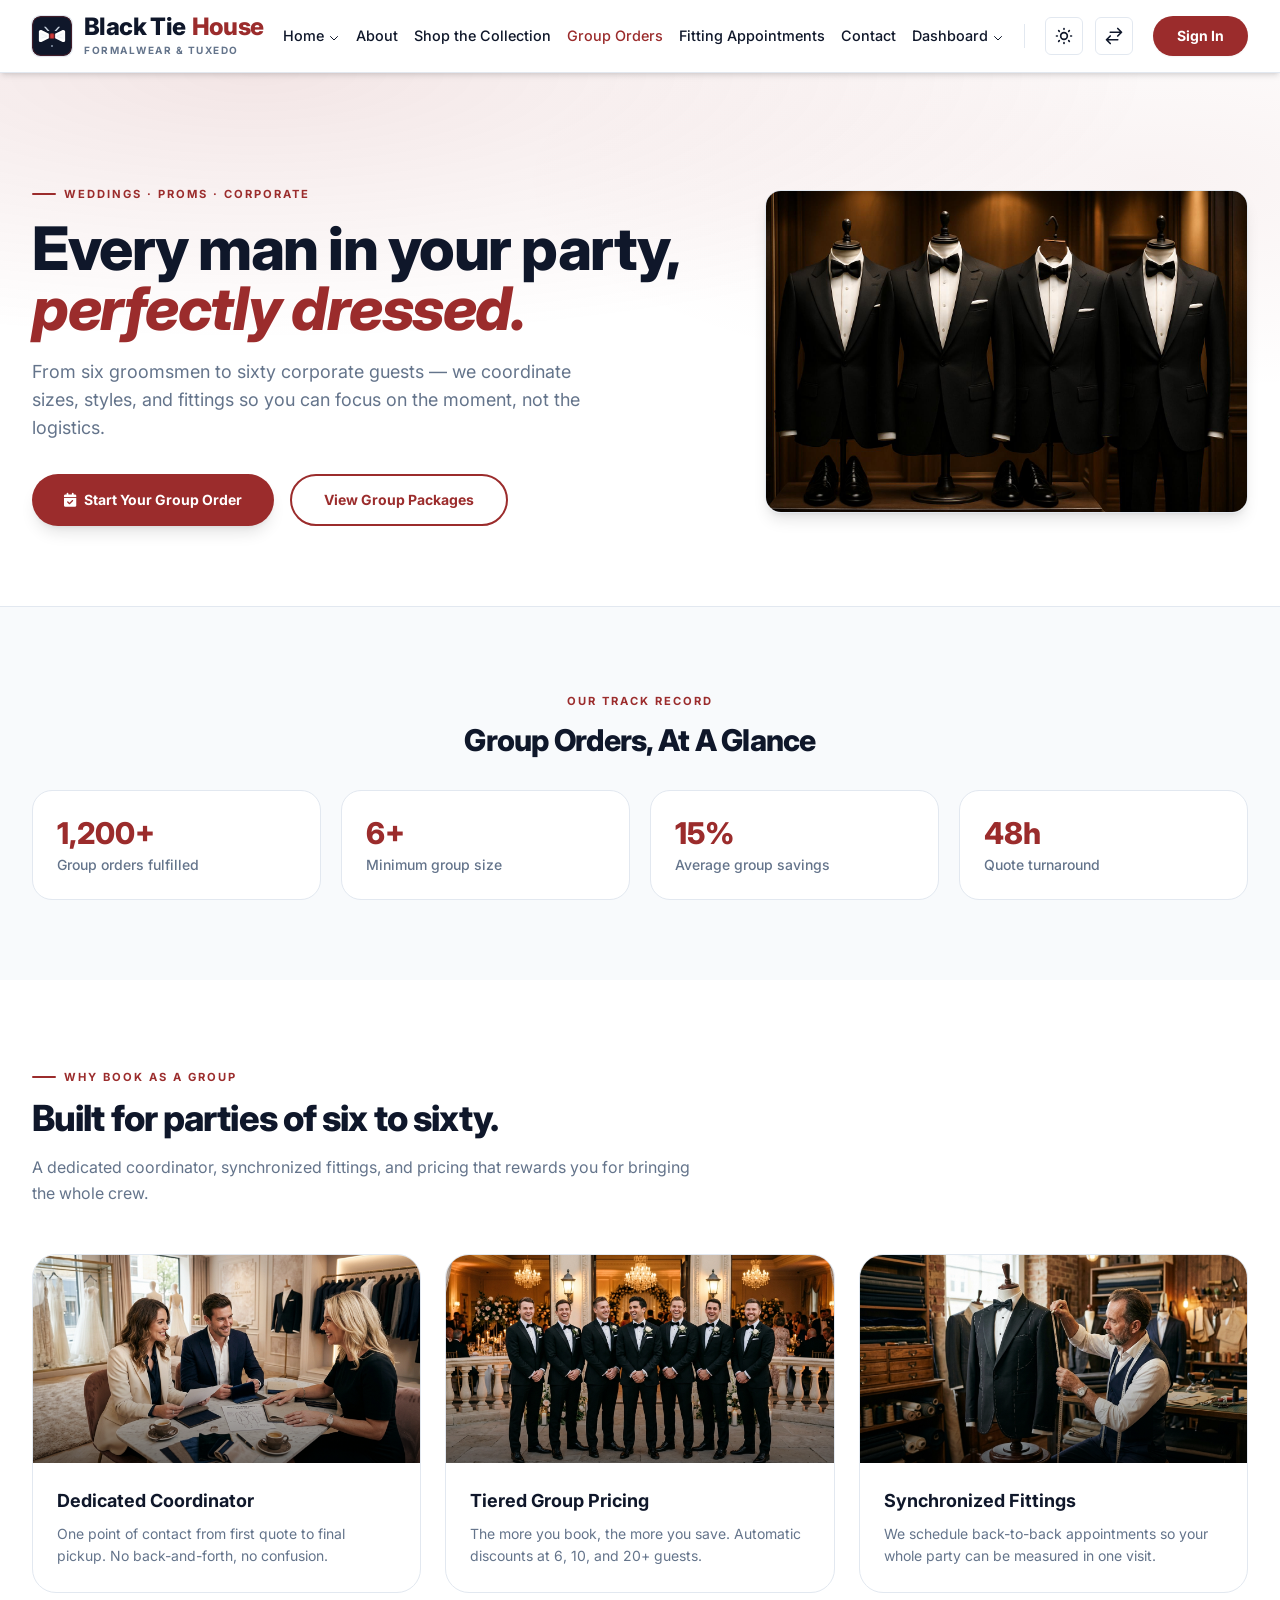
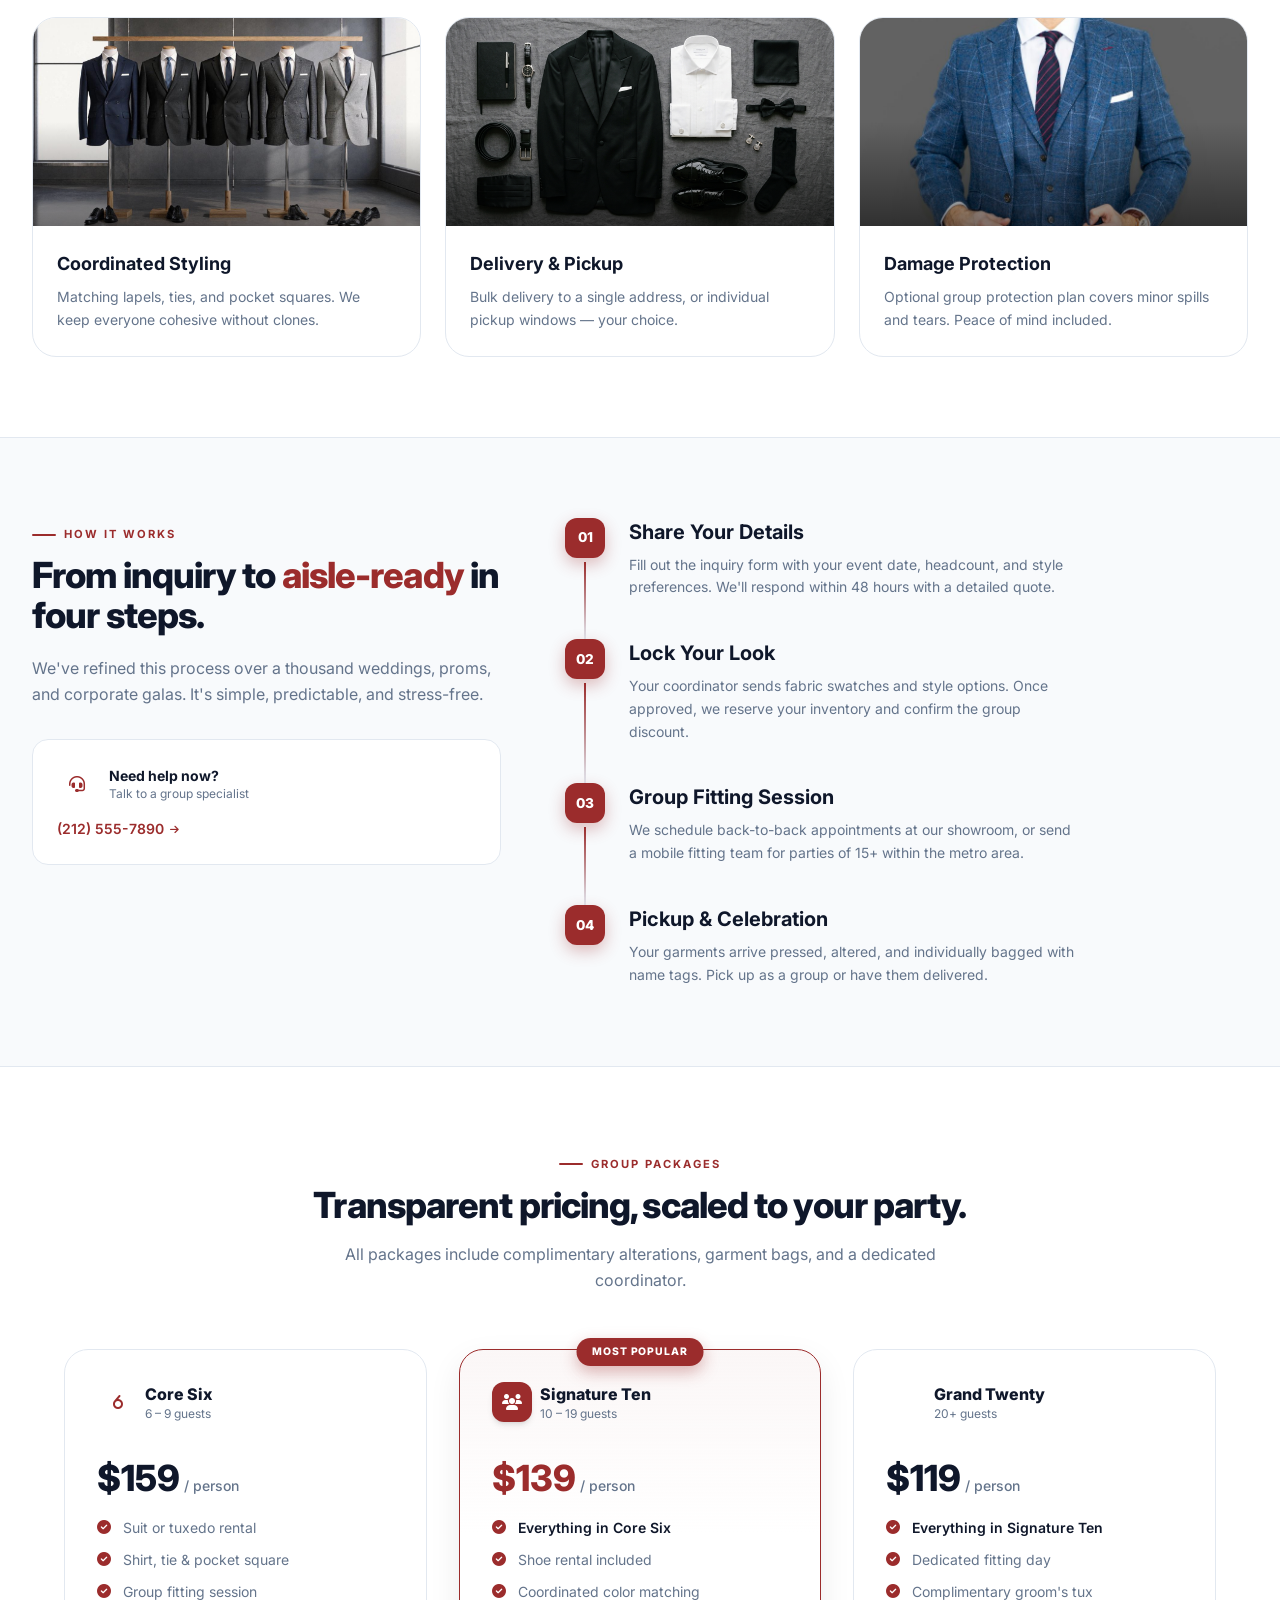
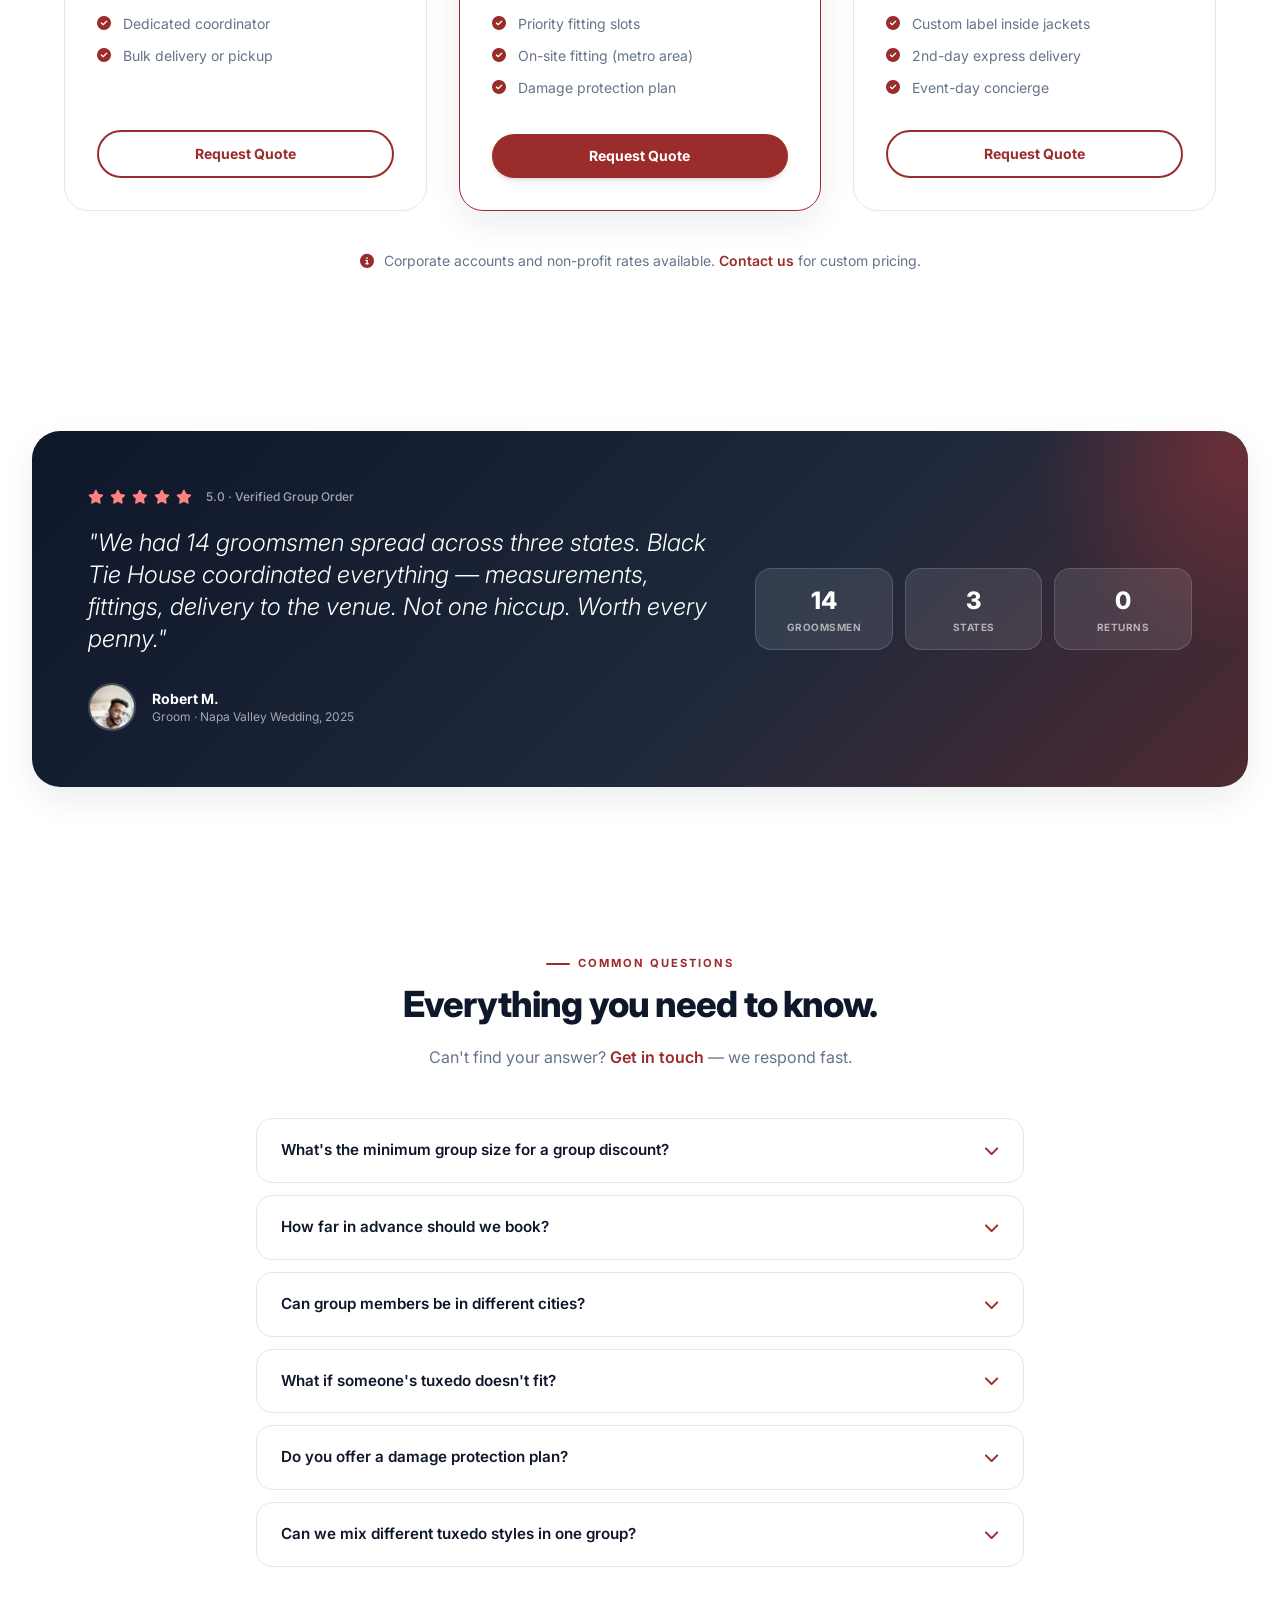
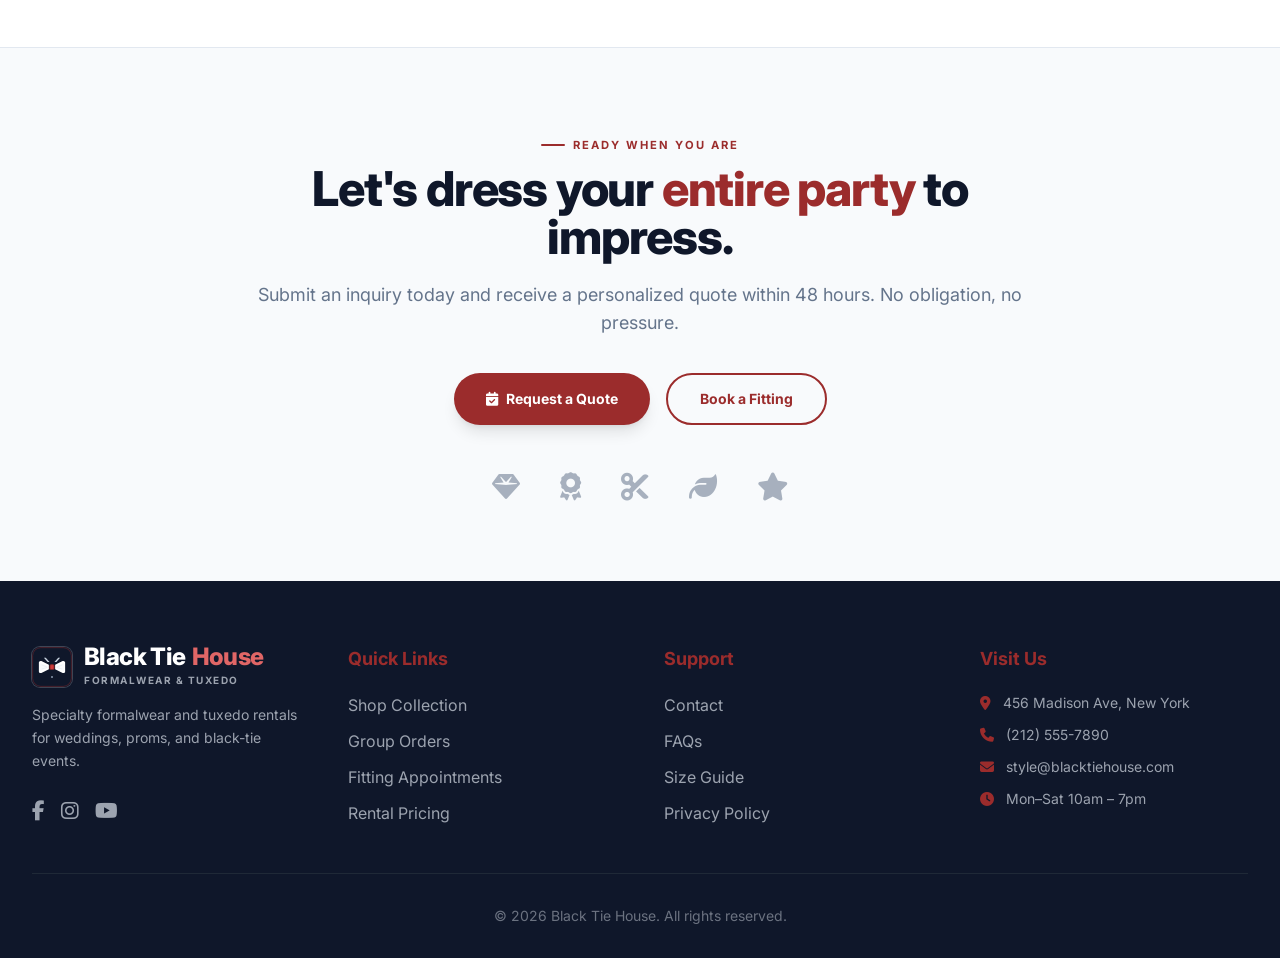
<file: group-orders.html>
<!DOCTYPE html>
<html lang="en" dir="ltr" data-theme="light">
<head>
    <meta charset="UTF-8">
    <meta name="viewport" content="width=device-width, initial-scale=1.0">
    <link rel="icon" type="image/svg+xml" href="assets/logo-icon.svg?v=2" />
    <link rel="preconnect" href="https://fonts.googleapis.com">
    <link rel="preconnect" href="https://fonts.gstatic.com" crossorigin>
    <link href="https://fonts.googleapis.com/css2?family=Inter:wght@300;400;500;600;700;800&display=swap" rel="stylesheet">
    <link rel="stylesheet" href="https://cdnjs.cloudflare.com/ajax/libs/font-awesome/6.5.2/css/all.min.css">
    <title>Group Orders · Black Tie House</title>

    <script src="tailwind.js"></script>
    <script>
        tailwind.config = {
            darkMode: ['class', '[data-theme="dark"]'],
            theme: {
                extend: {
                    colors: {
                        'primary-text': 'var(--color-primary-text)',
                        'secondary-text': 'var(--color-secondary-text)',
                        accent: 'var(--color-accent)',
                        'accent-light': 'var(--color-accent-light)',
                        'accent-dark': 'var(--color-accent-dark)',
                        border: 'var(--color-border)',
                        hover: 'var(--color-hover)',
                    },
                    fontFamily: {
                        sans: ['Inter', 'system-ui', '-apple-system', 'sans-serif'],
                    }
                }
            }
        }
    </script>
    <style>
        :root, html[data-theme='light'] {
            --color-background: #FFFFFF;
            --color-primary-text: #0F172A;
            --color-secondary-text: #64748B;
            --color-accent: #9B2C2C;
            --color-accent-light: #C53030;
            --color-accent-dark: #742A2A;
            --color-border: #E2E8F0;
            --color-hover: #F8FAFC;
            --color-footer-bg: #0F172A;
            --color-footer-text: #FFFFFF;
            --header-bg: rgba(255, 255, 255, 0.85);
            --surface: #FFFFFF;
            --shadow-sm: 0 1px 2px rgba(15, 23, 42, 0.04);
            --shadow-md: 0 4px 16px rgba(15, 23, 42, 0.06);
            --shadow-lg: 0 12px 32px rgba(15, 23, 42, 0.08);
            --shadow-accent: 0 12px 32px rgba(155, 44, 44, 0.18);
        }
        html[data-theme='dark'] {
            --color-background: #0F172A;
            --color-primary-text: #F8FAFC;
            --color-secondary-text: #94A3B8;
            --color-accent: #E53E3E;
            --color-accent-light: #FC8181;
            --color-accent-dark: #C53030;
            --color-border: #1E293B;
            --color-hover: #1E293B;
            --color-footer-bg: #030712;
            --color-footer-text: #FFFFFF;
            --header-bg: rgba(15, 23, 42, 0.85);
            --surface: #0F172A;
            --shadow-sm: 0 1px 2px rgba(0, 0, 0, 0.3);
            --shadow-md: 0 4px 16px rgba(0, 0, 0, 0.4);
            --shadow-lg: 0 12px 32px rgba(0, 0, 0, 0.5);
            --shadow-accent: 0 12px 32px rgba(229, 62, 62, 0.25);
        }

        * { -webkit-font-smoothing: antialiased; }

        body {
            background-color: var(--color-background);
            color: var(--color-primary-text);
            font-family: 'Inter', system-ui, -apple-system, sans-serif;
            transition: background-color 0.3s ease, color 0.3s ease;
            overflow-x: hidden;
        }

        ::-webkit-scrollbar { width: 10px; }
        ::-webkit-scrollbar-track { background: var(--color-background); }
        ::-webkit-scrollbar-thumb { background: var(--color-border); border-radius: 5px; }
        ::-webkit-scrollbar-thumb:hover { background: var(--color-accent); }

        .text-primary-text { color: var(--color-primary-text); }
        .text-secondary-text { color: var(--color-secondary-text); }
        .text-accent { color: var(--color-accent); }
        .bg-background { background-color: var(--color-background); }
        .bg-hover { background-color: var(--color-hover); }
        .bg-accent { background-color: var(--color-accent); }
        .border-border { border-color: var(--color-border); }
        .border-accent { border-color: var(--color-accent); }
        .hover\:text-accent:hover { color: var(--color-accent) !important; }

        #main-header {
            background-color: var(--header-bg);
            backdrop-filter: blur(12px);
            -webkit-backdrop-filter: blur(12px);
        }

        #main-footer {
            background-color: var(--color-footer-bg);
            color: var(--color-footer-text);
        }
        #main-footer .footer-heading { color: var(--color-accent) !important; }
        #main-footer .footer-link:hover { color: var(--color-accent); padding-left: 4px; transition: all 0.2s ease; }

        .nav-link {
            position: relative;
            transition: color 0.3s ease;
            padding-top: 0.25rem;
            padding-bottom: 0.25rem;
            font-weight: 500;
            font-size: 0.9rem;
        }
        .nav-link::after {
            content: '';
            position: absolute;
            left: 0; right: 0; bottom: 0;
            height: 2.5px;
            background-color: var(--color-accent);
            transform: scaleX(0);
            transition: transform 0.3s ease;
            border-radius: 4px;
        }
        .nav-link:hover:not(.active)::after { transform: scaleX(1); }
        .nav-link.active { color: var(--color-accent) !important; }

        .mobile-nav-link {
            color: var(--color-primary-text);
            position: relative;
            display: flex;
            align-items: center;
            justify-content: space-between;
            transition: all 0.2s ease;
        }
        .mobile-nav-link:hover { color: var(--color-accent); background-color: var(--color-hover); }
        .mobile-nav-link.active {
            color: var(--color-accent) !important;
            background-color: rgba(155, 44, 44, 0.08);
            font-weight: 700 !important;
            border-left: 3.5px solid var(--color-accent);
            padding-left: 0.85rem !important;
        }
        html[data-theme='dark'] .mobile-nav-link.active { background-color: rgba(229, 62, 62, 0.15); }
        html[dir='rtl'] .mobile-nav-link.active {
            border-left: none;
            border-right: 3.5px solid var(--color-accent);
            padding-left: 0.75rem !important;
            padding-right: 0.85rem !important;
        }
        .mobile-nav-sublink { transition: all 0.2s ease; }
        .mobile-nav-sublink:hover, .mobile-nav-sublink.active {
            color: var(--color-accent) !important;
            font-weight: 600 !important;
        }

        .dropdown-wrapper { position: relative; }
        .dropdown-menu {
            position: absolute;
            top: 100%;
            left: 0;
            background-color: var(--color-background);
            border: 1px solid var(--color-border);
            border-radius: 0.75rem;
            box-shadow: 0 12px 30px rgba(0, 0, 0, 0.15);
            min-width: 200px;
            z-index: 1000;
            opacity: 0;
            visibility: hidden;
            transform: translateY(8px);
            transition: opacity 0.25s ease, transform 0.25s ease, visibility 0.25s ease;
            padding: 0.4rem 0;
        }
        .dropdown-wrapper:hover .dropdown-menu {
            opacity: 1; visibility: visible; transform: translateY(0);
            display: block;
        }
        .dropdown-menu a {
            display: flex;
            align-items: center;
            padding: 0.6rem 1.2rem;
            color: var(--color-primary-text);
            text-decoration: none;
            font-size: 0.85rem;
            font-weight: 500;
            transition: all 0.2s ease;
            border-bottom: 1px solid var(--color-border);
        }
        .dropdown-menu a:last-child { border-bottom: none; }
        .dropdown-menu a:hover {
            background-color: var(--color-hover);
            color: var(--color-accent);
            padding-left: 1.5rem;
        }
        .dropdown-menu a.active { color: var(--color-accent); }
        .dropdown-menu a i { width: 20px; color: var(--color-accent); margin-right: 8px; }

        @media (max-width: 1024px) {
            .dropdown-menu { position: static; display: none; opacity: 1; visibility: visible; transform: none; box-shadow: none; }
            .dropdown-wrapper:hover .dropdown-menu { display: block; }
        }

        .btn-primary {
            background: var(--color-accent);
            color: white;
            transition: all 0.3s ease;
            cursor: pointer;
            display: inline-flex;
            align-items: center;
            justify-content: center;
        }
        .btn-primary:hover {
            background: var(--color-accent-dark);
            transform: translateY(-2px);
            box-shadow: 0 8px 24px rgba(155, 44, 44, 0.35);
        }
        .btn-primary:active { transform: translateY(0); }
        .btn-outline {
            background: transparent;
            color: var(--color-accent);
            border: 2px solid var(--color-accent);
            transition: all 0.3s ease;
            cursor: pointer;
            display: inline-flex;
            align-items: center;
            justify-content: center;
        }
        .btn-outline:hover {
            background: var(--color-accent);
            color: white;
            box-shadow: 0 4px 16px rgba(155, 44, 44, 0.25);
            transform: translateY(-2px);
        }
        .btn-outline:active { transform: translateY(0); }
        html[data-theme='dark'] .btn-outline:hover { background: var(--color-accent); color: #fff; }

        /* ========== GROUP ORDERS PAGE ========== */

        .page-hero {
            background:
                radial-gradient(ellipse 70% 50% at 20% 0%, rgba(155, 44, 44, 0.12), transparent),
                radial-gradient(ellipse 50% 40% at 90% 20%, rgba(155, 44, 44, 0.06), transparent);
            position: relative;
            overflow: hidden;
        }
        html[data-theme='dark'] .page-hero {
            background:
                radial-gradient(ellipse 70% 50% at 20% 0%, rgba(229, 62, 62, 0.12), transparent),
                radial-gradient(ellipse 50% 40% at 90% 20%, rgba(229, 62, 62, 0.06), transparent);
        }

        .eyebrow {
            display: inline-flex;
            align-items: center;
            gap: 0.5rem;
            font-size: 0.7rem;
            font-weight: 700;
            letter-spacing: 0.18em;
            text-transform: uppercase;
            color: var(--color-accent);
        }
        .eyebrow::before {
            content: '';
            width: 24px;
            height: 2px;
            background: var(--color-accent);
            border-radius: 2px;
        }
        .eyebrow.no-line::before { display: none; }

        /* Stat cards */
        .stat-card {
            background: var(--surface);
            border: 1px solid var(--color-border);
            border-radius: 20px;
            padding: 1.5rem;
            transition: all 0.35s ease;
            position: relative;
            overflow: hidden;
        }
        .stat-card::before {
            content: '';
            position: absolute;
            top: 0; left: 0;
            width: 3px;
            height: 100%;
            background: var(--color-accent);
            transform: scaleY(0);
            transform-origin: top;
            transition: transform 0.35s ease;
        }
        .stat-card:hover {
            transform: translateY(-4px);
            box-shadow: var(--shadow-lg);
            border-color: var(--color-accent);
        }
        .stat-card:hover::before { transform: scaleY(1); }

        /* Benefit cards */
        .benefit-card {
            background: var(--surface);
            border: 1px solid var(--color-border);
            border-radius: 24px;
            padding: 2rem;
            transition: all 0.35s ease;
            height: 100%;
            display: flex;
            flex-direction: column;
            position: relative;
            overflow: hidden;
        }
        .benefit-card::after {
            content: '';
            position: absolute;
            top: -60%;
            right: -40%;
            width: 200px;
            height: 200px;
            background: radial-gradient(circle, rgba(155, 44, 44, 0.08) 0%, transparent 70%);
            border-radius: 50%;
            pointer-events: none;
            transition: transform 0.5s ease;
        }
        .benefit-card:hover::after { transform: scale(1.5); }
        .benefit-card:hover {
            transform: translateY(-6px);
            box-shadow: var(--shadow-accent);
            border-color: var(--color-accent);
        }
        .benefit-icon {
            width: 56px;
            height: 56px;
            border-radius: 16px;
            background: rgba(155, 44, 44, 0.08);
            color: var(--color-accent);
            display: flex;
            align-items: center;
            justify-content: center;
            font-size: 1.35rem;
            margin-bottom: 1.25rem;
            transition: all 0.35s ease;
            position: relative;
            z-index: 1;
        }
        .benefit-card:hover .benefit-icon {
            background: var(--color-accent);
            color: white;
            transform: scale(1.08) rotate(-4deg);
            box-shadow: var(--shadow-accent);
        }
        html[data-theme='dark'] .benefit-icon { background: rgba(229, 62, 62, 0.15); }

        /* Process timeline */
        .process-step {
            position: relative;
            padding-left: 4rem;
            padding-bottom: 2.5rem;
        }
        .process-step:last-child { padding-bottom: 0; }
        .process-step::before {
            content: '';
            position: absolute;
            left: 19px;
            top: 44px;
            bottom: 0;
            width: 2px;
            background: linear-gradient(to bottom, var(--color-accent), var(--color-border));
        }
        .process-step:last-child::before { display: none; }
        .process-num {
            position: absolute;
            left: 0;
            top: 0;
            width: 40px;
            height: 40px;
            border-radius: 12px;
            background: var(--color-accent);
            color: white;
            display: flex;
            align-items: center;
            justify-content: center;
            font-weight: 800;
            font-size: 0.85rem;
            box-shadow: 0 6px 16px rgba(155, 44, 44, 0.3);
            transition: all 0.3s ease;
        }
        .process-step:hover .process-num {
            transform: scale(1.1) rotate(-4deg);
        }

        /* Package cards */
        .package-card {
            background: var(--surface);
            border: 1.5px solid var(--color-border);
            border-radius: 24px;
            padding: 2rem;
            transition: all 0.4s cubic-bezier(0.22, 1, 0.36, 1);
            display: flex;
            flex-direction: column;
            height: 100%;
            position: relative;
        }
        .package-card:hover {
            transform: translateY(-6px);
            border-color: var(--color-accent);
            box-shadow: var(--shadow-accent);
        }
        .package-card.featured {
            border-color: var(--color-accent);
            background: linear-gradient(180deg, rgba(155, 44, 44, 0.04) 0%, var(--surface) 40%);
            box-shadow: var(--shadow-lg);
        }
        .package-card.featured::before {
            content: 'Most Popular';
            position: absolute;
            top: -12px;
            left: 50%;
            transform: translateX(-50%);
            background: var(--color-accent);
            color: white;
            font-size: 0.65rem;
            font-weight: 800;
            letter-spacing: 0.08em;
            text-transform: uppercase;
            padding: 0.4rem 1rem;
            border-radius: 100px;
            box-shadow: 0 6px 16px rgba(155, 44, 44, 0.35);
            white-space: nowrap;
        }

        /* Inquiry form */
        .form-panel {
            background: var(--surface);
            border: 1px solid var(--color-border);
            border-radius: 28px;
            padding: 2rem;
            box-shadow: var(--shadow-lg);
        }
        .form-field {
            width: 100%;
            padding: 0.85rem 1rem;
            border-radius: 12px;
            border: 1.5px solid var(--color-border);
            background: var(--color-background);
            color: var(--color-primary-text);
            font-size: 0.9rem;
            transition: all 0.2s ease;
            font-family: inherit;
        }
        .form-field:focus {
            outline: none;
            border-color: var(--color-accent);
            box-shadow: 0 0 0 4px rgba(155, 44, 44, 0.1);
        }
        .form-field::placeholder { color: var(--color-secondary-text); }
        .form-label {
            display: block;
            font-size: 0.78rem;
            font-weight: 700;
            letter-spacing: 0.05em;
            text-transform: uppercase;
            color: var(--color-secondary-text);
            margin-bottom: 0.5rem;
        }
        select.form-field {
            appearance: none;
            background-image: url("data:image/svg+xml,%3Csvg xmlns='http://www.w3.org/2000/svg' width='12' height='12' viewBox='0 0 24 24' fill='none' stroke='%239B2C2C' stroke-width='3' stroke-linecap='round' stroke-linejoin='round'%3E%3Cpath d='M6 9l6 6 6-6'/%3E%3C/svg%3E");
            background-repeat: no-repeat;
            background-position: right 1rem center;
            padding-right: 2.5rem;
        }

        /* Testimonial ribbon */
        .ribbon-card {
            background: linear-gradient(135deg, #0F172A 0%, #1E293B 60%, #742A2A 130%);
            border-radius: 28px;
            position: relative;
            overflow: hidden;
            box-shadow: var(--shadow-lg);
        }
        .ribbon-card::before {
            content: '';
            position: absolute;
            top: -50%; right: -15%;
            width: 400px;
            height: 400px;
            background: radial-gradient(circle, rgba(229, 62, 62, 0.3) 0%, transparent 70%);
            border-radius: 50%;
            pointer-events: none;
        }

        /* FAQ accordion */
        .faq-item {
            border: 1px solid var(--color-border);
            border-radius: 16px;
            background: var(--surface);
            overflow: hidden;
            transition: all 0.3s ease;
        }
        .faq-item:hover { border-color: var(--color-accent); }
        .faq-question {
            width: 100%;
            text-align: left;
            padding: 1.25rem 1.5rem;
            display: flex;
            align-items: center;
            justify-content: space-between;
            gap: 1rem;
            font-weight: 600;
            color: var(--color-primary-text);
            font-size: 0.95rem;
            cursor: pointer;
            transition: color 0.2s ease;
            background: none;
            border: none;
        }
        .faq-question:hover { color: var(--color-accent); }
        .faq-question i { transition: transform 0.3s ease; color: var(--color-accent); flex-shrink: 0; }
        .faq-item.open .faq-question i { transform: rotate(180deg); }
        .faq-answer {
            max-height: 0;
            overflow: hidden;
            transition: max-height 0.35s ease, padding 0.35s ease;
            padding: 0 1.5rem;
            color: var(--color-secondary-text);
            font-size: 0.9rem;
            line-height: 1.7;
        }
        .faq-item.open .faq-answer {
            max-height: 400px;
            padding: 0 1.5rem 1.25rem;
        }

        /* Logo strip */
        .logo-strip {
            display: flex;
            flex-wrap: wrap;
            align-items: center;
            justify-content: center;
            gap: 2.5rem;
            opacity: 0.55;
            transition: opacity 0.3s ease;
        }
        .logo-strip:hover { opacity: 0.85; }
        .logo-strip i { font-size: 1.75rem; color: var(--color-secondary-text); }
    </style>
</head>
<body class="antialiased flex flex-col min-h-screen">

    <!-- ======== HEADER / NAVIGATION ======== -->
    <header class="sticky top-0 z-50 transition-colors duration-300 shadow-md border-b border-border bg-background" id="main-header">
        <nav class="container mx-auto px-4 sm:px-6 lg:px-8 py-3 flex items-center justify-between h-[72px]">
            <a href="index.html" class="flex items-center gap-3 group shrink-0 transition-transform duration-200 hover:scale-[1.02]">
                <img src="assets/logo-icon.svg" alt="Black Tie House" class="w-10 h-10 rounded-lg shadow-sm shrink-0 object-contain ring-1 ring-border dark:ring-white/15 transition-transform duration-300 group-hover:scale-105">
                <div class="flex flex-col">
                    <div class="flex items-baseline">
                        <span class="text-2xl font-extrabold tracking-tight text-primary-text leading-none font-sans">Black Tie</span>
                        <span class="text-2xl font-extrabold tracking-tight text-accent leading-none font-sans ml-1.5">House</span>
                    </div>
                    <span class="text-[10px] font-bold tracking-[0.15em] text-secondary-text uppercase mt-1">Formalwear & Tuxedo</span>
                </div>
            </a>

            <!-- Desktop Nav -->
            <div class="hidden xl:flex items-center space-x-5">
                <div class="flex space-x-4 rtl:space-x-reverse rtl:ml-6 text-primary-text font-medium">
                    <div class="dropdown-wrapper">
                        <button class="nav-link home-nav-link flex items-center">
                            Home <svg class="w-3 h-3 ml-1 relative top-[2px] transition-transform duration-200 text-primary-text" fill="none" stroke="currentColor" viewBox="0 0 24 24"><path stroke-linecap="round" stroke-linejoin="round" stroke-width="2" d="M19 9l-7 7-7-7"></path></svg>
                        </button>
                        <div class="dropdown-menu">
                            <a href="index.html">Home 1</a>
                            <a href="home2.html">Home 2</a>
                        </div>
                    </div>
                    
                    <a href="about.html" class="nav-link">About</a>
                    <a href="shop.html" class="nav-link">Shop the Collection</a>
                    <a href="group-orders.html" class="nav-link active">Group Orders</a>
                    <a href="appointments.html" class="nav-link">Fitting Appointments</a>
                    <a href="contact.html" class="nav-link">Contact</a>
                    
                    <div class="dropdown-wrapper">
                        <button class="nav-link flex items-center">
                            Dashboard <svg class="w-3 h-3 ml-1 relative top-[2px] transition-transform duration-200 text-primary-text" fill="none" stroke="currentColor" viewBox="0 0 24 24"><path stroke-linecap="round" stroke-linejoin="round" stroke-width="2" d="M19 9l-7 7-7-7"></path></svg>
                        </button>
                        <div class="dropdown-menu">
                            <a href="client.html">Client</a>
                            <a href="admin.html">Admin</a>
                        </div>
                    </div>
                </div>

                <div class="w-px h-6 bg-border mx-2"></div>

                <div class="flex items-center gap-3">
                    <button id="theme-toggle" class="text-primary-text hover:text-accent p-2 rounded-md border border-border transition duration-200">
                        <svg class="w-5 h-5 light-icon" fill="none" stroke="currentColor" viewBox="0 0 24 24"><path stroke-linecap="round" stroke-linejoin="round" stroke-width="2" d="M12 3v1m0 16v1m9-9h-1M4 12H3m15.364 6.364l-.707-.707M6.343 6.343l-.707-.707m12.728 0l-.707.707M6.343 17.657l-.707.707M16 12a4 4 0 11-8 0 4 4 0 018 0z"></path></svg>
                        <svg class="w-5 h-5 dark-icon hidden" fill="none" stroke="currentColor" viewBox="0 0 24 24"><path stroke-linecap="round" stroke-linejoin="round" stroke-width="2" d="M20.354 15.354A9 9 0 018.646 3.646 9.003 9.003 0 0012 21a9.003 9.003 0 008.354-5.646z"></path></svg>
                    </button>
                    <button id="rtl-toggle" class="text-primary-text hover:text-accent p-2 rounded-md border border-border transition duration-200">
                        <svg class="w-5 h-5" fill="none" stroke="currentColor" viewBox="0 0 24 24"><path stroke-linecap="round" stroke-linejoin="round" stroke-width="2" d="M7.5 21 3 16.5m0 0L7.5 12M3 16.5h13.5m0-13.5L21 7.5m0 0L16.5 12M21 7.5H7.5" /></svg>
                    </button>

                    <div class="flex items-center gap-2 ml-2">
                        <a href="login.html" class="btn-primary px-6 py-2.5 rounded-full font-bold text-sm shadow-sm hover:shadow-lg transition-all duration-200">Sign In</a>
                    </div>
                </div>
            </div>

            <div class="xl:hidden flex items-center">
                <button id="mobile-menu-open" class="text-primary-text hover:text-accent p-1.5 rounded-full">
                    <svg class="w-7 h-7" fill="none" stroke="currentColor" viewBox="0 0 24 24"><path stroke-linecap="round" stroke-linejoin="round" stroke-width="2" d="M4 6h16M4 12h16M4 18h16" /></svg>
                </button>
            </div>
        </nav>
    </header>

    <!-- ======== MAIN CONTENT ======== -->
    <main class="flex-grow">

        <!-- ======== PAGE HERO ======== -->
        <section class="page-hero border-b border-border">
            <div class="container mx-auto px-4 sm:px-6 lg:px-8 py-14 lg:py-20">
                <nav class="flex items-center gap-2 text-xs text-secondary-text mb-6">
                </nav>
                <div class="grid lg:grid-cols-12 gap-10 items-center">
                    <div class="lg:col-span-7">
                        <span class="eyebrow mb-4">Weddings · Proms · Corporate</span>
                        <h1 class="text-4xl sm:text-5xl lg:text-6xl font-extrabold text-primary-text tracking-tight leading-[1.05]">
                            Every man in your party, <span class="text-accent italic">perfectly dressed.</span>
                        </h1>
                        <p class="text-secondary-text text-base sm:text-lg mt-5 max-w-xl leading-relaxed">
                            From six groomsmen to sixty corporate guests — we coordinate sizes, styles, and fittings so you can focus on the moment, not the logistics.
                        </p>
                        <div class="flex flex-col sm:flex-row gap-4 mt-8">
                            <a href="#inquiry" class="btn-primary px-8 py-3.5 rounded-full font-bold text-sm shadow-lg shadow-accent/20">
                                <i class="fa-solid fa-calendar-check mr-2"></i> Start Your Group Order
                            </a>
                            <a href="#packages" class="btn-outline px-8 py-3.5 rounded-full font-bold text-sm">
                                View Group Packages
                            </a>
                        </div>
                    </div>
                    <div class="lg:col-span-5">
                        <img src="/assets/o9.jpg" alt="Groomsmen in matching tuxedos" class="w-full h-auto rounded-2xl shadow-lg border border-border object-cover">
                    </div>
                </div>
            </div>
        </section>

        <!-- ======== GROUP ORDER STATS ======== -->
        <section class="py-16 lg:py-20 bg-hover">
            <div class="container mx-auto px-4 sm:px-6 lg:px-8">
                <div class="text-center mb-8">
                    <span class="eyebrow no-line mb-3 justify-center">Our Track Record</span>
                    <h2 class="text-2xl sm:text-3xl font-extrabold text-primary-text tracking-tight">Group Orders, At A Glance</h2>
                </div>
                <div class="grid grid-cols-2 lg:grid-cols-4 gap-5">
                    <div class="stat-card">
                        <div class="text-3xl font-extrabold text-accent">1,200+</div>
                        <p class="text-secondary-text text-sm font-medium mt-1">Group orders fulfilled</p>
                    </div>
                    <div class="stat-card">
                        <div class="text-3xl font-extrabold text-accent">6+</div>
                        <p class="text-secondary-text text-sm font-medium mt-1">Minimum group size</p>
                    </div>
                    <div class="stat-card">
                        <div class="text-3xl font-extrabold text-accent">15%</div>
                        <p class="text-secondary-text text-sm font-medium mt-1">Average group savings</p>
                    </div>
                    <div class="stat-card">
                        <div class="text-3xl font-extrabold text-accent">48h</div>
                        <p class="text-secondary-text text-sm font-medium mt-1">Quote turnaround</p>
                    </div>
                </div>
            </div>
        </section>

        <!-- ======== BENEFITS ======== -->
        <section class="py-16 lg:py-20 bg-background">
            <div class="container mx-auto px-4 sm:px-6 lg:px-8">
                <div class="max-w-2xl mb-12">
                    <span class="eyebrow mb-3">Why Book As A Group</span>
                    <h2 class="text-3xl lg:text-4xl font-extrabold text-primary-text tracking-tight">
                        Built for parties of six to sixty.
                    </h2>
                    <p class="text-secondary-text text-base mt-4 leading-relaxed">
                        A dedicated coordinator, synchronized fittings, and pricing that rewards you for bringing the whole crew.
                    </p>
                </div>
                <div class="grid sm:grid-cols-2 lg:grid-cols-3 gap-6">
                    <!-- Benefit 1 -->
                    <div class="benefit-card !p-0 overflow-hidden flex flex-col group">
                        <div class="relative h-48 sm:h-52 w-full overflow-hidden shrink-0">
                            <img src="assets/group_orders.jpg" alt="Dedicated Coordinator" class="w-full h-full object-cover object-center group-hover:scale-105 transition-transform duration-500">
                            <div class="absolute inset-0 bg-gradient-to-t from-black/50 via-transparent to-transparent"></div>
                        </div>
                        <div class="p-6 flex flex-col flex-grow">
                            <h3 class="font-bold text-primary-text text-lg">Dedicated Coordinator</h3>
                            <p class="text-secondary-text text-sm mt-2 leading-relaxed">One point of contact from first quote to final pickup. No back-and-forth, no confusion.</p>
                        </div>
                    </div>
                    <!-- Benefit 2 -->
                    <div class="benefit-card !p-0 overflow-hidden flex flex-col group">
                        <div class="relative h-48 sm:h-52 w-full overflow-hidden shrink-0">
                            <img src="assets/wedding_orders.jpg" alt="Tiered Group Pricing" class="w-full h-full object-cover object-top group-hover:scale-105 transition-transform duration-500">
                            <div class="absolute inset-0 bg-gradient-to-t from-black/50 via-transparent to-transparent"></div>
                        </div>
                        <div class="p-6 flex flex-col flex-grow">
                            <h3 class="font-bold text-primary-text text-lg">Tiered Group Pricing</h3>
                            <p class="text-secondary-text text-sm mt-2 leading-relaxed">The more you book, the more you save. Automatic discounts at 6, 10, and 20+ guests.</p>
                        </div>
                    </div>
                    <!-- Benefit 3 -->
                    <div class="benefit-card !p-0 overflow-hidden flex flex-col group">
                        <div class="relative h-48 sm:h-52 w-full overflow-hidden shrink-0">
                            <img src="assets/master_tailoring.jpg" alt="Synchronized Fittings" class="w-full h-full object-cover object-center group-hover:scale-105 transition-transform duration-500">
                            <div class="absolute inset-0 bg-gradient-to-t from-black/50 via-transparent to-transparent"></div>
                        </div>
                        <div class="p-6 flex flex-col flex-grow">
                            <h3 class="font-bold text-primary-text text-lg">Synchronized Fittings</h3>
                            <p class="text-secondary-text text-sm mt-2 leading-relaxed">We schedule back-to-back appointments so your whole party can be measured in one visit.</p>
                        </div>
                    </div>
                    <!-- Benefit 4 -->
                    <div class="benefit-card !p-0 overflow-hidden flex flex-col group">
                        <div class="relative h-48 sm:h-52 w-full overflow-hidden shrink-0">
                            <img src="assets/o6.jpg" alt="Coordinated Styling" class="w-full h-full object-cover object-center group-hover:scale-105 transition-transform duration-500">
                            <div class="absolute inset-0 bg-gradient-to-t from-black/50 via-transparent to-transparent"></div>
                        </div>
                        <div class="p-6 flex flex-col flex-grow">
                            <h3 class="font-bold text-primary-text text-lg">Coordinated Styling</h3>
                            <p class="text-secondary-text text-sm mt-2 leading-relaxed">Matching lapels, ties, and pocket squares. We keep everyone cohesive without clones.</p>
                        </div>
                    </div>
                    <!-- Benefit 5 -->
                    <div class="benefit-card !p-0 overflow-hidden flex flex-col group">
                        <div class="relative h-48 sm:h-52 w-full overflow-hidden shrink-0">
                            <img src="assets/suit_collection.jpg" alt="Delivery & Pickup" class="w-full h-full object-cover object-center group-hover:scale-105 transition-transform duration-500">
                            <div class="absolute inset-0 bg-gradient-to-t from-black/50 via-transparent to-transparent"></div>
                        </div>
                        <div class="p-6 flex flex-col flex-grow">
                            <h3 class="font-bold text-primary-text text-lg">Delivery & Pickup</h3>
                            <p class="text-secondary-text text-sm mt-2 leading-relaxed">Bulk delivery to a single address, or individual pickup windows — your choice.</p>
                        </div>
                    </div>
                    <!-- Benefit 6 -->
                    <div class="benefit-card !p-0 overflow-hidden flex flex-col group">
                        <div class="relative h-48 sm:h-52 w-full overflow-hidden shrink-0">
                            <img src="assets/test_step4.jpg" alt="Damage Protection" class="w-full h-full object-cover object-top group-hover:scale-105 transition-transform duration-500">
                            <div class="absolute inset-0 bg-gradient-to-t from-black/50 via-transparent to-transparent"></div>
                        </div>
                        <div class="p-6 flex flex-col flex-grow">
                            <h3 class="font-bold text-primary-text text-lg">Damage Protection</h3>
                            <p class="text-secondary-text text-sm mt-2 leading-relaxed">Optional group protection plan covers minor spills and tears. Peace of mind included.</p>
                        </div>
                    </div>
                </div>
            </div>
        </section>

        <!-- ======== PROCESS TIMELINE ======== -->
        <section class="py-16 lg:py-20 bg-hover border-y border-border">
            <div class="container mx-auto px-4 sm:px-6 lg:px-8">
                <div class="grid lg:grid-cols-12 gap-12 lg:gap-16 items-start">
                    <div class="lg:col-span-5 lg:sticky lg:top-28">
                        <span class="eyebrow mb-3">How It Works</span>
                        <h2 class="text-3xl lg:text-4xl font-extrabold text-primary-text tracking-tight leading-tight">
                            From inquiry to <span class="text-accent">aisle-ready</span> in four steps.
                        </h2>
                        <p class="text-secondary-text text-base mt-5 leading-relaxed">
                            We've refined this process over a thousand weddings, proms, and corporate galas. It's simple, predictable, and stress-free.
                        </p>
                        <div class="mt-8 p-6 rounded-2xl bg-background border border-border">
                            <div class="flex items-center gap-3 mb-3">
                                <div class="w-10 h-10 rounded-xl bg-accent/10 flex items-center justify-center text-accent">
                                    <i class="fa-solid fa-headset"></i>
                                </div>
                                <div>
                                    <p class="font-bold text-primary-text text-sm">Need help now?</p>
                                    <p class="text-secondary-text text-xs">Talk to a group specialist</p>
                                </div>
                            </div>
                            <a href="contact.html" class="text-accent font-semibold text-sm hover:underline inline-flex items-center gap-1.5">
                                (212) 555-7890 <i class="fa-solid fa-arrow-right text-[10px]"></i>
                            </a>
                        </div>
                    </div>

                    <div class="lg:col-span-7">
                        <div class="process-step">
                            <div class="process-num">01</div>
                            <h3 class="font-bold text-primary-text text-xl">Share Your Details</h3>
                            <p class="text-secondary-text text-sm mt-2 leading-relaxed max-w-md">
                                Fill out the inquiry form with your event date, headcount, and style preferences. We'll respond within 48 hours with a detailed quote.
                            </p>
                        </div>
                        <div class="process-step">
                            <div class="process-num">02</div>
                            <h3 class="font-bold text-primary-text text-xl">Lock Your Look</h3>
                            <p class="text-secondary-text text-sm mt-2 leading-relaxed max-w-md">
                                Your coordinator sends fabric swatches and style options. Once approved, we reserve your inventory and confirm the group discount.
                            </p>
                        </div>
                        <div class="process-step">
                            <div class="process-num">03</div>
                            <h3 class="font-bold text-primary-text text-xl">Group Fitting Session</h3>
                            <p class="text-secondary-text text-sm mt-2 leading-relaxed max-w-md">
                                We schedule back-to-back appointments at our showroom, or send a mobile fitting team for parties of 15+ within the metro area.
                            </p>
                        </div>
                        <div class="process-step">
                            <div class="process-num">04</div>
                            <h3 class="font-bold text-primary-text text-xl">Pickup & Celebration</h3>
                            <p class="text-secondary-text text-sm mt-2 leading-relaxed max-w-md">
                                Your garments arrive pressed, altered, and individually bagged with name tags. Pick up as a group or have them delivered.
                            </p>
                        </div>
                    </div>
                </div>
            </div>
        </section>

        <!-- ======== PACKAGES ======== -->
        <section id="packages" class="py-16 lg:py-20 bg-background">
            <div class="container mx-auto px-4 sm:px-6 lg:px-8">
                <div class="text-center max-w-2xl mx-auto mb-14">
                    <span class="eyebrow mb-3 justify-center">Group Packages</span>
                    <h2 class="text-3xl lg:text-4xl font-extrabold text-primary-text tracking-tight">
                        Transparent pricing, scaled to your party.
                    </h2>
                    <p class="text-secondary-text text-base mt-4 leading-relaxed">
                        All packages include complimentary alterations, garment bags, and a dedicated coordinator.
                    </p>
                </div>

                <div class="grid md:grid-cols-3 gap-6 lg:gap-8 max-w-6xl mx-auto items-stretch">
                    <!-- Package 1 -->
                    <div class="package-card">
                        <div class="flex items-center gap-2 mb-4">
                            <span class="w-10 h-10 rounded-xl bg-accent/10 flex items-center justify-center text-accent">
                                <i class="fa-solid fa-6"></i>
                            </span>
                            <div>
                                <p class="font-extrabold text-primary-text">Core Six</p>
                                <p class="text-secondary-text text-xs">6 – 9 guests</p>
                            </div>
                        </div>
                        <div class="my-5">
                            <span class="text-4xl font-extrabold text-primary-text">$159</span>
                            <span class="text-secondary-text text-sm font-medium">/ person</span>
                        </div>
                        <ul class="space-y-3 text-sm text-secondary-text flex-grow">
                            <li class="flex items-start gap-3"><i class="fa-solid fa-circle-check text-accent mt-0.5"></i> Suit or tuxedo rental</li>
                            <li class="flex items-start gap-3"><i class="fa-solid fa-circle-check text-accent mt-0.5"></i> Shirt, tie & pocket square</li>
                            <li class="flex items-start gap-3"><i class="fa-solid fa-circle-check text-accent mt-0.5"></i> Group fitting session</li>
                            <li class="flex items-start gap-3"><i class="fa-solid fa-circle-check text-accent mt-0.5"></i> Dedicated coordinator</li>
                            <li class="flex items-start gap-3"><i class="fa-solid fa-circle-check text-accent mt-0.5"></i> Bulk delivery or pickup</li>
                        </ul>
                        <a href="#inquiry" class="btn-outline w-full mt-8 py-3 rounded-full font-bold text-sm">Request Quote</a>
                    </div>

                    <!-- Package 2 (featured) -->
                    <div class="package-card featured">
                        <div class="flex items-center gap-2 mb-4">
                            <span class="w-10 h-10 rounded-xl bg-accent text-white flex items-center justify-center shadow-md">
                                <i class="fa-solid fa-users"></i>
                            </span>
                            <div>
                                <p class="font-extrabold text-primary-text">Signature Ten</p>
                                <p class="text-secondary-text text-xs">10 – 19 guests</p>
                            </div>
                        </div>
                        <div class="my-5">
                            <span class="text-4xl font-extrabold text-accent">$139</span>
                            <span class="text-secondary-text text-sm font-medium">/ person</span>
                        </div>
                        <ul class="space-y-3 text-sm text-secondary-text flex-grow">
                            <li class="flex items-start gap-3"><i class="fa-solid fa-circle-check text-accent mt-0.5"></i> <span class="font-semibold text-primary-text">Everything in Core Six</span></li>
                            <li class="flex items-start gap-3"><i class="fa-solid fa-circle-check text-accent mt-0.5"></i> Shoe rental included</li>
                            <li class="flex items-start gap-3"><i class="fa-solid fa-circle-check text-accent mt-0.5"></i> Coordinated color matching</li>
                            <li class="flex items-start gap-3"><i class="fa-solid fa-circle-check text-accent mt-0.5"></i> Priority fitting slots</li>
                            <li class="flex items-start gap-3"><i class="fa-solid fa-circle-check text-accent mt-0.5"></i> On-site fitting (metro area)</li>
                            <li class="flex items-start gap-3"><i class="fa-solid fa-circle-check text-accent mt-0.5"></i> Damage protection plan</li>
                        </ul>
                        <a href="#inquiry" class="btn-primary w-full mt-8 py-3 rounded-full font-bold text-sm shadow-md">Request Quote</a>
                    </div>

                    <!-- Package 3 -->
                    <div class="package-card">
                        <div class="flex items-center gap-2 mb-4">
                            <span class="w-10 h-10 rounded-xl bg-accent/10 flex items-center justify-center text-accent">
                                <i class="fa-solid fa-20"></i>
                            </span>
                            <div>
                                <p class="font-extrabold text-primary-text">Grand Twenty</p>
                                <p class="text-secondary-text text-xs">20+ guests</p>
                            </div>
                        </div>
                        <div class="my-5">
                            <span class="text-4xl font-extrabold text-primary-text">$119</span>
                            <span class="text-secondary-text text-sm font-medium">/ person</span>
                        </div>
                        <ul class="space-y-3 text-sm text-secondary-text flex-grow">
                            <li class="flex items-start gap-3"><i class="fa-solid fa-circle-check text-accent mt-0.5"></i> <span class="font-semibold text-primary-text">Everything in Signature Ten</span></li>
                            <li class="flex items-start gap-3"><i class="fa-solid fa-circle-check text-accent mt-0.5"></i> Dedicated fitting day</li>
                            <li class="flex items-start gap-3"><i class="fa-solid fa-circle-check text-accent mt-0.5"></i> Complimentary groom's tux</li>
                            <li class="flex items-start gap-3"><i class="fa-solid fa-circle-check text-accent mt-0.5"></i> Custom label inside jackets</li>
                            <li class="flex items-start gap-3"><i class="fa-solid fa-circle-check text-accent mt-0.5"></i> 2nd-day express delivery</li>
                            <li class="flex items-start gap-3"><i class="fa-solid fa-circle-check text-accent mt-0.5"></i> Event-day concierge</li>
                        </ul>
                        <a href="#inquiry" class="btn-outline w-full mt-8 py-3 rounded-full font-bold text-sm">Request Quote</a>
                    </div>
                </div>

                <p class="text-center text-secondary-text text-sm mt-10">
                    <i class="fa-solid fa-circle-info text-accent mr-1.5"></i>
                    Corporate accounts and non-profit rates available. <a href="contact.html" class="text-accent font-semibold hover:underline">Contact us</a> for custom pricing.
                </p>
            </div>
        </section>

        <!-- ======== TESTIMONIAL RIBBON ======== -->
        <section class="py-16 lg:py-20 bg-background">
            <div class="container mx-auto px-4 sm:px-6 lg:px-8">
                <div class="ribbon-card p-8 sm:p-12 lg:p-14">
                    <div class="relative z-10 grid lg:grid-cols-12 gap-10 items-center">
                        <div class="lg:col-span-7">
                            <div class="flex items-center gap-1.5 mb-5">
                                <i class="fa-solid fa-star text-[#FC8181] text-sm"></i>
                                <i class="fa-solid fa-star text-[#FC8181] text-sm"></i>
                                <i class="fa-solid fa-star text-[#FC8181] text-sm"></i>
                                <i class="fa-solid fa-star text-[#FC8181] text-sm"></i>
                                <i class="fa-solid fa-star text-[#FC8181] text-sm"></i>
                                <span class="text-white/60 text-xs ml-2 font-medium">5.0 · Verified Group Order</span>
                            </div>
                            <p class="text-white text-xl sm:text-2xl font-light italic leading-relaxed">
                                "We had 14 groomsmen spread across three states. Black Tie House coordinated everything — measurements, fittings, delivery to the venue. Not one hiccup. Worth every penny."
                            </p>
                            <div class="flex items-center gap-4 mt-7">
                                <img src="assets/check_4.jpg" alt="Robert M." class="w-12 h-12 rounded-full object-cover object-top border-2 border-white/20">
                                <div>
                                    <p class="font-bold text-white text-sm">Robert M.</p>
                                    <p class="text-white/60 text-xs">Groom · Napa Valley Wedding, 2025</p>
                                </div>
                            </div>
                        </div>
                        <div class="lg:col-span-5">
                            <div class="grid grid-cols-3 gap-3">
                                <div class="rounded-2xl bg-white/10 backdrop-blur-sm border border-white/15 p-2 sm:p-4 text-center">
                                    <div class="text-2xl font-extrabold text-white">14</div>
                                    <p class="text-white/60 text-[9px] sm:text-[10px] font-bold uppercase tracking-normal sm:tracking-wider leading-tight mt-1">Groomsmen</p>
                                </div>
                                <div class="rounded-2xl bg-white/10 backdrop-blur-sm border border-white/15 p-2 sm:p-4 text-center">
                                    <div class="text-2xl font-extrabold text-white">3</div>
                                    <p class="text-white/60 text-[9px] sm:text-[10px] font-bold uppercase tracking-normal sm:tracking-wider leading-tight mt-1">States</p>
                                </div>
                                <div class="rounded-2xl bg-white/10 backdrop-blur-sm border border-white/15 p-2 sm:p-4 text-center">
                                    <div class="text-2xl font-extrabold text-white">0</div>
                                    <p class="text-white/60 text-[9px] sm:text-[10px] font-bold uppercase tracking-normal sm:tracking-wider leading-tight mt-1">Returns</p>
                                </div>
                            </div>
                        </div>
                    </div>
                </div>
            </div>
        </section>

        

        <!-- ======== FAQ ======== -->
        <section class="py-16 lg:py-20 bg-background">
            <div class="container mx-auto px-4 sm:px-6 lg:px-8">
            <div class="max-w-3xl mx-auto">
                <div class="text-center mb-12">
                    <span class="eyebrow mb-3 justify-center">Common Questions</span>
                    <h2 class="text-3xl lg:text-4xl font-extrabold text-primary-text tracking-tight leading-tight">
                        Everything you need to know.
                    </h2>
                    <p class="text-secondary-text text-base mt-5 leading-relaxed">
                        Can't find your answer? <a href="contact.html" class="text-accent font-semibold hover:underline">Get in touch</a> — we respond fast.
                    </p>
                </div>
                <div>
                        <div class="space-y-3">
                            <div class="faq-item">
                                <button class="faq-question" type="button">
                                    <span>What's the minimum group size for a group discount?</span>
                                    <i class="fa-solid fa-chevron-down"></i>
                                </button>
                                <div class="faq-answer">
                                    Our group pricing kicks in at 6 guests for the Core Six package. Parties of 10+ unlock the Signature Ten tier, and 20+ guests receive our deepest discounts with the Grand Twenty package.
                                </div>
                            </div>
                            <div class="faq-item">
                                <button class="faq-question" type="button">
                                    <span>How far in advance should we book?</span>
                                    <i class="fa-solid fa-chevron-down"></i>
                                </button>
                                <div class="faq-answer">
                                    For weddings, we recommend booking 8–12 weeks before the event to ensure the widest selection and ideal fitting times. Proms typically book 4–6 weeks out. Corporate orders can often be accommodated in 2–3 weeks.
                                </div>
                            </div>
                            <div class="faq-item">
                                <button class="faq-question" type="button">
                                    <span>Can group members be in different cities?</span>
                                    <i class="fa-solid fa-chevron-down"></i>
                                </button>
                                <div class="faq-answer">
                                    Absolutely. We offer remote measurement guides and virtual fitting consultations for out-of-town members. Garments are shipped individually to each person's address with prepaid return labels.
                                </div>
                            </div>
                            <div class="faq-item">
                                <button class="faq-question" type="button">
                                    <span>What if someone's tuxedo doesn't fit?</span>
                                    <i class="fa-solid fa-chevron-down"></i>
                                </button>
                                <div class="faq-answer">
                                    We offer free re-alterations on all rentals. If a garment can't be adjusted in time, we'll swap it for a correctly-sized piece at no cost. Every group includes our perfect-fit guarantee.
                                </div>
                            </div>
                            <div class="faq-item">
                                <button class="faq-question" type="button">
                                    <span>Do you offer a damage protection plan?</span>
                                    <i class="fa-solid fa-chevron-down"></i>
                                </button>
                                <div class="faq-answer">
                                    Yes. Our optional group protection plan (included in Signature Ten and Grand Twenty) covers minor spills, stains, and tears up to $250 per garment. Without it, accidental damage is assessed on return.
                                </div>
                            </div>
                            <div class="faq-item">
                                <button class="faq-question" type="button">
                                    <span>Can we mix different tuxedo styles in one group?</span>
                                    <i class="fa-solid fa-chevron-down"></i>
                                </button>
                                <div class="faq-answer">
                                    Of course. Many groups choose a unified look for the wedding party with a slightly different style for the groom, or coordinate by accent color. Your coordinator will help you strike the right balance.
                                </div>
                            </div>
                        </div>
                    </div>
                </div>
            </div>
        </section>

        <!-- ======== FINAL CTA ======== -->
        <section class="py-16 lg:py-20 bg-hover border-t border-border">
            <div class="container mx-auto px-4 sm:px-6 lg:px-8 text-center">
                <div class="max-w-3xl mx-auto">
                    <span class="eyebrow mb-3 justify-center">Ready When You Are</span>
                    <h2 class="text-3xl sm:text-4xl lg:text-5xl font-extrabold text-primary-text tracking-tight leading-tight">
                        Let's dress your <span class="text-accent">entire party</span> to impress.
                    </h2>
                    <p class="text-secondary-text text-base sm:text-lg mt-5 leading-relaxed">
                        Submit an inquiry today and receive a personalized quote within 48 hours. No obligation, no pressure.
                    </p>
                    <div class="flex flex-col sm:flex-row gap-4 justify-center mt-9">
                        <a href="#inquiry" class="btn-primary px-8 py-3.5 rounded-full font-bold text-sm shadow-lg shadow-accent/20">
                            <i class="fa-solid fa-calendar-check mr-2"></i> Request a Quote
                        </a>
                        <a href="appointments.html" class="btn-outline px-8 py-3.5 rounded-full font-bold text-sm">
                            Book a Fitting
                        </a>
                    </div>
                    <div class="logo-strip mt-12">
                        <i class="fa-solid fa-gem" title="Premium Fabrics"></i>
                        <i class="fa-solid fa-award" title="Award Winning"></i>
                        <i class="fa-solid fa-scissors" title="Master Tailoring"></i>
                        <i class="fa-solid fa-leaf" title="Sustainable Rental"></i>
                        <i class="fa-solid fa-star" title="Top Rated"></i>
                    </div>
                </div>
            </div>
        </section>

    </main>

    <!-- ======== MOBILE DRAWER ======== -->
    <div id="mobile-menu-drawer" class="fixed inset-0 z-50 pointer-events-none transition-all duration-300">
        <div id="drawer-backdrop" class="absolute inset-0 bg-black opacity-0 transition-opacity duration-300 pointer-events-none"></div>
        <div id="drawer-content" class="absolute top-0 left-0 right-0 bg-background rounded-b-2xl shadow-2xl p-6 xl:hidden max-h-[85vh] overflow-y-auto transform translate-y-[-100%] transition-transform duration-300 ease-out">
            <div class="flex justify-between items-center pb-4 border-b border-border">
                <a href="index.html" class="flex items-center gap-3 group shrink-0">
                    <img src="assets/logo-icon.svg" alt="Black Tie House" class="w-10 h-10 rounded-lg shadow-sm shrink-0 object-contain ring-1 ring-border dark:ring-white/15">
                    <div class="flex flex-col">
                        <div class="flex items-baseline">
                            <span class="text-xl font-extrabold tracking-tight text-primary-text leading-none font-sans">Black Tie</span>
                        <span class="text-xl font-extrabold tracking-tight text-accent leading-none font-sans ml-1.5">House</span>
                        </div>
                        <span class="text-[9px] font-bold tracking-[0.15em] text-secondary-text uppercase mt-0.5">Formalwear & Tuxedo</span>
                    </div>
                </a>
                <button id="mobile-menu-close" class="text-primary-text hover:text-accent"><svg class="w-6 h-6" fill="none" stroke="currentColor" viewBox="0 0 24 24"><path stroke-linecap="round" stroke-linejoin="round" stroke-width="2" d="M6 18L18 6M6 6l12 12"></path></svg></button>
            </div>
            <nav class="flex flex-col space-y-1.5 py-4">
                <div>
                    <button class="mobile-nav-link block font-semibold text-lg py-2.5 px-3 rounded-xl w-full text-left flex justify-between items-center" id="mobile-home-toggle">
                        <span>Home</span>
                        <svg class="w-4 h-4 transform transition-transform duration-200 text-primary-text" id="home-icon" fill="none" stroke="currentColor" viewBox="0 0 24 24"><path stroke-linecap="round" stroke-linejoin="round" stroke-width="2" d="M19 9l-7 7-7-7"></path></svg>
                    </button>
                    <div id="mobile-home-menu" class="hidden pl-4 flex flex-col space-y-1 mt-1 border-l-2 border-border">
                        <a href="index.html" class="mobile-nav-sublink block text-secondary-text hover:text-accent text-base py-1.5 px-2 rounded-lg">Home 1</a>
                        <a href="home2.html" class="mobile-nav-sublink block text-secondary-text hover:text-accent text-base py-1.5 px-2 rounded-lg">Home 2</a>
                    </div>
                </div>
                <a href="about.html" class="mobile-nav-link block font-semibold text-lg py-2.5 px-3 rounded-xl">About</a>
                <a href="shop.html" class="mobile-nav-link block font-semibold text-lg py-2.5 px-3 rounded-xl">Shop the Collection</a>
                <a href="group-orders.html" class="mobile-nav-link active block font-semibold text-lg py-2.5 px-3 rounded-xl">Group Orders</a>
                <a href="appointments.html" class="mobile-nav-link block font-semibold text-lg py-2.5 px-3 rounded-xl">Fitting Appointments</a>
                <a href="contact.html" class="mobile-nav-link block font-semibold text-lg py-2.5 px-3 rounded-xl">Contact</a>
                <div>
                    <button class="mobile-nav-link block font-semibold text-lg py-2.5 px-3 rounded-xl w-full text-left flex justify-between items-center" id="mobile-dash-toggle">
                        <span>Dashboard</span>
                        <svg class="w-4 h-4 transform transition-transform duration-200 text-primary-text" id="dash-icon" fill="none" stroke="currentColor" viewBox="0 0 24 24"><path stroke-linecap="round" stroke-linejoin="round" stroke-width="2" d="M19 9l-7 7-7-7"></path></svg>
                    </button>
                    <div id="mobile-dash-menu" class="hidden pl-4 flex flex-col space-y-1 mt-1 border-l-2 border-border">
                        <a href="client.html" class="mobile-nav-sublink block text-secondary-text hover:text-accent text-base py-1.5 px-2 rounded-lg">Client</a>
                        <a href="admin.html" class="mobile-nav-sublink block text-secondary-text hover:text-accent text-base py-1.5 px-2 rounded-lg">Admin</a>
                    </div>
                </div>
            </nav>
            <div class="pt-4 border-t border-border mt-2 flex justify-around items-center">
                <button id="drawer-rtl-toggle" class="flex flex-col items-center"><svg class="w-6 h-6" fill="none" stroke="currentColor" viewBox="0 0 24 24"><path stroke-linecap="round" stroke-linejoin="round" stroke-width="2" d="M7.5 21 3 16.5m0 0L7.5 12M3 16.5h13.5m0-13.5L21 7.5m0 0L16.5 12M21 7.5H7.5" /></svg><span class="text-xs mt-1 text-secondary-text">RTL</span></button>
                <button id="drawer-theme-toggle" class="flex flex-col items-center">
                    <svg class="w-6 h-6 light-icon" fill="none" stroke="currentColor" viewBox="0 0 24 24"><path stroke-linecap="round" stroke-linejoin="round" stroke-width="2" d="M12 3v1m0 16v1m9-9h-1M4 12H3m15.364 6.364l-.707-.707M6.343 6.343l-.707-.707m12.728 0l-.707.707M6.343 17.657l-.707.707M16 12a4 4 0 11-8 0 4 4 0 018 0z"/></svg>
                    <svg class="w-6 h-6 dark-icon hidden" fill="none" stroke="currentColor" viewBox="0 0 24 24"><path stroke-linecap="round" stroke-linejoin="round" stroke-width="2" d="M20.354 15.354A9 9 0 018.646 3.646 9.003 9.003 0 0012 21a9.003 9.003 0 008.354-5.646z"/></svg>
                    <span class="text-xs mt-1 text-secondary-text">Theme</span>
                </button>
            </div>
            <div class="flex mt-5 w-full">
                <a href="login.html" class="w-full btn-primary text-center py-3 rounded-full font-bold text-sm shadow-sm">Sign In</a>
            </div>
        </div>
    </div>

    <!-- ======== FOOTER ======== -->
    <footer id="main-footer" class="pt-16 transition-colors duration-300">
        <div class="container mx-auto px-4 sm:px-6 lg:px-8">
            <div class="grid grid-cols-1 sm:grid-cols-2 lg:grid-cols-4 gap-12 pb-12 border-b border-gray-800 text-center sm:text-left">
                <div class="flex flex-col items-center sm:items-start">
                    <a href="index.html" class="flex items-center justify-center sm:justify-start gap-3 group shrink-0 transition-transform duration-200 hover:scale-[1.02]">
                        <img src="assets/logo-icon.svg" alt="Black Tie House" class="w-10 h-10 rounded-lg shadow-sm shrink-0 object-contain ring-1 ring-white/20 transition-transform duration-300 group-hover:scale-105">
                        <div class="flex flex-col text-left">
                            <div class="flex items-baseline">
                                <span class="text-2xl font-extrabold tracking-tight text-white leading-none font-sans">Black Tie</span>
                        <span class="text-2xl font-extrabold tracking-tight text-[#E06666] leading-none font-sans ml-1.5">House</span>
                            </div>
                            <span class="text-[10px] font-bold tracking-[0.15em] text-gray-400 uppercase mt-1">Formalwear & Tuxedo</span>
                        </div>
                    </a>
                    <p class="text-gray-400 text-sm mt-4 leading-relaxed max-w-sm sm:max-w-none">Specialty formalwear and tuxedo rentals for weddings, proms, and black-tie events.</p>
                    <div class="flex justify-center sm:justify-start gap-4 mt-6">
                        <a href="#" class="text-gray-400 hover:text-accent transition text-xl"><i class="fab fa-facebook-f"></i></a>
                        <a href="#" class="text-gray-400 hover:text-accent transition text-xl"><i class="fab fa-instagram"></i></a>
                        <a href="#" class="text-gray-400 hover:text-accent transition text-xl"><i class="fab fa-youtube"></i></a>
                    </div>
                </div>
                <div>
                    <h4 class="footer-heading font-bold text-lg mb-5">Quick Links</h4>
                    <ul class="space-y-3">
                        <li><a href="shop.html" class="footer-link text-gray-400 hover:text-accent transition">Shop Collection</a></li>
                        <li><a href="group-orders.html" class="footer-link text-gray-400 hover:text-accent transition">Group Orders</a></li>
                        <li><a href="appointments.html" class="footer-link text-gray-400 hover:text-accent transition">Fitting Appointments</a></li>
                        <li><a href="pricing.html" class="footer-link text-gray-400 hover:text-accent transition">Rental Pricing</a></li>
                    </ul>
                </div>
                <div>
                    <h4 class="footer-heading font-bold text-lg mb-5">Support</h4>
                    <ul class="space-y-3">
                        <li><a href="contact.html" class="footer-link text-gray-400 hover:text-accent transition">Contact</a></li>
                        <li><a href="contact.html#faq" class="footer-link text-gray-400 hover:text-accent transition">FAQs</a></li>
                        <li><a href="#" class="footer-link text-gray-400 hover:text-accent transition">Size Guide</a></li>
                        <li><a href="#" class="footer-link text-gray-400 hover:text-accent transition">Privacy Policy</a></li>
                    </ul>
                </div>
                <div>
                    <h4 class="footer-heading font-bold text-lg mb-5">Visit Us</h4>
                    <ul class="space-y-3 text-gray-400 text-sm">
                        <li class="flex items-center justify-center sm:justify-start gap-3"><i class="fas fa-map-marker-alt text-accent"></i> 456 Madison Ave, New York</li>
                        <li class="flex items-center justify-center sm:justify-start gap-3"><i class="fas fa-phone text-accent"></i> (212) 555-7890</li>
                        <li class="flex items-center justify-center sm:justify-start gap-3"><i class="fas fa-envelope text-accent"></i> style@blacktiehouse.com</li>
                        <li class="flex items-center justify-center sm:justify-start gap-3"><i class="fas fa-clock text-accent"></i> Mon–Sat 10am – 7pm</li>
                    </ul>
                </div>
            </div>
            <div class="py-8 text-center text-gray-500 text-sm">© 2026 Black Tie House. All rights reserved.</div>
        </div>
    </footer>

    <!-- ======== SCRIPTS ======== -->
    <script>
        document.addEventListener('DOMContentLoaded', () => {
            const html = document.documentElement;

            // Mobile Drawer
            const menuDrawer = document.getElementById('mobile-menu-drawer');
            const menuContent = document.getElementById('drawer-content');
            const menuBackdrop = document.getElementById('drawer-backdrop');

            const openDrawer = () => {
                menuDrawer.classList.remove('pointer-events-none');
                menuContent.classList.remove('translate-y-[-100%]');
                menuBackdrop.classList.add('opacity-50', 'pointer-events-auto');
                document.body.style.overflow = 'hidden';
            };
            const closeDrawer = () => {
                menuContent.classList.add('translate-y-[-100%]');
                menuBackdrop.classList.remove('opacity-50', 'pointer-events-auto');
                setTimeout(() => { menuDrawer.classList.add('pointer-events-none'); document.body.style.overflow = ''; }, 300);
            };

            document.getElementById('mobile-menu-open').addEventListener('click', openDrawer);
            document.getElementById('mobile-menu-close').addEventListener('click', closeDrawer);
            menuBackdrop.addEventListener('click', closeDrawer);

            // Mobile Accordion
            const setupAccordion = (toggleId, menuId, iconId) => {
                const toggle = document.getElementById(toggleId);
                toggle?.addEventListener('click', () => {
                    const menu = document.getElementById(menuId);
                    const icon = document.getElementById(iconId);
                    if(menu) menu.classList.toggle('hidden');
                    if(icon) icon.classList.toggle('rotate-180');
                });
            };
            setupAccordion('mobile-home-toggle', 'mobile-home-menu', 'home-icon');
            setupAccordion('mobile-dash-toggle', 'mobile-dash-menu', 'dash-icon');

            // Theme Toggle
            const themeToggles = [document.getElementById('theme-toggle'), document.getElementById('drawer-theme-toggle')];
            const applyTheme = (theme) => {
                html.setAttribute('data-theme', theme);
                document.querySelectorAll('.light-icon').forEach(i => i.classList.toggle('hidden', theme === 'dark'));
                document.querySelectorAll('.dark-icon').forEach(i => i.classList.toggle('hidden', theme === 'light'));
            };
            themeToggles.forEach(btn => btn?.addEventListener('click', () => {
                const next = html.getAttribute('data-theme') === 'light' ? 'dark' : 'light';
                localStorage.setItem('theme', next);
                applyTheme(next);
            }));
            applyTheme(localStorage.getItem('theme') || 'light');

            // RTL Toggle
            const rtlToggles = [document.getElementById('rtl-toggle'), document.getElementById('drawer-rtl-toggle')];
            rtlToggles.forEach(btn => btn?.addEventListener('click', () => {
                const current = html.getAttribute('dir') === 'rtl' ? 'ltr' : 'rtl';
                html.setAttribute('dir', current);
                localStorage.setItem('dir', current);
            }));
            const savedDir = localStorage.getItem('dir');
            if (savedDir) html.setAttribute('dir', savedDir);

            // Active Nav Logic
            const setActiveNavLink = () => {
                const currentPath = window.location.pathname.split('/').pop() || 'group-orders.html';
                document.querySelectorAll('.dropdown-menu a[href]').forEach(link => {
                    link.classList.toggle('active', link.getAttribute('href') === currentPath);
                });
                document.querySelector('.home-nav-link')?.classList.toggle('active', ['index.html', 'home2.html'].includes(currentPath));
                
                document.querySelectorAll('.nav-link').forEach(link => {
                    if (link.classList.contains('home-nav-link')) return;
                    if (link.getAttribute('href') === currentPath) {
                        link.classList.add('active');
                    } else {
                        link.classList.remove('active');
                    }
                });

                document.querySelectorAll('.mobile-nav-link').forEach(link => {
                    if (link.getAttribute('href') === currentPath) {
                        link.classList.add('active');
                    } else {
                        link.classList.remove('active');
                    }
                });

                document.querySelectorAll('.mobile-nav-sublink').forEach(link => {
                    if (link.getAttribute('href') === currentPath) {
                        link.classList.add('active');
                    } else {
                        link.classList.remove('active');
                    }
                });

                if (['client.html', 'admin.html', 'dashboard.html'].includes(currentPath)) {
                    document.getElementById('mobile-dash-toggle')?.classList.add('active');
                    document.getElementById('mobile-dash-menu')?.classList.remove('hidden');
                    document.getElementById('dash-icon')?.classList.add('rotate-180');
                }
                if (['index.html', 'home2.html', ''].includes(currentPath)) {
                    document.getElementById('mobile-home-toggle')?.classList.add('active');
                    document.getElementById('mobile-home-menu')?.classList.remove('hidden');
                    document.getElementById('home-icon')?.classList.add('rotate-180');
                }
            };
            setActiveNavLink();

            // FAQ accordion
            document.querySelectorAll('.faq-question').forEach(q => {
                q.addEventListener('click', () => {
                    const item = q.parentElement;
                    const isOpen = item.classList.contains('open');
                    document.querySelectorAll('.faq-item').forEach(i => i.classList.remove('open'));
                    if (!isOpen) item.classList.add('open');
                });
            });

            // Smooth scroll for hash links
            document.querySelectorAll('a[href^="#"]').forEach(a => {
                a.addEventListener('click', (e) => {
                    const target = document.querySelector(a.getAttribute('href'));
                    if (target) {
                        e.preventDefault();
                        target.scrollIntoView({ behavior: 'smooth', block: 'start' });
                    }
                });
            });
        });
    </script>
</body>
</html>
</file>
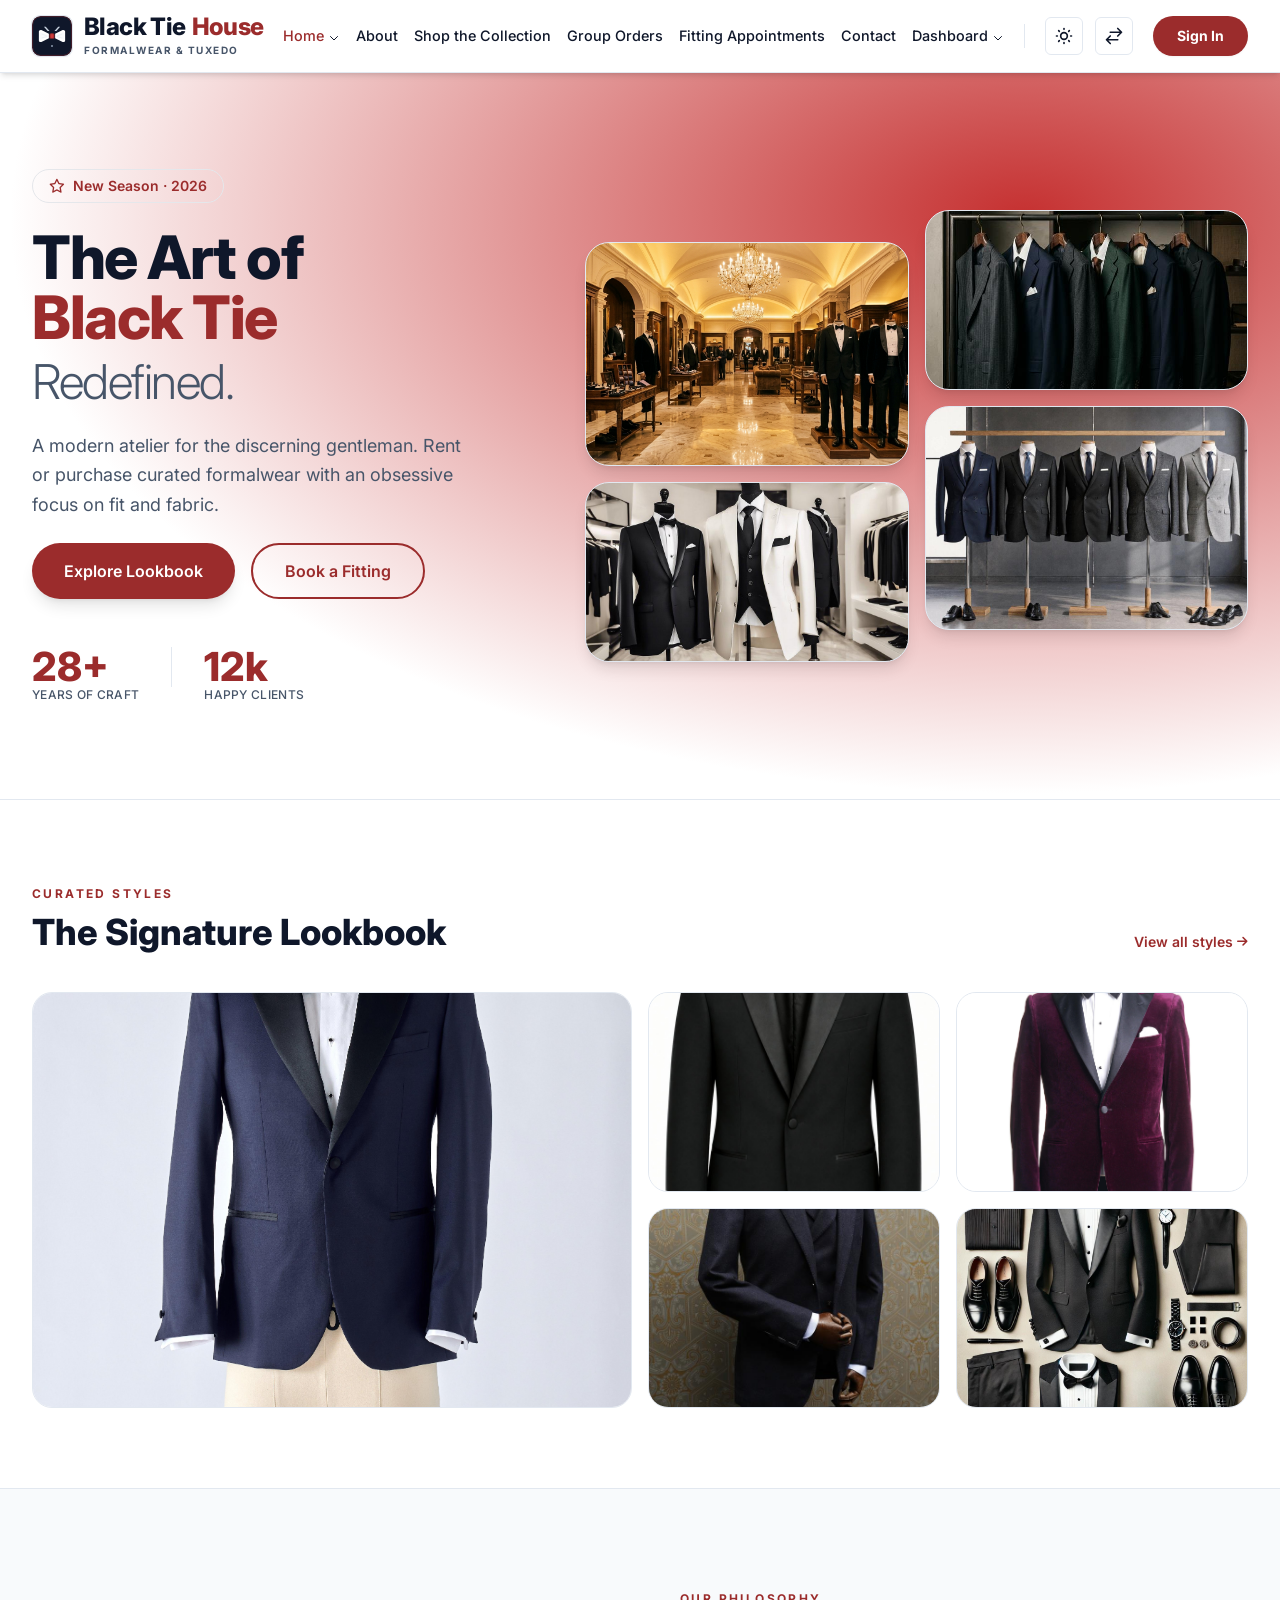
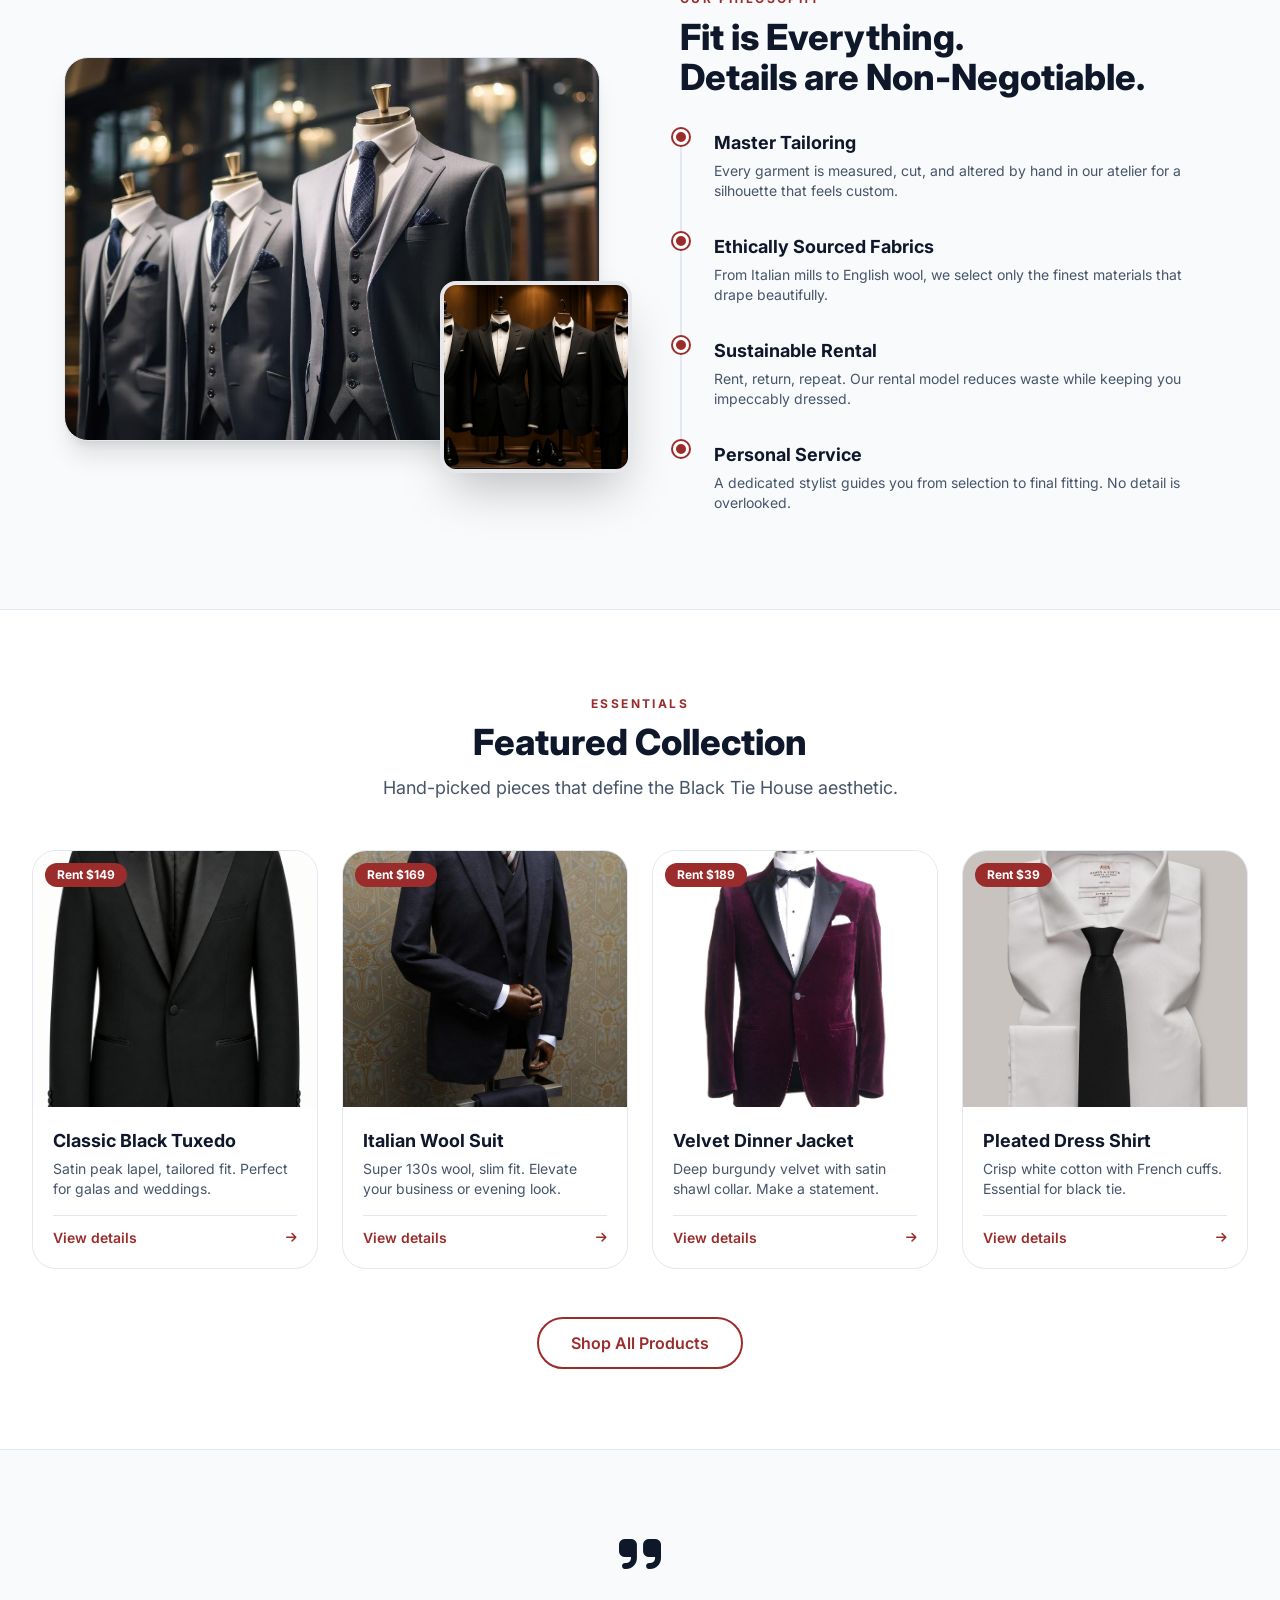
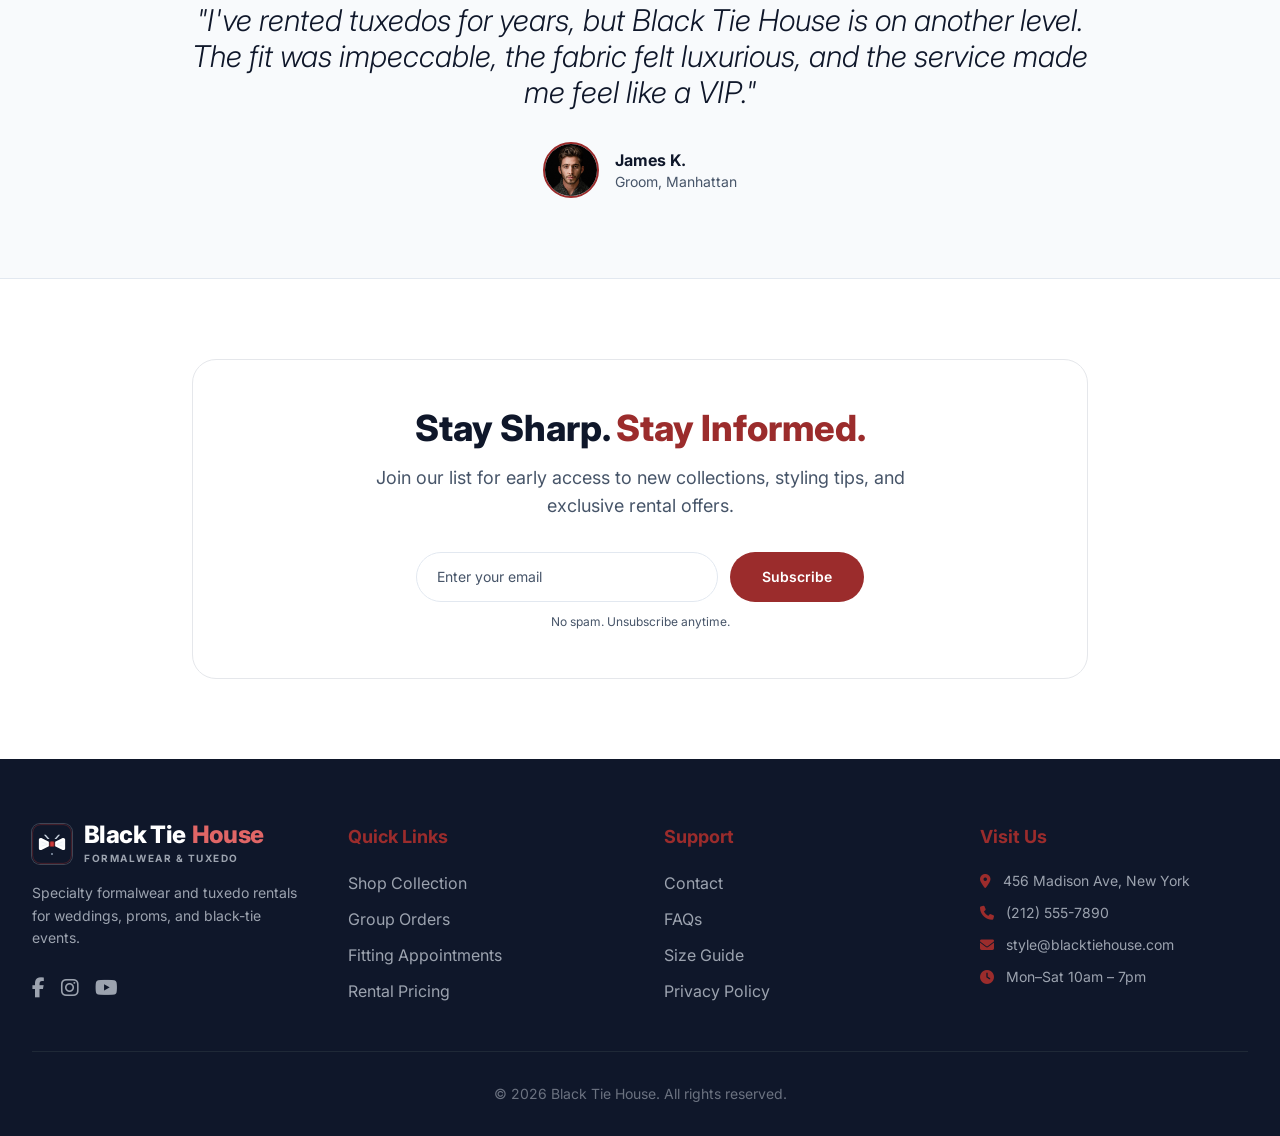
<file: home2.html>
<!DOCTYPE html>
<html lang="en" dir="ltr" data-theme="light">
<head>
    <meta charset="UTF-8">
    <meta name="viewport" content="width=device-width, initial-scale=1.0">
    <link rel="icon" type="image/svg+xml" href="assets/logo-icon.svg?v=2" />
    <link rel="preconnect" href="https://fonts.googleapis.com">
    <link rel="preconnect" href="https://fonts.gstatic.com" crossorigin>
    <link href="https://fonts.googleapis.com/css2?family=Inter:wght@300;400;500;600;700;800&display=swap" rel="stylesheet">
    <link rel="stylesheet" href="https://cdnjs.cloudflare.com/ajax/libs/font-awesome/6.5.2/css/all.min.css">
    <title>Black Tie House · Home 2</title>

    <script src="tailwind.js"></script>
    <script>
        tailwind.config = {
            darkMode: ['class', '[data-theme="dark"]'],
            theme: {
                extend: {
                    colors: {
                        'primary-text': 'var(--color-primary-text)',
                        'secondary-text': 'var(--color-secondary-text)',
                        accent: 'var(--color-accent)',
                        'accent-light': 'var(--color-accent-light)',
                        'accent-dark': 'var(--color-accent-dark)',
                        border: 'var(--color-border)',
                        hover: 'var(--color-hover)',
                    },
                    fontFamily: {
                        sans: ['Inter', 'system-ui', '-apple-system', 'sans-serif'],
                    }
                }
            }
        }
    </script>
    <style>
        :root, html[data-theme='light'] {
            --color-background: #FFFFFF;
            --color-primary-text: #0F172A;
            --color-secondary-text: #475569;
            --color-accent: #9B2C2C;
            --color-accent-light: #C53030;
            --color-accent-dark: #742A2A;
            --color-border: #E2E8F0;
            --color-hover: #F8FAFC;
            --color-footer-bg: #0F172A;
            --color-footer-text: #FFFFFF;
            --header-bg: rgba(255, 255, 255, 0.85);
        }
        html[data-theme='dark'] {
            --color-background: #0F172A;
            --color-primary-text: #F8FAFC;
            --color-secondary-text: #94A3B8;
            --color-accent: #E53E3E;
            --color-accent-light: #FC8181;
            --color-accent-dark: #C53030;
            --color-border: #1E293B;
            --color-hover: #1E293B;
            --color-footer-bg: #030712;
            --color-footer-text: #FFFFFF;
            --header-bg: rgba(15, 23, 42, 0.85);
        }

        body {
            background-color: var(--color-background);
            color: var(--color-primary-text);
            font-family: 'Inter', system-ui, -apple-system, sans-serif;
            transition: background-color 0.3s ease, color 0.3s ease;
            overflow-x: hidden;
        }

        ::-webkit-scrollbar { width: 10px; }
        ::-webkit-scrollbar-track { background: var(--color-background); }
        ::-webkit-scrollbar-thumb { background: var(--color-border); border-radius: 5px; }
        ::-webkit-scrollbar-thumb:hover { background: var(--color-accent); }

        .text-primary-text { color: var(--color-primary-text); }
        .text-secondary-text { color: var(--color-secondary-text); }
        .text-accent { color: var(--color-accent); }
        .bg-background { background-color: var(--color-background); }
        .bg-hover { background-color: var(--color-hover); }
        .bg-accent { background-color: var(--color-accent); }
        .border-border { border-color: var(--color-border); }
        .border-accent { border-color: var(--color-accent); }
        .hover\:text-accent:hover { color: var(--color-accent) !important; }

        #main-header {
            background-color: var(--header-bg);
            backdrop-filter: blur(12px);
            -webkit-backdrop-filter: blur(12px);
        }

        #main-footer {
            background-color: var(--color-footer-bg);
            color: var(--color-footer-text);
        }
        #main-footer .footer-heading { color: var(--color-accent) !important; }
        #main-footer .footer-link:hover { color: var(--color-accent); padding-left: 4px; transition: all 0.2s ease; }

        .nav-link {
            position: relative;
            transition: color 0.3s ease;
            padding-top: 0.25rem;
            padding-bottom: 0.25rem;
            font-weight: 500;
            font-size: 0.9rem;
        }
        .nav-link::after {
            content: '';
            position: absolute;
            left: 0; right: 0; bottom: 0;
            height: 2.5px;
            background-color: var(--color-accent);
            transform: scaleX(0);
            transition: transform 0.3s ease;
            border-radius: 4px;
        }
        .nav-link:hover:not(.active)::after { transform: scaleX(1); }
        .nav-link.active { color: var(--color-accent) !important; }

        .mobile-nav-link {
            color: var(--color-primary-text);
            position: relative;
            display: flex;
            align-items: center;
            justify-content: space-between;
            transition: all 0.2s ease;
        }
        .mobile-nav-link:hover { color: var(--color-accent); background-color: var(--color-hover); }
        .mobile-nav-link.active {
            color: var(--color-accent) !important;
            background-color: rgba(155, 44, 44, 0.08);
            font-weight: 700 !important;
            border-left: 3.5px solid var(--color-accent);
            padding-left: 0.85rem !important;
        }
        html[data-theme='dark'] .mobile-nav-link.active { background-color: rgba(229, 62, 62, 0.15); }
        html[dir='rtl'] .mobile-nav-link.active {
            border-left: none;
            border-right: 3.5px solid var(--color-accent);
            padding-left: 0.75rem !important;
            padding-right: 0.85rem !important;
        }
        .mobile-nav-sublink { transition: all 0.2s ease; }
        .mobile-nav-sublink:hover, .mobile-nav-sublink.active {
            color: var(--color-accent) !important;
            font-weight: 600 !important;
        }

        .dropdown-wrapper { position: relative; }
        .dropdown-menu {
            position: absolute;
            top: 100%;
            left: 0;
            background-color: var(--color-background);
            border: 1px solid var(--color-border);
            border-radius: 0.75rem;
            box-shadow: 0 12px 30px rgba(0, 0, 0, 0.15);
            min-width: 200px;
            z-index: 1000;
            opacity: 0;
            visibility: hidden;
            transform: translateY(8px);
            transition: opacity 0.25s ease, transform 0.25s ease, visibility 0.25s ease;
            padding: 0.4rem 0;
        }
        .dropdown-wrapper:hover .dropdown-menu {
            opacity: 1; visibility: visible; transform: translateY(0);
            display: block;
        }
        .dropdown-menu a {
            display: flex;
            align-items: center;
            padding: 0.6rem 1.2rem;
            color: var(--color-primary-text);
            text-decoration: none;
            font-size: 0.85rem;
            font-weight: 500;
            transition: all 0.2s ease;
            border-bottom: 1px solid var(--color-border);
        }
        .dropdown-menu a:last-child { border-bottom: none; }
        .dropdown-menu a:hover {
            background-color: var(--color-hover);
            color: var(--color-accent);
            padding-left: 1.5rem;
        }
        .dropdown-menu a.active { color: var(--color-accent); }
        .dropdown-menu a i { width: 20px; color: var(--color-accent); margin-right: 8px; }

        @media (max-width: 1024px) {
            .dropdown-menu { position: static; display: none; opacity: 1; visibility: visible; transform: none; box-shadow: none; }
            .dropdown-wrapper:hover .dropdown-menu { display: block; }
        }

        .btn-primary {
            background: var(--color-accent);
            color: white;
            transition: all 0.3s ease;
            cursor: pointer;
            display: inline-flex;
            align-items: center;
            justify-content: center;
        }
        .btn-primary:hover {
            background: var(--color-accent-dark);
            transform: translateY(-2px);
            box-shadow: 0 8px 24px rgba(155, 44, 44, 0.35);
        }
        .btn-primary:active { transform: translateY(0); }
        .btn-outline {
            background: transparent;
            color: var(--color-accent);
            border: 2px solid var(--color-accent);
            transition: all 0.3s ease;
            cursor: pointer;
            display: inline-flex;
            align-items: center;
            justify-content: center;
        }
        .btn-outline:hover {
            background: var(--color-accent);
            color: white;
            box-shadow: 0 4px 16px rgba(155, 44, 44, 0.25);
            transform: translateY(-2px);
        }
        .btn-outline:active { transform: translateY(0); }
        html[data-theme='dark'] .btn-outline:hover { background: var(--color-accent); color: #fff; }

        .hero-bg {
            background: radial-gradient(ellipse at 80% 20%, var(--color-accent-light) 0%, var(--color-background) 70%);
        }
        html[data-theme='dark'] .hero-bg {
            background: radial-gradient(ellipse at 80% 20%, #1E293B 0%, var(--color-background) 70%);
        }

        .feature-card {
            background: var(--color-background);
            border: 1px solid var(--color-border);
            border-radius: 16px;
            padding: 1.8rem;
            transition: all 0.3s ease;
        }
        .feature-card:hover {
            transform: translateY(-4px);
            box-shadow: 0 16px 32px rgba(155, 44, 44, 0.12);
            border-color: var(--color-accent);
        }
        .feature-card .icon-circle {
            width: 56px;
            height: 56px;
            border-radius: 14px;
            background: rgba(155, 44, 44, 0.1);
            display: flex;
            align-items: center;
            justify-content: center;
            font-size: 1.5rem;
            color: var(--color-accent);
            transition: transform 0.3s ease;
        }
        .feature-card:hover .icon-circle { transform: scale(1.1); }
        html[data-theme='dark'] .feature-card .icon-circle { background: rgba(229, 62, 62, 0.2); }

        .testimonial-card {
            background: var(--color-background);
            border: 1px solid var(--color-border);
            border-radius: 16px;
            padding: 1.8rem;
            transition: all 0.3s ease;
        }
        .testimonial-card:hover {
            transform: translateY(-3px);
            box-shadow: 0 12px 28px rgba(0, 0, 0, 0.08);
            border-color: var(--color-accent);
        }

        .img-placeholder {
            background: var(--color-hover);
            display: flex;
            align-items: center;
            justify-content: center;
            font-size: 3rem;
            color: var(--color-secondary-text);
            min-height: 180px;
            background-size: cover;
            background-position: center;
            transition: transform 0.4s ease;
        }
        html[data-theme='dark'] .img-placeholder { background-color: #1E293B; }

        /* Home2 unique styles */
        .editorial-card {
            background: var(--color-background);
            border: 1px solid var(--color-border);
            border-radius: 24px;
            transition: all 0.35s ease;
            overflow: hidden;
        }
        .editorial-card:hover {
            border-color: var(--color-accent);
            box-shadow: 0 20px 40px rgba(155, 44, 44, 0.15);
            transform: scale(1.01);
        }
        .lookbook-grid {
            display: grid;
            grid-template-columns: repeat(2, 1fr);
            gap: 1rem;
        }
        @media (min-width: 768px) {
            .lookbook-grid {
                grid-template-columns: repeat(4, 1fr);
                grid-auto-rows: 200px;
            }
        }
        .lookbook-item {
            border-radius: 20px;
            overflow: hidden;
            position: relative;
            background: var(--color-hover);
            transition: all 0.3s ease;
            border: 1px solid var(--color-border);
        }
        .lookbook-item:hover {
            border-color: var(--color-accent);
            transform: scale(1.02);
            z-index: 2;
            box-shadow: 0 12px 32px rgba(155, 44, 44, 0.2);
        }
        .lookbook-item img {
            width: 100%;
            height: 100%;
            object-fit: cover;
            transition: transform 0.5s ease;
        }
        .lookbook-item:hover img { transform: scale(1.08); }
        .lookbook-item .overlay {
            position: absolute;
            inset: 0;
            background: linear-gradient(to top, rgba(0,0,0,0.7) 0%, transparent 60%);
            opacity: 0;
            transition: opacity 0.3s ease;
            display: flex;
            align-items: flex-end;
            padding: 1rem;
        }
        .lookbook-item:hover .overlay { opacity: 1; }
        .stat-number {
            font-size: 2.5rem;
            font-weight: 800;
            color: var(--color-accent);
            line-height: 1;
        }
        .timeline-item {
            position: relative;
            padding-left: 2rem;
            padding-bottom: 2rem;
            border-left: 2px solid var(--color-border);
        }
        .timeline-item:last-child { border-left-color: transparent; padding-bottom: 0; }
        .timeline-item::before {
            content: '';
            position: absolute;
            left: -9px;
            top: 0;
            width: 16px;
            height: 16px;
            border-radius: 50%;
            background: var(--color-accent);
            border: 3px solid var(--color-background);
            box-shadow: 0 0 0 2px var(--color-accent);
        }
    </style>
</head>
<body class="antialiased flex flex-col min-h-screen">

    <!-- ======== HEADER / NAVIGATION (copied from reference) ======== -->
    <header class="sticky top-0 z-50 transition-colors duration-300 shadow-md border-b border-border bg-background" id="main-header">
        <nav class="container mx-auto px-4 sm:px-6 lg:px-8 py-3 flex items-center justify-between h-[72px]">
            <a href="index.html" class="flex items-center gap-3 group shrink-0 transition-transform duration-200 hover:scale-[1.02]">
                <img src="assets/logo-icon.svg" alt="Black Tie House" class="w-10 h-10 rounded-lg shadow-sm shrink-0 object-contain ring-1 ring-border dark:ring-white/15 transition-transform duration-300 group-hover:scale-105">
                <div class="flex flex-col">
                    <div class="flex items-baseline">
                        <span class="text-2xl font-extrabold tracking-tight text-primary-text leading-none font-sans">Black Tie</span>
                        <span class="text-2xl font-extrabold tracking-tight text-accent leading-none font-sans ml-1.5">House</span>
                    </div>
                    <span class="text-[10px] font-bold tracking-[0.15em] text-secondary-text uppercase mt-1">Formalwear & Tuxedo</span>
                </div>
            </a>

            <!-- Desktop Nav -->
            <div class="hidden xl:flex items-center space-x-5">
                <div class="flex space-x-4 rtl:space-x-reverse rtl:ml-6 text-primary-text font-medium">
                    <!-- Home Dropdown -->
                    <div class="dropdown-wrapper">
                        <button class="nav-link home-nav-link flex items-center">
                            Home <svg class="w-3 h-3 ml-1 relative top-[2px] transition-transform duration-200 text-primary-text" fill="none" stroke="currentColor" viewBox="0 0 24 24"><path stroke-linecap="round" stroke-linejoin="round" stroke-width="2" d="M19 9l-7 7-7-7"></path></svg>
                        </button>
                        <div class="dropdown-menu">
                            <a href="index.html">Home 1</a>
                            <a href="home2.html" class="active">Home 2</a>
                        </div>
                    </div>
                    
                    <a href="about.html" class="nav-link">About</a>
                    <a href="shop.html" class="nav-link">Shop the Collection</a>
                    <a href="group-orders.html" class="nav-link">Group Orders</a>
                    <a href="appointments.html" class="nav-link">Fitting Appointments</a>
                    <a href="contact.html" class="nav-link">Contact</a>
                    
                    <!-- Dashboard Dropdown -->
                    <div class="dropdown-wrapper">
                        <button class="nav-link flex items-center">
                            Dashboard <svg class="w-3 h-3 ml-1 relative top-[2px] transition-transform duration-200 text-primary-text" fill="none" stroke="currentColor" viewBox="0 0 24 24"><path stroke-linecap="round" stroke-linejoin="round" stroke-width="2" d="M19 9l-7 7-7-7"></path></svg>
                        </button>
                        <div class="dropdown-menu">
                            <a href="client.html">Client</a>
                            <a href="admin.html">Admin</a>
                        </div>
                    </div>
                </div>

                <div class="w-px h-6 bg-border mx-2"></div>

                <div class="flex items-center gap-3">
                    <button id="theme-toggle" class="text-primary-text hover:text-accent p-2 rounded-md border border-border transition duration-200">
                        <svg class="w-5 h-5 light-icon" fill="none" stroke="currentColor" viewBox="0 0 24 24"><path stroke-linecap="round" stroke-linejoin="round" stroke-width="2" d="M12 3v1m0 16v1m9-9h-1M4 12H3m15.364 6.364l-.707-.707M6.343 6.343l-.707-.707m12.728 0l-.707.707M6.343 17.657l-.707.707M16 12a4 4 0 11-8 0 4 4 0 018 0z"></path></svg>
                        <svg class="w-5 h-5 dark-icon hidden" fill="none" stroke="currentColor" viewBox="0 0 24 24"><path stroke-linecap="round" stroke-linejoin="round" stroke-width="2" d="M20.354 15.354A9 9 0 018.646 3.646 9.003 9.003 0 0012 21a9.003 9.003 0 008.354-5.646z"></path></svg>
                    </button>
                    <button id="rtl-toggle" class="text-primary-text hover:text-accent p-2 rounded-md border border-border transition duration-200">
                        <svg class="w-5 h-5" fill="none" stroke="currentColor" viewBox="0 0 24 24"><path stroke-linecap="round" stroke-linejoin="round" stroke-width="2" d="M7.5 21 3 16.5m0 0L7.5 12M3 16.5h13.5m0-13.5L21 7.5m0 0L16.5 12M21 7.5H7.5" /></svg>
                    </button>

                    <div class="flex items-center gap-2 ml-2">
                        <a href="login.html" class="btn-primary px-6 py-2.5 rounded-full font-bold text-sm shadow-sm hover:shadow-lg transition-all duration-200">Sign In</a>
                    </div>
                </div>
            </div>

            <div class="xl:hidden flex items-center">
                <button id="mobile-menu-open" class="text-primary-text hover:text-accent p-1.5 rounded-full">
                    <svg class="w-7 h-7" fill="none" stroke="currentColor" viewBox="0 0 24 24"><path stroke-linecap="round" stroke-linejoin="round" stroke-width="2" d="M4 6h16M4 12h16M4 18h16" /></svg>
                </button>
            </div>
        </nav>
    </header>

    <!-- ======== MAIN CONTENT ======== -->
    <main class="flex-grow">

        <!-- ======== SECTION 1: EDITORIAL HERO (new design) ======== -->
        <section class="relative py-16 lg:py-24 overflow-hidden hero-bg border-b border-border">
            <div class="absolute top-1/2 left-1/2 -translate-x-1/2 -translate-y-1/2 w-[600px] h-[600px] bg-accent/5 rounded-full blur-3xl pointer-events-none"></div>
            <div class="container mx-auto px-4 sm:px-6 lg:px-8 relative z-10">
                <div class="flex flex-col lg:flex-row items-center gap-12 lg:gap-20">
                    <!-- Left: Text -->
                    <div class="lg:w-5/12 w-full space-y-6 text-center lg:text-left">
                        <div class="inline-flex items-center gap-2 px-4 py-1.5 rounded-full bg-accent/10 border border-accent/30 text-sm font-semibold text-accent">
                            <i class="fa-regular fa-star"></i> New Season · 2026
                        </div>
                        <h1 class="text-4xl md:text-5xl lg:text-6xl font-extrabold leading-[1.1] tracking-tight text-primary-text">
                            The Art of <br>
                            <span class="text-accent">Black Tie</span> <br>
                            <span class="text-3xl md:text-4xl lg:text-5xl font-light text-secondary-text">Redefined.</span>
                        </h1>
                        <p class="text-lg text-secondary-text max-w-md mx-auto lg:mx-0 leading-relaxed">
                            A modern atelier for the discerning gentleman. Rent or purchase curated formalwear with an obsessive focus on fit and fabric.
                        </p>
                        <div class="flex flex-col sm:flex-row gap-4 justify-center lg:justify-start">
                            <a href="shop.html" class="btn-primary px-8 py-3.5 rounded-full font-semibold text-base shadow-lg shadow-accent/20">Explore Lookbook</a>
                            <a href="appointments.html" class="btn-outline px-8 py-3.5 rounded-full font-semibold text-base">Book a Fitting</a>
                        </div>
                        <!-- Quick stats -->
                        <div class="flex justify-center lg:justify-start gap-8 pt-6">
                            <div>
                                <div class="stat-number">28+</div>
                                <p class="text-xs text-secondary-text font-medium tracking-wide uppercase">Years of Craft</p>
                            </div>
                            <div class="w-px h-10 bg-border"></div>
                            <div>
                                <div class="stat-number">12k</div>
                                <p class="text-xs text-secondary-text font-medium tracking-wide uppercase">Happy Clients</p>
                            </div>
                        </div>
                    </div>
                    <!-- Right: Image mosaic -->
                    <div class="lg:w-7/12 w-full">
                        <div class="grid grid-cols-2 gap-4">
                            <div class="space-y-4 pt-8">
                                <div class="img-placeholder h-48 sm:h-56 rounded-3xl shadow-lg border border-border" style="background-image: url('assets/hero_tuxedo_shop.jpg');"></div>
                                <div class="img-placeholder h-36 sm:h-44 rounded-3xl shadow-lg border border-border" style="background-image: url('assets/o4.jpg');"></div>
                            </div>
                            <div class="space-y-4">
                                <div class="img-placeholder h-36 sm:h-44 rounded-3xl shadow-lg border border-border" style="background-image: url('assets/o5.jpg');"></div>
                                <div class="img-placeholder h-48 sm:h-56 rounded-3xl shadow-lg border border-border" style="background-image: url('assets/o6.jpg');"></div>
                            </div>
                        </div>
                    </div>
                </div>
            </div>
        </section>

        <!-- ======== SECTION 2: SIGNATURE LOOKBOOK (new design) ======== -->
        <section class="py-16 lg:py-20 bg-background">
            <div class="container mx-auto px-4 sm:px-6 lg:px-8">
                <div class="flex flex-col md:flex-row md:items-end justify-between mb-10">
                    <div>
                        <span class="text-xs font-bold tracking-[0.2em] text-accent uppercase">Curated Styles</span>
                        <h2 class="text-3xl lg:text-4xl font-extrabold text-primary-text mt-2">The Signature Lookbook</h2>
                    </div>
                    <a href="shop.html" class="text-accent font-semibold text-sm mt-4 md:mt-0 hover:underline flex items-center gap-1">View all styles <i class="fa-solid fa-arrow-right text-xs"></i></a>
                </div>
                <div class="lookbook-grid">
                    <div class="lookbook-item col-span-2 row-span-2">
                        <img src="assets/b1.jpg" alt="Midnight Blue Tuxedo">
                        <div class="overlay">
                            <div>
                                <span class="text-xs font-bold text-accent uppercase tracking-wider">Best Seller</span>
                                <h4 class="text-white font-bold text-lg">Midnight Blue Tuxedo</h4>
                            </div>
                        </div>
                    </div>
                    <div class="lookbook-item">
                        <img src="assets/b2.jpg" alt="Classic Black Notch">
                        <div class="overlay">
                            <div>
                                <span class="text-xs font-bold text-accent uppercase tracking-wider">Classic</span>
                                <h4 class="text-white font-bold text-base">Black Notch Lapel</h4>
                            </div>
                        </div>
                    </div>
                    <div class="lookbook-item">
                        <img src="assets/b3.jpg" alt="Velvet Dinner Jacket">
                        <div class="overlay">
                            <div>
                                <span class="text-xs font-bold text-accent uppercase tracking-wider">Statement</span>
                                <h4 class="text-white font-bold text-base">Velvet Dinner Jacket</h4>
                            </div>
                        </div>
                    </div>
                    <div class="lookbook-item">
                        <img src="assets/b4.jpg" alt="Italian Wool Suit">
                        <div class="overlay">
                            <div>
                                <span class="text-xs font-bold text-accent uppercase tracking-wider">Premium</span>
                                <h4 class="text-white font-bold text-base">Italian Wool Suit</h4>
                            </div>
                        </div>
                    </div>
                    <div class="lookbook-item">
                        <img src="assets/b5.jpg" alt="Accessories">
                        <div class="overlay">
                            <div>
                                <span class="text-xs font-bold text-accent uppercase tracking-wider">Details</span>
                                <h4 class="text-white font-bold text-base">Accessories</h4>
                            </div>
                        </div>
                    </div>
                </div>
            </div>
        </section>

        <!-- ======== SECTION 3: PHILOSOPHY / TIMELINE (new design) ======== -->
        <section class="py-16 lg:py-24 bg-hover border-y border-border">
            <div class="container mx-auto px-4 sm:px-6 lg:px-8">
                <div class="grid lg:grid-cols-2 gap-12 lg:gap-20 items-center max-w-6xl mx-auto">
                    <!-- Left: image stack -->
                    <div class="relative">
                        <div class="img-placeholder h-80 sm:h-96 rounded-3xl shadow-xl border border-border" style="background-image: url('assets/o8.jpg');"></div>
                        <div class="absolute sm:-bottom-4 sm:-right-4 lg:-bottom-8 lg:-right-8 w-48 h-48 img-placeholder rounded-2xl shadow-2xl border-4 border-background hidden sm:block" style="background-image: url('assets/o9.jpg');"></div>
                    </div>
                    <!-- Right: timeline -->
                    <div>
                        <span class="text-xs font-bold tracking-[0.2em] text-accent uppercase">Our Philosophy</span>
                        <h2 class="text-3xl lg:text-4xl font-extrabold text-primary-text mt-2 mb-8">Fit is Everything. <br>Details are Non-Negotiable.</h2>
                        <div class="space-y-0">
                            <div class="timeline-item">
                                <h3 class="font-bold text-primary-text text-lg">Master Tailoring</h3>
                                <p class="text-secondary-text text-sm mt-1">Every garment is measured, cut, and altered by hand in our atelier for a silhouette that feels custom.</p>
                            </div>
                            <div class="timeline-item">
                                <h3 class="font-bold text-primary-text text-lg">Ethically Sourced Fabrics</h3>
                                <p class="text-secondary-text text-sm mt-1">From Italian mills to English wool, we select only the finest materials that drape beautifully.</p>
                            </div>
                            <div class="timeline-item">
                                <h3 class="font-bold text-primary-text text-lg">Sustainable Rental</h3>
                                <p class="text-secondary-text text-sm mt-1">Rent, return, repeat. Our rental model reduces waste while keeping you impeccably dressed.</p>
                            </div>
                            <div class="timeline-item">
                                <h3 class="font-bold text-primary-text text-lg">Personal Service</h3>
                                <p class="text-secondary-text text-sm mt-1">A dedicated stylist guides you from selection to final fitting. No detail is overlooked.</p>
                            </div>
                        </div>
                    </div>
                </div>
            </div>
        </section>

        <!-- ======== SECTION 4: FEATURED COLLECTION / PRODUCT CARDS (new) ======== -->
        <section class="py-16 lg:py-20 bg-background">
            <div class="container mx-auto px-4 sm:px-6 lg:px-8">
                <div class="text-center max-w-2xl mx-auto mb-12">
                    <span class="text-xs font-bold tracking-[0.2em] text-accent uppercase">Essentials</span>
                    <h2 class="text-3xl lg:text-4xl font-extrabold text-primary-text mt-2">Featured Collection</h2>
                    <p class="text-secondary-text text-lg mt-3">Hand-picked pieces that define the Black Tie House aesthetic.</p>
                </div>
                <div class="grid sm:grid-cols-2 lg:grid-cols-4 gap-6 max-w-7xl mx-auto">
                    <!-- Card 1 -->
                    <div class="editorial-card flex flex-col">
                        <div class="relative h-64 overflow-hidden">
                            <img src="assets/b2.jpg" alt="Classic Tuxedo" class="w-full h-full object-cover">
                            <span class="absolute top-3 left-3 bg-accent text-white text-xs font-bold px-3 py-1 rounded-full">Rent $149</span>
                        </div>
                        <div class="p-5 flex flex-col flex-grow">
                            <h3 class="font-bold text-primary-text text-lg">Classic Black Tuxedo</h3>
                            <p class="text-secondary-text text-sm mt-1 flex-grow">Satin peak lapel, tailored fit. Perfect for galas and weddings.</p>
                            <div class="flex items-center justify-between mt-4 pt-3 border-t border-border">
                                <span class="text-accent font-semibold text-sm">View details</span>
                                <i class="fa-solid fa-arrow-right text-accent text-xs"></i>
                            </div>
                        </div>
                    </div>
                    <!-- Card 2 -->
                    <div class="editorial-card flex flex-col">
                        <div class="relative h-64 overflow-hidden">
                            <img src="assets/b4.jpg" alt="Italian Wool Suit" class="w-full h-full object-cover">
                            <span class="absolute top-3 left-3 bg-accent text-white text-xs font-bold px-3 py-1 rounded-full">Rent $169</span>
                        </div>
                        <div class="p-5 flex flex-col flex-grow">
                            <h3 class="font-bold text-primary-text text-lg">Italian Wool Suit</h3>
                            <p class="text-secondary-text text-sm mt-1 flex-grow">Super 130s wool, slim fit. Elevate your business or evening look.</p>
                            <div class="flex items-center justify-between mt-4 pt-3 border-t border-border">
                                <span class="text-accent font-semibold text-sm">View details</span>
                                <i class="fa-solid fa-arrow-right text-accent text-xs"></i>
                            </div>
                        </div>
                    </div>
                    <!-- Card 3 -->
                    <div class="editorial-card flex flex-col">
                        <div class="relative h-64 overflow-hidden">
                            <img src="assets/b3.jpg" alt="Velvet Dinner Jacket" class="w-full h-full object-cover">
                            <span class="absolute top-3 left-3 bg-accent text-white text-xs font-bold px-3 py-1 rounded-full">Rent $189</span>
                        </div>
                        <div class="p-5 flex flex-col flex-grow">
                            <h3 class="font-bold text-primary-text text-lg">Velvet Dinner Jacket</h3>
                            <p class="text-secondary-text text-sm mt-1 flex-grow">Deep burgundy velvet with satin shawl collar. Make a statement.</p>
                            <div class="flex items-center justify-between mt-4 pt-3 border-t border-border">
                                <span class="text-accent font-semibold text-sm">View details</span>
                                <i class="fa-solid fa-arrow-right text-accent text-xs"></i>
                            </div>
                        </div>
                    </div>
                    <!-- Card 4 -->
                    <div class="editorial-card flex flex-col">
                        <div class="relative h-64 overflow-hidden">
                            <img src="assets/b6.jpg" alt="Formal Shirt" class="w-full h-full object-cover">
                            <span class="absolute top-3 left-3 bg-accent text-white text-xs font-bold px-3 py-1 rounded-full">Rent $39</span>
                        </div>
                        <div class="p-5 flex flex-col flex-grow">
                            <h3 class="font-bold text-primary-text text-lg">Pleated Dress Shirt</h3>
                            <p class="text-secondary-text text-sm mt-1 flex-grow">Crisp white cotton with French cuffs. Essential for black tie.</p>
                            <div class="flex items-center justify-between mt-4 pt-3 border-t border-border">
                                <span class="text-accent font-semibold text-sm">View details</span>
                                <i class="fa-solid fa-arrow-right text-accent text-xs"></i>
                            </div>
                        </div>
                    </div>
                </div>
                <div class="text-center mt-12">
                    <a href="shop.html" class="btn-outline px-8 py-3 rounded-full font-semibold inline-block">Shop All Products</a>
                </div>
            </div>
        </section>

        <!-- ======== SECTION 5: TESTIMONIAL / QUOTE (new style) ======== -->
        <section class="py-16 lg:py-20 bg-hover border-y border-border">
            <div class="container mx-auto px-4 sm:px-6 lg:px-8">
                <div class="max-w-4xl mx-auto text-center">
                    <i class="fa-solid fa-quote-right text-5xl text-accent/30 mb-6"></i>
                    <p class="text-2xl sm:text-3xl font-light italic text-primary-text leading-relaxed">
                        "I've rented tuxedos for years, but Black Tie House is on another level. The fit was impeccable, the fabric felt luxurious, and the service made me feel like a VIP."
                    </p>
                    <div class="flex items-center justify-center gap-4 mt-8">
                        <img src="assets/pickup_event.jpg" alt="James K." class="w-14 h-14 rounded-full object-cover object-top border-2 border-accent">
                        <div class="text-left">
                            <h4 class="font-bold text-primary-text">James K.</h4>
                            <p class="text-secondary-text text-sm">Groom, Manhattan</p>
                        </div>
                    </div>
                </div>
            </div>
        </section>

        <!-- ======== SECTION 6: CTA / NEWSLETTER (new design) ======== -->
        <section class="py-16 lg:py-20 bg-background">
            <div class="container mx-auto px-4 sm:px-6 lg:px-8">
                <div class="max-w-4xl mx-auto bg-accent/5 border border-accent/20 rounded-3xl p-8 sm:p-12 text-center relative overflow-hidden">
                    <div class="absolute -top-20 -right-20 w-64 h-64 bg-accent/10 rounded-full blur-2xl"></div>
                    <div class="relative z-10">
                        <h2 class="text-3xl sm:text-4xl font-extrabold text-primary-text">Stay Sharp. <span class="text-accent">Stay Informed.</span></h2>
                        <p class="text-secondary-text text-lg mt-4 max-w-xl mx-auto">Join our list for early access to new collections, styling tips, and exclusive rental offers.</p>
                        <form class="flex flex-col sm:flex-row gap-3 max-w-md mx-auto mt-8">
                            <input type="email" placeholder="Enter your email" class="flex-grow px-5 py-3.5 rounded-full border border-border bg-background text-primary-text placeholder-secondary-text focus:outline-none focus:border-accent transition text-sm">
                            <button type="submit" class="btn-primary px-8 py-3.5 rounded-full font-semibold text-sm whitespace-nowrap">Subscribe</button>
                        </form>
                        <p class="text-xs text-secondary-text mt-3">No spam. Unsubscribe anytime.</p>
                    </div>
                </div>
            </div>
        </section>

    </main>

    <!-- ======== MOBILE DRAWER (copied from reference) ======== -->
    <div id="mobile-menu-drawer" class="fixed inset-0 z-50 pointer-events-none transition-all duration-300">
        <div id="drawer-backdrop" class="absolute inset-0 bg-black opacity-0 transition-opacity duration-300 pointer-events-none"></div>
        <div id="drawer-content" class="absolute top-0 left-0 right-0 bg-background rounded-b-2xl shadow-2xl p-6 xl:hidden max-h-[85vh] overflow-y-auto transform translate-y-[-100%] transition-transform duration-300 ease-out">
            <div class="flex justify-between items-center pb-4 border-b border-border">
                <a href="index.html" class="flex items-center gap-3 group shrink-0">
                    <img src="assets/logo-icon.svg" alt="Black Tie House" class="w-10 h-10 rounded-lg shadow-sm shrink-0 object-contain ring-1 ring-border dark:ring-white/15">
                    <div class="flex flex-col">
                        <div class="flex items-baseline">
                            <span class="text-xl font-extrabold tracking-tight text-primary-text leading-none font-sans">Black Tie</span>
                        <span class="text-xl font-extrabold tracking-tight text-accent leading-none font-sans ml-1.5">House</span>
                        </div>
                        <span class="text-[9px] font-bold tracking-[0.15em] text-secondary-text uppercase mt-0.5">Formalwear & Tuxedo</span>
                    </div>
                </a>
                <button id="mobile-menu-close" class="text-primary-text hover:text-accent"><svg class="w-6 h-6" fill="none" stroke="currentColor" viewBox="0 0 24 24"><path stroke-linecap="round" stroke-linejoin="round" stroke-width="2" d="M6 18L18 6M6 6l12 12"></path></svg></button>
            </div>
            <nav class="flex flex-col space-y-1.5 py-4">
                <div>
                    <button class="mobile-nav-link block font-semibold text-lg py-2.5 px-3 rounded-xl w-full text-left flex justify-between items-center" id="mobile-home-toggle">
                        <span>Home</span>
                        <svg class="w-4 h-4 transform transition-transform duration-200 text-primary-text" id="home-icon" fill="none" stroke="currentColor" viewBox="0 0 24 24"><path stroke-linecap="round" stroke-linejoin="round" stroke-width="2" d="M19 9l-7 7-7-7"></path></svg>
                    </button>
                    <div id="mobile-home-menu" class="hidden pl-4 flex flex-col space-y-1 mt-1 border-l-2 border-border">
                        <a href="index.html" class="mobile-nav-sublink block text-secondary-text hover:text-accent text-base py-1.5 px-2 rounded-lg">Home 1</a>
                        <a href="home2.html" class="mobile-nav-sublink active block text-secondary-text hover:text-accent text-base py-1.5 px-2 rounded-lg">Home 2</a>
                    </div>
                </div>
                <a href="about.html" class="mobile-nav-link block font-semibold text-lg py-2.5 px-3 rounded-xl">About</a>
                <a href="shop.html" class="mobile-nav-link block font-semibold text-lg py-2.5 px-3 rounded-xl">Shop the Collection</a>
                <a href="group-orders.html" class="mobile-nav-link block font-semibold text-lg py-2.5 px-3 rounded-xl">Group Orders</a>
                <a href="appointments.html" class="mobile-nav-link block font-semibold text-lg py-2.5 px-3 rounded-xl">Fitting Appointments</a>
                <a href="contact.html" class="mobile-nav-link block font-semibold text-lg py-2.5 px-3 rounded-xl">Contact</a>
                <div>
                    <button class="mobile-nav-link block font-semibold text-lg py-2.5 px-3 rounded-xl w-full text-left flex justify-between items-center" id="mobile-dash-toggle">
                        <span>Dashboard</span>
                        <svg class="w-4 h-4 transform transition-transform duration-200 text-primary-text" id="dash-icon" fill="none" stroke="currentColor" viewBox="0 0 24 24"><path stroke-linecap="round" stroke-linejoin="round" stroke-width="2" d="M19 9l-7 7-7-7"></path></svg>
                    </button>
                    <div id="mobile-dash-menu" class="hidden pl-4 flex flex-col space-y-1 mt-1 border-l-2 border-border">
                        <a href="client.html" class="mobile-nav-sublink block text-secondary-text hover:text-accent text-base py-1.5 px-2 rounded-lg">Client</a>
                        <a href="admin.html" class="mobile-nav-sublink block text-secondary-text hover:text-accent text-base py-1.5 px-2 rounded-lg">Admin</a>
                    </div>
                </div>
            </nav>
            <div class="pt-4 border-t border-border mt-2 flex justify-around items-center">
                <button id="drawer-rtl-toggle" class="flex flex-col items-center"><svg class="w-6 h-6" fill="none" stroke="currentColor" viewBox="0 0 24 24"><path stroke-linecap="round" stroke-linejoin="round" stroke-width="2" d="M7.5 21 3 16.5m0 0L7.5 12M3 16.5h13.5m0-13.5L21 7.5m0 0L16.5 12M21 7.5H7.5" /></svg><span class="text-xs mt-1 text-secondary-text">RTL</span></button>
                <button id="drawer-theme-toggle" class="flex flex-col items-center">
                    <svg class="w-6 h-6 light-icon" fill="none" stroke="currentColor" viewBox="0 0 24 24"><path stroke-linecap="round" stroke-linejoin="round" stroke-width="2" d="M12 3v1m0 16v1m9-9h-1M4 12H3m15.364 6.364l-.707-.707M6.343 6.343l-.707-.707m12.728 0l-.707.707M6.343 17.657l-.707.707M16 12a4 4 0 11-8 0 4 4 0 018 0z"/></svg>
                    <svg class="w-6 h-6 dark-icon hidden" fill="none" stroke="currentColor" viewBox="0 0 24 24"><path stroke-linecap="round" stroke-linejoin="round" stroke-width="2" d="M20.354 15.354A9 9 0 018.646 3.646 9.003 9.003 0 0012 21a9.003 9.003 0 008.354-5.646z"/></svg>
                    <span class="text-xs mt-1 text-secondary-text">Theme</span>
                </button>
            </div>
            <div class="flex mt-5 w-full">
                <a href="login.html" class="w-full btn-primary text-center py-3 rounded-full font-bold text-sm shadow-sm">Sign In</a>
            </div>
        </div>
    </div>

    <!-- ======== FOOTER (copied from reference) ======== -->
    <footer id="main-footer" class="pt-16 transition-colors duration-300">
        <div class="container mx-auto px-4 sm:px-6 lg:px-8">
            <div class="grid grid-cols-1 sm:grid-cols-2 lg:grid-cols-4 gap-12 pb-12 border-b border-gray-800 text-center sm:text-left">
                <div class="flex flex-col items-center sm:items-start">
                    <a href="index.html" class="flex items-center justify-center sm:justify-start gap-3 group shrink-0 transition-transform duration-200 hover:scale-[1.02]">
                        <img src="assets/logo-icon.svg" alt="Black Tie House" class="w-10 h-10 rounded-lg shadow-sm shrink-0 object-contain ring-1 ring-white/20 transition-transform duration-300 group-hover:scale-105">
                        <div class="flex flex-col text-left">
                            <div class="flex items-baseline">
                                <span class="text-2xl font-extrabold tracking-tight text-white leading-none font-sans">Black Tie</span>
                        <span class="text-2xl font-extrabold tracking-tight text-[#E06666] leading-none font-sans ml-1.5">House</span>
                            </div>
                            <span class="text-[10px] font-bold tracking-[0.15em] text-gray-400 uppercase mt-1">Formalwear & Tuxedo</span>
                        </div>
                    </a>
                    <p class="text-gray-400 text-sm mt-4 leading-relaxed max-w-sm sm:max-w-none">Specialty formalwear and tuxedo rentals for weddings, proms, and black-tie events.</p>
                    <div class="flex justify-center sm:justify-start gap-4 mt-6">
                        <a href="#" class="text-gray-400 hover:text-accent transition text-xl"><i class="fab fa-facebook-f"></i></a>
                        <a href="#" class="text-gray-400 hover:text-accent transition text-xl"><i class="fab fa-instagram"></i></a>
                        <a href="#" class="text-gray-400 hover:text-accent transition text-xl"><i class="fab fa-youtube"></i></a>
                    </div>
                </div>
                <div>
                    <h4 class="footer-heading font-bold text-lg mb-5">Quick Links</h4>
                    <ul class="space-y-3">
                        <li><a href="shop.html" class="footer-link text-gray-400 hover:text-accent transition">Shop Collection</a></li>
                        <li><a href="group-orders.html" class="footer-link text-gray-400 hover:text-accent transition">Group Orders</a></li>
                        <li><a href="appointments.html" class="footer-link text-gray-400 hover:text-accent transition">Fitting Appointments</a></li>
                        <li><a href="pricing.html" class="footer-link text-gray-400 hover:text-accent transition">Rental Pricing</a></li>
                    </ul>
                </div>
                <div>
                    <h4 class="footer-heading font-bold text-lg mb-5">Support</h4>
                    <ul class="space-y-3">
                        <li><a href="contact.html" class="footer-link text-gray-400 hover:text-accent transition">Contact</a></li>
                        <li><a href="contact.html#faq" class="footer-link text-gray-400 hover:text-accent transition">FAQs</a></li>
                        <li><a href="#" class="footer-link text-gray-400 hover:text-accent transition">Size Guide</a></li>
                        <li><a href="#" class="footer-link text-gray-400 hover:text-accent transition">Privacy Policy</a></li>
                    </ul>
                </div>
                <div>
                    <h4 class="footer-heading font-bold text-lg mb-5">Visit Us</h4>
                    <ul class="space-y-3 text-gray-400 text-sm">
                        <li class="flex items-center justify-center sm:justify-start gap-3"><i class="fas fa-map-marker-alt text-accent"></i> 456 Madison Ave, New York</li>
                        <li class="flex items-center justify-center sm:justify-start gap-3"><i class="fas fa-phone text-accent"></i> (212) 555-7890</li>
                        <li class="flex items-center justify-center sm:justify-start gap-3"><i class="fas fa-envelope text-accent"></i> style@blacktiehouse.com</li>
                        <li class="flex items-center justify-center sm:justify-start gap-3"><i class="fas fa-clock text-accent"></i> Mon–Sat 10am – 7pm</li>
                    </ul>
                </div>
            </div>
            <div class="py-8 text-center text-gray-500 text-sm">© 2026 Black Tie House. All rights reserved.</div>
        </div>
    </footer>

    <!-- ======== SCRIPTS (copied from reference) ======== -->
    <script>
        document.addEventListener('DOMContentLoaded', () => {
            const html = document.documentElement;

            // Mobile Drawer
            const menuDrawer = document.getElementById('mobile-menu-drawer');
            const menuContent = document.getElementById('drawer-content');
            const menuBackdrop = document.getElementById('drawer-backdrop');

            const openDrawer = () => {
                menuDrawer.classList.remove('pointer-events-none');
                menuContent.classList.remove('translate-y-[-100%]');
                menuBackdrop.classList.add('opacity-50', 'pointer-events-auto');
                document.body.style.overflow = 'hidden';
            };
            const closeDrawer = () => {
                menuContent.classList.add('translate-y-[-100%]');
                menuBackdrop.classList.remove('opacity-50', 'pointer-events-auto');
                setTimeout(() => { menuDrawer.classList.add('pointer-events-none'); document.body.style.overflow = ''; }, 300);
            };

            document.getElementById('mobile-menu-open').addEventListener('click', openDrawer);
            document.getElementById('mobile-menu-close').addEventListener('click', closeDrawer);
            menuBackdrop.addEventListener('click', closeDrawer);

            // Mobile Accordion (Home & Dashboard)
            const setupAccordion = (toggleId, menuId, iconId) => {
                const toggle = document.getElementById(toggleId);
                toggle?.addEventListener('click', () => {
                    const menu = document.getElementById(menuId);
                    const icon = document.getElementById(iconId);
                    if(menu) menu.classList.toggle('hidden');
                    if(icon) icon.classList.toggle('rotate-180');
                });
            };
            setupAccordion('mobile-home-toggle', 'mobile-home-menu', 'home-icon');
            setupAccordion('mobile-dash-toggle', 'mobile-dash-menu', 'dash-icon');

            // Theme Toggle
            const themeToggles = [document.getElementById('theme-toggle'), document.getElementById('drawer-theme-toggle')];
            const applyTheme = (theme) => {
                html.setAttribute('data-theme', theme);
                document.querySelectorAll('.light-icon').forEach(i => i.classList.toggle('hidden', theme === 'dark'));
                document.querySelectorAll('.dark-icon').forEach(i => i.classList.toggle('hidden', theme === 'light'));
            };
            themeToggles.forEach(btn => btn?.addEventListener('click', () => {
                const next = html.getAttribute('data-theme') === 'light' ? 'dark' : 'light';
                localStorage.setItem('theme', next);
                applyTheme(next);
            }));
            applyTheme(localStorage.getItem('theme') || 'light');

            // RTL Toggle
            const rtlToggles = [document.getElementById('rtl-toggle'), document.getElementById('drawer-rtl-toggle')];
            rtlToggles.forEach(btn => btn?.addEventListener('click', () => {
                const current = html.getAttribute('dir') === 'rtl' ? 'ltr' : 'rtl';
                html.setAttribute('dir', current);
                localStorage.setItem('dir', current);
            }));
            const savedDir = localStorage.getItem('dir');
            if (savedDir) html.setAttribute('dir', savedDir);

            // Active Nav Logic (Desktop + Mobile Drawer)
            const setActiveNavLink = () => {
                const currentPath = window.location.pathname.split('/').pop() || 'home2.html';
                document.querySelectorAll('.dropdown-menu a[href]').forEach(link => {
                    link.classList.toggle('active', link.getAttribute('href') === currentPath);
                });
                document.querySelector('.home-nav-link')?.classList.toggle('active', ['index.html', 'home2.html'].includes(currentPath));
                
                document.querySelectorAll('.nav-link').forEach(link => {
                    if (link.classList.contains('home-nav-link')) return;
                    if (link.getAttribute('href') === currentPath) {
                        link.classList.add('active');
                    } else {
                        link.classList.remove('active');
                    }
                });

                // Highlight Home2 nav-link on home2
                document.querySelectorAll('.nav-link').forEach(link => {
                    if (link.getAttribute('href') === 'home2.html' && (currentPath === 'home2.html')) {
                        link.classList.add('active');
                    }
                });

                document.querySelectorAll('.mobile-nav-link').forEach(link => {
                    if (link.getAttribute('href') === currentPath) {
                        link.classList.add('active');
                    } else {
                        link.classList.remove('active');
                    }
                });

                document.querySelectorAll('.mobile-nav-sublink').forEach(link => {
                    if (link.getAttribute('href') === currentPath) {
                        link.classList.add('active');
                    } else {
                        link.classList.remove('active');
                    }
                });

                // Open mobile accordions if sublink active
                if (['client.html', 'admin.html', 'dashboard.html'].includes(currentPath)) {
                    document.getElementById('mobile-dash-toggle')?.classList.add('active');
                    document.getElementById('mobile-dash-menu')?.classList.remove('hidden');
                    document.getElementById('dash-icon')?.classList.add('rotate-180');
                }
                if (['index.html', 'home2.html', ''].includes(currentPath)) {
                    document.getElementById('mobile-home-toggle')?.classList.add('active');
                    document.getElementById('mobile-home-menu')?.classList.remove('hidden');
                    document.getElementById('home-icon')?.classList.add('rotate-180');
                }
            };
            setActiveNavLink();
        });
    </script>
</body>
</html>
</file>
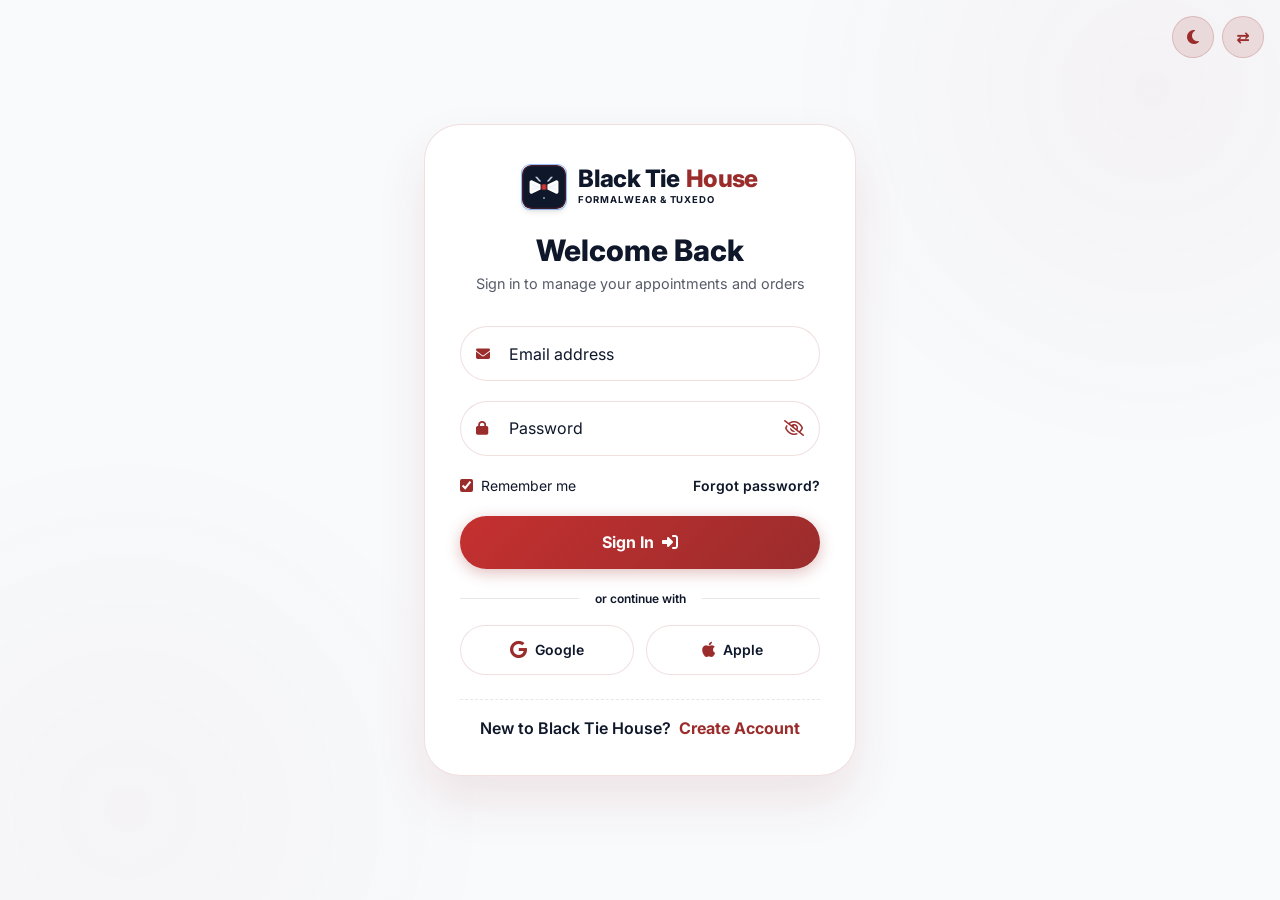
<file: login.html>
<!DOCTYPE html>
<html lang="en" dir="ltr" data-theme="light">
<head>
    <meta charset="UTF-8">
    <meta name="viewport" content="width=device-width, initial-scale=1.0, height=device-height, viewport-fit=cover">
    <title>Sign In · Black Tie House — Formalwear & Tuxedo</title>

    <link rel="icon" type="image/svg+xml" href="assets/logo-icon.svg?v=2">

    <!-- Tailwind CSS -->
    <script src="tailwind.js"></script>
    <script>
        tailwind.config = {
            darkMode: 'class',
            theme: {
                extend: {
                    colors: {
                        'bth-primary': 'var(--color-primary)',
                        'bth-primary-light': 'var(--color-primary-light)',
                        'bth-primary-dark': 'var(--color-primary-dark)',
                        'bth-primary-bright': 'var(--color-primary-bright)',
                        'bth-accent': 'var(--color-accent)',
                        'bg-warm': 'var(--color-bg-warm)',
                        'neutral-dark': 'var(--color-text-dark)',
                        'neutral-light': '#E8EDF2',
                        'dark-bg': '#0F172A',
                        'dark-card': '#141A24',
                        'dark-surface': '#1E293B',
                    },
                    fontFamily: {
                        'sans': ['Inter', '-apple-system', 'BlinkMacSystemFont', 'Segoe UI', 'Roboto', 'sans-serif'],
                        'display': ['Inter', 'sans-serif'],
                    },
                    animation: {
                        'fade-in': 'fadeIn 0.4s ease-out',
                        'slide-up': 'slideUp 0.5s ease-out',
                    },
                    keyframes: {
                        fadeIn: { '0%': { opacity: '0', transform: 'translateY(12px)' }, '100%': { opacity: '1', transform: 'translateY(0)' } },
                        slideUp: { '0%': { transform: 'translateY(30px)', opacity: '0' }, '100%': { transform: 'translateY(0)', opacity: '1' } },
                    }
                }
            }
        }
    </script>

    <!-- Fonts & Icons -->
    <link rel="preconnect" href="https://fonts.googleapis.com">
    <link rel="preconnect" href="https://fonts.gstatic.com" crossorigin>
    <link href="https://fonts.googleapis.com/css2?family=Inter:wght@300;400;500;600;700;800&display=swap" rel="stylesheet">
    <link rel="stylesheet" href="https://cdnjs.cloudflare.com/ajax/libs/font-awesome/6.6.0/css/all.min.css">

    <style>
        :root, [data-theme="light"] {
            --color-primary: #9B2C2C;
            --color-primary-light: #C53030;
            --color-primary-dark: #742A2A;
            --color-primary-bright: #C53030;
            --color-accent: #9B2C2C;
            --color-bg-warm: #F8FAFC;
            --color-text-dark: #0F172A;
            --color-rgb-primary: 155, 44, 44;
            --color-rgb-bright: 197, 48, 48;
        }

        html, body {
            height: 100%;
            overflow: hidden;
            margin: 0;
            padding: 0;
        }

        body {
            background-color: var(--color-bg-warm);
            color: var(--color-text-dark);
            display: flex;
            flex-direction: column;
            align-items: center;
            justify-content: center;
            position: relative;
            font-family: 'Inter', system-ui, sans-serif;
            transition: background-color 0.4s ease, color 0.4s ease;
        }

        .dark body {
            background-color: #0F172A;
            color: #E2E8F0;
        }

        .dark .text-neutral-dark { color: #E2E8F0; }
        .dark input, .dark select, .dark textarea { color: #FFFFFF !important; }

        /* Theme toggles — top-right */
        .theme-toggle-wrapper {
            position: fixed;
            top: 16px;
            right: 16px;
            z-index: 1000;
            display: flex;
            gap: 8px;
        }

        [dir="rtl"] .theme-toggle-wrapper {
            right: auto;
            left: 16px;
        }

        .toggle-btn {
            width: 42px;
            height: 42px;
            border-radius: 50%;
            display: inline-flex;
            align-items: center;
            justify-content: center;
            background: rgba(var(--color-rgb-primary), 0.12);
            color: var(--color-primary);
            transition: all 0.3s ease;
            border: 1px solid rgba(var(--color-rgb-primary), 0.2);
            cursor: pointer;
            font-size: 1rem;
            font-weight: bold;
        }

        .dark .toggle-btn {
            background: rgba(var(--color-rgb-bright), 0.12);
            color: var(--color-primary-bright);
            border-color: rgba(var(--color-rgb-bright), 0.2);
        }

        .toggle-btn:hover {
            transform: scale(1.08);
            background: var(--color-primary);
            color: #FFFFFF;
        }

        .dark .toggle-btn:hover {
            background: var(--color-primary-bright);
            color: #0F172A;
        }

        /* Login Card */
        .login-card {
            background: #FFFFFF;
            border-radius: 36px;
            padding: 2.5rem 2.2rem 2.2rem;
            box-shadow: 0 25px 50px rgba(var(--color-rgb-primary), 0.10);
            border: 1px solid rgba(var(--color-rgb-primary), 0.15);
            width: 100%;
            max-width: 460px;
            margin: 0 auto;
            transition: background-color 0.4s ease, border-color 0.4s ease;
        }

        .dark .login-card {
            background: #141A24;
            border-color: rgba(var(--color-rgb-bright), 0.2);
            box-shadow: 0 25px 50px rgba(0, 0, 0, 0.5);
        }

        /* Input styling */
        .login-input {
            width: 100%;
            padding: 0.9rem 1.2rem 0.9rem 3rem;
            border-radius: 50px;
            border: 1.5px solid rgba(var(--color-rgb-primary), 0.15);
            background: #FFFFFF;
            font-size: 0.95rem;
            transition: all 0.3s ease;
            color: var(--color-text-dark);
            font-family: 'Inter', sans-serif;
        }

        .dark .login-input {
            background: #0F172A;
            border-color: rgba(var(--color-rgb-bright), 0.2);
            color: #E2E8F0;
        }

        .login-input:focus {
            outline: none;
            border-color: var(--color-primary);
            box-shadow: 0 0 0 4px rgba(var(--color-rgb-primary), 0.15);
        }

        .dark .login-input:focus {
            border-color: var(--color-primary-bright);
            box-shadow: 0 0 0 4px rgba(var(--color-rgb-bright), 0.12);
        }

        .login-input::placeholder {
            color: rgba(var(--color-text-dark), 0.4);
        }
        .dark .login-input::placeholder {
            color: rgba(226, 232, 240, 0.3);
        }

        /* Password wrapper */
        .password-wrapper {
            position: relative;
            width: 100%;
        }

        .password-wrapper .login-input {
            padding-right: 3rem;
        }

        .toggle-password {
            position: absolute;
            right: 1rem;
            top: 50%;
            transform: translateY(-50%);
            cursor: pointer;
            color: var(--color-primary);
            font-size: 1rem;
            transition: color 0.2s;
            background: transparent;
            border: none;
            z-index: 5;
            display: flex;
            align-items: center;
            justify-content: center;
        }

        .dark .toggle-password {
            color: var(--color-primary-bright);
        }

        .toggle-password:hover {
            color: var(--color-primary-dark);
        }

        [dir="rtl"] .toggle-password {
            right: auto;
            left: 1rem;
        }

        [dir="rtl"] .password-wrapper .login-input {
            padding-right: 1.2rem;
            padding-left: 3rem;
        }

        [dir="rtl"] .input-icon {
            left: auto;
            right: 1.1rem;
        }

        /* Primary button */
        .btn-bth {
            background: linear-gradient(135deg, var(--color-primary-light) 0%, var(--color-primary) 100%);
            color: #FFFFFF;
            font-weight: 700;
            padding: 0.9rem 1.8rem;
            border-radius: 50px;
            transition: all 0.3s ease;
            display: inline-flex;
            align-items: center;
            justify-content: center;
            width: 100%;
            font-size: 1rem;
            border: none;
            cursor: pointer;
            font-family: 'Inter', sans-serif;
            box-shadow: 0 4px 15px rgba(var(--color-rgb-primary), 0.3);
        }

        .dark .btn-bth {
            background: linear-gradient(135deg, var(--color-primary-bright) 0%, var(--color-primary) 100%);
            color: #0F172A;
            box-shadow: 0 4px 15px rgba(var(--color-rgb-bright), 0.3);
        }

        .btn-bth:hover {
            transform: translateY(-2px);
            box-shadow: 0 10px 25px rgba(var(--color-rgb-primary), 0.4);
        }

        .dark .btn-bth:hover {
            box-shadow: 0 10px 25px rgba(var(--color-rgb-bright), 0.4);
        }

        /* Social login buttons */
        .social-btn {
            flex: 1;
            padding: 0.8rem 0.5rem;
            border-radius: 50px;
            border: 1.5px solid rgba(var(--color-rgb-primary), 0.15);
            background: #FFFFFF;
            color: var(--color-text-dark);
            font-weight: 600;
            font-size: 0.9rem;
            display: inline-flex;
            align-items: center;
            justify-content: center;
            transition: all 0.25s ease;
            gap: 0.5rem;
            white-space: nowrap;
            cursor: pointer;
            font-family: 'Inter', sans-serif;
        }

        .dark .social-btn {
            background: #0F172A;
            border-color: rgba(var(--color-rgb-bright), 0.2);
            color: #E2E8F0;
        }

        .social-btn:hover {
            background: var(--color-bg-warm);
            border-color: var(--color-primary);
            transform: translateY(-2px);
        }

        .dark .social-btn:hover {
            background: rgba(var(--color-rgb-bright), 0.08);
            border-color: var(--color-primary-bright);
        }

        .social-btn i {
            font-size: 1.1rem;
            color: var(--color-primary);
        }

        .dark .social-btn i {
            color: var(--color-primary-bright);
        }

        /* Logo container */
        .logo-center {
            display: flex;
            flex-direction: column;
            align-items: center;
            justify-content: center;
            margin-bottom: 1.5rem;
        }

        .welcome-title {
            font-family: 'Inter', sans-serif;
            font-size: 1.85rem;
            font-weight: 800;
            color: var(--color-text-dark);
            margin-top: 1.5rem;
            margin-bottom: 0.25rem;
            text-align: center;
            line-height: 1.2;
        }

        .dark .welcome-title {
            color: #E2E8F0;
        }

        .welcome-subtitle {
            font-size: 0.9rem;
            color: var(--color-text-dark);
            text-align: center;
            margin-bottom: 0.5rem;
            font-weight: 400;
            opacity: 0.7;
        }

        .dark .welcome-subtitle {
            color: #E2E8F0;
        }

        /* RTL adjustments */
        [dir="rtl"] .login-input {
            padding: 0.9rem 3rem 0.9rem 1.2rem;
        }

        [dir="rtl"] .input-icon {
            left: auto;
            right: 1.1rem;
        }

        [dir="rtl"] .fa-arrow-right {
            transform: scaleX(-1);
        }

        /* Responsive */
        @media (max-height: 650px) {
            .login-card { padding: 1.2rem 1.5rem; transform: scale(0.92); transform-origin: center; }
            .logo-center { margin-bottom: 0.5rem; }
            .welcome-title { font-size: 1.4rem; margin-top: 0.5rem; }
            .welcome-subtitle { font-size: 0.8rem; margin-bottom: 0.5rem; }
            .login-input { padding: 0.65rem 1rem 0.65rem 2.5rem; font-size: 0.85rem; }
            .btn-bth { padding: 0.65rem 1.2rem; font-size: 0.9rem; }
            .theme-toggle-wrapper { top: 8px; right: 8px; }
            .toggle-btn { width: 34px; height: 34px; font-size: 0.8rem; }
        }

        @media (max-width: 380px) {
            .login-card { padding: 1.5rem 1.2rem; border-radius: 24px; }
            .welcome-title { font-size: 1.3rem; }
            .login-input { padding: 0.7rem 1rem 0.7rem 2.8rem; font-size: 0.85rem; }
        }

        @media (max-width: 480px) {
            .theme-toggle-wrapper { top: 12px; right: 12px; }
            [dir="rtl"] .theme-toggle-wrapper { left: 12px; right: auto; }
        }

        .container-tight {
            max-width: 480px;
            width: 100%;
            padding: 0 1.5rem;
        }

        .custom-checkbox {
            accent-color: var(--color-primary);
        }

        .dark .custom-checkbox {
            accent-color: var(--color-primary-bright);
        }

        a {
            transition: all 0.2s ease;
        }

        /* Background decorative glow */
        .bg-glow {
            position: fixed;
            top: -30%;
            right: -20%;
            width: 60%;
            height: 80%;
            background: radial-gradient(circle, rgba(var(--color-rgb-primary), 0.04) 0%, transparent 70%);
            pointer-events: none;
            z-index: 0;
        }

        .dark .bg-glow {
            background: radial-gradient(circle, rgba(var(--color-rgb-bright), 0.04) 0%, transparent 70%);
        }

        .bg-glow-left {
            position: fixed;
            bottom: -30%;
            left: -20%;
            width: 60%;
            height: 80%;
            background: radial-gradient(circle, rgba(var(--color-rgb-primary), 0.03) 0%, transparent 70%);
            pointer-events: none;
            z-index: 0;
        }

        .dark .bg-glow-left {
            background: radial-gradient(circle, rgba(var(--color-rgb-bright), 0.03) 0%, transparent 70%);
        }

        /* Role selector styling */
        .role-selector {
            display: flex;
            gap: 0.5rem;
            background: rgba(var(--color-rgb-primary), 0.06);
            border-radius: 50px;
            padding: 0.25rem;
            border: 1px solid rgba(var(--color-rgb-primary), 0.1);
        }

        .dark .role-selector {
            background: rgba(var(--color-rgb-bright), 0.08);
            border-color: rgba(var(--color-rgb-bright), 0.15);
        }

        .role-btn {
            flex: 1;
            padding: 0.5rem 1rem;
            border-radius: 50px;
            font-size: 0.8rem;
            font-weight: 600;
            transition: all 0.3s ease;
            border: none;
            background: transparent;
            color: var(--color-text-dark);
            opacity: 0.7;
            cursor: pointer;
            font-family: 'Inter', sans-serif;
        }

        .dark .role-btn {
            color: #E2E8F0;
        }

        .role-btn.active {
            background: var(--color-primary);
            color: white;
            opacity: 1;
            box-shadow: 0 4px 12px rgba(var(--color-rgb-primary), 0.25);
        }

        .dark .role-btn.active {
            background: var(--color-primary-bright);
            color: #0F172A;
        }

        .role-btn:hover:not(.active) {
            background: rgba(var(--color-rgb-primary), 0.08);
        }

        .dark .role-btn:hover:not(.active) {
            background: rgba(var(--color-rgb-bright), 0.1);
        }
    </style>
</head>

<body>

    <!-- Background Glows -->
    <div class="bg-glow"></div>
    <div class="bg-glow-left"></div>

    <!-- ===== THEME TOGGLES - TOP-RIGHT ===== -->
    <div class="theme-toggle-wrapper">
        <button id="theme-toggle" class="toggle-btn" title="Dark / Light">
            <i class="fas fa-moon dark:hidden"></i>
            <i class="fas fa-sun hidden dark:inline"></i>
        </button>
        <button id="rtl-toggle" class="toggle-btn" title="RTL / LTR">
            ⇄
        </button>
    </div>

    <!-- ===== LOGIN CARD ===== -->
    <div class="container-tight relative z-10">
        <div class="login-card animate-fade-in">

            <!-- ===== LOGO - CENTERED ===== -->
            <div class="logo-center">
                <a href="index.html" class="flex items-center gap-3 group shrink-0 transition-transform duration-200 hover:scale-[1.02] inline-flex">
                    <img src="assets/logo-icon.svg" alt="Black Tie House" class="w-11 h-11 rounded-lg shadow-md shrink-0 object-contain ring-1 ring-border dark:ring-white/15 transition-transform duration-300 group-hover:scale-105">
                    <div class="flex flex-col text-left">
                        <div class="flex items-baseline">
                            <span class="text-2xl font-extrabold tracking-tight text-neutral-dark dark:text-white leading-none">Black Tie</span>
                            <span class="text-2xl font-extrabold tracking-tight text-bth-accent dark:text-red-400 leading-none ml-1.5">House</span>
                        </div>
                        <span class="text-[9.5px] font-bold tracking-widest text-neutral-dark/60 dark:text-gray-400 uppercase mt-0.5">Formalwear & Tuxedo</span>
                    </div>
                </a>

                <h1 class="welcome-title">Welcome Back</h1>
                <p class="welcome-subtitle">Sign in to manage your appointments and orders</p>
            </div>

           

            <!-- ===== LOGIN FORM ===== -->
            <form id="loginForm" class="space-y-5">

                <!-- Email field -->
                <div class="relative">
                    <span class="absolute inset-y-0 left-0 flex items-center pl-4 text-bth-primary input-icon">
                        <i class="fas fa-envelope w-5 text-sm"></i>
                    </span>
                    <input type="email" name="email" id="login-email" placeholder="Email address" required
                        class="login-input text-sm md:text-base">
                </div>

                <!-- Password field with eye icon -->
                <div class="password-wrapper">
                    <span class="absolute inset-y-0 left-0 flex items-center pl-4 text-bth-primary input-icon">
                        <i class="fas fa-lock w-5 text-sm"></i>
                    </span>
                    <input type="password" id="login-password" name="password" placeholder="Password" required
                        class="login-input text-sm md:text-base">
                    <button type="button" class="toggle-password" data-target="login-password"
                        aria-label="Show password">
                        <i class="far fa-eye-slash"></i>
                    </button>
                </div>

                <!-- Remember + Forgot -->
                <div class="flex items-center justify-between text-xs md:text-sm">
                    <label class="flex items-center space-x-2 rtl:space-x-reverse cursor-pointer text-neutral-dark dark:text-gray-300">
                        <input type="checkbox" class="rounded border-gray-300 dark:border-gray-600 custom-checkbox" checked>
                        <span class="ml-1 rtl:mr-1">Remember me</span>
                    </label>
                    <a href="#" id="forgotPasswordLink"
                        class="text-neutral-dark dark:text-gray-300 hover:text-bth-primary font-semibold transition hover:underline">
                        Forgot password?
                    </a>
                </div>

                <!-- Submit Button -->
                <button type="submit" class="btn-bth mt-2">
                    Sign In <i class="fas fa-sign-in-alt ml-2"></i>
                </button>

                <!-- Divider -->
                <div class="relative my-4">
                    <div class="absolute inset-0 flex items-center">
                        <div class="w-full border-t border-bth-primary/15 dark:border-bth-primary-bright/15"></div>
                    </div>
                    <div class="relative justify-center flex text-xs">
                        <span class="bg-white dark:bg-[#141A24] px-4 py-0.5 text-neutral-dark dark:text-gray-300 rounded-full font-semibold">
                            or continue with
                        </span>
                    </div>
                </div>

            </form>

            <!-- ===== SOCIAL LOGIN BUTTONS ===== -->
            <div class="mt-4">
                <div class="grid grid-cols-2 gap-3">
                    <button class="social-btn group w-full flex items-center justify-center gap-2 py-3 px-2 text-sm"
                        onclick="socialLogin('google')">
                        <i class="fab fa-google text-base"></i>
                        <span>Google</span>
                    </button>
                    <button class="social-btn group w-full flex items-center justify-center gap-2 py-3 px-2 text-sm"
                        onclick="socialLogin('apple')">
                        <i class="fab fa-apple text-base"></i>
                        <span>Apple</span>
                    </button>
                </div>
            </div>

            <!-- ===== "NOT A MEMBER? SIGN UP" LINK ===== -->
            <div class="text-center mt-6 pt-4 border-t border-dashed border-bth-primary/15 dark:border-bth-primary-bright/15">
                <p class="text-sm md:text-base font-semibold text-neutral-dark dark:text-gray-300">
                    New to Black Tie House?
                    <a href="signup.html" class="text-bth-primary dark:text-bth-primary-bright font-bold transition ml-1 rtl:mr-1 hover:underline">
                        Create Account
                    </a>
                </p>
               
            </div>
        </div>
    </div>

    <!-- ===== SCRIPTS ===== -->
    <script>
        document.addEventListener('DOMContentLoaded', () => {
            // 1. Theme Toggle
            const themeBtn = document.getElementById('theme-toggle');
            function setTheme(isDark) {
                if (isDark) {
                    document.documentElement.classList.add('dark');
                    document.documentElement.setAttribute('data-theme', 'dark');
                } else {
                    document.documentElement.classList.remove('dark');
                    document.documentElement.setAttribute('data-theme', 'light');
                }
                const moon = themeBtn?.querySelector('.fa-moon');
                const sun = themeBtn?.querySelector('.fa-sun');
                if (isDark) { moon?.classList.add('hidden'); sun?.classList.remove('hidden'); }
                else { moon?.classList.remove('hidden'); sun?.classList.add('hidden'); }
                localStorage.setItem('theme', isDark ? 'dark' : 'light');
            }

            if (themeBtn) {
                themeBtn.addEventListener('click', () => {
                    setTheme(!document.documentElement.classList.contains('dark'));
                });
            }

            const savedTheme = localStorage.getItem('theme');
            setTheme(savedTheme === 'dark');

            // 2. RTL Toggle
            const rtlBtn = document.getElementById('rtl-toggle');
            function setRTL(isRTL) {
                document.documentElement.setAttribute('dir', isRTL ? 'rtl' : 'ltr');
                localStorage.setItem('dir', isRTL ? 'rtl' : 'ltr');
            }

            const savedDir = localStorage.getItem('dir');
            setRTL(savedDir === 'rtl');

            if (rtlBtn) {
                rtlBtn.addEventListener('click', () => {
                    setRTL(document.documentElement.getAttribute('dir') !== 'rtl');
                });
            }

            // 3. Password Toggle
            document.querySelectorAll('.toggle-password').forEach(button => {
                button.addEventListener('click', function(e) {
                    e.preventDefault();
                    const targetId = this.getAttribute('data-target');
                    const input = document.getElementById(targetId);
                    if (input) {
                        const type = input.getAttribute('type') === 'password' ? 'text' : 'password';
                        input.setAttribute('type', type);
                        const icon = this.querySelector('i');
                        if (icon) {
                            icon.classList.toggle('fa-eye-slash');
                            icon.classList.toggle('fa-eye');
                        }
                    }
                });
            });

            // 4. Role Selector
            const roleBtns = document.querySelectorAll('.role-btn');
            let selectedRole = 'client';

            roleBtns.forEach(btn => {
                btn.addEventListener('click', () => {
                    roleBtns.forEach(b => b.classList.remove('active'));
                    btn.classList.add('active');
                    selectedRole = btn.dataset.role;
                });
            });

            // 5. Social login placeholder
            window.socialLogin = function(provider) {
                alert(`Sign in with ${provider} — coming soon. For now, use the demo form.`);
            };

            // 6. Login form submission
            document.getElementById('loginForm').addEventListener('submit', function(e) {
                e.preventDefault();

                // Redirect based on selected role
                const roleMap = {
                    'client': 'client.html',
                    'admin': 'admin.html'
                };

                const redirectUrl = roleMap[selectedRole] || 'index.html';
                window.location.href = redirectUrl;
            });

            // 7. Forgot password link
            document.getElementById('forgotPasswordLink').addEventListener('click', function(e) {
                e.preventDefault();
                alert('Password reset link will be sent to your registered email.');
            });
        });
    </script>

</body>
</html>
</file>
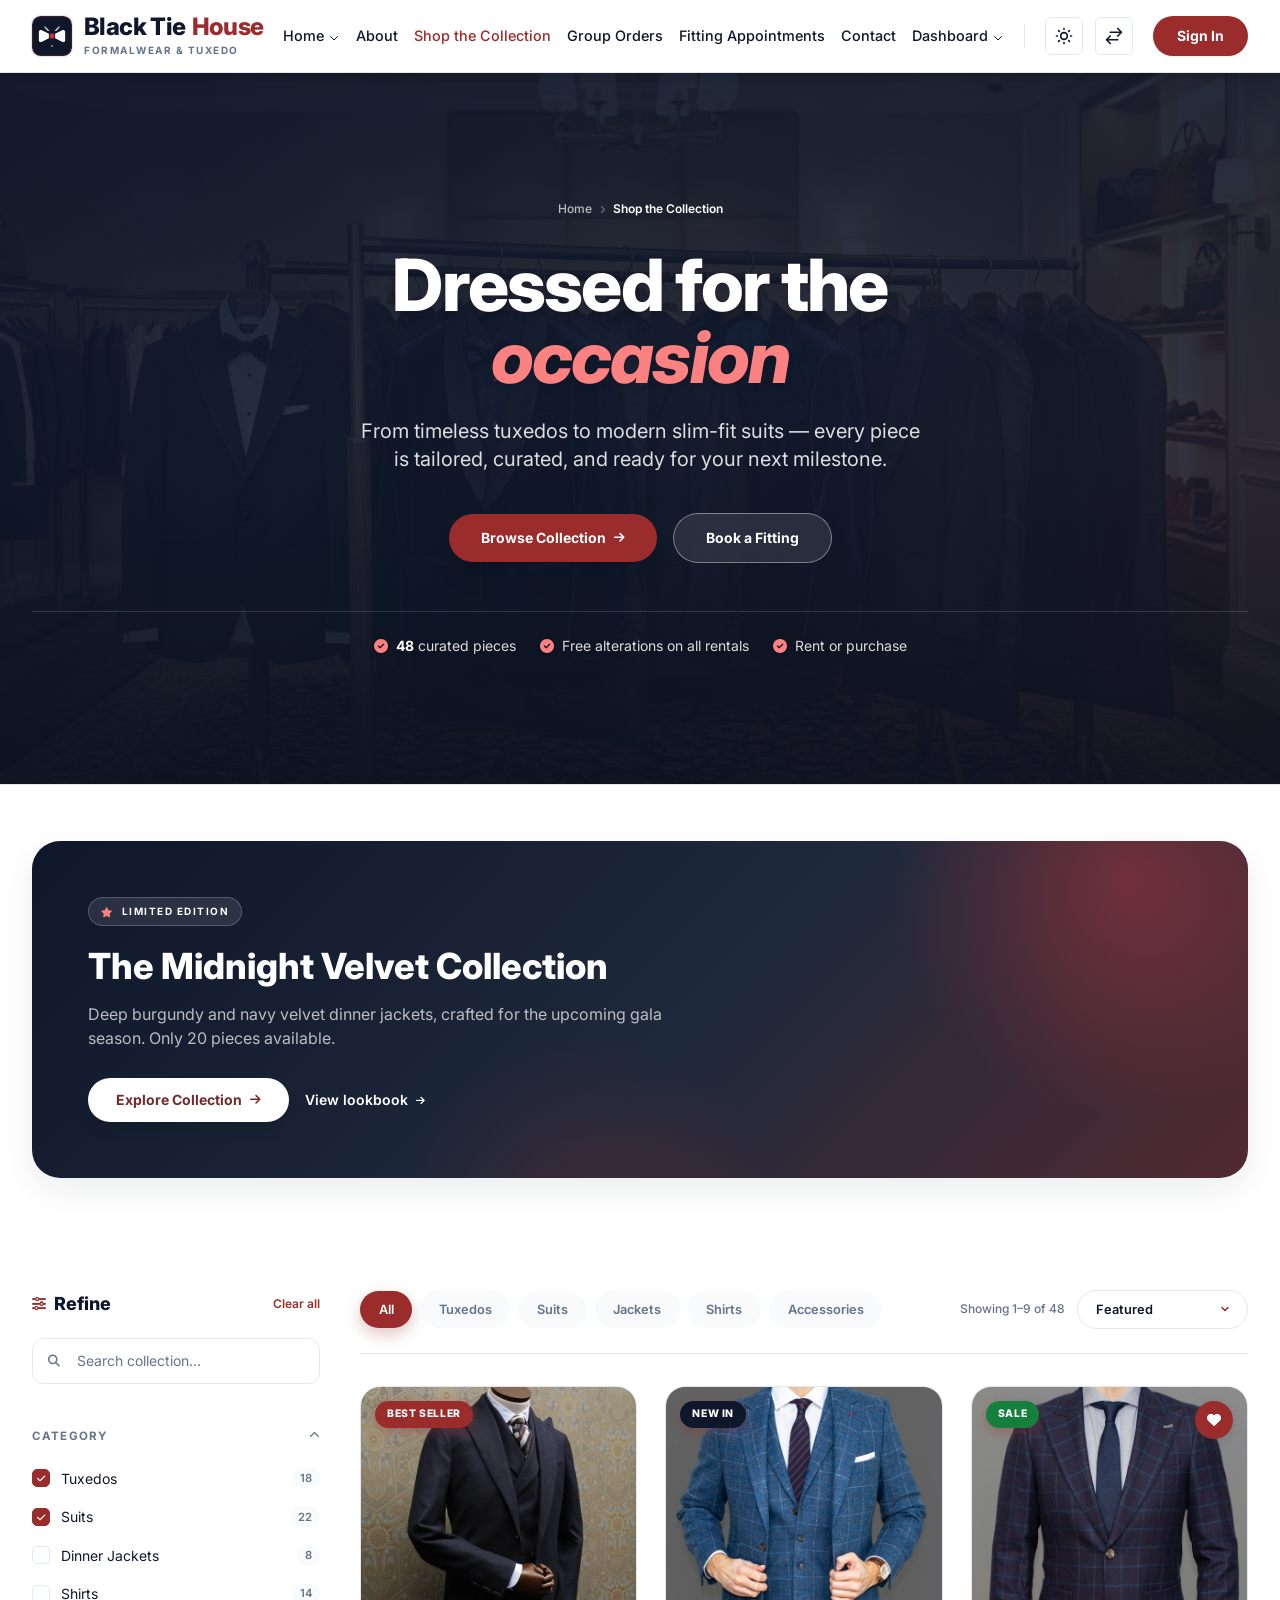
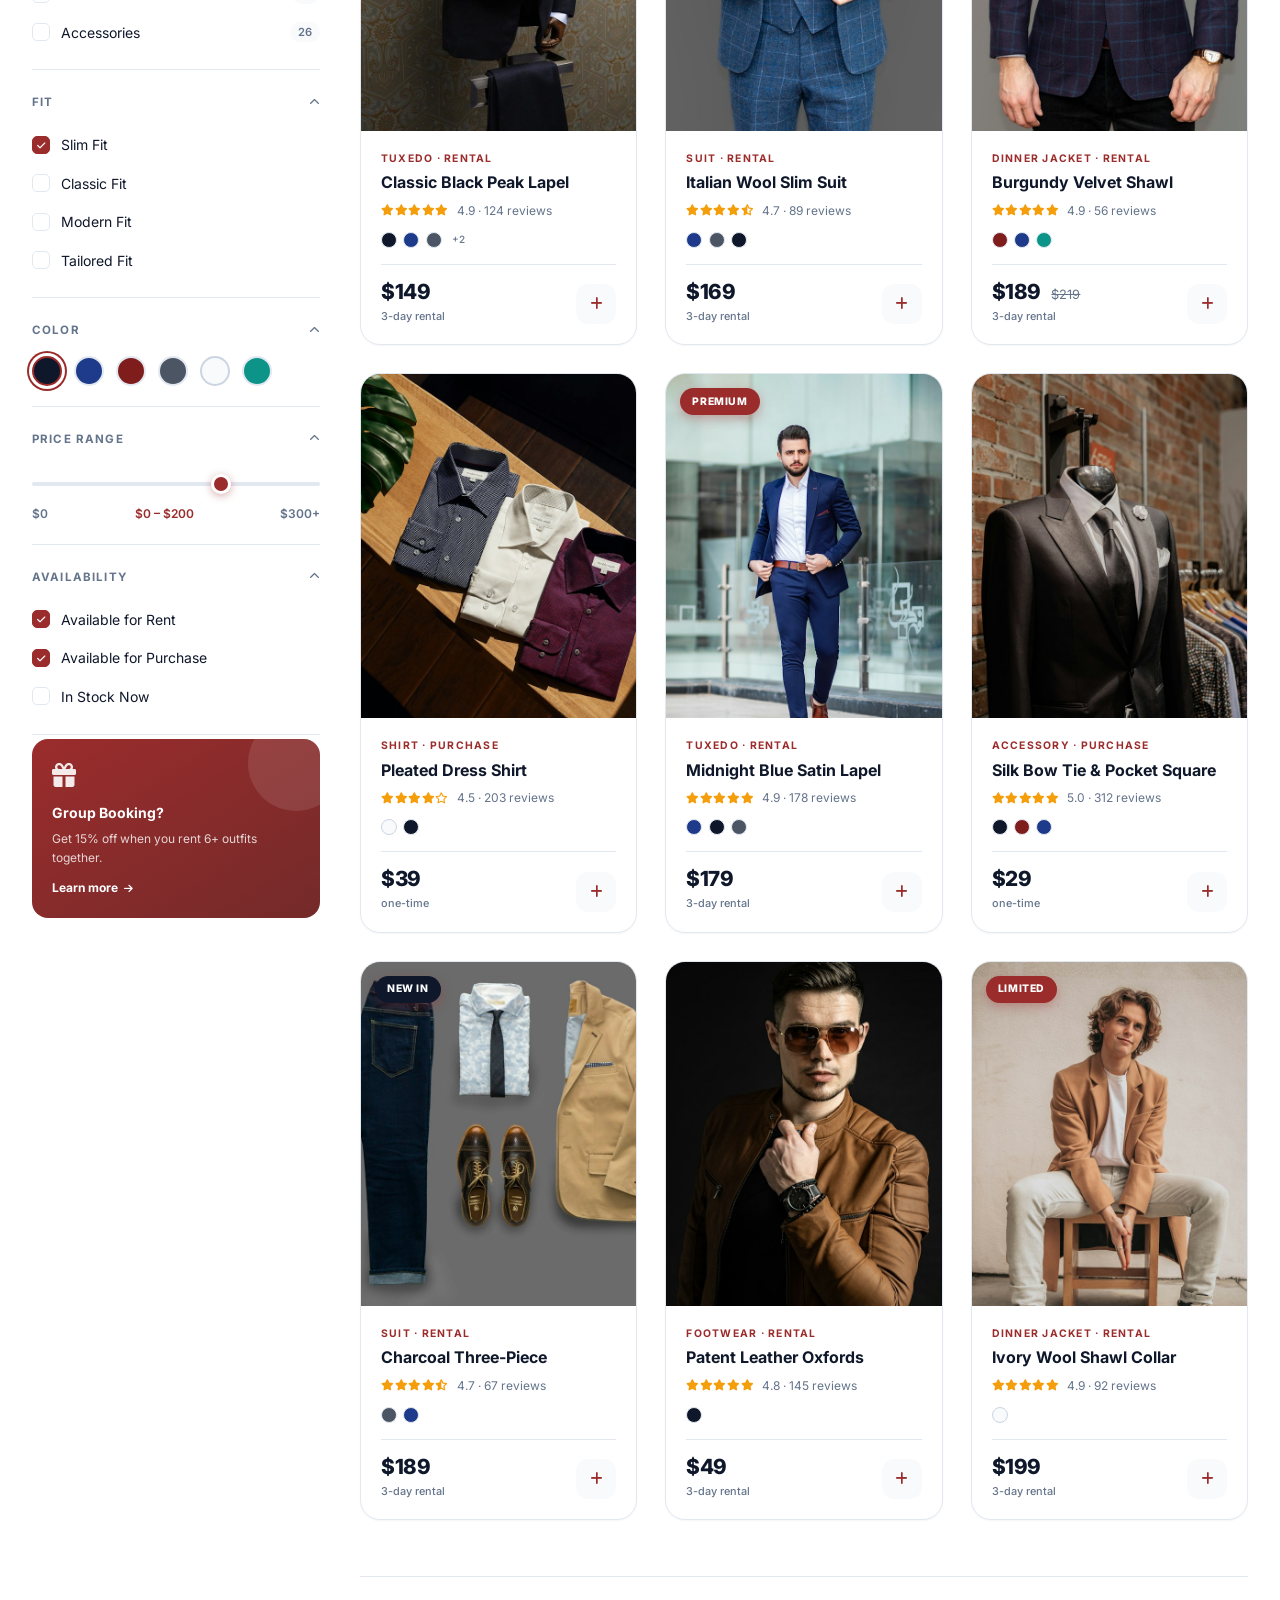
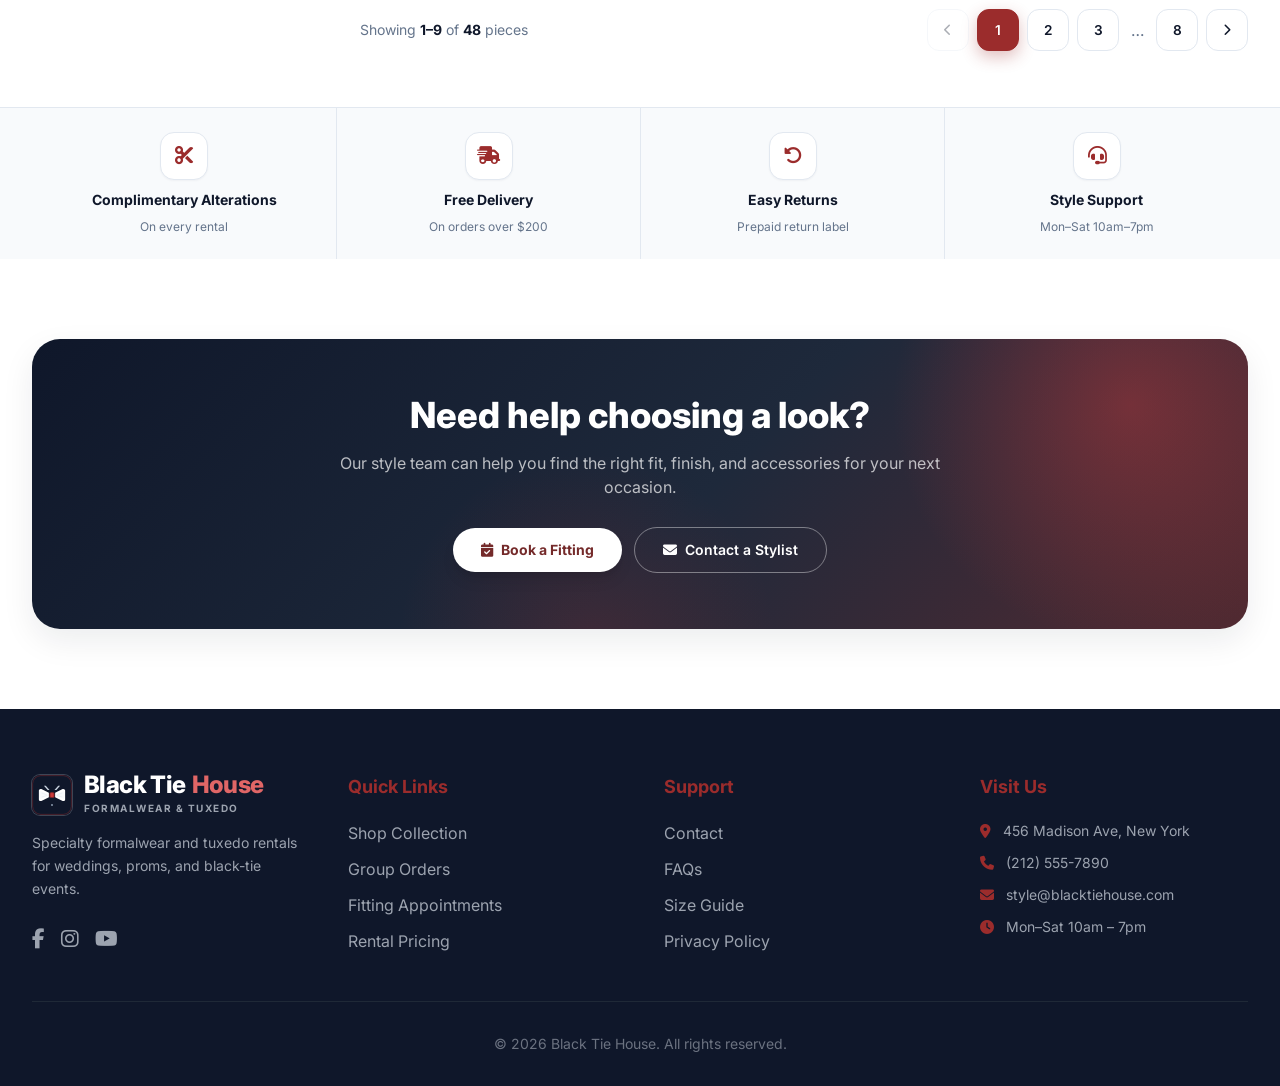
<file: shop.html>
<!DOCTYPE html>
<html lang="en" dir="ltr" data-theme="light">
<head>
    <meta charset="UTF-8">
    <meta name="viewport" content="width=device-width, initial-scale=1.0">
    <link rel="icon" type="image/svg+xml" href="assets/logo-icon.svg?v=2" />
    <link rel="preconnect" href="https://fonts.googleapis.com">
    <link rel="preconnect" href="https://fonts.gstatic.com" crossorigin>
    <link href="https://fonts.googleapis.com/css2?family=Inter:wght@300;400;500;600;700;800&display=swap" rel="stylesheet">
    <link rel="stylesheet" href="https://cdnjs.cloudflare.com/ajax/libs/font-awesome/6.5.2/css/all.min.css">
    <title>Shop the Collection · Black Tie House</title>

    <script src="tailwind.js"></script>
    <script>
        tailwind.config = {
            darkMode: ['class', '[data-theme="dark"]'],
            theme: {
                extend: {
                    colors: {
                        'primary-text': 'var(--color-primary-text)',
                        'secondary-text': 'var(--color-secondary-text)',
                        accent: 'var(--color-accent)',
                        'accent-light': 'var(--color-accent-light)',
                        'accent-dark': 'var(--color-accent-dark)',
                        border: 'var(--color-border)',
                        hover: 'var(--color-hover)',
                    },
                    fontFamily: {
                        sans: ['Inter', 'system-ui', '-apple-system', 'sans-serif'],
                    }
                }
            }
        }
    </script>
    <style>
        :root, html[data-theme='light'] {
            --color-background: #FFFFFF;
            --color-primary-text: #0F172A;
            --color-secondary-text: #64748B;
            --color-accent: #9B2C2C;
            --color-accent-light: #C53030;
            --color-accent-dark: #742A2A;
            --color-border: #E2E8F0;
            --color-hover: #F8FAFC;
            --color-footer-bg: #0F172A;
            --color-footer-text: #FFFFFF;
            --header-bg: rgba(255, 255, 255, 0.85);
            --surface: #FFFFFF;
            --surface-2: #F8FAFC;
            --shadow-sm: 0 1px 2px rgba(15, 23, 42, 0.04);
            --shadow-md: 0 4px 16px rgba(15, 23, 42, 0.06);
            --shadow-lg: 0 12px 32px rgba(15, 23, 42, 0.08);
            --shadow-accent: 0 12px 32px rgba(155, 44, 44, 0.18);
        }
        html[data-theme='dark'] {
            --color-background: #0F172A;
            --color-primary-text: #F8FAFC;
            --color-secondary-text: #94A3B8;
            --color-accent: #E53E3E;
            --color-accent-light: #FC8181;
            --color-accent-dark: #C53030;
            --color-border: #1E293B;
            --color-hover: #1E293B;
            --color-footer-bg: #030712;
            --color-footer-text: #FFFFFF;
            --header-bg: rgba(15, 23, 42, 0.85);
            --surface: #0F172A;
            --surface-2: #1E293B;
            --shadow-sm: 0 1px 2px rgba(0, 0, 0, 0.3);
            --shadow-md: 0 4px 16px rgba(0, 0, 0, 0.4);
            --shadow-lg: 0 12px 32px rgba(0, 0, 0, 0.5);
            --shadow-accent: 0 12px 32px rgba(229, 62, 62, 0.25);
        }

        * { -webkit-font-smoothing: antialiased; }

        body {
            background-color: var(--color-background);
            color: var(--color-primary-text);
            font-family: 'Inter', system-ui, -apple-system, sans-serif;
            transition: background-color 0.3s ease, color 0.3s ease;
            overflow-x: hidden;
        }

        ::-webkit-scrollbar { width: 10px; }
        ::-webkit-scrollbar-track { background: var(--color-background); }
        ::-webkit-scrollbar-thumb { background: var(--color-border); border-radius: 5px; }
        ::-webkit-scrollbar-thumb:hover { background: var(--color-accent); }

        .text-primary-text { color: var(--color-primary-text); }
        .text-secondary-text { color: var(--color-secondary-text); }
        .text-accent { color: var(--color-accent); }
        .bg-background { background-color: var(--color-background); }
        .bg-hover { background-color: var(--color-hover); }
        .bg-accent { background-color: var(--color-accent); }
        .border-border { border-color: var(--color-border); }
        .border-accent { border-color: var(--color-accent); }
        .hover\:text-accent:hover { color: var(--color-accent) !important; }

        #main-header {
            background-color: var(--header-bg);
            backdrop-filter: blur(12px);
            -webkit-backdrop-filter: blur(12px);
        }

        #main-footer {
            background-color: var(--color-footer-bg);
            color: var(--color-footer-text);
        }
        #main-footer .footer-heading { color: var(--color-accent) !important; }
        #main-footer .footer-link:hover { color: var(--color-accent); padding-left: 4px; transition: all 0.2s ease; }

        .nav-link {
            position: relative;
            transition: color 0.3s ease;
            padding-top: 0.25rem;
            padding-bottom: 0.25rem;
            font-weight: 500;
            font-size: 0.9rem;
        }
        .nav-link::after {
            content: '';
            position: absolute;
            left: 0; right: 0; bottom: 0;
            height: 2.5px;
            background-color: var(--color-accent);
            transform: scaleX(0);
            transition: transform 0.3s ease;
            border-radius: 4px;
        }
        .nav-link:hover:not(.active)::after { transform: scaleX(1); }
        .nav-link.active { color: var(--color-accent) !important; }

        .mobile-nav-link {
            color: var(--color-primary-text);
            position: relative;
            display: flex;
            align-items: center;
            justify-content: space-between;
            transition: all 0.2s ease;
        }
        .mobile-nav-link:hover { color: var(--color-accent); background-color: var(--color-hover); }
        .mobile-nav-link.active {
            color: var(--color-accent) !important;
            background-color: rgba(155, 44, 44, 0.08);
            font-weight: 700 !important;
            border-left: 3.5px solid var(--color-accent);
            padding-left: 0.85rem !important;
        }
        html[data-theme='dark'] .mobile-nav-link.active { background-color: rgba(229, 62, 62, 0.15); }
        html[dir='rtl'] .mobile-nav-link.active {
            border-left: none;
            border-right: 3.5px solid var(--color-accent);
            padding-left: 0.75rem !important;
            padding-right: 0.85rem !important;
        }
        .mobile-nav-sublink { transition: all 0.2s ease; }
        .mobile-nav-sublink:hover, .mobile-nav-sublink.active {
            color: var(--color-accent) !important;
            font-weight: 600 !important;
        }

        .dropdown-wrapper { position: relative; }
        .dropdown-menu {
            position: absolute;
            top: 100%;
            left: 0;
            background-color: var(--color-background);
            border: 1px solid var(--color-border);
            border-radius: 0.75rem;
            box-shadow: 0 12px 30px rgba(0, 0, 0, 0.15);
            min-width: 200px;
            z-index: 1000;
            opacity: 0;
            visibility: hidden;
            transform: translateY(8px);
            transition: opacity 0.25s ease, transform 0.25s ease, visibility 0.25s ease;
            padding: 0.4rem 0;
        }
        .dropdown-wrapper:hover .dropdown-menu {
            opacity: 1; visibility: visible; transform: translateY(0);
            display: block;
        }
        .dropdown-menu a {
            display: flex;
            align-items: center;
            padding: 0.6rem 1.2rem;
            color: var(--color-primary-text);
            text-decoration: none;
            font-size: 0.85rem;
            font-weight: 500;
            transition: all 0.2s ease;
            border-bottom: 1px solid var(--color-border);
        }
        .dropdown-menu a:last-child { border-bottom: none; }
        .dropdown-menu a:hover {
            background-color: var(--color-hover);
            color: var(--color-accent);
            padding-left: 1.5rem;
        }
        .dropdown-menu a.active { color: var(--color-accent); }
        .dropdown-menu a i { width: 20px; color: var(--color-accent); margin-right: 8px; }

        @media (max-width: 1024px) {
            .dropdown-menu { position: static; display: none; opacity: 1; visibility: visible; transform: none; box-shadow: none; }
            .dropdown-wrapper:hover .dropdown-menu { display: block; }
        }

        .btn-primary {
            background: var(--color-accent);
            color: white;
            transition: all 0.3s ease;
            cursor: pointer;
            display: inline-flex;
            align-items: center;
            justify-content: center;
        }
        .btn-primary:hover {
            background: var(--color-accent-dark);
            transform: translateY(-2px);
            box-shadow: 0 8px 24px rgba(155, 44, 44, 0.35);
        }
        .btn-primary:active { transform: translateY(0); }
        .btn-outline {
            background: transparent;
            color: var(--color-accent);
            border: 2px solid var(--color-accent);
            transition: all 0.3s ease;
            cursor: pointer;
            display: inline-flex;
            align-items: center;
            justify-content: center;
        }
        .btn-outline:hover {
            background: var(--color-accent);
            color: white;
            box-shadow: 0 4px 16px rgba(155, 44, 44, 0.25);
            transform: translateY(-2px);
        }
        .btn-outline:active { transform: translateY(0); }
        html[data-theme='dark'] .btn-outline:hover { background: var(--color-accent); color: #fff; }

        /* ========== SHOP PAGE — REFINED DESIGN ========== */

        /* Page hero */
        .page-hero {
            position: relative;
            overflow: hidden;
            min-height: 540px;
            display: flex;
            align-items: center;
            background-color: #0F172A;
            background-image:
                linear-gradient(180deg, rgba(15, 23, 42, 0.80) 0%, rgba(15, 23, 42, 0.68) 50%, rgba(11, 17, 32, 0.90) 100%),
                linear-gradient(135deg, rgba(15, 23, 42, 0.82) 0%, rgba(30, 41, 59, 0.60) 55%, rgba(116, 42, 42, 0.70) 130%),
                url('assets/premium_collections.jpg');
            background-size: cover;
            background-position: center 38%;
            background-repeat: no-repeat;
        }
        html[data-theme='dark'] .page-hero {
            background-color: #0B1120;
            background-image:
                linear-gradient(180deg, rgba(11, 17, 32, 0.86) 0%, rgba(15, 23, 42, 0.74) 50%, rgba(11, 17, 32, 0.95) 100%),
                linear-gradient(135deg, rgba(11, 17, 32, 0.88) 0%, rgba(30, 41, 59, 0.70) 55%, rgba(116, 42, 42, 0.75) 130%),
                url('assets/premium_collections.jpg');
            background-size: cover;
            background-position: center 38%;
            background-repeat: no-repeat;
        }
        .page-hero > * {
            position: relative;
            z-index: 3;
        }

        /* Eyebrow label */
        .eyebrow {
            display: inline-flex;
            align-items: center;
            gap: 0.5rem;
            font-size: 0.7rem;
            font-weight: 700;
            letter-spacing: 0.18em;
            text-transform: uppercase;
            color: var(--color-accent);
        }
        .eyebrow::before {
            content: '';
            width: 24px;
            height: 2px;
            background: currentColor;
            border-radius: 2px;
        }

        /* Collection banner */
        .collection-banner {
            background: linear-gradient(135deg, #0F172A 0%, #1E293B 55%, #742A2A 130%);
            border-radius: 28px;
            position: relative;
            overflow: hidden;
            box-shadow: var(--shadow-lg);
        }
        .collection-banner::before {
            content: '';
            position: absolute;
            top: -60%; right: -10%;
            width: 480px;
            height: 480px;
            background: radial-gradient(circle, rgba(229, 62, 62, 0.35) 0%, transparent 70%);
            border-radius: 50%;
            pointer-events: none;
        }
        .collection-banner::after {
            content: '';
            position: absolute;
            bottom: -70%; left: 30%;
            width: 380px;
            height: 380px;
            background: radial-gradient(circle, rgba(155, 44, 44, 0.25) 0%, transparent 70%);
            border-radius: 50%;
            pointer-events: none;
        }

        /* Filter sidebar */
        .filter-group {
            padding: 1.25rem 0;
            border-bottom: 1px solid var(--color-border);
        }
        .filter-group:last-child { border-bottom: none; }
        .filter-group-title {
            display: flex;
            align-items: center;
            justify-content: space-between;
            font-size: 0.72rem;
            font-weight: 700;
            letter-spacing: 0.1em;
            text-transform: uppercase;
            color: var(--color-secondary-text);
            margin-bottom: 1rem;
            cursor: pointer;
            user-select: none;
        }
        .filter-group-title:hover { color: var(--color-accent); }
        .filter-group-title i { font-size: 0.65rem; transition: transform 0.2s ease; }

        .filter-check {
            display: flex;
            align-items: center;
            gap: 0.7rem;
            padding: 0.42rem 0;
            font-size: 0.875rem;
            color: var(--color-primary-text);
            cursor: pointer;
            transition: color 0.2s ease;
            border-radius: 8px;
        }
        .filter-check:hover { color: var(--color-accent); }
        .filter-check input[type="checkbox"] {
            appearance: none;
            width: 18px;
            height: 18px;
            border: 1.5px solid var(--color-border);
            border-radius: 5px;
            cursor: pointer;
            position: relative;
            transition: all 0.2s ease;
            flex-shrink: 0;
        }
        .filter-check input[type="checkbox"]:checked {
            background: var(--color-accent);
            border-color: var(--color-accent);
        }
        .filter-check input[type="checkbox"]:checked::after {
            content: '\f00c';
            font-family: 'Font Awesome 6 Free';
            font-weight: 900;
            font-size: 0.6rem;
            color: white;
            position: absolute;
            top: 50%; left: 50%;
            transform: translate(-50%, -50%);
        }
        .filter-check .count {
            margin-left: auto;
            font-size: 0.7rem;
            color: var(--color-secondary-text);
            background: var(--color-hover);
            padding: 0.1rem 0.5rem;
            border-radius: 100px;
            font-weight: 600;
        }

        /* Color swatches */
        .swatch {
            width: 30px;
            height: 30px;
            border-radius: 50%;
            border: 2px solid var(--color-border);
            cursor: pointer;
            transition: all 0.25s ease;
            position: relative;
            padding: 0;
        }
        .swatch:hover { transform: scale(1.12); border-color: var(--color-accent); }
        .swatch.active {
            border-color: var(--color-accent);
            box-shadow: 0 0 0 3px var(--color-background), 0 0 0 5px var(--color-accent);
        }

        /* Price range slider */
        .range-slider {
            -webkit-appearance: none;
            appearance: none;
            width: 100%;
            height: 4px;
            border-radius: 100px;
            background: var(--color-border);
            outline: none;
            cursor: pointer;
        }
        .range-slider::-webkit-slider-thumb {
            -webkit-appearance: none;
            appearance: none;
            width: 20px;
            height: 20px;
            border-radius: 50%;
            background: var(--color-accent);
            border: 3px solid var(--color-background);
            box-shadow: 0 2px 8px rgba(155, 44, 44, 0.4);
            cursor: pointer;
            transition: transform 0.15s ease;
        }
        .range-slider::-webkit-slider-thumb:hover { transform: scale(1.15); }
        .range-slider::-moz-range-thumb {
            width: 20px; height: 20px;
            border-radius: 50%;
            background: var(--color-accent);
            border: 3px solid var(--color-background);
            box-shadow: 0 2px 8px rgba(155, 44, 44, 0.4);
            cursor: pointer;
        }

        /* Toolbar */
        .toolbar-chip {
            display: inline-flex;
            align-items: center;
            gap: 0.35rem;
            padding: 0.5rem 1.1rem;
            border-radius: 100px;
            font-size: 0.8rem;
            font-weight: 600;
            border: 1.5px solid transparent;
            background: var(--color-hover);
            color: var(--color-secondary-text);
            cursor: pointer;
            transition: all 0.2s ease;
            white-space: nowrap;
        }
        .toolbar-chip:hover { color: var(--color-accent); border-color: var(--color-accent); }
        .toolbar-chip.active {
            background: var(--color-accent);
            color: white;
            box-shadow: 0 6px 16px rgba(155, 44, 44, 0.28);
        }

        .sort-select {
            appearance: none;
            background: var(--color-background);
            border: 1.5px solid var(--color-border);
            border-radius: 100px;
            padding: 0.55rem 2.5rem 0.55rem 1.1rem;
            font-size: 0.8rem;
            font-weight: 600;
            color: var(--color-primary-text);
            cursor: pointer;
            transition: border-color 0.2s ease;
            background-image: url("data:image/svg+xml,%3Csvg xmlns='http://www.w3.org/2000/svg' width='12' height='12' viewBox='0 0 24 24' fill='none' stroke='%239B2C2C' stroke-width='3' stroke-linecap='round' stroke-linejoin='round'%3E%3Cpath d='M6 9l6 6 6-6'/%3E%3C/svg%3E");
            background-repeat: no-repeat;
            background-position: right 1rem center;
        }
        .sort-select:focus { outline: none; border-color: var(--color-accent); }

        /* Product card — refined */
        .product-card {
            background: var(--surface);
            border: 1px solid var(--color-border);
            border-radius: 20px;
            overflow: hidden;
            transition: all 0.4s cubic-bezier(0.22, 1, 0.36, 1);
            display: flex;
            flex-direction: column;
            height: 100%;
            position: relative;
            box-shadow: var(--shadow-sm);
        }
        .product-card:hover {
            transform: translateY(-8px);
            box-shadow: var(--shadow-accent);
            border-color: var(--color-accent);
        }
        .product-img {
            position: relative;
            aspect-ratio: 4 / 5;
            overflow: hidden;
            background: var(--color-hover);
        }
        .product-img img {
            width: 100%;
            height: 100%;
            object-fit: cover;
            transition: transform 0.7s cubic-bezier(0.22, 1, 0.36, 1);
        }
        .product-card:hover .product-img img { transform: scale(1.08); }

        .product-img::after {
            content: '';
            position: absolute;
            inset: 0;
            background: linear-gradient(to top, rgba(15, 23, 42, 0.5) 0%, transparent 45%);
            opacity: 0;
            transition: opacity 0.35s ease;
            pointer-events: none;
        }
        .product-card:hover .product-img::after { opacity: 1; }

        .product-badge {
            position: absolute;
            top: 14px;
            left: 14px;
            font-size: 0.65rem;
            font-weight: 800;
            letter-spacing: 0.06em;
            text-transform: uppercase;
            padding: 0.35rem 0.75rem;
            border-radius: 100px;
            background: var(--color-accent);
            color: white;
            z-index: 2;
            box-shadow: 0 4px 12px rgba(155, 44, 44, 0.35);
        }
        .product-badge.new { background: #0F172A; color: #fff; }
        html[data-theme='dark'] .product-badge.new { background: #E2E8F0; color: #0F172A; }
        .product-badge.sale { background: #15803D; }

        .wishlist-btn {
            position: absolute;
            top: 14px;
            right: 14px;
            width: 38px;
            height: 38px;
            border-radius: 50%;
            background: rgba(255, 255, 255, 0.92);
            backdrop-filter: blur(8px);
            display: flex;
            align-items: center;
            justify-content: center;
            color: #475569;
            transition: all 0.25s ease;
            z-index: 2;
            border: none;
            cursor: pointer;
            opacity: 0;
            transform: translateY(-6px);
            box-shadow: 0 4px 12px rgba(0, 0, 0, 0.1);
        }
        html[data-theme='dark'] .wishlist-btn { background: rgba(15, 23, 42, 0.9); color: #94A3B8; }
        .product-card:hover .wishlist-btn { opacity: 1; transform: translateY(0); }
        .wishlist-btn:hover { background: var(--color-accent); color: white; transform: scale(1.1); }
        .wishlist-btn.active { background: var(--color-accent); color: white; opacity: 1; transform: translateY(0); }

        /* Quick view */
        .quick-view {
            position: absolute;
            bottom: 14px;
            left: 14px;
            right: 14px;
            z-index: 3;
            opacity: 0;
            transform: translateY(10px);
            transition: all 0.35s cubic-bezier(0.22, 1, 0.36, 1);
        }
        .product-card:hover .quick-view { opacity: 1; transform: translateY(0); }

        .product-body {
            padding: 1.25rem;
            display: flex;
            flex-direction: column;
            flex-grow: 1;
        }
        .product-category {
            font-size: 0.65rem;
            font-weight: 700;
            letter-spacing: 0.12em;
            text-transform: uppercase;
            color: var(--color-accent);
            margin-bottom: 0.35rem;
        }
        .product-title {
            font-size: 1rem;
            font-weight: 700;
            color: var(--color-primary-text);
            line-height: 1.35;
        }
        .product-meta {
            display: flex;
            align-items: center;
            gap: 0.5rem;
            margin-top: 0.5rem;
            font-size: 0.75rem;
            color: var(--color-secondary-text);
        }
        .rating-stars { color: #F59E0B; font-size: 0.7rem; letter-spacing: 0.05em; }

        .product-swatches {
            display: flex;
            align-items: center;
            gap: 0.4rem;
            margin-top: 0.75rem;
        }
        .mini-swatch {
            width: 16px;
            height: 16px;
            border-radius: 50%;
            border: 1.5px solid var(--color-border);
            transition: transform 0.2s ease;
        }
        .mini-swatch:hover { transform: scale(1.2); }

        .product-footer {
            display: flex;
            align-items: flex-end;
            justify-content: space-between;
            margin-top: 1rem;
            padding-top: 1rem;
            border-top: 1px solid var(--color-border);
        }
        .price-now {
            font-size: 1.3rem;
            font-weight: 800;
            color: var(--color-primary-text);
            line-height: 1;
            letter-spacing: -0.02em;
        }
        .price-was {
            font-size: 0.8rem;
            color: var(--color-secondary-text);
            text-decoration: line-through;
            margin-left: 0.4rem;
        }
        .price-unit {
            font-size: 0.68rem;
            color: var(--color-secondary-text);
            font-weight: 500;
            margin-top: 0.2rem;
            display: block;
        }

        .add-btn {
            width: 40px;
            height: 40px;
            border-radius: 12px;
            background: var(--color-hover);
            color: var(--color-accent);
            display: flex;
            align-items: center;
            justify-content: center;
            border: none;
            cursor: pointer;
            transition: all 0.25s ease;
            flex-shrink: 0;
        }
        .add-btn:hover {
            background: var(--color-accent);
            color: white;
            transform: scale(1.08);
            box-shadow: 0 6px 16px rgba(155, 44, 44, 0.35);
        }

        /* Pagination */
        .page-btn {
            width: 42px;
            height: 42px;
            border-radius: 12px;
            display: flex;
            align-items: center;
            justify-content: center;
            font-weight: 600;
            font-size: 0.85rem;
            border: 1.5px solid var(--color-border);
            background: var(--color-background);
            color: var(--color-primary-text);
            cursor: pointer;
            transition: all 0.2s ease;
        }
        .page-btn:hover:not(:disabled):not(.active) { border-color: var(--color-accent); color: var(--color-accent); }
        .page-btn.active {
            background: var(--color-accent);
            border-color: var(--color-accent);
            color: white;
            box-shadow: 0 6px 16px rgba(155, 44, 44, 0.3);
        }
        .page-btn:disabled { opacity: 0.35; cursor: not-allowed; }

        /* Trust bar */
        .trust-item {
            display: flex;
            flex-direction: column;
            align-items: center;
            text-align: center;
            gap: 0.6rem;
            padding: 1.5rem 1rem;
            transition: transform 0.3s ease;
        }
        .trust-item:hover { transform: translateY(-4px); }
        .trust-icon {
            width: 48px;
            height: 48px;
            border-radius: 14px;
            background: var(--color-background);
            border: 1px solid var(--color-border);
            display: flex;
            align-items: center;
            justify-content: center;
            color: var(--color-accent);
            font-size: 1.15rem;
            box-shadow: var(--shadow-sm);
            transition: all 0.3s ease;
        }
        .trust-item:hover .trust-icon {
            background: var(--color-accent);
            color: white;
            border-color: var(--color-accent);
            box-shadow: var(--shadow-accent);
        }

        /* Mobile filter drawer */
        .mobile-filter-bar {
            display: flex;
            gap: 0.6rem;
            overflow-x: auto;
            padding-bottom: 0.5rem;
            scrollbar-width: none;
        }
        .mobile-filter-bar::-webkit-scrollbar { display: none; }

        @media (max-width: 1023px) {
            .filter-sidebar { display: none; }
        }
    </style>
</head>
<body class="antialiased flex flex-col min-h-screen">

    <!-- ======== HEADER / NAVIGATION ======== -->
    <header class="sticky top-0 z-50 transition-colors duration-300 shadow-md border-b border-border bg-background" id="main-header">
        <nav class="container mx-auto px-4 sm:px-6 lg:px-8 py-3 flex items-center justify-between h-[72px]">
            <a href="index.html" class="flex items-center gap-3 group shrink-0 transition-transform duration-200 hover:scale-[1.02]">
                <img src="assets/logo-icon.svg" alt="Black Tie House" class="w-10 h-10 rounded-lg shadow-sm shrink-0 object-contain ring-1 ring-border dark:ring-white/15 transition-transform duration-300 group-hover:scale-105">
                <div class="flex flex-col">
                    <div class="flex items-baseline">
                        <span class="text-2xl font-extrabold tracking-tight text-primary-text leading-none font-sans">Black Tie</span>
                        <span class="text-2xl font-extrabold tracking-tight text-accent leading-none font-sans ml-1.5">House</span>
                    </div>
                    <span class="text-[10px] font-bold tracking-[0.15em] text-secondary-text uppercase mt-1">Formalwear & Tuxedo</span>
                </div>
            </a>

            <!-- Desktop Nav -->
            <div class="hidden xl:flex items-center space-x-5">
                <div class="flex space-x-4 rtl:space-x-reverse rtl:ml-6 text-primary-text font-medium">
                    <div class="dropdown-wrapper">
                        <button class="nav-link home-nav-link flex items-center">
                            Home <svg class="w-3 h-3 ml-1 relative top-[2px] transition-transform duration-200 text-primary-text" fill="none" stroke="currentColor" viewBox="0 0 24 24"><path stroke-linecap="round" stroke-linejoin="round" stroke-width="2" d="M19 9l-7 7-7-7"></path></svg>
                        </button>
                        <div class="dropdown-menu">
                            <a href="index.html">Home 1</a>
                            <a href="home2.html">Home 2</a>
                        </div>
                    </div>
                    
                    <a href="about.html" class="nav-link">About</a>
                    <a href="shop.html" class="nav-link active">Shop the Collection</a>
                    <a href="group-orders.html" class="nav-link">Group Orders</a>
                    <a href="appointments.html" class="nav-link">Fitting Appointments</a>
                    <a href="contact.html" class="nav-link">Contact</a>
                    
                    <div class="dropdown-wrapper">
                        <button class="nav-link flex items-center">
                            Dashboard <svg class="w-3 h-3 ml-1 relative top-[2px] transition-transform duration-200 text-primary-text" fill="none" stroke="currentColor" viewBox="0 0 24 24"><path stroke-linecap="round" stroke-linejoin="round" stroke-width="2" d="M19 9l-7 7-7-7"></path></svg>
                        </button>
                        <div class="dropdown-menu">
                            <a href="client.html">Client</a>
                            <a href="admin.html">Admin</a>
                        </div>
                    </div>
                </div>

                <div class="w-px h-6 bg-border mx-2"></div>

                <div class="flex items-center gap-3">
                    <button id="theme-toggle" class="text-primary-text hover:text-accent p-2 rounded-md border border-border transition duration-200">
                        <svg class="w-5 h-5 light-icon" fill="none" stroke="currentColor" viewBox="0 0 24 24"><path stroke-linecap="round" stroke-linejoin="round" stroke-width="2" d="M12 3v1m0 16v1m9-9h-1M4 12H3m15.364 6.364l-.707-.707M6.343 6.343l-.707-.707m12.728 0l-.707.707M6.343 17.657l-.707.707M16 12a4 4 0 11-8 0 4 4 0 018 0z"></path></svg>
                        <svg class="w-5 h-5 dark-icon hidden" fill="none" stroke="currentColor" viewBox="0 0 24 24"><path stroke-linecap="round" stroke-linejoin="round" stroke-width="2" d="M20.354 15.354A9 9 0 018.646 3.646 9.003 9.003 0 0012 21a9.003 9.003 0 008.354-5.646z"></path></svg>
                    </button>
                    <button id="rtl-toggle" class="text-primary-text hover:text-accent p-2 rounded-md border border-border transition duration-200">
                        <svg class="w-5 h-5" fill="none" stroke="currentColor" viewBox="0 0 24 24"><path stroke-linecap="round" stroke-linejoin="round" stroke-width="2" d="M7.5 21 3 16.5m0 0L7.5 12M3 16.5h13.5m0-13.5L21 7.5m0 0L16.5 12M21 7.5H7.5" /></svg>
                    </button>

                    <div class="flex items-center gap-2 ml-2">
                        <a href="login.html" class="btn-primary px-6 py-2.5 rounded-full font-bold text-sm shadow-sm hover:shadow-lg transition-all duration-200">Sign In</a>
                    </div>
                </div>
            </div>

            <div class="xl:hidden flex items-center gap-2">
                <button class="text-primary-text hover:text-accent p-2 rounded-full border border-border" title="Search">
                    <svg class="w-5 h-5" fill="none" stroke="currentColor" viewBox="0 0 24 24"><path stroke-linecap="round" stroke-linejoin="round" stroke-width="2" d="M21 21l-6-6m2-5a7 7 0 11-14 0 7 7 0 0114 0z"></path></svg>
                </button>
                <button id="mobile-menu-open" class="text-primary-text hover:text-accent p-1.5 rounded-full">
                    <svg class="w-7 h-7" fill="none" stroke="currentColor" viewBox="0 0 24 24"><path stroke-linecap="round" stroke-linejoin="round" stroke-width="2" d="M4 6h16M4 12h16M4 18h16" /></svg>
                </button>
            </div>
        </nav>
    </header>

    <!-- ======== MAIN CONTENT ======== -->
    <main class="flex-grow">

        <!-- ======== PAGE HERO ======== -->
        <section class="page-hero border-b border-border">
            <div class="absolute top-0 right-0 w-80 h-80 bg-accent/20 rounded-full blur-3xl pointer-events-none"></div>
            <div class="absolute bottom-0 left-0 w-80 h-80 bg-accent/20 rounded-full blur-3xl pointer-events-none"></div>
            <div class="container mx-auto px-4 sm:px-6 lg:px-8 py-24 lg:py-32 text-center">
                <nav class="flex items-center justify-center gap-2 text-xs text-white/70 mb-8">
                    <a href="index.html" class="hover:text-white transition font-medium">Home</a>
                    <i class="fa-solid fa-chevron-right text-[8px] opacity-60"></i>
                    <span class="text-white font-semibold">Shop the Collection</span>
                </nav>
                <div class="max-w-3xl mx-auto">
                    <h1 class="text-4xl sm:text-5xl lg:text-7xl font-extrabold text-white tracking-tight leading-[1.05] mt-4 drop-shadow-md">
                        Dressed for the <span class="italic" style="color: #FC8181;">occasion</span>
                    </h1>
                    <p class="text-white/85 text-base sm:text-lg lg:text-xl mt-6 max-w-xl mx-auto leading-relaxed drop-shadow-sm font-normal">
                        From timeless tuxedos to modern slim-fit suits — every piece is tailored, curated, and ready for your next milestone.
                    </p>
                </div>
                <div class="flex flex-wrap items-center justify-center gap-4 mt-10">
                    <a href="#products" class="btn-primary px-8 py-3.5 rounded-full font-bold text-sm shadow-xl shadow-accent/30 inline-flex items-center gap-2 hover:scale-105 transition-all">
                        Browse Collection <i class="fa-solid fa-arrow-right text-xs"></i>
                    </a>
                    <a href="appointments.html" class="px-8 py-3.5 rounded-full font-bold text-sm border border-white/40 text-white bg-white/10 hover:bg-white hover:text-[#742A2A] backdrop-blur-md transition-all shadow-sm hover:scale-105">
                        Book a Fitting
                    </a>
                </div>
                <div class="flex flex-wrap items-center justify-center gap-6 mt-12 pt-6 border-t border-white/15">
                    <div class="flex items-center gap-2 text-sm text-white/85 drop-shadow-sm">
                        <i class="fa-solid fa-circle-check" style="color: #FC8181;"></i>
                        <span><span class="font-bold text-white">48</span> curated pieces</span>
                    </div>
                    <div class="flex items-center gap-2 text-sm text-white/85 drop-shadow-sm">
                        <i class="fa-solid fa-circle-check" style="color: #FC8181;"></i>
                        <span>Free alterations on all rentals</span>
                    </div>
                    <div class="flex items-center gap-2 text-sm text-white/85 drop-shadow-sm">
                        <i class="fa-solid fa-circle-check" style="color: #FC8181;"></i>
                        <span>Rent or purchase</span>
                    </div>
                </div>
            </div>
        </section>

        <!-- ======== FEATURED COLLECTION BANNER ======== -->
        <section class="py-10 lg:py-14 bg-background">
            <div class="container mx-auto px-4 sm:px-6 lg:px-8">
                <div class="collection-banner p-8 sm:p-12 lg:p-14">
                    <div class="relative z-10 max-w-xl">
                        <span class="inline-flex items-center gap-2 bg-white/10 backdrop-blur-sm border border-white/20 text-white text-[10px] font-bold px-3 py-1.5 rounded-full uppercase tracking-[0.15em] mb-5">
                            <i class="fa-solid fa-star text-[#FC8181]"></i> Limited Edition
                        </span>
                        <h2 class="text-2xl sm:text-3xl lg:text-4xl font-extrabold text-white leading-tight">
                            The Midnight Velvet Collection
                        </h2>
                        <p class="text-white/70 text-sm sm:text-base mt-4 leading-relaxed">
                            Deep burgundy and navy velvet dinner jackets, crafted for the upcoming gala season. Only 20 pieces available.
                        </p>
                        <div class="flex flex-wrap items-center gap-4 mt-7">
                            <a href="#" class="bg-white text-[#742A2A] px-7 py-3 rounded-full font-bold text-sm hover:bg-gray-100 transition shadow-lg inline-flex items-center gap-2">
                                Explore Collection <i class="fa-solid fa-arrow-right text-xs"></i>
                            </a>
                            <a href="#" class="text-white font-semibold text-sm hover:underline inline-flex items-center gap-2">
                                View lookbook <i class="fa-solid fa-arrow-right text-[10px]"></i>
                            </a>
                        </div>
                    </div>
                </div>
            </div>
        </section>

        <!-- ======== MOBILE FILTER BAR (visible on small screens) ======== -->
        <section class="lg:hidden sticky top-[72px] z-40 bg-background border-b border-border py-3">
            <div class="container mx-auto px-4">
                <div class="mobile-filter-bar">
                    <button class="toolbar-chip active whitespace-nowrap"><i class="fa-solid fa-sliders"></i> Filters</button>
                    <button class="toolbar-chip whitespace-nowrap">Tuxedos</button>
                    <button class="toolbar-chip whitespace-nowrap">Suits</button>
                    <button class="toolbar-chip whitespace-nowrap">Jackets</button>
                    <button class="toolbar-chip whitespace-nowrap">Shirts</button>
                    <button class="toolbar-chip whitespace-nowrap">Accessories</button>
                    <button class="toolbar-chip whitespace-nowrap">Rental</button>
                    <button class="toolbar-chip whitespace-nowrap">Purchase</button>
                </div>
            </div>
        </section>

        <!-- ======== SHOP LAYOUT ======== -->
        <section class="py-10 lg:py-14 bg-background">
            <div class="container mx-auto px-4 sm:px-6 lg:px-8">
                <div class="flex flex-col lg:flex-row gap-10">

                    <!-- ===== SIDEBAR FILTERS ===== -->
                    <aside class="filter-sidebar lg:w-72 w-full shrink-0">
                        <div class="sticky top-24 space-y-1">

                            <!-- Header -->
                            <div class="flex items-center justify-between pb-4">
                                <h3 class="font-extrabold text-lg text-primary-text flex items-center gap-2">
                                    <i class="fa-solid fa-sliders text-accent text-sm"></i> Refine
                                </h3>
                                <button class="text-xs font-semibold text-accent hover:underline">Clear all</button>
                            </div>

                            <!-- Search -->
                            <div class="pb-5">
                                <div class="relative">
                                    <input type="text" placeholder="Search collection..." class="w-full pl-11 pr-4 py-3 rounded-xl border border-border bg-background text-primary-text placeholder-secondary-text text-sm focus:outline-none focus:border-accent focus:ring-2 focus:ring-accent/10 transition">
                                    <i class="fa-solid fa-magnifying-glass absolute left-4 top-1/2 -translate-y-1/2 text-secondary-text text-xs"></i>
                                </div>
                            </div>

                            <!-- Category -->
                            <div class="filter-group">
                                <div class="filter-group-title">
                                    <span>Category</span>
                                    <i class="fa-solid fa-chevron-up"></i>
                                </div>
                                <div class="space-y-1">
                                    <label class="filter-check"><input type="checkbox" checked> Tuxedos <span class="count">18</span></label>
                                    <label class="filter-check"><input type="checkbox" checked> Suits <span class="count">22</span></label>
                                    <label class="filter-check"><input type="checkbox"> Dinner Jackets <span class="count">8</span></label>
                                    <label class="filter-check"><input type="checkbox"> Shirts <span class="count">14</span></label>
                                    <label class="filter-check"><input type="checkbox"> Accessories <span class="count">26</span></label>
                                </div>
                            </div>

                            <!-- Fit -->
                            <div class="filter-group">
                                <div class="filter-group-title">
                                    <span>Fit</span>
                                    <i class="fa-solid fa-chevron-up"></i>
                                </div>
                                <div class="space-y-1">
                                    <label class="filter-check"><input type="checkbox" checked> Slim Fit</label>
                                    <label class="filter-check"><input type="checkbox"> Classic Fit</label>
                                    <label class="filter-check"><input type="checkbox"> Modern Fit</label>
                                    <label class="filter-check"><input type="checkbox"> Tailored Fit</label>
                                </div>
                            </div>

                            <!-- Color -->
                            <div class="filter-group">
                                <div class="filter-group-title">
                                    <span>Color</span>
                                    <i class="fa-solid fa-chevron-up"></i>
                                </div>
                                <div class="flex flex-wrap gap-3">
                                    <button class="swatch active" style="background:#0F172A" title="Black"></button>
                                    <button class="swatch" style="background:#1E3A8A" title="Navy"></button>
                                    <button class="swatch" style="background:#7F1D1D" title="Burgundy"></button>
                                    <button class="swatch" style="background:#4B5563" title="Charcoal"></button>
                                    <button class="swatch" style="background:#F8FAFC; border-color:#CBD5E1" title="White"></button>
                                    <button class="swatch" style="background:#0D9488" title="Emerald"></button>
                                </div>
                            </div>

                            <!-- Price Range -->
                            <div class="filter-group">
                                <div class="filter-group-title">
                                    <span>Price Range</span>
                                    <i class="fa-solid fa-chevron-up"></i>
                                </div>
                                <div class="pt-1">
                                    <input type="range" min="0" max="300" value="200" class="range-slider w-full">
                                    <div class="flex justify-between items-center mt-3 text-xs font-semibold">
                                        <span class="text-secondary-text">$0</span>
                                        <span class="text-accent bg-accent/10 px-2.5 py-0.5 rounded-full">$0 – $200</span>
                                        <span class="text-secondary-text">$300+</span>
                                    </div>
                                </div>
                            </div>

                            <!-- Availability -->
                            <div class="filter-group">
                                <div class="filter-group-title">
                                    <span>Availability</span>
                                    <i class="fa-solid fa-chevron-up"></i>
                                </div>
                                <div class="space-y-1">
                                    <label class="filter-check"><input type="checkbox" checked> Available for Rent</label>
                                    <label class="filter-check"><input type="checkbox" checked> Available for Purchase</label>
                                    <label class="filter-check"><input type="checkbox"> In Stock Now</label>
                                </div>
                            </div>

                            <!-- Promo card -->
                            <div class="rounded-2xl p-5 mt-4 bg-gradient-to-br from-accent to-accent-dark text-white relative overflow-hidden">
                                <div class="absolute -top-6 -right-6 w-24 h-24 bg-white/10 rounded-full"></div>
                                <i class="fa-solid fa-gift text-2xl mb-3 opacity-90"></i>
                                <h4 class="font-bold text-sm">Group Booking?</h4>
                                <p class="text-white/80 text-xs mt-1.5 leading-relaxed">Get 15% off when you rent 6+ outfits together.</p>
                                <a href="group-orders.html" class="inline-flex items-center gap-1.5 text-xs font-bold mt-3 hover:underline">
                                    Learn more <i class="fa-solid fa-arrow-right text-[10px]"></i>
                                </a>
                            </div>

                        </div>
                    </aside>

                    <!-- ===== PRODUCT GRID ===== -->
                    <div class="flex-grow min-w-0">

                        <!-- Toolbar -->
                        <div class="hidden lg:flex items-center justify-between gap-4 mb-8 pb-6 border-b border-border">
                            <div class="flex flex-wrap items-center gap-2">
                                <button class="toolbar-chip active">All</button>
                                <button class="toolbar-chip">Tuxedos</button>
                                <button class="toolbar-chip">Suits</button>
                                <button class="toolbar-chip">Jackets</button>
                                <button class="toolbar-chip">Shirts</button>
                                <button class="toolbar-chip">Accessories</button>
                            </div>
                            <div class="flex items-center gap-3 shrink-0">
                                <span class="text-xs text-secondary-text font-medium">Showing 1–9 of 48</span>
                                <select class="sort-select">
                                    <option>Featured</option>
                                    <option>Price: Low → High</option>
                                    <option>Price: High → Low</option>
                                    <option>Newest Arrivals</option>
                                    <option>Top Rated</option>
                                </select>
                            </div>
                        </div>

                        <!-- Products -->
                        <div class="grid grid-cols-1 sm:grid-cols-2 xl:grid-cols-3 gap-6 lg:gap-7">

                            <!-- Product 1 -->
                            <div class="product-card">
                                <div class="product-img">
                                    <span class="product-badge">Best Seller</span>
                                    <button class="wishlist-btn" onclick="this.classList.toggle('active')">
                                        <i class="fa-regular fa-heart text-sm"></i>
                                    </button>
                                    <img src="/assets/b4.jpg" alt="Classic Black Tuxedo">
                                    <div class="quick-view">
                                        <button class="w-full bg-white text-[#742A2A] py-2.5 rounded-xl font-bold text-xs hover:bg-gray-100 transition shadow-lg">
                                            <i class="fa-regular fa-eye mr-1.5"></i> Quick View
                                        </button>
                                    </div>
                                </div>
                                <div class="product-body">
                                    <span class="product-category">Tuxedo · Rental</span>
                                    <h3 class="product-title">Classic Black Peak Lapel</h3>
                                    <div class="product-meta">
                                        <div class="rating-stars"><i class="fas fa-star"></i><i class="fas fa-star"></i><i class="fas fa-star"></i><i class="fas fa-star"></i><i class="fas fa-star"></i></div>
                                        <span>4.9 · 124 reviews</span>
                                    </div>
                                    <div class="product-swatches">
                                        <span class="mini-swatch" style="background:#0F172A"></span>
                                        <span class="mini-swatch" style="background:#1E3A8A"></span>
                                        <span class="mini-swatch" style="background:#4B5563"></span>
                                        <span class="text-[10px] text-secondary-text font-medium ml-1">+2</span>
                                    </div>
                                    <div class="product-footer">
                                        <div>
                                            <span class="price-now">$149</span>
                                            <span class="price-unit">3-day rental</span>
                                        </div>
                                        <button class="add-btn" title="Add to cart">
                                            <i class="fa-solid fa-plus text-sm"></i>
                                        </button>
                                    </div>
                                </div>
                            </div>

                            <!-- Product 2 -->
                            <div class="product-card">
                                <div class="product-img">
                                    <span class="product-badge new">New In</span>
                                    <button class="wishlist-btn" onclick="this.classList.toggle('active')">
                                        <i class="fa-regular fa-heart text-sm"></i>
                                    </button>
                                    <img src="assets/unsplash_italian_wool_suit.jpg" alt="Italian Wool Suit">
                                    <div class="quick-view">
                                        <button class="w-full bg-white text-[#742A2A] py-2.5 rounded-xl font-bold text-xs hover:bg-gray-100 transition shadow-lg">
                                            <i class="fa-regular fa-eye mr-1.5"></i> Quick View
                                        </button>
                                    </div>
                                </div>
                                <div class="product-body">
                                    <span class="product-category">Suit · Rental</span>
                                    <h3 class="product-title">Italian Wool Slim Suit</h3>
                                    <div class="product-meta">
                                        <div class="rating-stars"><i class="fas fa-star"></i><i class="fas fa-star"></i><i class="fas fa-star"></i><i class="fas fa-star"></i><i class="fas fa-star-half-alt"></i></div>
                                        <span>4.7 · 89 reviews</span>
                                    </div>
                                    <div class="product-swatches">
                                        <span class="mini-swatch" style="background:#1E3A8A"></span>
                                        <span class="mini-swatch" style="background:#4B5563"></span>
                                        <span class="mini-swatch" style="background:#0F172A"></span>
                                    </div>
                                    <div class="product-footer">
                                        <div>
                                            <span class="price-now">$169</span>
                                            <span class="price-unit">3-day rental</span>
                                        </div>
                                        <button class="add-btn" title="Add to cart">
                                            <i class="fa-solid fa-plus text-sm"></i>
                                        </button>
                                    </div>
                                </div>
                            </div>

                            <!-- Product 3 -->
                            <div class="product-card">
                                <div class="product-img">
                                    <span class="product-badge sale">Sale</span>
                                    <button class="wishlist-btn active" onclick="this.classList.toggle('active')">
                                        <i class="fa-solid fa-heart text-sm"></i>
                                    </button>
                                    <img src="assets/unsplash_velvet_dinner_jacket.jpg" alt="Velvet Dinner Jacket">
                                    <div class="quick-view">
                                        <button class="w-full bg-white text-[#742A2A] py-2.5 rounded-xl font-bold text-xs hover:bg-gray-100 transition shadow-lg">
                                            <i class="fa-regular fa-eye mr-1.5"></i> Quick View
                                        </button>
                                    </div>
                                </div>
                                <div class="product-body">
                                    <span class="product-category">Dinner Jacket · Rental</span>
                                    <h3 class="product-title">Burgundy Velvet Shawl</h3>
                                    <div class="product-meta">
                                        <div class="rating-stars"><i class="fas fa-star"></i><i class="fas fa-star"></i><i class="fas fa-star"></i><i class="fas fa-star"></i><i class="fas fa-star"></i></div>
                                        <span>4.9 · 56 reviews</span>
                                    </div>
                                    <div class="product-swatches">
                                        <span class="mini-swatch" style="background:#7F1D1D"></span>
                                        <span class="mini-swatch" style="background:#1E3A8A"></span>
                                        <span class="mini-swatch" style="background:#0D9488"></span>
                                    </div>
                                    <div class="product-footer">
                                        <div>
                                            <span class="price-now">$189</span>
                                            <span class="price-was">$219</span>
                                            <span class="price-unit">3-day rental</span>
                                        </div>
                                        <button class="add-btn" title="Add to cart">
                                            <i class="fa-solid fa-plus text-sm"></i>
                                        </button>
                                    </div>
                                </div>
                            </div>

                            <!-- Product 4 -->
                            <div class="product-card">
                                <div class="product-img">
                                    <button class="wishlist-btn" onclick="this.classList.toggle('active')">
                                        <i class="fa-regular fa-heart text-sm"></i>
                                    </button>
                                    <img src="assets/unsplash_pleated_dress_shirt.jpg" alt="Pleated Dress Shirt">
                                    <div class="quick-view">
                                        <button class="w-full bg-white text-[#742A2A] py-2.5 rounded-xl font-bold text-xs hover:bg-gray-100 transition shadow-lg">
                                            <i class="fa-regular fa-eye mr-1.5"></i> Quick View
                                        </button>
                                    </div>
                                </div>
                                <div class="product-body">
                                    <span class="product-category">Shirt · Purchase</span>
                                    <h3 class="product-title">Pleated Dress Shirt</h3>
                                    <div class="product-meta">
                                        <div class="rating-stars"><i class="fas fa-star"></i><i class="fas fa-star"></i><i class="fas fa-star"></i><i class="fas fa-star"></i><i class="far fa-star"></i></div>
                                        <span>4.5 · 203 reviews</span>
                                    </div>
                                    <div class="product-swatches">
                                        <span class="mini-swatch" style="background:#F8FAFC;border-color:#CBD5E1"></span>
                                        <span class="mini-swatch" style="background:#0F172A"></span>
                                    </div>
                                    <div class="product-footer">
                                        <div>
                                            <span class="price-now">$39</span>
                                            <span class="price-unit">one-time</span>
                                        </div>
                                        <button class="add-btn" title="Add to cart">
                                            <i class="fa-solid fa-plus text-sm"></i>
                                        </button>
                                    </div>
                                </div>
                            </div>

                            <!-- Product 5 -->
                            <div class="product-card">
                                <div class="product-img">
                                    <span class="product-badge">Premium</span>
                                    <button class="wishlist-btn" onclick="this.classList.toggle('active')">
                                        <i class="fa-regular fa-heart text-sm"></i>
                                    </button>
                                    <img src="assets/unsplash_midnight_blue_tuxedo.jpg" alt="Midnight Blue Tuxedo">
                                    <div class="quick-view">
                                        <button class="w-full bg-white text-[#742A2A] py-2.5 rounded-xl font-bold text-xs hover:bg-gray-100 transition shadow-lg">
                                            <i class="fa-regular fa-eye mr-1.5"></i> Quick View
                                        </button>
                                    </div>
                                </div>
                                <div class="product-body">
                                    <span class="product-category">Tuxedo · Rental</span>
                                    <h3 class="product-title">Midnight Blue Satin Lapel</h3>
                                    <div class="product-meta">
                                        <div class="rating-stars"><i class="fas fa-star"></i><i class="fas fa-star"></i><i class="fas fa-star"></i><i class="fas fa-star"></i><i class="fas fa-star"></i></div>
                                        <span>4.9 · 178 reviews</span>
                                    </div>
                                    <div class="product-swatches">
                                        <span class="mini-swatch" style="background:#1E3A8A"></span>
                                        <span class="mini-swatch" style="background:#0F172A"></span>
                                        <span class="mini-swatch" style="background:#4B5563"></span>
                                    </div>
                                    <div class="product-footer">
                                        <div>
                                            <span class="price-now">$179</span>
                                            <span class="price-unit">3-day rental</span>
                                        </div>
                                        <button class="add-btn" title="Add to cart">
                                            <i class="fa-solid fa-plus text-sm"></i>
                                        </button>
                                    </div>
                                </div>
                            </div>

                            <!-- Product 6 -->
                            <div class="product-card">
                                <div class="product-img">
                                    <button class="wishlist-btn" onclick="this.classList.toggle('active')">
                                        <i class="fa-regular fa-heart text-sm"></i>
                                    </button>
                                    <img src="assets/unsplash_silk_bow_tie_set.jpg" alt="Silk Bow Tie Set">
                                    <div class="quick-view">
                                        <button class="w-full bg-white text-[#742A2A] py-2.5 rounded-xl font-bold text-xs hover:bg-gray-100 transition shadow-lg">
                                            <i class="fa-regular fa-eye mr-1.5"></i> Quick View
                                        </button>
                                    </div>
                                </div>
                                <div class="product-body">
                                    <span class="product-category">Accessory · Purchase</span>
                                    <h3 class="product-title">Silk Bow Tie & Pocket Square</h3>
                                    <div class="product-meta">
                                        <div class="rating-stars"><i class="fas fa-star"></i><i class="fas fa-star"></i><i class="fas fa-star"></i><i class="fas fa-star"></i><i class="fas fa-star"></i></div>
                                        <span>5.0 · 312 reviews</span>
                                    </div>
                                    <div class="product-swatches">
                                        <span class="mini-swatch" style="background:#0F172A"></span>
                                        <span class="mini-swatch" style="background:#7F1D1D"></span>
                                        <span class="mini-swatch" style="background:#1E3A8A"></span>
                                    </div>
                                    <div class="product-footer">
                                        <div>
                                            <span class="price-now">$29</span>
                                            <span class="price-unit">one-time</span>
                                        </div>
                                        <button class="add-btn" title="Add to cart">
                                            <i class="fa-solid fa-plus text-sm"></i>
                                        </button>
                                    </div>
                                </div>
                            </div>

                            <!-- Product 7 -->
                            <div class="product-card">
                                <div class="product-img">
                                    <span class="product-badge new">New In</span>
                                    <button class="wishlist-btn" onclick="this.classList.toggle('active')">
                                        <i class="fa-regular fa-heart text-sm"></i>
                                    </button>
                                    <img src="assets/unsplash_charcoal_three_piece_suit.jpg" alt="Charcoal Three-Piece Suit">
                                    <div class="quick-view">
                                        <button class="w-full bg-white text-[#742A2A] py-2.5 rounded-xl font-bold text-xs hover:bg-gray-100 transition shadow-lg">
                                            <i class="fa-regular fa-eye mr-1.5"></i> Quick View
                                        </button>
                                    </div>
                                </div>
                                <div class="product-body">
                                    <span class="product-category">Suit · Rental</span>
                                    <h3 class="product-title">Charcoal Three-Piece</h3>
                                    <div class="product-meta">
                                        <div class="rating-stars"><i class="fas fa-star"></i><i class="fas fa-star"></i><i class="fas fa-star"></i><i class="fas fa-star"></i><i class="fas fa-star-half-alt"></i></div>
                                        <span>4.7 · 67 reviews</span>
                                    </div>
                                    <div class="product-swatches">
                                        <span class="mini-swatch" style="background:#4B5563"></span>
                                        <span class="mini-swatch" style="background:#1E3A8A"></span>
                                    </div>
                                    <div class="product-footer">
                                        <div>
                                            <span class="price-now">$189</span>
                                            <span class="price-unit">3-day rental</span>
                                        </div>
                                        <button class="add-btn" title="Add to cart">
                                            <i class="fa-solid fa-plus text-sm"></i>
                                        </button>
                                    </div>
                                </div>
                            </div>

                            <!-- Product 8 -->
                            <div class="product-card">
                                <div class="product-img">
                                    <button class="wishlist-btn" onclick="this.classList.toggle('active')">
                                        <i class="fa-regular fa-heart text-sm"></i>
                                    </button>
                                    <img src="assets/unsplash_patent_leather_oxfords.jpg" alt="Patent Leather Oxfords">
                                    <div class="quick-view">
                                        <button class="w-full bg-white text-[#742A2A] py-2.5 rounded-xl font-bold text-xs hover:bg-gray-100 transition shadow-lg">
                                            <i class="fa-regular fa-eye mr-1.5"></i> Quick View
                                        </button>
                                    </div>
                                </div>
                                <div class="product-body">
                                    <span class="product-category">Footwear · Rental</span>
                                    <h3 class="product-title">Patent Leather Oxfords</h3>
                                    <div class="product-meta">
                                        <div class="rating-stars"><i class="fas fa-star"></i><i class="fas fa-star"></i><i class="fas fa-star"></i><i class="fas fa-star"></i><i class="fas fa-star"></i></div>
                                        <span>4.8 · 145 reviews</span>
                                    </div>
                                    <div class="product-swatches">
                                        <span class="mini-swatch" style="background:#0F172A"></span>
                                    </div>
                                    <div class="product-footer">
                                        <div>
                                            <span class="price-now">$49</span>
                                            <span class="price-unit">3-day rental</span>
                                        </div>
                                        <button class="add-btn" title="Add to cart">
                                            <i class="fa-solid fa-plus text-sm"></i>
                                        </button>
                                    </div>
                                </div>
                            </div>

                            <!-- Product 9 -->
                            <div class="product-card">
                                <div class="product-img">
                                    <span class="product-badge">Limited</span>
                                    <button class="wishlist-btn" onclick="this.classList.toggle('active')">
                                        <i class="fa-regular fa-heart text-sm"></i>
                                    </button>
                                    <img src="assets/unsplash_white_dinner_jacket.jpg" alt="White Dinner Jacket">
                                    <div class="quick-view">
                                        <button class="w-full bg-white text-[#742A2A] py-2.5 rounded-xl font-bold text-xs hover:bg-gray-100 transition shadow-lg">
                                            <i class="fa-regular fa-eye mr-1.5"></i> Quick View
                                        </button>
                                    </div>
                                </div>
                                <div class="product-body">
                                    <span class="product-category">Dinner Jacket · Rental</span>
                                    <h3 class="product-title">Ivory Wool Shawl Collar</h3>
                                    <div class="product-meta">
                                        <div class="rating-stars"><i class="fas fa-star"></i><i class="fas fa-star"></i><i class="fas fa-star"></i><i class="fas fa-star"></i><i class="fas fa-star"></i></div>
                                        <span>4.9 · 92 reviews</span>
                                    </div>
                                    <div class="product-swatches">
                                        <span class="mini-swatch" style="background:#F8FAFC;border-color:#CBD5E1"></span>
                                    </div>
                                    <div class="product-footer">
                                        <div>
                                            <span class="price-now">$199</span>
                                            <span class="price-unit">3-day rental</span>
                                        </div>
                                        <button class="add-btn" title="Add to cart">
                                            <i class="fa-solid fa-plus text-sm"></i>
                                        </button>
                                    </div>
                                </div>
                            </div>

                        </div>

                        <!-- Pagination -->
                        <div class="flex flex-col sm:flex-row items-center justify-between gap-4 mt-14 pt-8 border-t border-border">
                            <p class="text-sm text-secondary-text">Showing <span class="font-bold text-primary-text">1–9</span> of <span class="font-bold text-primary-text">48</span> pieces</p>
                            <div class="flex items-center gap-2">
                                <button class="page-btn" disabled><i class="fa-solid fa-chevron-left text-xs"></i></button>
                                <button class="page-btn active">1</button>
                                <button class="page-btn">2</button>
                                <button class="page-btn">3</button>
                                <span class="text-secondary-text px-1">…</span>
                                <button class="page-btn">8</button>
                                <button class="page-btn"><i class="fa-solid fa-chevron-right text-xs"></i></button>
                            </div>
                        </div>

                    </div>
                </div>
            </div>
        </section>

        <!-- ======== TRUST BAR ======== -->
        <section class="bg-hover border-t border-border">
            <div class="container mx-auto px-4 sm:px-6 lg:px-8">
                <div class="grid grid-cols-2 lg:grid-cols-4 divide-x divide-border">
                    <div class="trust-item">
                        <div class="trust-icon"><i class="fa-solid fa-scissors"></i></div>
                        <h4 class="font-bold text-primary-text text-sm">Complimentary Alterations</h4>
                        <p class="text-secondary-text text-xs">On every rental</p>
                    </div>
                    <div class="trust-item">
                        <div class="trust-icon"><i class="fa-solid fa-truck-fast"></i></div>
                        <h4 class="font-bold text-primary-text text-sm">Free Delivery</h4>
                        <p class="text-secondary-text text-xs">On orders over $200</p>
                    </div>
                    <div class="trust-item">
                        <div class="trust-icon"><i class="fa-solid fa-rotate-left"></i></div>
                        <h4 class="font-bold text-primary-text text-sm">Easy Returns</h4>
                        <p class="text-secondary-text text-xs">Prepaid return label</p>
                    </div>
                    <div class="trust-item">
                        <div class="trust-icon"><i class="fa-solid fa-headset"></i></div>
                        <h4 class="font-bold text-primary-text text-sm">Style Support</h4>
                        <p class="text-secondary-text text-xs">Mon–Sat 10am–7pm</p>
                    </div>
                </div>
            </div>
        </section>

        <!-- ======== CLOSING STYLE CTA ======== -->
        <section class="py-16 lg:py-20 bg-background">
            <div class="container mx-auto px-4 sm:px-6 lg:px-8">
                <div class="collection-banner p-8 sm:p-12 lg:p-14 text-center">
                    <div class="relative z-10 max-w-2xl mx-auto">
                        <h2 class="text-2xl sm:text-3xl lg:text-4xl font-extrabold text-white leading-tight">
                            Need help choosing a look?
                        </h2>
                        <p class="text-white/70 text-sm sm:text-base mt-4 leading-relaxed">
                            Our style team can help you find the right fit, finish, and accessories for your next occasion.
                        </p>
                        <div class="flex flex-col sm:flex-row items-center justify-center gap-3 mt-7">
                            <a href="appointments.html" class="bg-white text-[#742A2A] px-7 py-3 rounded-full font-bold text-sm hover:bg-gray-100 transition shadow-lg inline-flex items-center gap-2">
                                <i class="fa-solid fa-calendar-check"></i> Book a Fitting
                            </a>
                            <a href="contact.html" class="border border-white/40 text-white px-7 py-3 rounded-full font-semibold text-sm hover:bg-white/10 transition inline-flex items-center gap-2">
                                <i class="fa-solid fa-envelope"></i> Contact a Stylist
                            </a>
                        </div>
                    </div>
                </div>
            </div>
        </section>

    </main>

    <!-- ======== MOBILE DRAWER ======== -->
    <div id="mobile-menu-drawer" class="fixed inset-0 z-50 pointer-events-none transition-all duration-300">
        <div id="drawer-backdrop" class="absolute inset-0 bg-black opacity-0 transition-opacity duration-300 pointer-events-none"></div>
        <div id="drawer-content" class="absolute top-0 left-0 right-0 bg-background rounded-b-2xl shadow-2xl p-6 xl:hidden max-h-[85vh] overflow-y-auto transform translate-y-[-100%] transition-transform duration-300 ease-out">
            <div class="flex justify-between items-center pb-4 border-b border-border">
                <a href="index.html" class="flex items-center gap-3 group shrink-0">
                    <img src="assets/logo-icon.svg" alt="Black Tie House" class="w-10 h-10 rounded-lg shadow-sm shrink-0 object-contain ring-1 ring-border dark:ring-white/15">
                    <div class="flex flex-col">
                        <div class="flex items-baseline">
                            <span class="text-xl font-extrabold tracking-tight text-primary-text leading-none font-sans">Black Tie</span>
                        <span class="text-xl font-extrabold tracking-tight text-accent leading-none font-sans ml-1.5">House</span>
                        </div>
                        <span class="text-[9px] font-bold tracking-[0.15em] text-secondary-text uppercase mt-0.5">Formalwear & Tuxedo</span>
                    </div>
                </a>
                <button id="mobile-menu-close" class="text-primary-text hover:text-accent"><svg class="w-6 h-6" fill="none" stroke="currentColor" viewBox="0 0 24 24"><path stroke-linecap="round" stroke-linejoin="round" stroke-width="2" d="M6 18L18 6M6 6l12 12"></path></svg></button>
            </div>
            <nav class="flex flex-col space-y-1.5 py-4">
                <div>
                    <button class="mobile-nav-link block font-semibold text-lg py-2.5 px-3 rounded-xl w-full text-left flex justify-between items-center" id="mobile-home-toggle">
                        <span>Home</span>
                        <svg class="w-4 h-4 transform transition-transform duration-200 text-primary-text" id="home-icon" fill="none" stroke="currentColor" viewBox="0 0 24 24"><path stroke-linecap="round" stroke-linejoin="round" stroke-width="2" d="M19 9l-7 7-7-7"></path></svg>
                    </button>
                    <div id="mobile-home-menu" class="hidden pl-4 flex flex-col space-y-1 mt-1 border-l-2 border-border">
                        <a href="index.html" class="mobile-nav-sublink block text-secondary-text hover:text-accent text-base py-1.5 px-2 rounded-lg">Home 1</a>
                        <a href="home2.html" class="mobile-nav-sublink block text-secondary-text hover:text-accent text-base py-1.5 px-2 rounded-lg">Home 2</a>
                    </div>
                </div>
                <a href="about.html" class="mobile-nav-link block font-semibold text-lg py-2.5 px-3 rounded-xl">About</a>
                <a href="shop.html" class="mobile-nav-link active block font-semibold text-lg py-2.5 px-3 rounded-xl">Shop the Collection</a>
                <a href="group-orders.html" class="mobile-nav-link block font-semibold text-lg py-2.5 px-3 rounded-xl">Group Orders</a>
                <a href="appointments.html" class="mobile-nav-link block font-semibold text-lg py-2.5 px-3 rounded-xl">Fitting Appointments</a>
                <a href="contact.html" class="mobile-nav-link block font-semibold text-lg py-2.5 px-3 rounded-xl">Contact</a>
                <div>
                    <button class="mobile-nav-link block font-semibold text-lg py-2.5 px-3 rounded-xl w-full text-left flex justify-between items-center" id="mobile-dash-toggle">
                        <span>Dashboard</span>
                        <svg class="w-4 h-4 transform transition-transform duration-200 text-primary-text" id="dash-icon" fill="none" stroke="currentColor" viewBox="0 0 24 24"><path stroke-linecap="round" stroke-linejoin="round" stroke-width="2" d="M19 9l-7 7-7-7"></path></svg>
                    </button>
                    <div id="mobile-dash-menu" class="hidden pl-4 flex flex-col space-y-1 mt-1 border-l-2 border-border">
                        <a href="client.html" class="mobile-nav-sublink block text-secondary-text hover:text-accent text-base py-1.5 px-2 rounded-lg">Client</a>
                        <a href="admin.html" class="mobile-nav-sublink block text-secondary-text hover:text-accent text-base py-1.5 px-2 rounded-lg">Admin</a>
                    </div>
                </div>
            </nav>
            <div class="pt-4 border-t border-border mt-2 flex justify-around items-center">
                <button id="drawer-rtl-toggle" class="flex flex-col items-center"><svg class="w-6 h-6" fill="none" stroke="currentColor" viewBox="0 0 24 24"><path stroke-linecap="round" stroke-linejoin="round" stroke-width="2" d="M7.5 21 3 16.5m0 0L7.5 12M3 16.5h13.5m0-13.5L21 7.5m0 0L16.5 12M21 7.5H7.5" /></svg><span class="text-xs mt-1 text-secondary-text">RTL</span></button>
                <button id="drawer-theme-toggle" class="flex flex-col items-center">
                    <svg class="w-6 h-6 light-icon" fill="none" stroke="currentColor" viewBox="0 0 24 24"><path stroke-linecap="round" stroke-linejoin="round" stroke-width="2" d="M12 3v1m0 16v1m9-9h-1M4 12H3m15.364 6.364l-.707-.707M6.343 6.343l-.707-.707m12.728 0l-.707.707M6.343 17.657l-.707.707M16 12a4 4 0 11-8 0 4 4 0 018 0z"/></svg>
                    <svg class="w-6 h-6 dark-icon hidden" fill="none" stroke="currentColor" viewBox="0 0 24 24"><path stroke-linecap="round" stroke-linejoin="round" stroke-width="2" d="M20.354 15.354A9 9 0 018.646 3.646 9.003 9.003 0 0012 21a9.003 9.003 0 008.354-5.646z"/></svg>
                    <span class="text-xs mt-1 text-secondary-text">Theme</span>
                </button>
            </div>
            <div class="flex mt-5 w-full">
                <a href="login.html" class="w-full btn-primary text-center py-3 rounded-full font-bold text-sm shadow-sm">Sign In</a>
            </div>
        </div>
    </div>

    <!-- ======== FOOTER ======== -->
    <footer id="main-footer" class="pt-16 transition-colors duration-300">
        <div class="container mx-auto px-4 sm:px-6 lg:px-8">
            <div class="grid grid-cols-1 sm:grid-cols-2 lg:grid-cols-4 gap-12 pb-12 border-b border-gray-800 text-center sm:text-left">
                <div class="flex flex-col items-center sm:items-start">
                    <a href="index.html" class="flex items-center justify-center sm:justify-start gap-3 group shrink-0 transition-transform duration-200 hover:scale-[1.02]">
                        <img src="assets/logo-icon.svg" alt="Black Tie House" class="w-10 h-10 rounded-lg shadow-sm shrink-0 object-contain ring-1 ring-white/20 transition-transform duration-300 group-hover:scale-105">
                        <div class="flex flex-col text-left">
                            <div class="flex items-baseline">
                                <span class="text-2xl font-extrabold tracking-tight text-white leading-none font-sans">Black Tie</span>
                        <span class="text-2xl font-extrabold tracking-tight text-[#E06666] leading-none font-sans ml-1.5">House</span>
                            </div>
                            <span class="text-[10px] font-bold tracking-[0.15em] text-gray-400 uppercase mt-1">Formalwear & Tuxedo</span>
                        </div>
                    </a>
                    <p class="text-gray-400 text-sm mt-4 leading-relaxed max-w-sm sm:max-w-none">Specialty formalwear and tuxedo rentals for weddings, proms, and black-tie events.</p>
                    <div class="flex justify-center sm:justify-start gap-4 mt-6">
                        <a href="#" class="text-gray-400 hover:text-accent transition text-xl"><i class="fab fa-facebook-f"></i></a>
                        <a href="#" class="text-gray-400 hover:text-accent transition text-xl"><i class="fab fa-instagram"></i></a>
                        <a href="#" class="text-gray-400 hover:text-accent transition text-xl"><i class="fab fa-youtube"></i></a>
                    </div>
                </div>
                <div>
                    <h4 class="footer-heading font-bold text-lg mb-5">Quick Links</h4>
                    <ul class="space-y-3">
                        <li><a href="shop.html" class="footer-link text-gray-400 hover:text-accent transition">Shop Collection</a></li>
                        <li><a href="group-orders.html" class="footer-link text-gray-400 hover:text-accent transition">Group Orders</a></li>
                        <li><a href="appointments.html" class="footer-link text-gray-400 hover:text-accent transition">Fitting Appointments</a></li>
                        <li><a href="pricing.html" class="footer-link text-gray-400 hover:text-accent transition">Rental Pricing</a></li>
                    </ul>
                </div>
                <div>
                    <h4 class="footer-heading font-bold text-lg mb-5">Support</h4>
                    <ul class="space-y-3">
                        <li><a href="contact.html" class="footer-link text-gray-400 hover:text-accent transition">Contact</a></li>
                        <li><a href="contact.html#faq" class="footer-link text-gray-400 hover:text-accent transition">FAQs</a></li>
                        <li><a href="#" class="footer-link text-gray-400 hover:text-accent transition">Size Guide</a></li>
                        <li><a href="#" class="footer-link text-gray-400 hover:text-accent transition">Privacy Policy</a></li>
                    </ul>
                </div>
                <div>
                    <h4 class="footer-heading font-bold text-lg mb-5">Visit Us</h4>
                    <ul class="space-y-3 text-gray-400 text-sm">
                        <li class="flex items-center justify-center sm:justify-start gap-3"><i class="fas fa-map-marker-alt text-accent"></i> 456 Madison Ave, New York</li>
                        <li class="flex items-center justify-center sm:justify-start gap-3"><i class="fas fa-phone text-accent"></i> (212) 555-7890</li>
                        <li class="flex items-center justify-center sm:justify-start gap-3"><i class="fas fa-envelope text-accent"></i> style@blacktiehouse.com</li>
                        <li class="flex items-center justify-center sm:justify-start gap-3"><i class="fas fa-clock text-accent"></i> Mon–Sat 10am – 7pm</li>
                    </ul>
                </div>
            </div>
            <div class="py-8 text-center text-gray-500 text-sm">© 2026 Black Tie House. All rights reserved.</div>
        </div>
    </footer>

    <!-- ======== SCRIPTS ======== -->
    <script>
        document.addEventListener('DOMContentLoaded', () => {
            const html = document.documentElement;

            // Mobile Drawer
            const menuDrawer = document.getElementById('mobile-menu-drawer');
            const menuContent = document.getElementById('drawer-content');
            const menuBackdrop = document.getElementById('drawer-backdrop');

            const openDrawer = () => {
                menuDrawer.classList.remove('pointer-events-none');
                menuContent.classList.remove('translate-y-[-100%]');
                menuBackdrop.classList.add('opacity-50', 'pointer-events-auto');
                document.body.style.overflow = 'hidden';
            };
            const closeDrawer = () => {
                menuContent.classList.add('translate-y-[-100%]');
                menuBackdrop.classList.remove('opacity-50', 'pointer-events-auto');
                setTimeout(() => { menuDrawer.classList.add('pointer-events-none'); document.body.style.overflow = ''; }, 300);
            };

            document.getElementById('mobile-menu-open').addEventListener('click', openDrawer);
            document.getElementById('mobile-menu-close').addEventListener('click', closeDrawer);
            menuBackdrop.addEventListener('click', closeDrawer);

            // Mobile Accordion
            const setupAccordion = (toggleId, menuId, iconId) => {
                const toggle = document.getElementById(toggleId);
                toggle?.addEventListener('click', () => {
                    const menu = document.getElementById(menuId);
                    const icon = document.getElementById(iconId);
                    if(menu) menu.classList.toggle('hidden');
                    if(icon) icon.classList.toggle('rotate-180');
                });
            };
            setupAccordion('mobile-home-toggle', 'mobile-home-menu', 'home-icon');
            setupAccordion('mobile-dash-toggle', 'mobile-dash-menu', 'dash-icon');

            // Theme Toggle
            const themeToggles = [document.getElementById('theme-toggle'), document.getElementById('drawer-theme-toggle')];
            const applyTheme = (theme) => {
                html.setAttribute('data-theme', theme);
                document.querySelectorAll('.light-icon').forEach(i => i.classList.toggle('hidden', theme === 'dark'));
                document.querySelectorAll('.dark-icon').forEach(i => i.classList.toggle('hidden', theme === 'light'));
            };
            themeToggles.forEach(btn => btn?.addEventListener('click', () => {
                const next = html.getAttribute('data-theme') === 'light' ? 'dark' : 'light';
                localStorage.setItem('theme', next);
                applyTheme(next);
            }));
            applyTheme(localStorage.getItem('theme') || 'light');

            // RTL Toggle
            const rtlToggles = [document.getElementById('rtl-toggle'), document.getElementById('drawer-rtl-toggle')];
            rtlToggles.forEach(btn => btn?.addEventListener('click', () => {
                const current = html.getAttribute('dir') === 'rtl' ? 'ltr' : 'rtl';
                html.setAttribute('dir', current);
                localStorage.setItem('dir', current);
            }));
            const savedDir = localStorage.getItem('dir');
            if (savedDir) html.setAttribute('dir', savedDir);

            // Active Nav Logic
            const setActiveNavLink = () => {
                const currentPath = window.location.pathname.split('/').pop() || 'shop.html';
                document.querySelectorAll('.dropdown-menu a[href]').forEach(link => {
                    link.classList.toggle('active', link.getAttribute('href') === currentPath);
                });
                document.querySelector('.home-nav-link')?.classList.toggle('active', ['index.html', 'home2.html'].includes(currentPath));
                
                document.querySelectorAll('.nav-link').forEach(link => {
                    if (link.classList.contains('home-nav-link')) return;
                    if (link.getAttribute('href') === currentPath) {
                        link.classList.add('active');
                    } else {
                        link.classList.remove('active');
                    }
                });

                document.querySelectorAll('.mobile-nav-link').forEach(link => {
                    if (link.getAttribute('href') === currentPath) {
                        link.classList.add('active');
                    } else {
                        link.classList.remove('active');
                    }
                });

                document.querySelectorAll('.mobile-nav-sublink').forEach(link => {
                    if (link.getAttribute('href') === currentPath) {
                        link.classList.add('active');
                    } else {
                        link.classList.remove('active');
                    }
                });

                if (['client.html', 'admin.html', 'dashboard.html'].includes(currentPath)) {
                    document.getElementById('mobile-dash-toggle')?.classList.add('active');
                    document.getElementById('mobile-dash-menu')?.classList.remove('hidden');
                    document.getElementById('dash-icon')?.classList.add('rotate-180');
                }
                if (['index.html', 'home2.html', ''].includes(currentPath)) {
                    document.getElementById('mobile-home-toggle')?.classList.add('active');
                    document.getElementById('mobile-home-menu')?.classList.remove('hidden');
                    document.getElementById('home-icon')?.classList.add('rotate-180');
                }
            };
            setActiveNavLink();

            // Toolbar chips (toggle active)
            document.querySelectorAll('.toolbar-chip').forEach(chip => {
                chip.addEventListener('click', () => {
                    if (chip.textContent.trim() === 'Filters') return;
                    chip.parentElement.querySelectorAll('.toolbar-chip').forEach(c => c.classList.remove('active'));
                    chip.classList.add('active');
                });
            });

            // Color swatches
            document.querySelectorAll('.swatch').forEach(sw => {
                sw.addEventListener('click', () => {
                    sw.parentElement.querySelectorAll('.swatch').forEach(s => s.classList.remove('active'));
                    sw.classList.add('active');
                });
            });

            // Wishlist buttons
            document.querySelectorAll('.wishlist-btn').forEach(btn => {
                btn.addEventListener('click', (e) => {
                    e.stopPropagation();
                    const icon = btn.querySelector('i');
                    if (btn.classList.contains('active')) {
                        icon.classList.remove('fa-solid');
                        icon.classList.add('fa-regular');
                    } else {
                        icon.classList.remove('fa-regular');
                        icon.classList.add('fa-solid');
                    }
                });
            });

            // Filter group collapse
            document.querySelectorAll('.filter-group-title').forEach(title => {
                title.addEventListener('click', () => {
                    const icon = title.querySelector('i');
                    const group = title.nextElementSibling;
                    if (group) {
                        group.style.display = group.style.display === 'none' ? '' : 'none';
                        icon.style.transform = group.style.display === 'none' ? 'rotate(180deg)' : '';
                    }
                });
            });

            // Pagination
            document.querySelectorAll('.page-btn').forEach(btn => {
                if (btn.disabled || btn.querySelector('i')) return;
                btn.addEventListener('click', () => {
                    document.querySelectorAll('.page-btn').forEach(b => b.classList.remove('active'));
                    btn.classList.add('active');
                });
            });
        });
    </script>
</body>
</html>
</file>
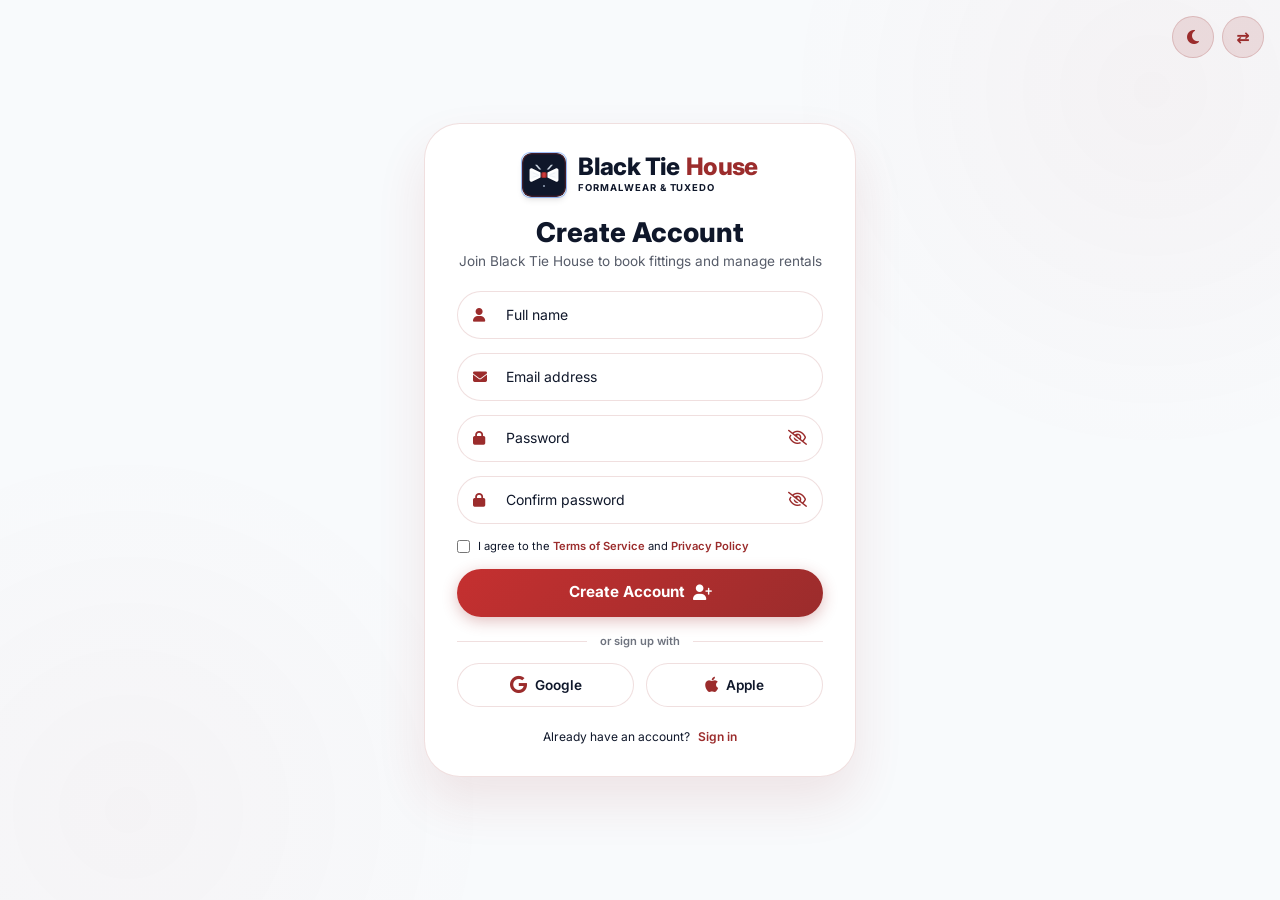
<file: signup.html>
<!DOCTYPE html>
<html lang="en" dir="ltr" data-theme="light">
<head>
    <meta charset="UTF-8">
    <meta name="viewport" content="width=device-width, initial-scale=1.0, height=device-height, viewport-fit=cover">
    <title>Sign Up · Black Tie House — Formalwear & Tuxedo</title>

    <link rel="icon" type="image/svg+xml" href="assets/logo-icon.svg?v=2">

    <!-- Tailwind CSS -->
    <script src="tailwind.js"></script>
    <script>
        tailwind.config = {
            darkMode: 'class',
            theme: {
                extend: {
                    colors: {
                        'bth-primary': 'var(--color-primary)',
                        'bth-primary-light': 'var(--color-primary-light)',
                        'bth-primary-dark': 'var(--color-primary-dark)',
                        'bth-primary-bright': 'var(--color-primary-bright)',
                        'bth-accent': 'var(--color-accent)',
                        'bg-warm': 'var(--color-bg-warm)',
                        'neutral-dark': 'var(--color-text-dark)',
                        'neutral-light': '#E8EDF2',
                        'dark-bg': '#0F172A',
                        'dark-card': '#141A24',
                        'dark-surface': '#1E293B',
                    },
                    fontFamily: {
                        'sans': ['Inter', '-apple-system', 'BlinkMacSystemFont', 'Segoe UI', 'Roboto', 'sans-serif'],
                        'display': ['Inter', 'sans-serif'],
                    },
                    animation: {
                        'fade-in': 'fadeIn 0.4s ease-out',
                        'slide-up': 'slideUp 0.5s ease-out',
                    },
                    keyframes: {
                        fadeIn: { '0%': { opacity: '0', transform: 'translateY(12px)' }, '100%': { opacity: '1', transform: 'translateY(0)' } },
                        slideUp: { '0%': { transform: 'translateY(30px)', opacity: '0' }, '100%': { transform: 'translateY(0)', opacity: '1' } },
                    }
                }
            }
        }
    </script>

    <!-- Fonts & Icons -->
    <link rel="preconnect" href="https://fonts.googleapis.com">
    <link rel="preconnect" href="https://fonts.gstatic.com" crossorigin>
    <link href="https://fonts.googleapis.com/css2?family=Inter:wght@300;400;500;600;700;800&display=swap" rel="stylesheet">
    <link rel="stylesheet" href="https://cdnjs.cloudflare.com/ajax/libs/font-awesome/6.6.0/css/all.min.css">

    <style>
        :root, [data-theme="light"] {
            --color-primary: #9B2C2C;
            --color-primary-light: #C53030;
            --color-primary-dark: #742A2A;
            --color-primary-bright: #C53030;
            --color-accent: #9B2C2C;
            --color-bg-warm: #F8FAFC;
            --color-text-dark: #0F172A;
            --color-rgb-primary: 155, 44, 44;
            --color-rgb-bright: 197, 48, 48;
        }

        html, body {
            height: 100%;
            overflow: hidden;
            margin: 0;
            padding: 0;
        }

        body {
            background-color: var(--color-bg-warm);
            color: var(--color-text-dark);
            display: flex;
            flex-direction: column;
            align-items: center;
            justify-content: center;
            position: relative;
            font-family: 'Inter', system-ui, sans-serif;
            transition: background-color 0.4s ease, color 0.4s ease;
        }

        .dark body {
            background-color: #0F172A;
            color: #E2E8F0;
        }

        .dark .text-neutral-dark { color: #E2E8F0; }
        .dark input, .dark select, .dark textarea { color: #FFFFFF !important; }

        /* Theme toggles — top-right */
        .theme-toggle-wrapper {
            position: fixed;
            top: 16px;
            right: 16px;
            z-index: 1000;
            display: flex;
            gap: 8px;
        }

        [dir="rtl"] .theme-toggle-wrapper {
            right: auto;
            left: 16px;
        }

        .toggle-btn {
            width: 42px;
            height: 42px;
            border-radius: 50%;
            display: inline-flex;
            align-items: center;
            justify-content: center;
            background: rgba(var(--color-rgb-primary), 0.12);
            color: var(--color-primary);
            transition: all 0.3s ease;
            border: 1px solid rgba(var(--color-rgb-primary), 0.2);
            cursor: pointer;
            font-size: 1rem;
            font-weight: bold;
        }

        .dark .toggle-btn {
            background: rgba(var(--color-rgb-bright), 0.12);
            color: var(--color-primary-bright);
            border-color: rgba(var(--color-rgb-bright), 0.2);
        }

        .toggle-btn:hover {
            transform: scale(1.08);
            background: var(--color-primary);
            color: #FFFFFF;
        }

        .dark .toggle-btn:hover {
            background: var(--color-primary-bright);
            color: #0F172A;
        }

        /* Signup Card */
        .signup-card {
            background: #FFFFFF;
            border-radius: 36px;
            padding: 1.8rem 2rem 1.8rem;
            box-shadow: 0 25px 50px rgba(var(--color-rgb-primary), 0.10);
            border: 1px solid rgba(var(--color-rgb-primary), 0.15);
            width: 100%;
            max-width: 460px;
            margin: 0 auto;
            transition: background-color 0.4s ease, border-color 0.4s ease;
        }

        .dark .signup-card {
            background: #141A24;
            border-color: rgba(var(--color-rgb-bright), 0.2);
            box-shadow: 0 25px 50px rgba(0, 0, 0, 0.5);
        }

        /* Input styling */
        .signup-input {
            width: 100%;
            padding: 0.8rem 1.2rem 0.8rem 3rem;
            border-radius: 50px;
            border: 1.5px solid rgba(var(--color-rgb-primary), 0.15);
            background: #FFFFFF;
            font-size: 0.9rem;
            transition: all 0.3s ease;
            color: var(--color-text-dark);
            font-family: 'Inter', sans-serif;
        }

        .dark .signup-input {
            background: #0F172A;
            border-color: rgba(var(--color-rgb-bright), 0.2);
            color: #E2E8F0;
        }

        .signup-input:focus {
            outline: none;
            border-color: var(--color-primary);
            box-shadow: 0 0 0 4px rgba(var(--color-rgb-primary), 0.15);
        }

        .dark .signup-input:focus {
            border-color: var(--color-primary-bright);
            box-shadow: 0 0 0 4px rgba(var(--color-rgb-bright), 0.12);
        }

        .signup-input::placeholder {
            color: rgba(var(--color-text-dark), 0.4);
        }
        .dark .signup-input::placeholder {
            color: rgba(226, 232, 240, 0.3);
        }

        /* Password wrapper */
        .password-wrapper {
            position: relative;
            width: 100%;
        }

        .password-wrapper .signup-input {
            padding-right: 3rem;
        }

        .toggle-password {
            position: absolute;
            right: 1rem;
            top: 50%;
            transform: translateY(-50%);
            cursor: pointer;
            color: var(--color-primary);
            font-size: 0.95rem;
            transition: color 0.2s;
            background: transparent;
            border: none;
            z-index: 5;
            display: flex;
            align-items: center;
            justify-content: center;
        }

        .dark .toggle-password {
            color: var(--color-primary-bright);
        }

        .toggle-password:hover {
            color: var(--color-primary-dark);
        }

        [dir="rtl"] .toggle-password {
            right: auto;
            left: 1rem;
        }

        [dir="rtl"] .password-wrapper .signup-input {
            padding-right: 1.2rem;
            padding-left: 3rem;
        }

        [dir="rtl"] .input-icon {
            left: auto;
            right: 1.1rem;
        }

        /* Primary button */
        .btn-bth {
            background: linear-gradient(135deg, var(--color-primary-light) 0%, var(--color-primary) 100%);
            color: #FFFFFF;
            font-weight: 700;
            padding: 0.8rem 1.5rem;
            border-radius: 50px;
            transition: all 0.3s ease;
            display: inline-flex;
            align-items: center;
            justify-content: center;
            width: 100%;
            font-size: 0.95rem;
            border: none;
            cursor: pointer;
            font-family: 'Inter', sans-serif;
            box-shadow: 0 4px 15px rgba(var(--color-rgb-primary), 0.3);
        }

        .dark .btn-bth {
            background: linear-gradient(135deg, var(--color-primary-bright) 0%, var(--color-primary) 100%);
            color: #0F172A;
            box-shadow: 0 4px 15px rgba(var(--color-rgb-bright), 0.3);
        }

        .btn-bth:hover {
            transform: translateY(-2px);
            box-shadow: 0 10px 25px rgba(var(--color-rgb-primary), 0.4);
        }

        .dark .btn-bth:hover {
            box-shadow: 0 10px 25px rgba(var(--color-rgb-bright), 0.4);
        }

        /* Social login buttons */
        .social-btn {
            flex: 1;
            padding: 0.7rem 0.5rem;
            border-radius: 50px;
            border: 1.5px solid rgba(var(--color-rgb-primary), 0.15);
            background: #FFFFFF;
            color: var(--color-text-dark);
            font-weight: 600;
            font-size: 0.85rem;
            display: inline-flex;
            align-items: center;
            justify-content: center;
            transition: all 0.25s ease;
            gap: 0.5rem;
            white-space: nowrap;
            cursor: pointer;
            font-family: 'Inter', sans-serif;
        }

        .dark .social-btn {
            background: #0F172A;
            border-color: rgba(var(--color-rgb-bright), 0.2);
            color: #E2E8F0;
        }

        .social-btn:hover {
            background: var(--color-bg-warm);
            border-color: var(--color-primary);
            transform: translateY(-2px);
        }

        .dark .social-btn:hover {
            background: rgba(var(--color-rgb-bright), 0.08);
            border-color: var(--color-primary-bright);
        }

        .social-btn i {
            font-size: 1.1rem;
            color: var(--color-primary);
        }

        .dark .social-btn i {
            color: var(--color-primary-bright);
        }

        /* Logo container */
        .logo-center {
            display: flex;
            flex-direction: column;
            align-items: center;
            justify-content: center;
            margin-bottom: 1rem;
        }

        .welcome-title {
            font-family: 'Inter', sans-serif;
            font-size: 1.7rem;
            font-weight: 800;
            color: var(--color-text-dark);
            margin-top: 1.25rem;
            margin-bottom: 0.1rem;
            text-align: center;
            line-height: 1.2;
        }

        .dark .welcome-title {
            color: #E2E8F0;
        }

        .welcome-subtitle {
            font-size: 0.85rem;
            color: var(--color-text-dark);
            text-align: center;
            margin-bottom: 0.25rem;
            font-weight: 400;
            opacity: 0.7;
        }

        .dark .welcome-subtitle {
            color: #E2E8F0;
        }

        /* Role selector */
        .role-selector {
            display: flex;
            gap: 0.4rem;
            background: rgba(var(--color-rgb-primary), 0.06);
            border-radius: 50px;
            padding: 0.2rem;
            border: 1px solid rgba(var(--color-rgb-primary), 0.1);
            margin-bottom: 0.8rem;
        }

        .dark .role-selector {
            background: rgba(var(--color-rgb-bright), 0.08);
            border-color: rgba(var(--color-rgb-bright), 0.15);
        }

        .role-btn {
            padding: 0.35rem 1rem;
            border-radius: 50px;
            font-size: 0.75rem;
            font-weight: 600;
            transition: all 0.3s ease;
            border: none;
            background: transparent;
            color: var(--color-text-dark);
            opacity: 0.7;
            cursor: pointer;
            font-family: 'Inter', sans-serif;
            flex: 1;
        }

        .dark .role-btn {
            color: #E2E8F0;
        }

        .role-btn.active {
            background: var(--color-primary);
            color: white;
            opacity: 1;
            box-shadow: 0 4px 12px rgba(var(--color-rgb-primary), 0.25);
        }

        .dark .role-btn.active {
            background: var(--color-primary-bright);
            color: #0F172A;
        }

        .role-btn:hover:not(.active) {
            background: rgba(var(--color-rgb-primary), 0.08);
        }

        .dark .role-btn:hover:not(.active) {
            background: rgba(var(--color-rgb-bright), 0.1);
        }

        /* Terms text */
        .terms-text {
            font-size: 0.7rem;
            color: var(--color-text-dark);
        }

        .dark .terms-text {
            color: #9CA3AF;
        }

        .terms-link {
            color: var(--color-primary);
            font-weight: 600;
            text-decoration: none;
        }

        .dark .terms-link {
            color: var(--color-primary-bright);
        }

        .terms-link:hover {
            text-decoration: underline;
            color: var(--color-primary-dark);
        }

        .dark .terms-link:hover {
            color: var(--color-primary-light);
        }

        /* Divider */
        .divider {
            display: flex;
            align-items: center;
            text-align: center;
            margin: 1rem 0 0.8rem;
        }

        .divider::before,
        .divider::after {
            content: '';
            flex: 1;
            border-bottom: 1px solid rgba(var(--color-rgb-primary), 0.15);
        }

        .dark .divider::before,
        .dark .divider::after {
            border-bottom-color: rgba(var(--color-rgb-bright), 0.2);
        }

        .divider span {
            font-size: 0.7rem;
            padding: 0 0.8rem;
            color: var(--color-text-dark);
            font-weight: 600;
            opacity: 0.6;
        }

        .dark .divider span {
            color: #9CA3AF;
        }

        .custom-checkbox {
            accent-color: var(--color-primary);
        }

        .dark .custom-checkbox {
            accent-color: var(--color-primary-bright);
        }

        a {
            transition: all 0.2s ease;
        }

        /* Background decorative glow */
        .bg-glow {
            position: fixed;
            top: -30%;
            right: -20%;
            width: 60%;
            height: 80%;
            background: radial-gradient(circle, rgba(var(--color-rgb-primary), 0.04) 0%, transparent 70%);
            pointer-events: none;
            z-index: 0;
        }

        .dark .bg-glow {
            background: radial-gradient(circle, rgba(var(--color-rgb-bright), 0.04) 0%, transparent 70%);
        }

        .bg-glow-left {
            position: fixed;
            bottom: -30%;
            left: -20%;
            width: 60%;
            height: 80%;
            background: radial-gradient(circle, rgba(var(--color-rgb-primary), 0.03) 0%, transparent 70%);
            pointer-events: none;
            z-index: 0;
        }

        .dark .bg-glow-left {
            background: radial-gradient(circle, rgba(var(--color-rgb-bright), 0.03) 0%, transparent 70%);
        }

        .container-tight {
            max-width: 480px;
            width: 100%;
            padding: 0 1.5rem;
        }

        /* Responsive */
        @media (max-height: 650px) {
            .signup-card { padding: 0.8rem 1.5rem; transform: scale(0.94); transform-origin: center; }
            .logo-center { margin-bottom: 0.3rem; }
            .welcome-title { font-size: 1.2rem; margin-top: 0.25rem; }
            .welcome-subtitle { font-size: 0.75rem; margin-bottom: 0.15rem; }
            .signup-input { padding: 0.5rem 0.8rem 0.5rem 2.5rem; font-size: 0.8rem; }
            .btn-bth { padding: 0.5rem 1rem; font-size: 0.85rem; }
            .theme-toggle-wrapper { top: 8px; right: 8px; }
            .toggle-btn { width: 34px; height: 34px; font-size: 0.8rem; }
            .divider { margin: 0.6rem 0; }
            .social-btn { padding: 0.4rem 0.5rem; font-size: 0.75rem; }
            .role-selector { margin-bottom: 0.4rem; }
            .role-btn { padding: 0.2rem 0.6rem; font-size: 0.65rem; }
        }

        @media (max-width: 380px) {
            .signup-card { padding: 1.2rem 1.2rem; border-radius: 24px; }
            .welcome-title { font-size: 1.2rem; }
            .signup-input { padding: 0.6rem 0.8rem 0.6rem 2.6rem; font-size: 0.8rem; }
            .social-btn { padding: 0.4rem 0.3rem; font-size: 0.75rem; gap: 0.3rem; }
            .social-btn i { font-size: 0.9rem; }
        }

        @media (max-width: 480px) {
            .theme-toggle-wrapper { top: 12px; right: 12px; }
            [dir="rtl"] .theme-toggle-wrapper { left: 12px; right: auto; }
        }
    </style>
</head>

<body>

    <!-- Background Glows -->
    <div class="bg-glow"></div>
    <div class="bg-glow-left"></div>

    <!-- ===== THEME TOGGLES - TOP-RIGHT ===== -->
    <div class="theme-toggle-wrapper">
        <button id="theme-toggle" class="toggle-btn" title="Dark / Light">
            <i class="fas fa-moon dark:hidden"></i>
            <i class="fas fa-sun hidden dark:inline"></i>
        </button>
        <button id="rtl-toggle" class="toggle-btn" title="RTL / LTR">
            ⇄
        </button>
    </div>

    <!-- ===== SIGNUP CARD ===== -->
    <div class="container-tight relative z-10">
        <div class="signup-card animate-fade-in">

            <!-- ===== LOGO - CENTERED ===== -->
            <div class="logo-center">
                <a href="index.html" class="flex items-center gap-3 group shrink-0 transition-transform duration-200 hover:scale-[1.02] inline-flex">
                    <img src="assets/logo-icon.svg" alt="Black Tie House" class="w-11 h-11 rounded-lg shadow-md shrink-0 object-contain ring-1 ring-border dark:ring-white/15 transition-transform duration-300 group-hover:scale-105">
                    <div class="flex flex-col text-left">
                        <div class="flex items-baseline">
                            <span class="text-2xl font-extrabold tracking-tight text-neutral-dark dark:text-white leading-none">Black Tie</span>
                            <span class="text-2xl font-extrabold tracking-tight text-bth-accent dark:text-red-400 leading-none ml-1.5">House</span>
                        </div>
                        <span class="text-[9.5px] font-bold tracking-widest text-neutral-dark/60 dark:text-gray-400 uppercase mt-0.5">Formalwear & Tuxedo</span>
                    </div>
                </a>

                <h1 class="welcome-title">Create Account</h1>
                <p class="welcome-subtitle">Join Black Tie House to book fittings and manage rentals</p>
            </div>

           

            <!-- ===== SIGNUP FORM ===== -->
            <form id="signupForm" class="space-y-3.5">

                <!-- Full Name -->
                <div class="relative">
                    <span class="absolute inset-y-0 left-0 flex items-center pl-4 text-bth-primary input-icon">
                        <i class="fas fa-user w-4 text-sm"></i>
                    </span>
                    <input type="text" id="fullName" name="name" placeholder="Full name" required
                        class="signup-input text-sm md:text-sm">
                </div>

                <!-- Email -->
                <div class="relative">
                    <span class="absolute inset-y-0 left-0 flex items-center pl-4 text-bth-primary input-icon">
                        <i class="fas fa-envelope w-4 text-sm"></i>
                    </span>
                    <input type="email" id="email" name="email" placeholder="Email address" required
                        class="signup-input text-sm md:text-sm">
                </div>

               

                <!-- Password with eye -->
                <div class="password-wrapper">
                    <span class="absolute inset-y-0 left-0 flex items-center pl-4 text-bth-primary input-icon">
                        <i class="fas fa-lock w-4 text-sm"></i>
                    </span>
                    <input type="password" id="signup-password" name="password" placeholder="Password" required
                        class="signup-input text-sm md:text-sm">
                    <button type="button" class="toggle-password" data-target="signup-password"
                        aria-label="Show password">
                        <i class="far fa-eye-slash"></i>
                    </button>
                </div>

                <!-- Confirm Password with eye -->
                <div class="password-wrapper">
                    <span class="absolute inset-y-0 left-0 flex items-center pl-4 text-bth-primary input-icon">
                        <i class="fas fa-lock w-4 text-sm"></i>
                    </span>
                    <input type="password" id="signup-confirm-password" name="confirm_password"
                        placeholder="Confirm password" required class="signup-input text-sm md:text-sm">
                    <button type="button" class="toggle-password" data-target="signup-confirm-password"
                        aria-label="Show password">
                        <i class="far fa-eye-slash"></i>
                    </button>
                </div>

                <!-- Terms -->
                <div class="flex items-start space-x-2 rtl:space-x-reverse mt-1">
                    <input type="checkbox" id="terms"
                        class="mt-0.5 rounded border-gray-300 dark:border-gray-600 custom-checkbox"
                        required>
                    <label for="terms" class="terms-text">
                        I agree to the <a href="#" class="terms-link" id="termsLink">Terms of Service</a> and
                        <a href="#" class="terms-link" id="privacyLink">Privacy Policy</a>
                    </label>
                </div>

                <!-- Submit -->
                <button type="submit" class="btn-bth mt-1">
                    Create Account <i class="fas fa-user-plus ml-2"></i>
                </button>
            </form>

            <!-- ===== Divider + Social ===== -->
            <div class="divider">
                <span>or sign up with</span>
            </div>

            <div class="flex gap-3">
                <button class="social-btn" id="googleSignupBtn">
                    <i class="fab fa-google"></i>
                    <span>Google</span>
                </button>
                <button class="social-btn" id="appleSignupBtn">
                    <i class="fab fa-apple"></i>
                    <span>Apple</span>
                </button>
            </div>

            <!-- ===== LOGIN LINK ===== -->
            <div class="mt-4 text-center">
                <span class="text-xs text-neutral-dark/60 dark:text-gray-400">Already have an account?</span>
                <a href="login.html"
                    class="text-xs font-semibold text-bth-primary dark:text-bth-primary-bright ml-1 rtl:mr-1 hover:underline">
                    Sign in
                </a>
                
            </div>

        </div>
    </div>

    <!-- ===== SCRIPTS ===== -->
    <script>
        document.addEventListener('DOMContentLoaded', () => {
            // 1. Theme Toggle
            const themeBtn = document.getElementById('theme-toggle');
            function setTheme(isDark) {
                if (isDark) {
                    document.documentElement.classList.add('dark');
                    document.documentElement.setAttribute('data-theme', 'dark');
                } else {
                    document.documentElement.classList.remove('dark');
                    document.documentElement.setAttribute('data-theme', 'light');
                }
                const moon = themeBtn?.querySelector('.fa-moon');
                const sun = themeBtn?.querySelector('.fa-sun');
                if (isDark) { moon?.classList.add('hidden'); sun?.classList.remove('hidden'); }
                else { moon?.classList.remove('hidden'); sun?.classList.add('hidden'); }
                localStorage.setItem('theme', isDark ? 'dark' : 'light');
            }

            if (themeBtn) {
                themeBtn.addEventListener('click', () => {
                    setTheme(!document.documentElement.classList.contains('dark'));
                });
            }

            const savedTheme = localStorage.getItem('theme');
            setTheme(savedTheme === 'dark');

            // 2. RTL Toggle
            const rtlBtn = document.getElementById('rtl-toggle');
            function setRTL(isRTL) {
                document.documentElement.setAttribute('dir', isRTL ? 'rtl' : 'ltr');
                localStorage.setItem('dir', isRTL ? 'rtl' : 'ltr');
            }

            const savedDir = localStorage.getItem('dir');
            setRTL(savedDir === 'rtl');

            if (rtlBtn) {
                rtlBtn.addEventListener('click', () => {
                    setRTL(document.documentElement.getAttribute('dir') !== 'rtl');
                });
            }

            // 3. Password Toggle
            document.querySelectorAll('.toggle-password').forEach(button => {
                button.addEventListener('click', function(e) {
                    e.preventDefault();
                    const targetId = this.getAttribute('data-target');
                    const input = document.getElementById(targetId);
                    if (input) {
                        const type = input.getAttribute('type') === 'password' ? 'text' : 'password';
                        input.setAttribute('type', type);
                        const icon = this.querySelector('i');
                        if (icon) {
                            icon.classList.toggle('fa-eye-slash');
                            icon.classList.toggle('fa-eye');
                        }
                    }
                });
            });

            // 4. Role Selector
            const roleBtns = document.querySelectorAll('.role-btn');
            let selectedRole = 'client';

            roleBtns.forEach(btn => {
                btn.addEventListener('click', () => {
                    roleBtns.forEach(b => b.classList.remove('active'));
                    btn.classList.add('active');
                    selectedRole = btn.dataset.role;
                });
            });

            // 5. Social login placeholder
            document.getElementById('googleSignupBtn').addEventListener('click', function() {
                alert('Sign up with Google — coming soon. For now, use the demo form.');
            });
            document.getElementById('appleSignupBtn').addEventListener('click', function() {
                alert('Sign up with Apple — coming soon. For now, use the demo form.');
            });

            // 6. Demo signup — redirect based on role
            document.getElementById('signupForm').addEventListener('submit', function(e) {
                e.preventDefault();
                // Simple password match check
                const password = document.getElementById('signup-password').value;
                const confirm = document.getElementById('signup-confirm-password').value;
                if (password !== confirm) {
                    alert('Passwords do not match. Please try again.');
                    return;
                }
                if (!document.getElementById('terms').checked) {
                    alert('Please agree to the Terms of Service and Privacy Policy.');
                    return;
                }

                const roleMap = {
                    'client': 'client.html',
                    'admin': 'admin.html'
                };

                const redirectUrl = roleMap[selectedRole] || 'index.html';
                window.location.href = redirectUrl;
            });

            // 7. Terms & Privacy links
            document.getElementById('termsLink').addEventListener('click', function(e) {
                e.preventDefault();
                alert('Terms of Service — coming soon.');
            });
            document.getElementById('privacyLink').addEventListener('click', function(e) {
                e.preventDefault();
                alert('Privacy Policy — coming soon.');
            });
        });
    </script>

</body>
</html>
</file>
